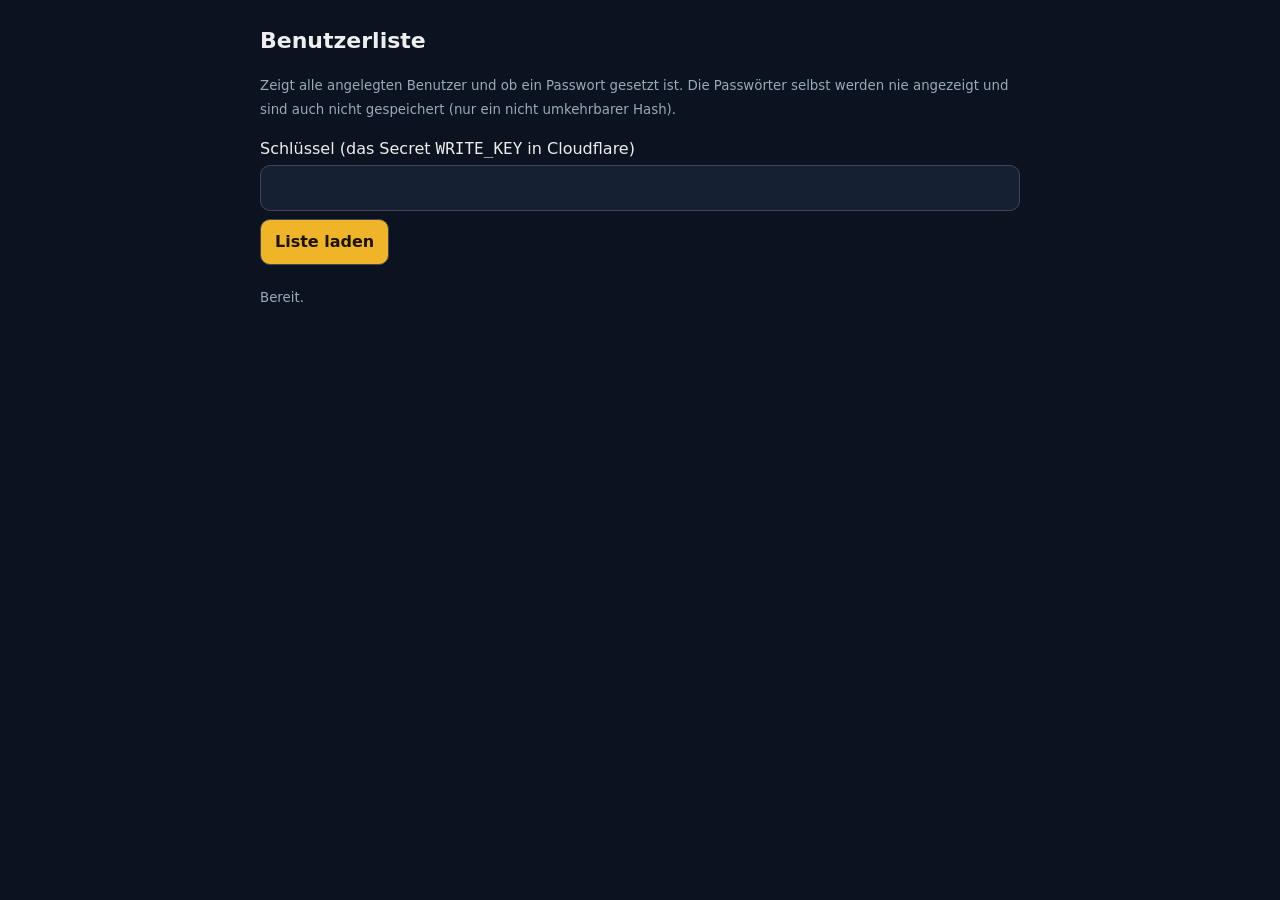
<file: benutzer-liste.html>
<!doctype html>
<html lang="de"><head><meta charset="utf-8"><meta name="viewport" content="width=device-width,initial-scale=1">
<title>Benutzerliste</title>
<style>
body{font:16px/1.5 system-ui;max-width:760px;margin:24px auto;padding:0 16px;background:#0b1220;color:#eee}
input,button{font:inherit;padding:10px 14px;border-radius:10px;border:1px solid #445;background:#162033;color:#eee;margin:4px 0}
input{width:100%;box-sizing:border-box}
button{background:#f0b429;color:#1b1404;font-weight:700;cursor:pointer;margin-right:6px}button.sec{background:#162033;color:#eee}button.del{background:#7f1d1d;color:#fff;padding:6px 12px;margin:0}
table{width:100%;border-collapse:collapse;margin-top:12px}th,td{padding:8px 10px;border-bottom:1px solid #26334d;text-align:left}th{color:#9ab;font-weight:600}
.ja{color:#f0b429;font-weight:700}.nein{color:#7bd88f}small{color:#9ab}h1{font-size:22px}.sys td:first-child{color:#9ab}
</style></head><body>
<h1>Benutzerliste</h1>
<p><small>Zeigt alle angelegten Benutzer und ob ein Passwort gesetzt ist. Die Passwörter selbst werden nie angezeigt und sind auch nicht gespeichert (nur ein nicht umkehrbarer Hash).</small></p>
<label>Schlüssel (das Secret <code>WRITE_KEY</code> in Cloudflare)
<input id="key" type="password" autocomplete="off"></label>
<button id="go" type="button">Liste laden</button>
<button id="csv" class="sec" type="button" hidden>Als Datei speichern (CSV)</button>
<p id="msg"><small>Bereit.</small></p>
<table id="tab" hidden><thead><tr><th>Benutzer</th><th>Passwort</th><th>Verknüpft</th><th>Zuletzt geändert</th><th></th></tr></thead><tbody></tbody></table>
<script>
const $=id=>document.getElementById(id);
const BASE=/github\.io$/.test(location.hostname)?"https://musik.carag.workers.dev":"";
let rows=[];
const fmt=s=>s?new Date(s).toLocaleString("de-AT",{dateStyle:"medium",timeStyle:"short"}):"–";
async function load(){
  $("msg").textContent="Bitte warten …";
  try{
    const r=await fetch(BASE+"/api/users",{headers:{"x-write-key":$("key").value}});
    const j=await r.json().catch(()=>({}));
    if(!r.ok||!j.ok){$("msg").textContent=j.fehler||("Fehler "+r.status);return;}
    rows=j.benutzer; const tb=$("tab").querySelector("tbody"); tb.replaceChildren();
    rows.forEach(u=>{const tr=document.createElement("tr"); if(u.system)tr.className="sys";
      [u.name+(u.system?" (Voreinstellung)":""),u.passwort?"ja":"nein",u.verknuepft||"–",fmt(u.geaendert)].forEach((t,i)=>{const td=document.createElement("td");td.textContent=t;if(i===1)td.className=u.passwort?"ja":"nein";tr.append(td);});
      const tdx=document.createElement("td");
      if(!u.system){const b=document.createElement("button");b.type="button";b.className="del";b.textContent="Löschen";b.onclick=()=>del(u.name);tdx.append(b);}
      tr.append(tdx); tb.append(tr);});
    $("tab").hidden=false; $("csv").hidden=false;
    $("msg").textContent=j.anzahl+" Einträge (Stand "+new Date().toLocaleString("de-AT")+")";
  }catch(e){$("msg").textContent="Server nicht erreichbar.";}
}
async function del(name){
  if(!$("key").value){$("msg").textContent="Bitte oben zuerst den Schlüssel (WRITE_KEY) eingeben.";return;}
  if(!confirm("Benutzer „"+name+"“ wirklich löschen?\nDer Benutzer und seine Voreinstellungen werden auf dem Server gelöscht."))return;
  try{
    const r=await fetch(BASE+"/user/"+encodeURIComponent(name),{method:"DELETE",headers:{"x-write-key":$("key").value}});
    const j=await r.json().catch(()=>({}));
    if(!r.ok){$("msg").textContent=r.status===401?"Schlüssel falsch.":(j.fehler||"Löschen fehlgeschlagen ("+r.status+").");return;}
    await load(); $("msg").textContent="„"+name+"“ gelöscht. "+$("msg").textContent;
  }catch(e){$("msg").textContent="Server nicht erreichbar.";}
}
$("go").onclick=load; $("key").addEventListener("keydown",e=>{if(e.key==="Enter")load();});
$("csv").onclick=()=>{
  const lines=["Benutzer;Passwort;Verknüpft;Zuletzt geändert",...rows.map(u=>[u.name,u.passwort?"ja":"nein",u.verknuepft,u.geaendert].join(";"))];
  const a=document.createElement("a");a.href=URL.createObjectURL(new Blob(["﻿"+lines.join("\r\n")],{type:"text/csv"}));a.download="benutzer.csv";a.click();
};
</script></body></html>
</file>
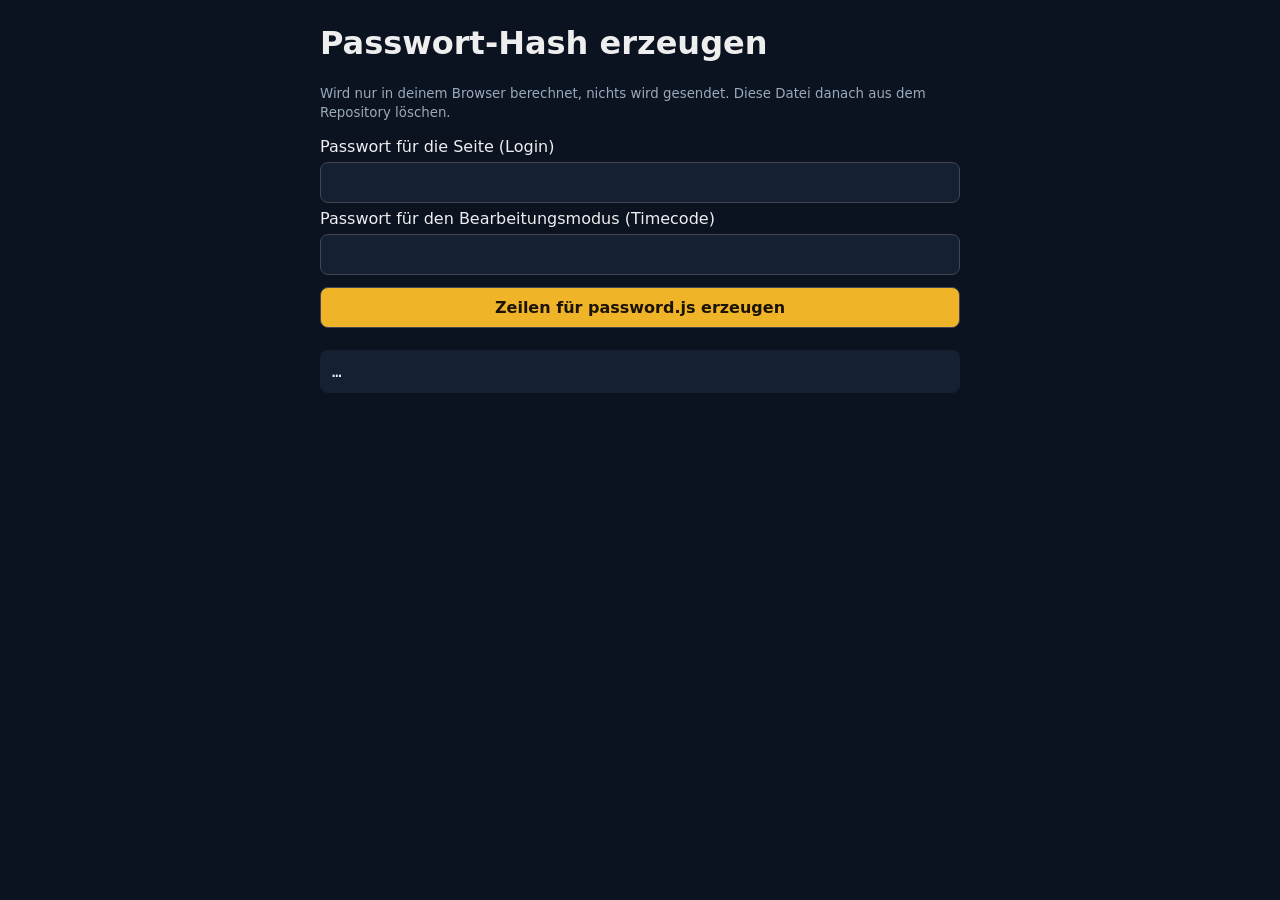
<file: passwort-hash.html>
<!doctype html>
<html lang="de"><head><meta charset="utf-8"><meta name="viewport" content="width=device-width,initial-scale=1">
<title>Passwort-Hash</title>
<style>body{font:16px system-ui;max-width:640px;margin:24px auto;padding:0 16px;background:#0b1220;color:#eee}input,button{font:inherit;padding:10px;border-radius:8px;border:1px solid #445;background:#162033;color:#eee;width:100%;box-sizing:border-box;margin:6px 0}button{background:#f0b429;color:#1b1404;font-weight:700;cursor:pointer}pre{background:#162033;padding:12px;border-radius:8px;white-space:pre-wrap;word-break:break-all}small{color:#9ab}</style></head><body>
<h1>Passwort-Hash erzeugen</h1>
<p><small>Wird nur in deinem Browser berechnet, nichts wird gesendet. Diese Datei danach aus dem Repository löschen.</small></p>
<label>Passwort für die Seite (Login)<input id="a" type="text" autocomplete="off"></label>
<label>Passwort für den Bearbeitungsmodus (Timecode)<input id="t" type="text" autocomplete="off"></label>
<button id="go" type="button">Zeilen für password.js erzeugen</button>
<pre id="out">…</pre>
<script>
async function h(x){const b=await crypto.subtle.digest("SHA-256",new TextEncoder().encode("jw-musik:"+x));return [...new Uint8Array(b)].map(v=>v.toString(16).padStart(2,"0")).join("")}
document.getElementById("go").onclick=async()=>{const a=document.getElementById("a").value,t=document.getElementById("t").value;
document.getElementById("out").textContent=
 (a?`window.APP_PASSWORD_HASH = "${await h(a)}";\n`:"")+(t?`window.TIMECODE_PASSWORD_HASH = "${await h(t)}";\n`:"")+"\n// Die alten Zeilen window.APP_PASSWORD = ... und window.TIMECODE_PASSWORD = ... löschen!";};
</script></body></html>
</file>
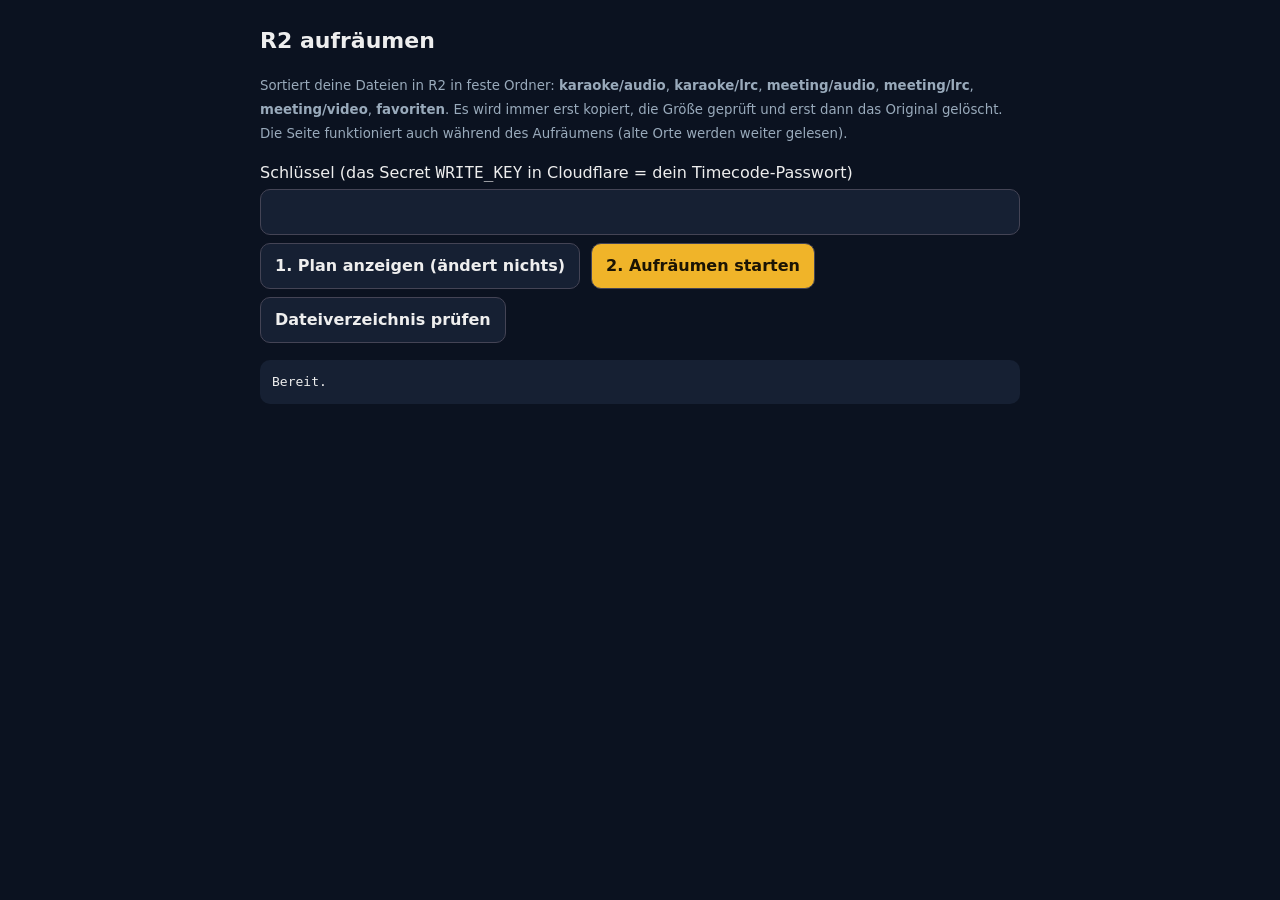
<file: r2-aufraeumen.html>
<!doctype html>
<html lang="de"><head><meta charset="utf-8"><meta name="viewport" content="width=device-width,initial-scale=1">
<title>R2 aufräumen</title>
<style>
body{font:16px/1.5 system-ui;max-width:760px;margin:24px auto;padding:0 16px;background:#0b1220;color:#eee}
input,button{font:inherit;padding:10px 14px;border-radius:10px;border:1px solid #445;background:#162033;color:#eee;margin:4px 0}
input{width:100%;box-sizing:border-box}
button{background:#f0b429;color:#1b1404;font-weight:700;cursor:pointer;margin-right:6px}button.sec{background:#162033;color:#eee}button:disabled{opacity:.5}
pre{background:#162033;padding:12px;border-radius:10px;white-space:pre-wrap;word-break:break-all;max-height:50vh;overflow:auto;font-size:13px}
small{color:#9ab}h1{font-size:22px}
</style></head><body>
<h1>R2 aufräumen</h1>
<p><small>Sortiert deine Dateien in R2 in feste Ordner: <b>karaoke/audio</b>, <b>karaoke/lrc</b>, <b>meeting/audio</b>, <b>meeting/lrc</b>, <b>meeting/video</b>, <b>favoriten</b>. Es wird immer erst kopiert, die Größe geprüft und erst dann das Original gelöscht. Die Seite funktioniert auch während des Aufräumens (alte Orte werden weiter gelesen).</small></p>
<label>Schlüssel (das Secret <code>WRITE_KEY</code> in Cloudflare = dein Timecode-Passwort)
<input id="key" type="password" autocomplete="off"></label>
<button id="plan" class="sec" type="button">1. Plan anzeigen (ändert nichts)</button>
<button id="run" type="button">2. Aufräumen starten</button>
<button id="idx" class="sec" type="button">Dateiverzeichnis prüfen</button>
<pre id="out">Bereit.</pre>
<script>
const $=id=>document.getElementById(id), out=t=>{$("out").textContent=t};
const hdr=()=>({"x-write-key":$("key").value});
async function call(path,opt={}){const r=await fetch(path,{...opt,headers:{...hdr(),...(opt.headers||{})}});const j=await r.json().catch(()=>({}));if(!r.ok||j.ok===false)throw new Error(j.fehler||("Fehler "+r.status));return j}
$("plan").onclick=async()=>{try{const j=await call("/api/r2-plan");out(j.anzahl+" Dateien werden verschoben:\n\n"+j.verschieben.map(m=>m.from+"\n   → "+m.to).join("\n")+(j.unveraendert_gelassen.length?"\n\nNicht zugeordnet (bleiben liegen):\n"+j.unveraendert_gelassen.join("\n"):""))}catch(e){out("⚠ "+e.message)}};
$("run").onclick=async()=>{
  if(!confirm("Dateien in R2 jetzt verschieben?"))return; $("run").disabled=true; let log="",total=0;
  try{ for(let i=0;i<500;i++){ const j=await call("/api/r2-run?limit=6",{method:"POST"}); total+=j.erledigt.length;
      log+=j.erledigt.map(m=>"✓ "+m.from+" → "+m.to).join("\n")+(j.erledigt.length?"\n":"")+j.probleme.map(m=>"⚠ "+m.from+": "+m.fehler).join("\n")+(j.probleme.length?"\n":"");
      out("Erledigt: "+total+" | noch offen: "+j.verbleibend+"\n\n"+log);
      if(!j.erledigt.length||j.verbleibend<=0)break; }
    out("Fertig. Verschoben: "+total+"\n\n"+log); }catch(e){out("⚠ "+e.message+"\n\n"+log)} $("run").disabled=false};
$("idx").onclick=async()=>{try{const r=await fetch("/api/media-index?refresh=1");const j=await r.json();out(JSON.stringify(j.anzahl,null,1)+"\n\nMeeting-Audio: "+Object.keys(j.meeting.audio).join(", ")+"\nVideos: "+Object.keys(j.meeting.video).join(", ")+"\nMeeting-Texte: "+Object.keys(j.meeting.lrc).join(", ")+"\nKaraoke-Audio: "+Object.keys(j.karaoke.audio).length+" Lieder")}catch(e){out("⚠ "+e.message)}};
</script></body></html>
</file>
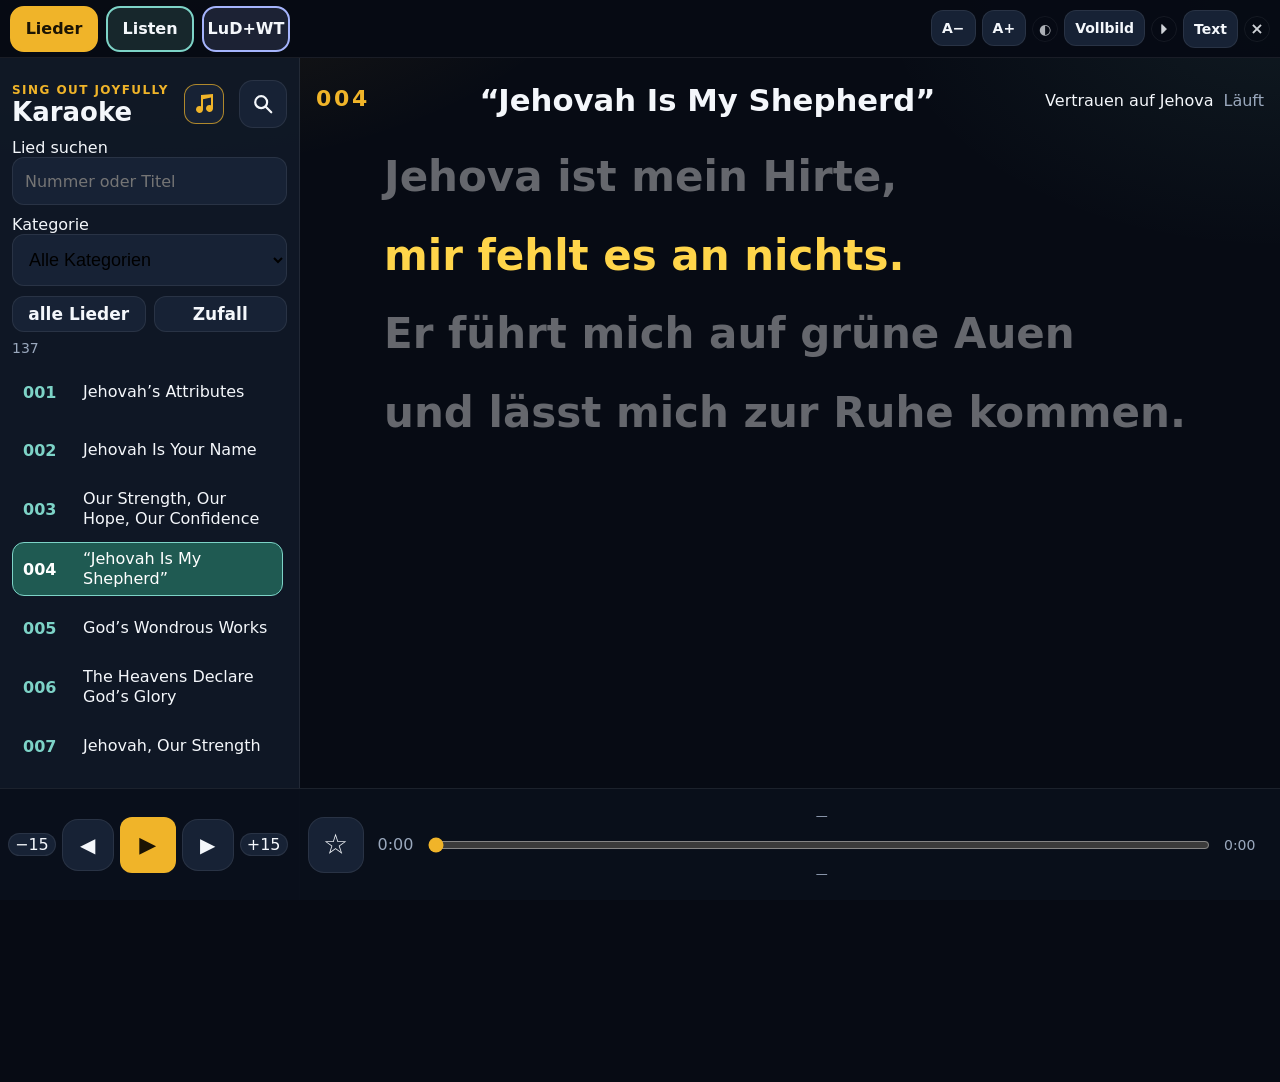
<file: vorschau.html>
<!DOCTYPE html>
<html lang="de">
<head>
<meta charset="UTF-8" />
<meta name="viewport" content="width=device-width, initial-scale=1" />
<meta name="robots" content="noindex" />
<title>Design-Vorschau</title>
<link rel="stylesheet" href="style.css" />
<link rel="stylesheet" href="skins.css" />
<link rel="stylesheet" href="skins2.css" />
<link rel="stylesheet" href="skins3.css" />
<link rel="stylesheet" href="skins4.css" />
<link rel="stylesheet" href="skins5.css" />
<link rel="stylesheet" href="covers.css" />
<link rel="stylesheet" href="v116.css" />
<link rel="stylesheet" href="v118.css" />
<link rel="stylesheet" href="v119.css" />
<link rel="stylesheet" href="v124.css" />
<link rel="stylesheet" href="v125.css" />
<link rel="stylesheet" href="v126.css" />
<link rel="stylesheet" href="v128.css" />
<link rel="stylesheet" href="v130.css" />
<link rel="stylesheet" href="v131.css" />
<link rel="stylesheet" href="v148.css" />
<style>
#toTopBtn,.tags-mini,.egg{display:none!important} html,body{overflow:hidden} body *{pointer-events:none} #loginGate,#titleIntro{display:none!important}
.pv-hide{display:none!important}
.pv-stage-car{position:relative;width:100%;height:100%;min-height:300px;perspective:1400px;overflow:hidden}
.pv-stage-car .sc-item{position:absolute;left:50%;top:50%;object-fit:cover;border-radius:3.5%;box-shadow:0 18px 50px rgba(0,0,0,.55);background:var(--panel-2)}
.pv-cv{background:linear-gradient(135deg,var(--panel-2),var(--accent));display:block}
.pv-over{position:fixed;inset:0;z-index:9000;overflow:hidden;background:var(--bg)}
@media (max-width:760px){ body.pv-start:not(.pv-side) aside, body.pv-kar:not(.pv-side) aside, body.pv-play:not(.pv-side) aside { display:none!important } }
.pv-over.cg .cg-body{overflow:hidden}
.pv-set{position:fixed;inset:0;z-index:9000;display:grid;place-items:center;background:var(--bg);overflow:hidden}
.pv-set .login-card{max-height:96%;overflow:hidden;width:min(94%,760px)}
</style>
</head>
<body class="no-verbar tesla-tab-list">
<header class="topbar">
    <div class="tb-main">
      <button id="menuToggle" class="lieder-toggle" type="button" aria-expanded="true">Lieder</button>
      <button id="eigeneToggle" class="lieder-toggle" type="button" aria-pressed="false">Listen</button>
      <button id="ludwtToggle" class="lieder-toggle" type="button" aria-pressed="false">LuD+WT</button>
    </div>
    <div class="tb-tools">
    <div id="listTools" class="list-tools" hidden>
      <button id="listSmaller" class="ghost" type="button" aria-label="Liste kleiner">A−</button>
      <button id="listLarger" class="ghost" type="button" aria-label="Liste größer">A+</button>
      <button id="coverGalleryBtn" class="ghost cover-gal-btn" type="button" aria-label="Cover-Galerie" title="Cover-Galerie"><svg viewBox="0 0 24 24" width="22" height="22" aria-hidden="true" fill="currentColor"><path d="M3 3h8v8H3zm10 0h8v8h-8zM3 13h8v8H3zm10 0h8v8h-8z"/></svg></button>
      <button id="splitLeft" class="ghost" type="button" aria-label="Liste schmaler">←</button>
      <button id="splitRight" class="ghost" type="button" aria-label="Liste breiter">→</button>
    </div>
    <div id="favTools" class="fav-tools-main" hidden>
      <button id="syncFav" class="chip" type="button">Einstellungen</button>
    </div>
    <div class="top-actions">
      <button id="smallerBtn" class="ghost" type="button" aria-label="Schrift kleiner">A−</button>
      <button id="largerBtn" class="ghost" type="button" aria-label="Schrift größer">A+</button>
      <button id="themeBtn" class="ghost" type="button" aria-label="Design wechseln" title="Design wechseln">◐</button>
      <button id="remoteBtn" class="ghost" type="button" hidden title="Sync mit anderem Gerät (Fernsteuerung)">Sync</button>
      <button id="fullscreenBtn" class="ghost" type="button">Vollbild</button>
      <button id="autoStartBtn" class="ghost auto-ico" type="button" aria-pressed="false" aria-label="Autoplay beim Öffnen">⏵</button>
      <button id="refreshBtn" class="ghost" type="button" hidden>Neu laden</button>
      <a id="lyricsLink" class="ghost text-link" href="https://www.jw.org/en/library/music-songs/sing-out-joyfully/" target="_blank" rel="noopener">Text</a>
      <button id="closeSidebar" class="ghost x-ico" type="button" aria-label="Auswahlliste ausblenden" title="Auswahlliste ausblenden">×</button>
      <button id="logoutBtn" class="ghost" type="button" hidden>Logout</button>
    </div>
    </div>
  </header>
  <div class="app">
    <aside id="sidebar" class="sidebar">
      <header class="brand">
        <div>
          <p class="eyebrow">Sing Out Joyfully</p>
          <h1><button id="homeBtn" class="home-link" type="button">Karaoke</button><button id="ludwtSingle" class="mode-ico" type="button" aria-pressed="false" aria-label="Lieder einzeln abspielen (danach stoppen)" title="Lieder einzeln: nach jedem Lied stoppen. Aus: alle der Reihe nach.">■</button><button id="listRepeat" class="mode-ico" type="button" aria-pressed="true" aria-label="Liste wiederholen" title="Liste nach dem Ende wiederholen (auch im Zufallsmodus)">↻</button></h1>
        </div>
        <button id="playerToggle" class="ghost player-icon" type="button" aria-label="Player" aria-pressed="true"></button>
        <button id="lyricSearchToggle" class="ghost" type="button" aria-label="im Liedtext suchen"><svg viewBox="0 0 24 24" width="22" height="22" aria-hidden="true" fill="none" stroke="currentColor" stroke-width="2.4" stroke-linecap="round"><circle cx="10" cy="10" r="6.5"/><path d="M15 15l6 6"/></svg></button>
      </header>

      <div id="playlistBar" class="playlist-bar" hidden>
        <label id="playlistSelectWrap" class="search-wrap" hidden>
          <span class="sr-only">Liste</span>
          <select id="playlistSelect">
            <option value="">Liste wählen</option>
          </select>
        </label>
        <div id="playlistButtons" class="playlist-list"></div>
        <div id="playlistCreateBox" class="playlist-create" hidden>
          <input id="playlistName" type="text" placeholder="Name der Liste" autocomplete="off" />
          <button id="playlistCreate" class="chip" type="button">Erstellen</button>
        </div>
        <div id="playlistEdit" class="edit-tools" hidden>
          <input id="playlistRename" type="text" placeholder="Name ändern" autocomplete="off" />
          <button id="playlistRenameBtn" class="chip" type="button">Umbenennen</button>
          <button id="playlistDelete" class="chip danger" type="button">Löschen</button>
          <button id="playlistDeleteConfirm" class="chip danger" type="button" hidden>Wirklich löschen?</button>
        </div>
      </div>

      <div id="ludwtBar" class="playlist-bar ludwt-bar" hidden>
        <label class="search-wrap">
          <span class="sr-only">Woche</span>
          <select id="ludwtWeek" aria-label="Woche wählen"></select>
        </label>
        <button id="ludwtPlay" class="chip" type="button">▶ Woche abspielen</button>
        <div class="ludwt-nav">
          <button id="ludwtPrev" class="chip" type="button" aria-label="Woche davor"><span class="nv-t">◀ Woche zurück</span><small class="nv-d"></small></button>
          <button id="ludwtNext" class="chip" type="button" aria-label="Woche danach"><span class="nv-t">Woche vor ▶</span><small class="nv-d"></small></button>
        </div>
        <p id="ludwtInfo" class="ludwt-info"></p>
      </div>

      <label id="lyricSearchWrap" class="search-wrap" hidden>
        <span class="sr-only">im Liedtext suchen</span>
        <input id="lyricSearch" type="search" inputmode="search" placeholder="im Liedtext suchen" autocomplete="off" />
      </label>

      <label class="search-wrap">
        <span class="sr-only">Lied suchen</span>
        <input id="songSearch" type="search" inputmode="search" placeholder="Nummer oder Titel" autocomplete="off" />
      </label>

      <label class="search-wrap">
        <span class="sr-only">Kategorie</span>
        <select id="categoryFilter">
          <option value="">Alle Kategorien</option>
        </select>
      </label>
      <div id="categoryList" class="cat-list" hidden></div>
      <div id="sourceFilter" class="source-filter" hidden></div>

      <div class="filters">
        <button id="tagsBtn" class="lang-mini tags-mini" type="button" aria-pressed="false" title="Kleine Kennzeichen (Icons) bei den Liedern: kurz / immer / aus"></button>
        <button id="favoritesToggle" class="chip" type="button" aria-pressed="false">alle Lieder</button>
        <button id="shuffleBtn" class="chip" type="button" aria-pressed="false">Zufall</button>
        <span id="songCount" class="count">137</span>
      </div>

      <ul id="songList" class="song-list" aria-label="Lieder"><li class="song-row"><button type="button" class="song-btn"><strong>001</strong><span>Jehovah’s Attributes</span></button></li><li class="song-row"><button type="button" class="song-btn"><strong>002</strong><span>Jehovah Is Your Name</span></button></li><li class="song-row"><button type="button" class="song-btn"><strong>003</strong><span>Our Strength, Our Hope, Our Confidence</span></button></li><li class="song-row"><button type="button" class="song-btn active"><strong>004</strong><span>“Jehovah Is My Shepherd”</span></button></li><li class="song-row"><button type="button" class="song-btn"><strong>005</strong><span>God’s Wondrous Works</span></button></li><li class="song-row"><button type="button" class="song-btn"><strong>006</strong><span>The Heavens Declare God’s Glory</span></button></li><li class="song-row"><button type="button" class="song-btn"><strong>007</strong><span>Jehovah, Our Strength</span></button></li></ul>
      <label id="sortWrap" class="search-wrap sort-wrap" hidden>
        <span class="sr-only">Sortieren</span>
        <select id="sortSel"><option value="">Sortieren nach … (Standard: Nummer)</option><option value="num">Lied-Nummer</option><option value="name">Name des Liedes</option><option value="cat">Kategorie</option></select>
      </label>
      <div id="listFoot" class="list-foot">
        <button id="footToggle" class="foot-toggle" type="button" aria-expanded="false" aria-label="Weitere Tasten ein-/ausblenden">›</button>
        <div id="footBtns" class="foot-btns" hidden>
          <button id="footSettings" class="chip" type="button">Einstellungen</button>
          <button id="footAdvanced" class="chip" type="button">Erweiterte Optionen</button>
          <button id="footGallery" class="chip" type="button">Galerie</button>
        </div>
      </div>
    </aside>
    <button id="toTopBtn" class="to-top" type="button" aria-label="Nach oben">↑</button>
    <button id="panelShow" class="chip panel-show" type="button" hidden>Panel</button>
    <div id="splitHandle" class="split-handle" hidden></div>

    <main class="stage">
      <section class="now">
        <div class="title-row" id="titleRow" hidden>
          <p id="currentNumber" class="eyebrow song-number">—</p>
          <button id="favoriteBtn" class="star-btn" type="button" aria-pressed="false" aria-label="Favorit" hidden>☆</button>
        </div>
        <h2 id="currentTitle"></h2>
        <div class="meta-row">
          <p id="currentCategory" class="meta"></p>
          <p id="currentStatus"></p>
        </div>
      <div id="versionBar" class="version-bar" hidden>
        <div class="seg" role="group" aria-label="Fassung">
          <button class="seg-btn" type="button" data-ver="karaoke" aria-pressed="true">Karaoke</button>
          <button class="seg-btn" type="button" data-ver="meeting" aria-pressed="false">Instrumental</button>
          <button class="seg-btn" type="button" data-ver="video" aria-pressed="false">Video</button>
          <button class="seg-btn" type="button" data-ver="sung" aria-pressed="false">Zusammenkünfte</button>
        </div>
        <button id="verText" class="seg-btn text-opt" type="button" aria-pressed="false" hidden>Karaoketext anzeigen</button>
        <button id="verView" class="seg-btn text-opt" type="button" aria-pressed="false" hidden>Text statt Video</button>
      </div>
      </section>

      <section id="lyrics" class="lyrics"></section>
    </main>
  </div>

  <footer class="flyer" aria-label="Wiedergabe">
    <div class="transport">
      <button id="back15" class="round" type="button" aria-label="15 Sekunden zurück">−15</button>
      <button id="prevBtn" class="round nav" type="button" aria-label="Vorheriges Lied">◀</button>
      <button id="playBtn" class="round play" type="button" aria-label="Play">▶</button>
      <button id="nextBtn" class="round nav" type="button" aria-label="Nächstes Lied">▶</button>
      <button id="fwd15" class="round" type="button" aria-label="15 Sekunden vor">+15</button>
      <button id="favoriteBtn2" class="round fav2" type="button" aria-pressed="false" aria-label="Favorit">☆</button>
      <div id="bufBar" class="buf-bar" aria-hidden="true"><i></i></div>
    </div>
    <div class="timeline">
      <div class="nav-row"><p id="prevSong" class="nav-song">—</p><button id="waveToggle" class="chip wave-toggle" type="button" hidden>Welle</button></div>
      <div class="bar-row">
        <button id="currentTime" class="time-btn" type="button" title="Lied neu starten">0:00</button>
        <input id="progressBar" type="range" min="0" max="1000" value="0" aria-label="Position" />
        <span id="duration">0:00</span>
      </div>
      <canvas id="spectrum" class="spectrum" hidden></canvas>
      <p id="nextSong" class="nav-song">—</p>
    </div>
  </footer>
<div id="pvOver" class="pv-hide"></div>
<template id="tStart"><div id="startPanel" class="start-panel">
          <p class="eyebrow">Sing Out Joyfully</p>
          <img class="start-image" src="start-bg.png" alt="" />
          <div class="start-actions">
            <button id="playAllBtn" class="chip" type="button">alle Lieder</button>
            <button id="playFavBtn" class="chip" type="button">Favoriten</button>
          </div>
          
          
        </div>
      </template>
<template id="tSet"><form id="codeForm" class="login-card has-ludwt settings-mode topics-on" data-topic="alle">
      <div class="who-badge" aria-label="Sync-Status" data-k="falsefalse"><div class="wbox"><div class="wt">Sync</div><button type="button" class="w " title="nicht eingestellt">Benutzer: <b>–</b></button><button type="button" class="w " title="nicht eingestellt">Favoriten: <b>–</b></button></div></div>
      <div class="code-x-wrap"><button class="code-x" type="button" aria-label="Fenster schließen" title="Fenster schließen">×</button></div>
      <p class="eyebrow">Menü</p>
      
      <h2>Einstellungen</h2>
      <div class="set-tabs" role="tablist">
        <button class="seg-btn" type="button" data-settab="allgemein" aria-pressed="true">Allgemein</button>
        <button class="seg-btn" type="button" data-settab="design" aria-pressed="false">Design</button>
        <button class="seg-btn" type="button" data-grp="daten" aria-pressed="false">Sichern</button>
        <button class="seg-btn" type="button" data-grp="sync" aria-pressed="false">Synchronisieren</button>
        <button class="seg-btn" type="button" data-grp="bewert" aria-pressed="false">Anpassungen</button>
        
        
        
        
      </div><div class="set-search"><input type="search" placeholder="Einstellung suchen …" aria-label="Einstellungen durchsuchen" data-v119="1" value=""></div>
      
      
      
      
      
      
      
      
      
      
      
      
      
      
      
      
      
      
      
      <div data-tab="allgemein" class="set-tabs sub-tabs">
        <button class="seg-btn" type="button" data-sub="einst" aria-pressed="true">Einstellungen</button>
        <button class="seg-btn" type="button" data-sub="vor" aria-pressed="false">Voreinstellungen</button>
        
      </div><nav class="set-topics" data-tab="allgemein" data-sub="einst tesla" aria-label="Themen"><button type="button" class="seg-btn topic-btn" data-topic="alle" aria-pressed="true">Alle anzeigen</button><button type="button" class="seg-btn topic-btn" data-topic="start" aria-pressed="false">Startseite</button><button type="button" class="seg-btn topic-btn" data-topic="liste" aria-pressed="false">Liedliste</button><button type="button" class="seg-btn topic-btn" data-topic="listen" aria-pressed="false">Listen und ähnliche Lieder</button><button type="button" class="seg-btn topic-btn" data-topic="wieder" aria-pressed="false">Wiedergabe</button><button type="button" class="seg-btn topic-btn" data-topic="player" aria-pressed="false">Player und Fernsteuerung</button><button type="button" class="seg-btn topic-btn" data-topic="text" aria-pressed="false">Karaoke-Text</button><button type="button" class="seg-btn topic-btn" data-topic="cover" aria-pressed="false">Cover</button><button type="button" class="seg-btn topic-btn" data-topic="gal" aria-pressed="false">Galerie</button><button type="button" class="seg-btn topic-btn" data-topic="einfach" aria-pressed="false">Einfache Ansicht</button><button type="button" class="seg-btn topic-btn" data-topic="anz" aria-pressed="false">Abstände und Schutz</button><button type="button" class="seg-btn topic-btn" data-topic="ki" aria-pressed="false">KI und Bewertungen</button><button type="button" class="seg-btn topic-btn topic-tesla" data-topic="tesla" aria-pressed="false">Tesla (im Auto)</button><button type="button" class="seg-btn topic-btn" data-topic="sonst" aria-pressed="false">Schnellaktionen</button></nav>
      
      
      
      
      
      
      
      
      
      
      <h3 class="set-grp" data-tab="allgemein" data-sub="einst" data-v128="wieder">Wiedergabe</h3><p class="set-grp-d" data-tab="allgemein" data-sub="einst" data-v128="wieder">Wie Lieder starten, weiterlaufen und gesteuert werden.</p><div class="tp-sec" data-tab="allgemein" data-sub="einst"><div data-tab="allgemein" data-sub="einst" class="autoplay-box" data-topic-box="1">
        <p class="ap-title" data-topics="wieder">Start und Weiterspielen</p>
        <label class="set-row check" data-topics="wieder"><input type="checkbox"> Beim Öffnen automatisch abspielen</label>
        <small class="set-hint" data-topics="wieder">Die Seite startet das zuletzt gehörte Lied von selbst, sobald du sie öffnest. Praktisch im Auto. Mit dem kleinen ⏵ oben rechts schaltest du das jederzeit um. Manche Browser erlauben den Start erst nach einem Tipp.</small>
        <label class="set-row check" data-topics="wieder"><input type="checkbox"> Automatisch nur Karaoke-Lieder spielen</label>
        <small class="set-hint" data-topics="wieder">Mit Haken läuft nach jedem Lied automatisch (in der Reihenfolge der Liste oder im Zufall) nur das nächste Karaoke-Lied weiter. Lieder, zu denen es noch keine Karaoke-MP3 gibt, werden übersprungen; die wählst du von Hand. Ohne Haken laufen auch diese Lieder automatisch mit. Die Tasten ◀ ▶ und die Auswahl in der Liste bleiben immer frei.</small>
      </div><div class="autoplay-box v128-box" data-topic-box="1"><p class="ap-title" data-topics="wieder">Start im Browser (stumm, Tipp, nach App-Wechsel)</p><label class="set-row" data-topics="wieder">Nach Rückkehr in den Browser <select><option value="pause">Pause bleibt Pause</option><option value="auto">wie bisher</option><option value="always">immer weiter</option></select></label><small class="set-hint" data-topics="wieder">Pause bleibt Pause: ein pausiertes Lied startet nach einem App-Wechsel nicht von selbst. Tesla-Standard: wie bisher.</small><label class="set-row check" data-topics="wieder"><input type="checkbox"> Ein Tipp irgendwo startet das Lied, wenn der Browser den Start blockiert</label><label class="set-row check" data-topics="wieder"><input type="checkbox"> Blockiert der Browser den Start: stumm beginnen, erster Tipp schaltet den Ton ein</label><small class="set-hint" data-topics="wieder">Beides auch durch langes Drücken auf die Autoplay-Taste (⏵ oben rechts) einstellbar.</small></div><div class="autoplay-box v128-box" data-topic-box="1"><p class="ap-title" data-topics="wieder">Springen</p><label class="set-row" data-topics="wieder">Springen zurück (Sekunden) <input type="range" class="num-rng" min="1" max="300" step="1" title="Empfohlener Bereich: 1 bis 300" aria-label="Empfohlener Bereich: 1 bis 300"><input type="number" min="1" max="300" inputmode="numeric" data-stp="1"><span class="stp"><button type="button" aria-label="um 1 erhöhen" tabindex="-1"><svg viewBox="0 0 24 24" width="12" height="12" aria-hidden="true"><path d="M5 16l7-8 7 8z" fill="currentColor"></path></svg></button><button type="button" aria-label="um 1 verringern" tabindex="-1"><svg viewBox="0 0 24 24" width="12" height="12" aria-hidden="true"><path d="M5 8l7 8 7-8z" fill="currentColor"></path></svg></button></span></label><label class="set-row" data-topics="wieder">Springen vor (Sekunden) <input type="range" class="num-rng" min="1" max="300" step="1" title="Empfohlener Bereich: 1 bis 300" aria-label="Empfohlener Bereich: 1 bis 300"><input type="number" min="1" max="300" inputmode="numeric" data-stp="1"><span class="stp"><button type="button" aria-label="um 1 erhöhen" tabindex="-1"><svg viewBox="0 0 24 24" width="12" height="12" aria-hidden="true"><path d="M5 16l7-8 7 8z" fill="currentColor"></path></svg></button><button type="button" aria-label="um 1 verringern" tabindex="-1"><svg viewBox="0 0 24 24" width="12" height="12" aria-hidden="true"><path d="M5 8l7 8 7-8z" fill="currentColor"></path></svg></button></span></label><small class="set-hint" data-topics="wieder">So viele Sekunden springt die Taste rechts neben Play vor.</small></div></div><h3 class="set-grp" data-tab="allgemein" data-sub="einst" data-v128="liste">Liedliste</h3><p class="set-grp-d" data-tab="allgemein" data-sub="einst" data-v128="liste">Was in der Liedliste steht und wie sie aussieht.</p><div class="tp-sec" data-tab="allgemein" data-sub="einst"><div data-tab="allgemein" data-sub="einst" class="autoplay-box" data-topic-box="1">
        <p class="ap-title" data-topics="liste">Weitere Lieder</p>
        <label class="set-row check" data-topics="liste"><input type="checkbox"> Weitere Lieder aus den anderen Verzeichnissen (Instrumental, Zusammenkünfte, Video) in der Liste anzeigen</label>
        <small class="set-hint" data-topics="liste">Normalerweise zeigt die Liste nur Lieder mit Karaoke-MP3. Mit dem Haken kommen auch Lieder dazu, die es nur als Instrumental, Zusammenkünfte-Aufnahme oder Video gibt. Dann erscheint bei aktiver Lupe eine Auswahl „Karaoke / Instrumental / Video / Zusammenkünfte“. Diese Lieder sind farblich abgesetzt und lassen sich ganz normal in Wiedergabelisten speichern.</small>
      </div><div data-tab="allgemein" data-sub="einst" class="autoplay-box" data-topic-box="1">
        <p class="ap-title" data-topics="liste">Kennzeichen in der Liste</p>
        <label class="set-row check" data-topics="liste"><input type="checkbox"> Kleine Art-Kennzeichen (K, ♪, ▶, Z) unter den Liedern in der Auswahl anzeigen</label>
        <label class="set-row check" data-topics="liste"><input type="checkbox"> Nur kurz einblenden (beim Start eines Liedes), mit der Maus darüber wieder anzeigen</label>
        <small class="set-hint" data-topics="liste">Die kleinen Buchstaben unter dem Liedtitel zeigen, bei welchen Arten ein Lied vorhanden ist. Im Tesla kannst du sie ausschalten, wenn sie stören. Sie erscheinen nur, wenn „Weitere Lieder“ aktiv ist.</small>
      </div><div data-tab="allgemein" data-sub="einst" class="autoplay-box" data-topic-box="1">
        <p class="ap-title" data-topics="liste">Art-Buttons</p>
        <label class="set-row check" data-topics="liste"><input type="checkbox"> Art-Buttons (Karaoke / Instrumental / Video / Zusammenkünfte) immer anzeigen</label>
        <label class="set-row check" data-topics="liste"><input type="checkbox"> Nur kurz einblenden (beim Start eines Liedes), mit der Maus darüber wieder anzeigen</label>
        <label class="set-row" data-topics="liste">Ausblenden nach (Sekunden; gilt für Art-Buttons und Kennzeichen) <input type="range" class="num-rng" min="1" max="60" step="1" title="Empfohlener Bereich: 1 bis 60" aria-label="Empfohlener Bereich: 1 bis 60"><input type="number" min="1" max="60" inputmode="numeric" data-stp="1"><span class="stp"><button type="button" aria-label="um 1 erhöhen" tabindex="-1"><svg viewBox="0 0 24 24" width="12" height="12" aria-hidden="true"><path d="M5 16l7-8 7 8z" fill="currentColor"></path></svg></button><button type="button" aria-label="um 1 verringern" tabindex="-1"><svg viewBox="0 0 24 24" width="12" height="12" aria-hidden="true"><path d="M5 8l7 8 7-8z" fill="currentColor"></path></svg></button></span></label>
        <small class="set-hint" data-topics="liste">Die Art-Buttons wechseln beim aktuellen Lied zwischen Karaoke, Instrumental, Video und Zusammenkünfte. „Nur kurz einblenden“ blendet sie nach der eingestellten Zeit aus, damit sie nicht stören; ein Tipp oder die Maus darüber zeigt sie wieder. Sonst erscheinen sie nur bei aktiven erweiterten Optionen (Lupe) und im Bearbeitungsmodus.</small>
      </div><div data-tab="allgemein" data-sub="einst" class="autoplay-box" data-topic-box="1">
        <button class="carag-open" type="button" aria-label="Weitere Einstellungen" data-topics="liste"><svg viewBox="0 0 24 24" width="16" height="16" aria-hidden="true"><path fill="currentColor" fill-rule="evenodd" d="M3 2.5l5.2 4h7.6l5.2-4V12c0 5.2-4 9.5-9 9.5S3 17.200 3 12zM8.600 11.200a1.100 1.100 0 100 2.200 1.100 1.100 0 000-2.200zm6.800 0a1.100 1.100 0 100 2.200 1.100 1.100 0 000-2.200zM12 15l-1.400 1.200h2.800z"></path></svg></button>
        <p class="ap-title" data-topics="liste">Favoriten-Stern</p>
        <div class="set-row" data-topics="liste">Anzeigen:
          <label class="fl-mode"><input type="radio" name="favPlace" value="top"> oben</label>
          <label class="fl-mode"><input type="radio" name="favPlace" value="bottom"> unten (Player)</label>
          <label class="fl-mode"><input type="radio" name="favPlace" value="both"> beide</label>
        </div>
        <label class="set-row" data-topics="liste">Tesla-Player (Mediensteuerung):
          <select><option value="off">Keine Taste</option><option value="back">Zurückspringen-Taste = Favorit</option><option value="fwd">Vorspringen-Taste = Favorit</option></select></label>
        <small class="set-hint" data-topics="liste">Der Tesla-eigene Player erlaubt keine eigenen Tasten. Ein ★ vor dem Titel zeigt dort den Favoriten an. Wenn der Tesla eine Springen-Taste anzeigt, kann sie hier als Favoriten-Taste dienen (dann springt sie nicht mehr).</small>
      </div><div data-tab="allgemein" data-sub="einst" class="autoplay-box adv-part" data-topic-box="1">
        <p class="ap-title" data-topics="liste">Größe der Liste</p>
        <label class="set-row" data-topics="liste">Schriftgröße Auswahlfenster <input type="range" class="num-rng" min="10" max="48" step="1" title="Empfohlener Bereich: 10 bis 48" aria-label="Empfohlener Bereich: 10 bis 48"><input type="number" min="10" max="48" inputmode="numeric" data-stp="1"><span class="stp"><button type="button" aria-label="um 1 erhöhen" tabindex="-1"><svg viewBox="0 0 24 24" width="12" height="12" aria-hidden="true"><path d="M5 16l7-8 7 8z" fill="currentColor"></path></svg></button><button type="button" aria-label="um 1 verringern" tabindex="-1"><svg viewBox="0 0 24 24" width="12" height="12" aria-hidden="true"><path d="M5 8l7 8 7-8z" fill="currentColor"></path></svg></button></span></label>
        <small class="set-hint" data-topics="liste">Größe der Schrift in der Liedliste (10 bis 48). Das geht auch mit A− und A+ über der Liste.</small>
        <label class="set-row" data-topics="liste">Breite Auswahlfenster (px) <input type="range" class="num-rng" min="180" max="1200" step="1" title="Empfohlener Bereich: 180 bis 1200" aria-label="Empfohlener Bereich: 180 bis 1200"><input type="number" min="180" max="1200" inputmode="numeric" data-stp="1"><span class="stp"><button type="button" aria-label="um 1 erhöhen" tabindex="-1"><svg viewBox="0 0 24 24" width="12" height="12" aria-hidden="true"><path d="M5 16l7-8 7 8z" fill="currentColor"></path></svg></button><button type="button" aria-label="um 1 verringern" tabindex="-1"><svg viewBox="0 0 24 24" width="12" height="12" aria-hidden="true"><path d="M5 8l7 8 7-8z" fill="currentColor"></path></svg></button></span></label>
        <small class="set-hint" data-topics="liste">Breite der Liedliste in Pixeln (180 bis 1200). Mit den Pfeilen ← → über der Liste geht es auch. Auf dem Handy füllt die Liste meist die ganze Breite.</small>
      </div></div><h3 class="set-grp" data-tab="allgemein" data-sub="einst" data-v128="text">Karaoke-Text</h3><p class="set-grp-d" data-tab="allgemein" data-sub="einst" data-v128="text">Wie der mitlaufende Text aussieht und in welcher Sprache die Musik läuft.</p><div class="tp-sec" data-tab="allgemein" data-sub="einst"><div class="autoplay-box v128-box" data-topic-box="1"><p class="ap-title" data-topics="text">Schrift und Lage</p><label class="set-row" data-topics="text">Schriftgröße Karaoke-Text <input type="range" class="num-rng" min="10" max="200" step="1" title="Empfohlener Bereich: 10 bis 200" aria-label="Empfohlener Bereich: 10 bis 200"><input type="number" min="10" max="200" inputmode="numeric" data-stp="1"><span class="stp"><button type="button" aria-label="um 1 erhöhen" tabindex="-1"><svg viewBox="0 0 24 24" width="12" height="12" aria-hidden="true"><path d="M5 16l7-8 7 8z" fill="currentColor"></path></svg></button><button type="button" aria-label="um 1 verringern" tabindex="-1"><svg viewBox="0 0 24 24" width="12" height="12" aria-hidden="true"><path d="M5 8l7 8 7-8z" fill="currentColor"></path></svg></button></span></label><label class="set-row" data-topics="text">Ausrichtung Karaoke-Text <select><option value="skin">Design</option><option value="left">links</option><option value="center">Mitte</option><option value="right">rechts</option></select></label><small class="set-hint" data-topics="text">„Design“ übernimmt die Ausrichtung des gewählten Designs. Sonst steht der Text immer links, in der Mitte oder rechts.</small><label class="set-row" data-topics="text">Höhe der aktiven Karaoke-Zeile (% von oben, Standard 33) <input type="range" class="num-rng" min="5" max="95" step="1" title="Empfohlener Bereich: 5 bis 95" aria-label="Empfohlener Bereich: 5 bis 95"><input type="number" min="5" max="95" inputmode="numeric" data-stp="1"><span class="stp"><button type="button" aria-label="um 1 erhöhen" tabindex="-1"><svg viewBox="0 0 24 24" width="12" height="12" aria-hidden="true"><path d="M5 16l7-8 7 8z" fill="currentColor"></path></svg></button><button type="button" aria-label="um 1 verringern" tabindex="-1"><svg viewBox="0 0 24 24" width="12" height="12" aria-hidden="true"><path d="M5 8l7 8 7-8z" fill="currentColor"></path></svg></button></span></label><small class="set-hint" data-topics="text">Wo die gerade gesungene Zeile auf dem Bildschirm steht, in Prozent von oben. Kleiner = weiter oben, dann siehst du mehr kommende Zeilen.</small></div><div class="autoplay-box v128-box" data-topic-box="1"><p class="ap-title" data-topics="text">Sprache der Musik</p><label class="set-row" data-topics="text">Sprache der Musik <select><option value="en">Englisch</option><option value="de">Deutsch</option></select></label><label class="set-row check" data-topics="text"><input type="checkbox"> Warnen, wenn Cover und Musik verschiedene Sprachen haben</label><small class="set-hint" data-topics="text">Ein Hinweisfenster erscheint, wenn du ein deutsches Cover mit englischer Musik (oder umgekehrt) kombinierst. Es bietet an, die passende Serie oder Sprache zu wählen.</small></div><div class="autoplay-box v128-box" data-topic-box="1"><p class="ap-title" data-topics="text">Schriftfarben</p><button class="tz-btn tz-small" type="button" data-topics="text">Karaoke-Schriftfarben im Reiter „Design“ ändern</button><small class="set-hint" data-topics="text">Aktive Zeile und übrige Zeilen: Reiter „Design“ → Karaoke-Schriftfarbe.</small></div></div><h3 class="set-grp" data-tab="allgemein" data-sub="einst" data-v128="cover">Cover</h3><p class="set-grp-d" data-tab="allgemein" data-sub="einst" data-v128="cover">Welche Cover gezeigt werden.</p><div class="tp-sec" data-tab="allgemein" data-sub="einst"><div class="autoplay-box v128-box" data-topic-box="1"><p class="ap-title" data-topics="cover">Cover</p><label class="set-row" data-topics="cover">Cover anzeigen <select><option value="neu">Neu</option><option value="alt">Alt</option></select></label><label class="set-row" data-topics="cover">Cover-Ordner <select><option value="edel">Goldrahmen · Deutsch</option><option value="edel_eng">Goldrahmen · Englisch</option><option value="modern">Modern · Englisch</option><option value="modern_de">Modern · Deutsch</option><option value="alt">Original (altes Bild)</option></select></label><small class="set-hint" data-topics="cover">Welche Cover-Serie überall angezeigt wird (Player, Galerie, Sperrbildschirm). Fehlt in der gewählten Serie ein Cover, erscheint das alte Bild. In der Cover-Galerie kannst du die Serie auch schnell umschalten.</small><label class="set-row check cover-flip-row" data-topics="cover"><input type="checkbox"> Tippen auf das Cover im Player wechselt (mit Drehung) zum Karaoke-Text</label><small class="set-hint" data-topics="cover">Ein Tipp auf das Cover dreht es um und zeigt den Text; noch einmal tippen zeigt wieder das Cover. Sichtbar bei aktiver Lupe.</small></div></div><h3 class="set-grp" data-tab="allgemein" data-sub="einst" data-v128="gal">Galerie</h3><p class="set-grp-d" data-tab="allgemein" data-sub="einst" data-v128="gal">Cover-Galerie: Ansichten Raster, Liste und Karussell, Größe und Position.</p><div class="tp-sec" data-tab="allgemein" data-sub="einst"><div class="autoplay-box v128-box" data-topic-box="1"><p class="ap-title" data-topics="gal">Galerie</p><label class="set-row" data-topics="gal">Galerie: Lieder ohne Karaoke <select><option value="1">Dunkler</option><option value="0">Normal</option></select></label><label class="set-row" data-topics="gal">Stärke des Abdunkelns (0–100) <input type="range" min="0" max="100" step="5"></label><small class="set-hint" data-topics="gal">In der Galerie (Raster, Liste, Karussell) werden Cover von Liedern, die es in der gewählten Sprache nicht als Karaoke gibt, dunkler und blasser gezeigt.</small><label class="set-row" data-topics="gal">Galerie: kleines Cover unten <select><option value="player">Player</option><option value="none">Nichts</option></select></label></div><div class="autoplay-box v128-box" data-topic-box="1"><p class="ap-title" data-topics="gal">Ansichten: Größe und Position</p><small class="set-hint" data-topics="gal">Lange auf Raster, Liste oder Karussell drücken (in der Galerie oben): Fenster zum Verschieben (Pfeile) und für die Größe der Cover. Hier kannst du die Werte auch eintippen.</small><div class="set-row v130-pos" data-topics="gal">Raster: <span> rechts </span><input type="text" inputmode="numeric" title="nach rechts (px)" aria-label="Raster nach rechts (px)" style="width: 5.5em;" value="0"><span> runter </span><input type="text" inputmode="numeric" title="nach unten (px)" aria-label="Raster nach unten (px)" style="width: 5.5em;" value="0"></div><div class="set-row v130-pos" data-topics="gal">Liste: <span> rechts </span><input type="text" inputmode="numeric" title="nach rechts (px)" aria-label="Liste nach rechts (px)" style="width: 5.5em;" value="0"><span> runter </span><input type="text" inputmode="numeric" title="nach unten (px)" aria-label="Liste nach unten (px)" style="width: 5.5em;" value="0"></div><div class="set-row v130-pos" data-topics="gal">Karussell: <span> rechts </span><input type="text" inputmode="numeric" title="nach rechts (px)" aria-label="Karussell nach rechts (px)" style="width: 5.5em;" value="0"><span> runter </span><input type="text" inputmode="numeric" title="nach unten (px)" aria-label="Karussell nach unten (px)" style="width: 5.5em;" value="0"></div><button class="tz-btn tz-small" type="button" data-topics="gal">Anpassen-Fenster öffnen (Pfeile, Größe)</button><small class="set-hint" data-topics="gal">Versatz in Pixel je Ansicht. In der Galerie: lange auf Raster, Liste oder Karussell drücken.</small></div></div><h3 class="set-grp" data-tab="allgemein" data-sub="einst" data-v128="start">Startseite</h3><p class="set-grp-d" data-tab="allgemein" data-sub="einst" data-v128="start">Was vor dem ersten Lied zu sehen ist.</p><div class="tp-sec" data-tab="allgemein" data-sub="einst"><div class="autoplay-box v128-box" data-topic-box="1"><p class="ap-title" data-topics="start">Anzeige und Wechsel</p><p class="set-grp-d" data-topics="start">Was die Startseite zeigt, solange kein Lied läuft</p><label class="set-row" data-topics="start">Anzeige <select><option value="image">Bild</option><option value="chor">Video (Chor)</option><option value="carousel">Karussell</option><option value="fade">Überblenden</option><option value="float">Schweben</option></select></label><label class="set-row" data-topics="start">Cover-Ordner für die Startseite <select><option value="cur">Nur der gewählte Cover-Ordner</option><option value="all">Alle Ordner abwechselnd</option><option value="list">Bestimmte Ordner …</option></select></label><label class="set-row" data-topics="start">Reihenfolge der Covers <select><option value="seq">nach Liednummer</option><option value="rand">Zufall</option></select></label></div><div class="autoplay-box v128-box" data-topic-box="1"><p class="ap-title" data-topics="start">Größe der Ansichten</p><p class="set-grp-d" data-topics="start">Größe der Ansichten (30–100 % des freien Platzes)</p><label class="set-row" data-topics="start">Bild <input type="range" class="num-rng" min="30" max="100" step="5" title="Empfohlener Bereich: 30 bis 100" aria-label="Empfohlener Bereich: 30 bis 100"><input type="number" min="30" max="100" step="5" inputmode="numeric" data-stp="1"><span class="stp"><button type="button" aria-label="um 1 erhöhen" tabindex="-1"><svg viewBox="0 0 24 24" width="12" height="12" aria-hidden="true"><path d="M5 16l7-8 7 8z" fill="currentColor"></path></svg></button><button type="button" aria-label="um 1 verringern" tabindex="-1"><svg viewBox="0 0 24 24" width="12" height="12" aria-hidden="true"><path d="M5 8l7 8 7-8z" fill="currentColor"></path></svg></button></span></label><label class="set-row" data-topics="start">Video (Chor) <input type="range" class="num-rng" min="30" max="100" step="5" title="Empfohlener Bereich: 30 bis 100" aria-label="Empfohlener Bereich: 30 bis 100"><input type="number" min="30" max="100" step="5" inputmode="numeric" data-stp="1"><span class="stp"><button type="button" aria-label="um 1 erhöhen" tabindex="-1"><svg viewBox="0 0 24 24" width="12" height="12" aria-hidden="true"><path d="M5 16l7-8 7 8z" fill="currentColor"></path></svg></button><button type="button" aria-label="um 1 verringern" tabindex="-1"><svg viewBox="0 0 24 24" width="12" height="12" aria-hidden="true"><path d="M5 8l7 8 7-8z" fill="currentColor"></path></svg></button></span></label><label class="set-row" data-topics="start">Karussell <input type="range" class="num-rng" min="30" max="100" step="5" title="Empfohlener Bereich: 30 bis 100" aria-label="Empfohlener Bereich: 30 bis 100"><input type="number" min="30" max="100" step="5" inputmode="numeric" data-stp="1"><span class="stp"><button type="button" aria-label="um 1 erhöhen" tabindex="-1"><svg viewBox="0 0 24 24" width="12" height="12" aria-hidden="true"><path d="M5 16l7-8 7 8z" fill="currentColor"></path></svg></button><button type="button" aria-label="um 1 verringern" tabindex="-1"><svg viewBox="0 0 24 24" width="12" height="12" aria-hidden="true"><path d="M5 8l7 8 7-8z" fill="currentColor"></path></svg></button></span></label><label class="set-row" data-topics="start">Überblenden <input type="range" class="num-rng" min="30" max="100" step="5" title="Empfohlener Bereich: 30 bis 100" aria-label="Empfohlener Bereich: 30 bis 100"><input type="number" min="30" max="100" step="5" inputmode="numeric" data-stp="1"><span class="stp"><button type="button" aria-label="um 1 erhöhen" tabindex="-1"><svg viewBox="0 0 24 24" width="12" height="12" aria-hidden="true"><path d="M5 16l7-8 7 8z" fill="currentColor"></path></svg></button><button type="button" aria-label="um 1 verringern" tabindex="-1"><svg viewBox="0 0 24 24" width="12" height="12" aria-hidden="true"><path d="M5 8l7 8 7-8z" fill="currentColor"></path></svg></button></span></label><label class="set-row" data-topics="start">Schweben <input type="range" class="num-rng" min="30" max="100" step="5" title="Empfohlener Bereich: 30 bis 100" aria-label="Empfohlener Bereich: 30 bis 100"><input type="number" min="30" max="100" step="5" inputmode="numeric" data-stp="1"><span class="stp"><button type="button" aria-label="um 1 erhöhen" tabindex="-1"><svg viewBox="0 0 24 24" width="12" height="12" aria-hidden="true"><path d="M5 16l7-8 7 8z" fill="currentColor"></path></svg></button><button type="button" aria-label="um 1 verringern" tabindex="-1"><svg viewBox="0 0 24 24" width="12" height="12" aria-hidden="true"><path d="M5 8l7 8 7-8z" fill="currentColor"></path></svg></button></span></label><button type="button" class="chip" data-topics="start">Standardwerte wiederherstellen</button></div><div class="autoplay-box v128-box" data-topic-box="1"><p class="ap-title" data-topics="start">Beim Öffnen der Startseite</p><label class="set-row" data-topics="start">Diese Ansicht zeigen <select><option value="first">immer das erste Bild (Standard)</option><option value="image">Bild</option><option value="chor">Video (Chor)</option><option value="carousel">Karussell</option><option value="fade">Überblenden</option><option value="float">Schweben</option><option value="last">zuletzt gewählte Ansicht</option><option value="random">Zufall</option></select></label><small class="set-hint" data-topics="start">Gilt, wenn die Startseite über das × (lange drücken), die Schnellaktion oder nach der ersten Anmeldung geöffnet wird.</small></div><div class="autoplay-box v128-box" data-topic-box="1"><p class="ap-title" data-topics="start">Position der Ansichten</p><div class="set-row v130-pos" data-topics="start">Bild: <span> rechts </span><input type="text" inputmode="numeric" title="nach rechts (px)" aria-label="Bild nach rechts (px)" style="width: 5.5em;" value="0"><span> runter </span><input type="text" inputmode="numeric" title="nach unten (px)" aria-label="Bild nach unten (px)" style="width: 5.5em;" value="0"></div><div class="set-row v130-pos" data-topics="start">Video: <span> rechts </span><input type="text" inputmode="numeric" title="nach rechts (px)" aria-label="Video nach rechts (px)" style="width: 5.5em;" value="0"><span> runter </span><input type="text" inputmode="numeric" title="nach unten (px)" aria-label="Video nach unten (px)" style="width: 5.5em;" value="0"></div><div class="set-row v130-pos" data-topics="start">Karussell: <span> rechts </span><input type="text" inputmode="numeric" title="nach rechts (px)" aria-label="Karussell nach rechts (px)" style="width: 5.5em;" value="0"><span> runter </span><input type="text" inputmode="numeric" title="nach unten (px)" aria-label="Karussell nach unten (px)" style="width: 5.5em;" value="0"></div><div class="set-row v130-pos" data-topics="start">Überblenden: <span> rechts </span><input type="text" inputmode="numeric" title="nach rechts (px)" aria-label="Überblenden nach rechts (px)" style="width: 5.5em;" value="0"><span> runter </span><input type="text" inputmode="numeric" title="nach unten (px)" aria-label="Überblenden nach unten (px)" style="width: 5.5em;" value="0"></div><div class="set-row v130-pos" data-topics="start">Schweben: <span> rechts </span><input type="text" inputmode="numeric" title="nach rechts (px)" aria-label="Schweben nach rechts (px)" style="width: 5.5em;" value="0"><span> runter </span><input type="text" inputmode="numeric" title="nach unten (px)" aria-label="Schweben nach unten (px)" style="width: 5.5em;" value="0"></div><button class="tz-btn tz-small" type="button" data-topics="start">Anpassen-Fenster öffnen (Pfeile, Größe)</button><small class="set-hint" data-topics="start">Versatz in Pixel (rechts / runter, auch negativ). Auf der Startseite erreichst du dasselbe, wenn du lange auf eine Ansicht drückst.</small></div><div class="autoplay-box v128-box" data-topic-box="1"><p class="ap-title" data-topics="start">Chor-GIF</p><label class="set-row check" data-topics="start"><input type="checkbox"> Startseite: GIF „Chor“ statt des Bildes zeigen</label></div></div><h3 class="set-grp" data-tab="allgemein" data-sub="einst" data-v128="player">Player und Fernsteuerung</h3><p class="set-grp-d" data-tab="allgemein" data-sub="einst" data-v128="player">Player-Anordnung, Übertragen auf andere Geräte, Mithören.</p><div class="tp-sec" data-tab="allgemein" data-sub="einst"><div class="autoplay-box v128-box" data-topic-box="1"><p class="ap-title" data-topics="player">Player</p><label class="set-row" data-topics="player">Player: Anordnung <select><option value="auto">Auto</option><option value="fill">Im Bild</option><option value="split">Geteilt</option></select></label><small class="set-hint" data-topics="player">„Im Bild“: Titel und Tasten liegen über dem Cover. „Geteilt“ (Bild links, Player rechts): das Cover steht frei links, der Player getrennt rechts (ab ca. 640 px Breite). Die Taste oben im Player wechselt zwischen beiden.</small><label class="set-row" data-topics="player">Symbol „Auf anderem Gerät abspielen“ (Cast) <select><option value="always">Immer anzeigen</option><option value="lupe">Nur bei aktiver Lupe</option><option value="off">Aus</option></select></label><small class="set-hint" data-topics="player">Das Symbol steht in der Titelzeile neben ☆ und ＋. Es erscheint nur, wenn der Browser Übertragen kann (Chrome auf Android/Computer, Safari/AirPlay) – im Tesla-Browser gibt es diese Funktion nicht.</small><div class="set-row v130-tempo" data-topics="player">Tempo (1 = normal) <input type="range" class="num-rng" min="0.1" max="4" step="0.05" title="Empfohlener Bereich: 0.1 bis 4" aria-label="Empfohlener Bereich: 0.1 bis 4"><input type="number" min="0.1" max="4" step="0.05" data-stp="1" style="width: 5em;"><span class="stp"><button type="button" aria-label="um 1 erhöhen" tabindex="-1"><svg viewBox="0 0 24 24" width="12" height="12" aria-hidden="true"><path d="M5 16l7-8 7 8z" fill="currentColor"></path></svg></button><button type="button" aria-label="um 1 verringern" tabindex="-1"><svg viewBox="0 0 24 24" width="12" height="12" aria-hidden="true"><path d="M5 8l7 8 7-8z" fill="currentColor"></path></svg></button></span><button class="chip" type="button">Normal (1x)</button></div><small class="set-hint" data-topics="player">Regler oder Zahl (0,1 bis 4). Gilt für alle Lieder, bis du auf „Normal“ stellst. Ist das Tempo nicht 1x, steht es im Player in Orange. Auch: Lupe an, linken Timecode lang drücken.</small></div><div class="autoplay-box v128-box" data-topic-box="1"><p class="ap-title" data-topics="player">Tasten im Tesla-Player (unter den Fahrzeug-Infos)</p><label class="set-row" data-topics="player">Die kleinen Tasten sollen sein <select><option value="step">Lied vor / Lied zurück (Standard)</option><option value="seek">Vor- / Zurückspulen</option></select></label><small class="set-hint" data-topics="player">Standard: die Tasten funktionieren so, wie sie angezeigt werden – Lied vor und Lied zurück. Auch nach dem Ändern am besten ein Lied neu wählen.</small><label class="set-row check" data-topics="player"><input type="checkbox"> Lange gedrückt halten = vor- bzw. zurückspulen</label><small class="set-hint" data-topics="player">Kurz drücken wechselt das Lied (mit kurzer Verzögerung von etwa 0,4 s), gehalten spult. Aus: Taste wirkt sofort, kein Spulen.</small></div><div class="autoplay-box v128-box" data-topic-box="1"><p class="ap-title" data-topics="player">Fernsteuerung</p><label class="set-row" data-topics="player">Fernsteuerung: Abfrage im Ruhezustand (Sekunden) <input type="range" class="num-rng" min="2" max="60" step="1" title="Empfohlener Bereich: 2 bis 60" aria-label="Empfohlener Bereich: 2 bis 60"><input type="number" min="2" max="60" inputmode="numeric" data-stp="1"><span class="stp"><button type="button" aria-label="um 1 erhöhen" tabindex="-1"><svg viewBox="0 0 24 24" width="12" height="12" aria-hidden="true"><path d="M5 16l7-8 7 8z" fill="currentColor"></path></svg></button><button type="button" aria-label="um 1 verringern" tabindex="-1"><svg viewBox="0 0 24 24" width="12" height="12" aria-hidden="true"><path d="M5 8l7 8 7-8z" fill="currentColor"></path></svg></button></span></label></div></div><h3 class="set-grp" data-tab="allgemein" data-sub="einst" data-v128="listen">Listen und ähnliche Lieder</h3><p class="set-grp-d" data-tab="allgemein" data-sub="einst" data-v128="listen">Eigene und thematische Wiedergabelisten, ähnliche Lieder mit Prozent und Füllstand.</p><div class="tp-sec" data-tab="allgemein" data-sub="einst"><div data-tab="allgemein" data-sub="einst" class="autoplay-box" data-topic-box="1">
        <p class="ap-title" data-topics="listen">Mithören (anderes Gerät)</p>
        <label class="set-row check" data-topics="listen"><input type="checkbox"> Mithören ruckelfrei: nur beim Drücken auf Play synchronisieren, dann läuft das Lied hier selbstständig weiter</label>
        <small class="set-hint" data-topics="listen">Ohne Haken wird laufend nachgeführt (genauer, kann auf dem Handy stocken). Mit Haken springt dieses Gerät beim Play-Druck und beim Liedwechsel einmal zur richtigen Stelle und spielt dann ohne Eingriffe.</small>
      </div><div class="autoplay-box v128-box" data-topic-box="1"><p class="ap-title" data-topics="listen">Ähnliche Lieder</p><label class="set-row check" data-topics="listen"><input type="checkbox"> Knopf „Ähnliche Lieder“ in der Titelzeile des Players zeigen</label><small class="set-hint" data-topics="listen">Tippen: ähnliche Lieder spielen als Nächstes, wie eine Wiedergabeliste. Auch unter „Listen“ gibt es „Ähnliche Lieder“ mit Prozentwerten.</small><label class="set-row" data-topics="listen">Genauigkeit (Mindest-Ähnlichkeit) <select><option value="auto">Automatik – immer die ähnlichsten N Lieder</option><option value="60">sehr genau – nur sehr ähnliche (ab 60 %)</option><option value="45">genau (ab 45 %)</option><option value="30">normal (ab 30 %)</option><option value="22">locker (ab 22 %)</option><option value="15">sehr locker (ab 15 %)</option></select></label><small class="set-hint" data-topics="listen">Je strenger, desto weniger Lieder. In „Listen“ gibt es dafür zusätzlich einen Schieberegler.</small><label class="set-row" data-topics="listen">Automatik: Anzahl der ähnlichsten Lieder <input type="range" class="num-rng" min="1" max="60" step="1" title="Empfohlener Bereich: 1 bis 60" aria-label="Empfohlener Bereich: 1 bis 60"><input type="number" min="1" max="60" step="1" data-stp="1"><span class="stp"><button type="button" aria-label="um 1 erhöhen" tabindex="-1"><svg viewBox="0 0 24 24" width="12" height="12" aria-hidden="true"><path d="M5 16l7-8 7 8z" fill="currentColor"></path></svg></button><button type="button" aria-label="um 1 verringern" tabindex="-1"><svg viewBox="0 0 24 24" width="12" height="12" aria-hidden="true"><path d="M5 8l7 8 7-8z" fill="currentColor"></path></svg></button></span></label><small class="set-hint" data-topics="listen">Gilt bei Genauigkeit „Automatik“, z. B. die 10 oder 5 ähnlichsten.</small><label class="set-row check" data-topics="listen"><input type="checkbox"> Prozentzahl bei jedem Lied anzeigen</label><label class="set-row check" data-topics="listen"><input type="checkbox"> Zeilen als Füllstand färben (von links, wie ein liegendes Glas)</label><small class="set-hint" data-topics="listen">Jede Zeile wird zur Ähnlichkeit in Prozent von links gefüllt – gut lesbar im Auto. Aus: nur die Prozentzahl.</small><label class="set-row" data-topics="listen">Deckung der Farbe beim Bezugslied (%) <input type="range" class="num-rng" min="0" max="100" step="1" title="Empfohlener Bereich: 0 bis 100" aria-label="Empfohlener Bereich: 0 bis 100"><input type="number" min="0" max="100" step="1" data-stp="1"><span class="stp"><button type="button" aria-label="um 1 erhöhen" tabindex="-1"><svg viewBox="0 0 24 24" width="12" height="12" aria-hidden="true"><path d="M5 16l7-8 7 8z" fill="currentColor"></path></svg></button><button type="button" aria-label="um 1 verringern" tabindex="-1"><svg viewBox="0 0 24 24" width="12" height="12" aria-hidden="true"><path d="M5 8l7 8 7-8z" fill="currentColor"></path></svg></button></span></label><label class="set-row" data-topics="listen">Deckung der Füllung bei den anderen Liedern (%) <input type="range" class="num-rng" min="0" max="100" step="1" title="Empfohlener Bereich: 0 bis 100" aria-label="Empfohlener Bereich: 0 bis 100"><input type="number" min="0" max="100" step="1" data-stp="1"><span class="stp"><button type="button" aria-label="um 1 erhöhen" tabindex="-1"><svg viewBox="0 0 24 24" width="12" height="12" aria-hidden="true"><path d="M5 16l7-8 7 8z" fill="currentColor"></path></svg></button><button type="button" aria-label="um 1 verringern" tabindex="-1"><svg viewBox="0 0 24 24" width="12" height="12" aria-hidden="true"><path d="M5 8l7 8 7-8z" fill="currentColor"></path></svg></button></span></label></div><div class="autoplay-box v128-box" data-topic-box="1"><p class="ap-title" data-topics="listen">Eigene Wiedergabelisten</p><label class="set-row" data-topics="listen">Lange drücken auf eine Liste (Sekunden, mind. 2) = Umbenennen/Löschen (nur mit aktiver Lupe) <input type="range" class="num-rng" min="2" max="10" step="1" title="Empfohlener Bereich: 2 bis 10" aria-label="Empfohlener Bereich: 2 bis 10"><input type="number" min="2" max="10" step="1" data-stp="1"><span class="stp"><button type="button" aria-label="um 1 erhöhen" tabindex="-1"><svg viewBox="0 0 24 24" width="12" height="12" aria-hidden="true"><path d="M5 16l7-8 7 8z" fill="currentColor"></path></svg></button><button type="button" aria-label="um 1 verringern" tabindex="-1"><svg viewBox="0 0 24 24" width="12" height="12" aria-hidden="true"><path d="M5 8l7 8 7-8z" fill="currentColor"></path></svg></button></span></label><small class="set-hint" data-topics="listen">Bei aktiver Lupe unter „Listen“ eine eigene Liste lange gedrückt halten: dann erscheinen Umbenennen und Löschen. Sie verschwinden wieder, sobald eine andere Liste gewählt wird.</small></div></div><h3 class="set-grp" data-tab="allgemein" data-sub="einst" data-v128="ki">KI und Bewertungen</h3><p class="set-grp-d" data-tab="allgemein" data-sub="einst" data-v128="ki">KI-Abstimmung, KI-Text beim Lied, Bewertungen und Verlauf.</p><div class="tp-sec" data-tab="allgemein" data-sub="einst"><div class="autoplay-box v128-box" data-topic-box="1"><p class="ap-title" data-topics="ki">KI-Text beim Lied (Scan im ＋-Fenster)</p><label class="set-row" data-topics="ki">Genauigkeit des KI-Scans <select><option value="low">schwach (schnell)</option><option value="normal">normal</option><option value="high">sehr genau (langsam)</option></select></label><small class="set-hint" data-topics="ki">Standard: sehr genau.</small><label class="set-row check" data-topics="ki"><input type="checkbox"> Knopf „KI“ nur zeigen, wenn ein nicht gespeicherter KI-Text vorhanden ist</label><small class="set-hint" data-topics="ki">Ein: nach dem Speichern als Standard verschwindet der Knopf. Aus: der Knopf bleibt, sobald es mehrere Karaoke-Texte gibt (zum Auswählen). Ist ein anderer Text gewählt, leuchtet er farbig.</small><label class="set-row check" data-topics="ki"><input type="checkbox"> KI-Text zuerst verwenden, wenn vorhanden</label><small class="set-hint" data-topics="ki">Dann zeigt die Titelzeile den Knopf „KI“: kurz tippen wechselt zwischen KI-Text und gespeichertem Text, lange drücken speichert den KI-Text als Standard (mit Schlüssel).</small></div><div class="autoplay-box v128-box" data-topic-box="1"><p class="ap-title" data-topics="ki">KI-Sync im Bearbeiten-Modus</p><label class="set-row" data-topics="ki">Genauigkeit der KI-Abstimmung <select><option value="low">schwach (schnell)</option><option value="normal">normal</option><option value="high">sehr genau (langsam)</option></select></label><small class="set-hint" data-topics="ki">Wird auch im Fenster „Zeiten automatisch setzen“ gewählt.</small><label class="set-row check" data-topics="ki"><input type="checkbox"> Auswahl-Knöpfe dauerhaft in der Leiste anzeigen</label></div><div class="autoplay-box v128-box" data-topic-box="1"><p class="ap-title" data-topics="ki">Bewertungen</p><label class="set-row check" data-topics="ki"><input type="checkbox"> Bewertung im ＋-Fenster zeigen</label><label class="set-row check" data-topics="ki"><input type="checkbox"> Korrektur-Status (rot/orange/grün) in der Liedliste zeigen</label><label class="set-row" data-topics="ki">Mein Name für Bewertungen <input type="text" maxlength="40" placeholder="leer = anonym" value=""></label><label class="set-row check" data-topics="ki"><input type="checkbox"> KI-Verlauf: beide Spalten gemeinsam scrollen</label><label class="set-row check" data-topics="ki"><input type="checkbox"> KI-Verlauf: breit anzeigen (großer Bildschirm)</label></div></div><h3 class="set-grp" data-tab="allgemein" data-sub="einst" data-v128="einfach">Einfache Ansicht</h3><p class="set-grp-d" data-tab="allgemein" data-sub="einst" data-v128="einfach">Was ohne Lupe zu sehen ist. Weniger Knöpfe = weniger Ablenkung beim Fahren. Mit aktiver Lupe ist immer alles sichtbar.</p><div class="tp-sec" data-tab="allgemein" data-sub="einst"><div class="autoplay-box v128-box" data-topic-box="1"><p class="ap-title" data-topics="einfach">Knöpfe ohne Lupe sichtbar machen</p><small class="set-hint" data-topics="einfach">Hier legst du fest, welche Knöpfe ohne Lupe sichtbar sind: Ein = der Knopf bleibt auch ohne Lupe sichtbar, Aus = er erscheint nur mit Lupe. So bleibt die Oberfläche ruhig, und du blendest nur ein, was du wirklich brauchst.</small><label class="set-row check" data-topics="einfach"><input type="checkbox"> Hinweis auf die Zweitfunktion (langes Drücken) unter dem Knopf zeigen</label><small class="set-hint" data-topics="einfach">Knöpfe mit einer zweiten Funktion bei langem Drücken bekommen eine eingerückte Zeile darunter.</small><label class="set-row check" data-topics="einfach"><input type="checkbox"> Titelzeile: ＋ (Wiedergabeliste, Bewertung)</label><small class="set-hint sv-lp" data-topics="einfach">↳ Antippen: Wiedergabeliste, Bewertung und KI-Scan.</small><label class="set-row check" data-topics="einfach"><input type="checkbox"> Titelzeile: Sprache der Musik</label><small class="set-hint sv-lp" data-topics="einfach">↳ Lang drücken: Spur (Deutsch/Englisch) und Karaoke-Text wählen.</small><label class="set-row check" data-topics="einfach"><input type="checkbox"> Titelzeile: Übertragen auf anderes Gerät</label><label class="set-row check" data-topics="einfach"><input type="checkbox"> Titelzeile: Knopf „KI“</label><small class="set-hint sv-lp" data-topics="einfach">↳ Lang drücken: KI-Text als Standard speichern oder anderen Karaoke-Text wählen.</small><label class="set-row check" data-topics="einfach"><input type="checkbox"> Liste: Sprache der Musik</label><label class="set-row check" data-topics="einfach"><input type="checkbox"> Liste: Kennzeichen ein/aus</label><label class="set-row check" data-topics="einfach"><input type="checkbox"> Player: Knopf „Welle“</label><label class="set-row check" data-topics="einfach"><input type="checkbox"> Liste: Zufall</label><label class="set-row check" data-topics="einfach"><input type="checkbox"> Liste: alle Lieder / Favoriten</label><label class="set-row check" data-topics="einfach"><input type="checkbox"> Player: Favoriten-Stern unten</label><label class="set-row check" data-topics="einfach"><input type="checkbox"> Player: Springen (−15 / +15)</label><label class="set-row check" data-topics="einfach"><input type="checkbox"> Oben: Schrift A− / A+</label><label class="set-row check" data-topics="einfach"><input type="checkbox"> Oben: Vollbild</label><label class="set-row check" data-topics="einfach"><input type="checkbox"> Oben: Design</label><label class="set-row check" data-topics="einfach"><input type="checkbox"> Oben: Text (Liedtext-Seite)</label><label class="set-row check" data-topics="einfach"><input type="checkbox"> Startseite: Zusatzmenü</label><label class="set-row check" data-topics="einfach"><input type="checkbox"> Autoplay-Symbol: langes Drücken auch ohne Lupe</label><small class="set-hint sv-lp" data-topics="einfach">↳ Das Autoplay-Symbol öffnet bei langem Drücken die Autoplay-Einstellungen.</small></div><div class="autoplay-box v128-box" data-topic-box="1"><p class="ap-title" data-topics="einfach">Weitere Bedienung</p><label class="set-row check" data-topics="einfach"><input type="checkbox"> Lang auf „Pause / Spielt“ drücken: Korrektur-Status (rot/orange/grün) setzen</label><small class="set-hint" data-topics="einfach">Große Tasten für die Fahrt, untereinander wie eine Ampel; derselbe Status wie unter Anpassungen → Bewertungen.</small><small class="set-hint sv-lp" data-topics="einfach">↳ Linker Timecode, lang gedrückt (mit Lupe): Wiedergabe-Tempo einstellen.</small><label class="set-row check" data-topics="einfach"><input type="checkbox"> Lupe und Player-Symbol nur nach langem Drücken</label></div></div><h3 class="set-grp" data-tab="allgemein" data-sub="einst" data-v128="anz">Abstände und Schutz</h3><p class="set-grp-d" data-tab="allgemein" data-sub="einst" data-v128="anz">Platz am Rand, Schutz vor versehentlichem Tippen, Anzeigegröße.</p><div class="tp-sec" data-tab="allgemein" data-sub="einst"><div data-tab="allgemein" data-sub="einst" class="autoplay-box adv-part" data-topic-box="1">
        <p class="ap-title" data-topics="anz">Abstände, Schutz und Anzeigegröße</p>
        <label class="set-row two" data-topics="anz"><span class="lbl">Abstand oben<br>Hauptfenster (px)</span> <input type="range" class="num-rng" min="0" max="300" step="1" title="Empfohlener Bereich: 0 bis 300" aria-label="Empfohlener Bereich: 0 bis 300"><input type="number" min="0" max="300" inputmode="numeric" data-stp="1"><span class="stp"><button type="button" aria-label="um 1 erhöhen" tabindex="-1"><svg viewBox="0 0 24 24" width="12" height="12" aria-hidden="true"><path d="M5 16l7-8 7 8z" fill="currentColor"></path></svg></button><button type="button" aria-label="um 1 verringern" tabindex="-1"><svg viewBox="0 0 24 24" width="12" height="12" aria-hidden="true"><path d="M5 8l7 8 7-8z" fill="currentColor"></path></svg></button></span></label>
        <small class="set-hint" data-topics="anz">Zusätzlicher Platz am oberen Rand der Hauptseite. Hilfreich, wenn das Gerät oder der Tesla oben etwas verdeckt.</small>
        <label class="set-row two" data-topics="anz"><span class="lbl">Abstand oben<br>Einstellungen (px)</span> <input type="range" class="num-rng" min="0" max="300" step="1" title="Empfohlener Bereich: 0 bis 300" aria-label="Empfohlener Bereich: 0 bis 300"><input type="number" min="0" max="300" inputmode="numeric" data-stp="1"><span class="stp"><button type="button" aria-label="um 1 erhöhen" tabindex="-1"><svg viewBox="0 0 24 24" width="12" height="12" aria-hidden="true"><path d="M5 16l7-8 7 8z" fill="currentColor"></path></svg></button><button type="button" aria-label="um 1 verringern" tabindex="-1"><svg viewBox="0 0 24 24" width="12" height="12" aria-hidden="true"><path d="M5 8l7 8 7-8z" fill="currentColor"></path></svg></button></span></label>
        <small class="set-hint" data-topics="anz">Dasselbe für dieses Einstellungsfenster.</small>
        <label class="set-row check" data-topics="anz"><input type="checkbox"> Lupe und Player-Symbol nur nach langem Drücken (ca. 0,7 s)</label>
        <small class="set-hint" data-topics="anz">Schützt vor versehentlichem Antippen, zum Beispiel beim Fahren: Die Symbole reagieren erst, wenn du sie etwa 0,7 Sekunden hältst.</small>
        <label class="set-row check" data-topics="anz"><input type="checkbox"> Dabei Hinweis „Länger drücken“ und Fortschrittsbalken anzeigen</label>
        <small class="set-hint" data-topics="anz">Zeigt beim Halten einen Hinweis und einen Balken, damit du siehst, wie lange noch.</small>
        <small class="set-hint" data-topics="anz">Fensterbereich dieser Seite: 1280 × 900 px · Bildschirm: 1280 × 900 · Pixeldichte: 1</small>
        <button type="button" class="chip" data-topics="anz">Anzeigegröße genau messen</button>
        <button type="button" class="chip log-copy" data-topics="anz" style="margin: 4px 0px; display: inline-block;">📋 Protokoll kopieren</button><pre class="set-hint" style="white-space:pre-wrap;user-select:text" data-cp="1" data-topics="anz"></pre>
        <small class="set-hint" data-topics="anz">Zeigt die genaue Pixelgröße des sichtbaren Bereichs (ohne Browserleisten) und kopiert das Ergebnis in die Zwischenablage.</small>
      </div><div class="autoplay-box v128-box" data-topic-box="1"><p class="ap-title" data-topics="anz">Größe der Auswahlmenüs</p><label class="set-row" data-topics="anz">Auswahlmenüs und Zahlenfelder <select><option value="auto">automatisch (im Tesla sehr groß)</option><option value="normal">normal</option><option value="gross">groß</option><option value="sehr">sehr groß</option><option value="riesig">riesig</option></select></label><small class="set-hint" data-topics="anz">Gilt für die Auswahlmenüs in den Einstellungen, z. B. „Nach Rückkehr in den Browser“, „Tesla-Player: Taste = Favorit“ oder „Wo steht der Tesla-Knopf“.</small></div></div><h3 class="set-grp" data-tab="allgemein" data-sub="einst" data-v128="sonst">Schnellaktionen</h3><p class="set-grp-d" data-tab="allgemein" data-sub="einst" data-v128="sonst">Seite neu laden, Anmeldefenster, Bearbeitungsmodus und erweiterte Optionen.</p><div class="tp-sec" data-tab="allgemein" data-sub="einst"><div data-tab="allgemein" data-sub="einst" class="autoplay-box tools-box" data-topic-box="1">
        <p class="ap-title" data-topics="sonst">Schnellaktionen</p>
        <div class="adv-btns" data-topics="sonst">

          
          
          
        <button class="chip" type="button">Seite neu laden</button><button class="chip" type="button">Startseite öffnen</button><button class="chip" type="button">Galerie öffnen</button><button class="chip" type="button">Anmeldefenster öffnen</button><button class="chip" type="button">Bearbeitungsmodus (Karaoke-Texte)</button><button class="chip" type="button">Erweiterte Optionen ein/aus</button><button class="chip danger" type="button">Alle Browserdaten löschen</button></div>
        <small class="set-hint" data-topics="sonst">Erweiterte Optionen ein/aus schaltet die Funktionen der Lupe ein oder aus. Bearbeitungsmodus zeigt Werkzeuge zum Korrigieren der Karaoke-Texte. Seite neu laden holt die neueste Version. Anmeldefenster öffnen ändert Voreinstellung und Benutzer. Erweiterte Optionen sind die Funktionen der Lupe: Textsuche, Art-Buttons, Listen-Werkzeuge. Die Tesla-Voreinstellungen findest du unter „Voreinstellungen“.</small>
      </div><div class="autoplay-box v128-box" data-topic-box="1"><p class="ap-title" data-topics="sonst">Einstellungen öffnen</p><label class="set-row" data-topics="sonst">Beim Öffnen der Einstellungen zeigen <select><option value="auto">Tesla: Tesla-Seite, sonst zuletzt besuchte Seite</option><option value="tesla">immer die Tesla-Seite</option><option value="last">die zuletzt besuchte Seite</option></select></label><small class="set-hint" data-topics="sonst">Im Tesla sofort die Tesla-Seite zu zeigen spart Antippen.</small></div></div>
      
      
      
      
      
      
      
      
      
      
      
      
      
      
      
      
      
      
      
      
      
      
      <button class="ghost" type="button">Schließen</button>
    </form></template>
<script>
/* Vorschau-Seite: zeigt die Oberfläche mit einem Design (kein Programmcode der App).
   Aufruf: vorschau.html?t=<id>&s=1&l=0&v=play|start|kar|gal|set&b=<Server-Adresse der Cover> */
(function(){
  var q=new URLSearchParams(location.search), r=document.documentElement, t=q.get("t")||"klassisch", v=q.get("v")||"play";
  if(t!=="klassisch") r.setAttribute("data-theme",t);
  if(q.get("l")==="1") r.setAttribute("data-light","1");
  if(q.get("s")==="1") r.setAttribute("data-skin",t);
  r.setAttribute("data-selsize","normal");
  if(q.get("ly")) r.style.setProperty("--lyrics", q.get("ly")+"px"); if(q.get("ls")) r.style.setProperty("--list-size", q.get("ls")+"px");
  var hd=q.get("hide"); if(hd){ var st=document.createElement("style"); st.textContent=hd.split("|").filter(Boolean).map(function(s){return s+"{display:none!important}";}).join("\n"); document.head.append(st); }
  document.body.classList.add("pv-"+v);
  if(innerWidth<=760&&(v==="play"||v==="start"||v==="kar")){ var ap=document.querySelector(".app"); if(ap) ap.classList.add("sidebar-hidden"); }
  var B=(q.get("b")||"").replace(/\/$/,""), IDS=["003","010","025","051","075","120","139","150"];
  var TIT={"003":"Our Strength, Our Hope","010":"Be Courageous","025":"God’s Kingdom Rules","051":"Jehovah’s Name","075":"Our Hope","120":"Make Me a Pure Heart","139":"Awake, Rise!","150":"Pray for Peace"};
  function cover(id,cls){
    var im=document.createElement("img"); im.className=cls||""; im.alt=""; im.loading="eager";
    im.src=B+"/media/covers_edel/"+id+".jpg";
    im.onerror=function(){ var d=document.createElement("span"); d.className=(cls||"")+" pv-cv"; var fixed=im.style.width; d.style.cssText=im.style.cssText; if(!fixed){ d.style.width="100%"; d.style.aspectRatio="1/1.475"; } d.style.display="flex"; d.style.alignItems="center"; d.style.justifyContent="center"; d.style.color="var(--on-accent)"; d.style.font="800 28px system-ui"; d.textContent=id; if(im.parentNode) im.replaceWith(d); };
    return im;
  }
  /* Seitenleiste ein/aus (Einstellung der App) */
  var sd=q.get("side"); if(sd){ var ap0=document.querySelector(".app"); if(ap0) ap0.classList.toggle("sidebar-hidden", sd==="0"); document.body.classList.toggle("pv-side", sd==="1"); }
  var lyr=document.getElementById("lyrics"), now=document.querySelector(".now"), ttl=document.getElementById("currentTitle"), row=document.getElementById("titleRow");
  function setNow(title,status,cat,num){ ttl.textContent=title; document.getElementById("currentStatus").textContent=status; document.getElementById("currentCategory").textContent=cat; if(num){ row.hidden=false; document.getElementById("currentNumber").textContent=num; } else row.hidden=true; }
  if(v==="play"){
    setNow("“Jehovah Is My Shepherd”","Läuft","Vertrauen auf Jehova","004");
    (function(){
      var dy=(q.get("dyn")||"").split(",").filter(Boolean), tr=document.getElementById("titleRow");
      function mk(tag,cls,txt,id){ var e=document.createElement(tag); if(cls) e.className=cls; if(txt) e.textContent=txt; if(id) e.id=id; return e; }
      if(tr){ tr.hidden=false;
        if(dy.indexOf("pl")>=0) tr.append(mk("button","star-btn","＋","plAddBtn"));
        if(dy.indexOf("lang")>=0) tr.append(mk("button","lang-mini lang-title","EN"));
        if(dy.indexOf("cast")>=0) tr.append(mk("button","lang-mini","⎘ Übertragen","castBtn"));
        if(dy.indexOf("ki")>=0) tr.append(mk("button","lang-mini","KI","kiTextBtn"));
      }
      if(dy.indexOf("langList")>=0){ var sc=document.getElementById("songCount"); if(sc){ var w=mk("span","lang-filters",""); w.append(mk("button","lang-mini","EN"),mk("button","lang-mini","DE")); sc.after(w); } }
      if(q.get("lupe")==="1"){ var lw=document.getElementById("lyricSearchWrap"); if(lw) lw.hidden=false; document.body.classList.add("glass-open"); }
    })();
    lyr.innerHTML='<p class="lyric-line">Jehova ist mein Hirte,</p><p class="lyric-line active">mir fehlt es an nichts.</p><p class="lyric-line">Er führt mich auf grüne Auen</p><p class="lyric-line">und lässt mich zur Ruhe kommen.</p>';
  } else if(v==="start"){
    setNow("Königreichslieder","Bereit","",""); lyr.innerHTML=document.getElementById("tStart").innerHTML;
    var si=lyr.querySelector(".start-image"); if(si) si.onerror=function(){ si.replaceWith(cover("003","start-image")); };
  } else if(v==="kar"){
    setNow("Königreichslieder","Bereit","","");
    var box=document.createElement("div"); box.className="pv-stage-car start-show ss-carousel"; box.style.position="relative"; box.style.left="0"; box.style.top="0"; box.style.transform="none"; box.style.width="100%"; box.style.height="100%";
    lyr.append(box);
    function lay(){
      var W=box.clientWidth||600,H=box.clientHeight||360,ch=Math.min(H*0.9,W*1.475*0.5),cw=ch/1.475,step=Math.min(cw*0.62,W*0.3); box.replaceChildren();
      [-2,-1,0,1,2].forEach(function(d){ var im=cover(IDS[d+3],"sc-item"),ad=Math.abs(d),sg=Math.sign(d);
        im.style.height=ch+"px"; im.style.width=cw+"px"; im.style.zIndex=10-ad; im.style.opacity=ad===0?1:Math.max(0,.85-ad*.22);
        im.style.transform="translate(-50%,-50%) translateX("+(sg*(ad?step*(1+(ad-1)*.55)+cw*.12:0))+"px) translateZ("+(-ad*140)+"px) rotateY("+(-sg*Math.min(52,ad*38))+"deg)"; box.append(im); });
    }
    requestAnimationFrame(function(){ lay(); }); window.addEventListener("resize",lay);
  } else if(v==="gal"){
    var o=document.getElementById("pvOver"); o.className="pv-over cg"; o.style.setProperty("--cg-size","150px");
    var cards=IDS.map(function(id,i){ return '<div class="cg-card'+(i===1?' on':'')+'"><div class="cg-art" data-id="'+id+'"><span class="cg-pl">▶</span></div><div class="cg-meta"><b>'+id+' · '+TIT[id]+'</b><small>Vertrauen auf Jehova</small></div></div>'; }).join("");
    o.innerHTML='<div class="cg-top"><h2 class="cg-title">Cover</h2><input class="cg-search" type="search" placeholder="Nummer, Titel oder Kategorie"><div class="cg-seg"><span class="cg-segbtn" aria-pressed="true">▦</span><span class="cg-segbtn" aria-pressed="false">☰</span><span class="cg-segbtn" aria-pressed="false">◫</span></div><span class="cg-btn">×</span></div><div class="cg-tools"><span class="cg-chip" aria-pressed="true">Alle</span><span class="cg-chip" aria-pressed="false">Favoriten</span><span class="cg-sel">Kategorie: alle</span><span class="cg-count">137 Lieder</span></div><div class="cg-body v-grid"><div class="cg-grid">'+cards+'</div></div>';
    o.querySelectorAll(".cg-art").forEach(function(a){ a.insertBefore(cover(a.dataset.id,"cg-img"),a.firstChild); });
  } else if(v==="set"){
    var o2=document.createElement("div"); o2.className="pv-set login-gate"; o2.id="pvSet";
    o2.innerHTML=document.getElementById("tSet").innerHTML; document.body.append(o2);
  }
  if(v==="gal"||v==="set"){ document.querySelector(".topbar").classList.add("pv-hide"); }
})();
</script>
</body>
</html>
</file>
<file: style.css>
:root {
  --bg: #070b14;
  --panel: #101826;
  --panel-2: #172235;
  --line: rgba(255, 255, 255, 0.08);
  --text: #f4f7fb;
  --muted: #9aa8bd;
  --accent: #f0b429;
  --accent-2: #7dd3c7;
  --shadow: 0 18px 50px rgba(0, 0, 0, 0.35);
  --sidebar: 300px;
  --lyrics: 42px;
  --safe-bottom: env(safe-area-inset-bottom, 0px);
  --flyer-h: 112px;
  --top-off: 0px;
  --set-off: 0px;
  --safe-top: calc(env(safe-area-inset-top, 0px) + var(--top-off, 0px));
  --topbar: calc(58px + var(--safe-top));
  --accent-rgb: 240, 180, 41;
  --accent2-rgb: 125, 211, 199;
  --ink-rgb: 255, 255, 255;
  --accent3: #a5b4fc;
  --bar-bg: rgba(7, 11, 20, 0.96);
  --side-bg: rgba(16, 24, 38, 0.96);
  --flyer-bg: rgba(10, 16, 28, 0.96);
  --on-accent: #1b1404;
  --on-accent-2: #08211d;
  --lyric-active: #ffd54a;
  --sel-bg: #1f5a52;
  --sel-text: #fff;
  --strong: #fff;
  --glow1: rgba(240, 180, 41, 0.12);
  --glow2: rgba(125, 211, 199, 0.08);
  --ok: #5dce7a;
  --info: #8ab4ff;
}

html, body { height: 100%; overflow: hidden; }
.sidebar { height: calc(100vh - var(--topbar) - var(--flyer-h)); overflow: auto; overscroll-behavior: contain; }
.stage { height: calc(100vh - var(--topbar) - var(--flyer-h)); overflow: auto; overscroll-behavior: contain; }
.song-list { padding-bottom: calc(var(--flyer-h) + 28px); }
.song-btn strong, .song-btn span { font-size: var(--list-size, 16px) !important; }
.now { padding-top: 18px; }
.lyrics { overflow-y: auto !important; padding-bottom: calc(var(--flyer-h) + 64px) !important; }
.sidebar { padding-bottom: calc(var(--flyer-h) + 36px); bottom: var(--flyer-h); }
@media (max-width: 860px) {
  .app { grid-template-columns: var(--sidebar) 1fr; }
  .sidebar { position: relative; width: auto; top: auto; bottom: auto; box-shadow: none; }
  .to-top { left: calc(var(--sidebar) - 66px) !important; right: auto !important; }
}
.to-top { left: calc(var(--sidebar) - 66px) !important; right: auto !important; }
@media (max-width: 860px) {
  .to-top { left: calc(min(92vw, 360px) - 68px) !important; right: auto !important; }
}
.list-tools { display: flex; gap: 6px; margin-left: 8px; }
.split-handle {
  position: fixed; top: var(--topbar); bottom: var(--flyer-h); left: var(--sidebar);
  width: 12px; margin-left: -6px; z-index: 65; cursor: col-resize;
}
.split-handle::after { content: ""; position: absolute; inset: 20% 4px; border-radius: 6px; background: rgba(var(--accent-rgb), 0.75); }
html, body { height: 100%; }
body {
  margin: 0;
  background:
    radial-gradient(900px 480px at 10% -10%, var(--glow1), transparent 55%),
    radial-gradient(800px 500px at 100% 0%, var(--glow2), transparent 50%),
    var(--bg);
  color: var(--text);
  font-family: "Segoe UI", system-ui, sans-serif;
}
button, input { font: inherit; color: inherit; }
button { cursor: pointer; }

.lieder-toggle, .topbar .ghost, .star-btn {
  min-height: 40px;
  padding: 0 12px;
  border: 1px solid var(--line);
  border-radius: 12px;
  background: var(--panel-2);
  font-size: 15px;
  font-weight: 800;
  text-decoration: none;
  color: inherit;
  display: inline-flex;
  align-items: center;
}
.topbar {
  position: fixed;
  top: 0;
  left: 0;
  right: 0;
  z-index: 50;
  display: flex;
  align-items: center;
  justify-content: space-between;
  gap: 8px;
  height: var(--topbar);
  padding: calc(6px + var(--safe-top)) calc(10px + env(safe-area-inset-right, 0px)) 6px calc(10px + env(safe-area-inset-left, 0px));
  background: var(--bar-bg);
  border-bottom: 1px solid var(--line);
  flex-wrap: nowrap;
}
.top-actions { display: flex; gap: 6px; margin-left: auto; flex-wrap: nowrap; }
.lieder-toggle, .topbar .ghost {
  min-height: 36px;
  height: 36px;
  padding: 0 10px;
  font-size: 14px;
}
#lyricSearchToggle { min-width: 48px; min-height: 48px; font-size: 28px; border-radius: 14px; }
.start-actions .chip {
  min-height: 72px;
  min-width: 150px;
  font-size: 20px;
  background: var(--accent-2);
  color: var(--on-accent-2);
  border: 0;
}
.title-row, .meta-row { display: flex; align-items: center; justify-content: space-between; gap: 10px; }
.title-row { margin-bottom: 2px; }
.now { display: block; padding-bottom: 4px; }
.now h2 { margin: 0 0 2px; }
.meta-row .meta, #currentStatus { margin: 0; }
#currentStatus { text-align: right; }
.search-wrap select { min-height: 48px; width: 100%; }
[hidden] { display: none !important; }
.to-top {
  position: fixed;
  right: 14px;
  bottom: calc(var(--flyer-h) + 16px);
  z-index: 70;
  width: 52px;
  height: 52px;
  border: 0;
  border-radius: 16px;
  background: var(--accent);
  color: var(--on-accent);
  font-size: 28px;
  font-weight: 800;
  box-shadow: var(--shadow);
}
.app.sidebar-hidden .to-top { display: none; }
@media (min-width: 861px) {
  .to-top { left: calc(var(--sidebar) - 66px); right: auto; }
}
.start-image { width: 100%; height: auto; max-height: none; object-fit: contain; border-radius: 18px; }
.home-link { border: 0; background: transparent; padding: 0; font: inherit; font-weight: 800; }
.lyrics { padding-bottom: calc(var(--flyer-h) + 36px); }
.timeline { flex: 1 1 auto; width: 100%; min-width: 0; }
.bar-row { width: 100%; }
.bar-row input { flex: 1 1 auto; width: 100%; min-width: 80px; }
.start-panel { display: flex; flex-direction: column; align-items: flex-start; gap: 16px; }
.start-panel .eyebrow { font-size: 28px; letter-spacing: 0.08em; }
.start-image { width: 100%; height: auto; max-height: none; object-fit: contain; border-radius: 18px; }
.start-actions { display: flex; flex-direction: row; gap: 12px; }
.flyer {
  left: 0;
  z-index: 55;
  justify-content: flex-start;
  padding-left: 8px;
}
.timeline { flex: 1; width: 100%; min-width: 0; }
.stage { height: calc(100vh - var(--topbar) - var(--flyer-h)); overflow: hidden; }
.lyrics { height: 100%; max-height: 100%; padding-bottom: 8px; }
@media (max-width: 860px) {
  .to-top { left: calc(min(92vw, 360px) - 68px); width: 56px; height: 56px; font-size: 30px; }
  .start-actions { width: 100%; }
  .start-actions .chip { flex: 1; min-width: 0; }
}
#lyricSearchToggle { width: 48px; height: 48px; font-size: 34px; line-height: 1; }
.filters .chip, .count { font-size: 17px; }
#currentStatus.is-play { color: var(--ok); }
#currentStatus.is-pause { color: var(--accent); }
#currentStatus.is-info { color: var(--info); }
.flyer { justify-content: flex-start; }
.timeline { flex-direction: column; align-items: stretch; gap: 2px; }
.bar-row { display: flex; align-items: center; gap: 6px; }
.nav-song { margin: 0; font-size: 12px; color: var(--muted); white-space: nowrap; overflow: hidden; text-overflow: ellipsis; }
.lyrics { height: 100%; padding-bottom: 16px; }
.stage { height: calc(100vh - var(--topbar) - var(--flyer-h)); }
@media (max-width: 860px) {
  .to-top { width: 56px; height: 56px; font-size: 30px; right: 10px; bottom: 10px; }
  .timeline { display: none; }
  .flyer { justify-content: center; }
}
.stage { height: calc(100vh - var(--topbar) - var(--flyer-h)) !important; overflow: hidden; }
.lyrics { height: 100% !important; padding-bottom: calc(var(--flyer-h) + 48px) !important; }
.to-top { display: block; }
.app.sidebar-hidden .to-top { display: none; }
@media (max-width: 860px) {
  .to-top { left: auto; right: 12px; bottom: calc(var(--flyer-h) + 12px); display: block; }
  .timeline { display: flex !important; }
}
.timeline { flex: 1 1 auto !important; width: auto !important; }
.bar-row { width: 100%; }
.bar-row input { width: 100%; flex: 1; }
.stage { min-height: 0; }
@media (max-width: 860px) {
  .flyer { justify-content: center; }
  .timeline { display: none; }
  .sidebar { z-index: 30; }
  .flyer { z-index: 45; }
}
.lieder-toggle[aria-expanded="true"], .star-btn[aria-pressed="true"] {
  background: var(--accent);
  color: var(--on-accent);
}
.star-btn { min-width: 44px; justify-content: center; font-size: 22px; }

.app {
  min-height: 100%;
  display: grid;
  grid-template-columns: var(--sidebar) 1fr;
  padding-top: var(--topbar);
}
.app.sidebar-hidden { grid-template-columns: 1fr; }
.app.sidebar-hidden .sidebar { display: none; }
.app.sidebar-hidden .flyer { left: 0; }

.sidebar {
  display: flex;
  flex-direction: column;
  gap: 10px;
  padding: 10px 12px 12px;
  background: var(--side-bg);
  border-right: 1px solid var(--line);
  min-height: calc(100vh - var(--topbar));
}
.brand, .now, .filters, .now-actions, .transport, .timeline, .now-left {
  display: flex;
  align-items: center;
}
.brand, .now { justify-content: space-between; gap: 10px; }
.brand h1, .now h2 { margin: 0; }
.brand h1 { font-size: 26px; line-height: 1; }
.eyebrow {
  margin: 0 0 2px;
  color: var(--accent);
  font-size: 12px;
  font-weight: 700;
  letter-spacing: 0.12em;
  text-transform: uppercase;
}
.song-number { font-size: 22px; }
.search-wrap input, .ghost, .chip, .round, .cat-chip {
  border: 1px solid var(--line);
  background: var(--panel-2);
  border-radius: 12px;
}
.search-wrap input, .search-wrap select {
  width: 100%;
  min-height: 48px;
  padding: 0 12px;
  font-size: 16px;
  outline: none;
  border: 1px solid var(--line);
  background: var(--panel-2);
  border-radius: 12px;
}
.category-row {
  display: flex;
  flex-wrap: wrap;
  gap: 8px;
}
.cat-chip {
  min-height: 40px;
  padding: 0 12px;
  font-size: 15px;
  font-weight: 700;
}
.cat-chip[aria-pressed="true"] {
  background: var(--accent);
  color: var(--on-accent);
  border-color: transparent;
}
.filters { justify-content: space-between; gap: 8px; }
.chip, .ghost {
  min-height: 36px;
  padding: 0 10px;
  font-size: 14px;
  font-weight: 700;
}
.chip[aria-pressed="true"], .ghost[aria-pressed="true"] {
  background: var(--accent);
  color: var(--on-accent);
  border-color: transparent;
}
.count { color: var(--muted); font-size: 14px; }

.song-list {
  list-style: none;
  margin: 0;
  padding: 0 4px 12px 0;
  overflow: auto;
  flex: 1;
}
.song-btn {
  width: 100%;
  display: grid;
  grid-template-columns: 52px 1fr;
  gap: 8px;
  align-items: center;
  text-align: left;
  min-height: 52px;
  margin-bottom: 6px;
  padding: 6px 10px;
  border: 1px solid transparent;
  border-radius: 12px;
  background: transparent;
}
.song-btn strong { color: var(--accent-2); }
.song-btn span { line-height: 1.25; }
.song-btn.active, .song-btn:hover {
  background: rgba(var(--accent-rgb), 0.12);
  border-color: rgba(var(--accent-rgb), 0.35);
}

.stage {
  min-width: 0;
  min-height: calc(100vh - var(--topbar));
  display: grid;
  grid-template-rows: auto minmax(0, 1fr);
  padding: 8px 16px 0;
}
.now h2 { font-size: clamp(22px, 2.4vw, 36px); line-height: 1.1; }
.now-left { align-items: flex-start; }
.now-actions { flex-direction: column; align-items: flex-end; gap: 6px; }
.tool-row { display: flex; gap: 6px; flex-wrap: wrap; justify-content: flex-end; }
.tool-row .ghost, .text-link {
  min-height: 36px;
  padding: 0 10px;
  font-size: 14px;
  font-weight: 700;
  text-decoration: none;
  display: inline-flex;
  align-items: center;
}
#currentStatus { margin: 0; text-align: right; font-size: 16px; color: var(--muted); }

.lyrics {
  position: relative;
  min-height: 0;
  height: 100%;
  overflow-x: hidden;
  overflow-y: auto;
  padding: 16px 28px 12px 56px;
  scroll-behavior: smooth;
}
.lyric-line {
  margin: 0;
  padding: 10px 8px 10px 12px;
  font-size: var(--lyrics);
  line-height: 1.4;
  font-weight: 650;
  color: rgba(var(--ink-rgb), 0.38);
  overflow: visible;
}
.lyric-line.active { color: var(--lyric-active); font-weight: 800; }
.empty { color: var(--muted); max-width: 28em; }
.favorite-big {
  min-height: 42px;
  min-width: 110px;
  padding: 0 12px;
  border: 0;
  border-radius: 12px;
  background: var(--accent);
  color: var(--on-accent);
  font-size: 15px;
  font-weight: 800;
}
.favorite-big[aria-pressed="true"] { background: var(--accent-2); }

.flyer {
  position: fixed;
  left: 0;
  right: 0;
  bottom: 0;
  z-index: 55;
  display: flex;
  align-items: center;
  gap: 8px;
  min-height: var(--flyer-h);
  padding: 6px 10px calc(6px + var(--safe-bottom));
  background: var(--flyer-bg);
  border-top: 1px solid var(--line);
}
.flyer-modes, .transport, .timeline { display: flex; align-items: center; gap: 6px; }
.timeline { flex: 1; min-width: 120px; }
.round.nav {
  width: 52px;
  height: 52px;
  font-size: 20px;
  border-radius: 16px;
}
.round.play {
  width: 56px;
  height: 56px;
  font-size: 22px;
  background: var(--accent);
  color: var(--on-accent);
  border: 0;
}
.timeline span { min-width: 42px; font-variant-numeric: tabular-nums; font-size: 14px; color: var(--muted); }
.timeline input { flex: 1; height: 24px; accent-color: var(--accent); }

body.pseudo-fullscreen .app { grid-template-columns: 1fr; }
body.pseudo-fullscreen .sidebar { display: none; }
body.pseudo-fullscreen .flyer { left: 0; }

.sidebar { padding-top: 22px; }
.start-actions { flex-wrap: wrap; }
.start-actions .chip { flex: 0 0 auto; min-width: 140px; }
.app, .app.sidebar-hidden { }
@media (max-width: 860px) {
  .app { grid-template-columns: var(--sidebar) 1fr !important; }
  .app.sidebar-hidden { grid-template-columns: 1fr !important; }
  .sidebar { position: relative !important; width: auto !important; top: auto !important; left: auto !important; bottom: auto !important; height: calc(100vh - var(--topbar) - var(--flyer-h)) !important; }
  .stage { width: auto !important; }
}
.lyrics {
  height: calc(100vh - var(--topbar) - 150px - var(--flyer-h)) !important;
  max-height: none !important;
  overflow-y: auto !important;
  padding-bottom: 180px !important;
}
.login-gate {
  position: fixed; inset: 0; z-index: 100;
  display: grid; place-items: center;
  background: var(--bar-bg);
}
.login-card { position: relative; width: min(92vw, 360px); display: flex; flex-direction: column; gap: 12px; }
.login-card .sync-choice { flex-direction: row; flex-wrap: wrap; }
.login-card button, .login-card input { width: auto; }
.meta-i { position: absolute; top: 4px; right: 4px; width: 16px; height: 16px; border-radius: 50%; font-size: 10px; padding: 0; line-height: 16px; }
.player-icon { width: 40px; height: 40px; padding: 0; border: 0; border-radius: 12px; background: url("playeroff.svg") center/cover no-repeat !important; }
.player-icon[aria-pressed="false"] { background-image: url("playeron.svg") !important; }
.nav-row { display: flex; align-items: center; gap: 8px; min-width: 0; }
.nav-row .nav-song { flex: 1 1 auto; min-width: 0; }
.wave-toggle { flex: 0 0 auto; margin-left: auto; min-height: 0 !important; height: 22px; padding: 0 10px !important; font-size: 12px !important; line-height: 1; }
.wave-toggle[hidden] { display: none !important; }
.show-pw-row { font-size: 14px; }
.spectrum[hidden] { display: none !important; }
@media (max-width: 900px) {
  .lyrics { overflow-x: auto !important; overflow-y: auto !important; }
  .lyric-line { display: flex; white-space: nowrap; min-width: max-content; }
}
.col-head { position: sticky; top: 0; z-index: 10; background: var(--bg); display: grid; grid-template-columns: 100px 80px 50px 1fr; gap: 6px; font-size: 11px; color: var(--muted); padding: 6px 0; }
.panel-show { position: fixed; right: 8px; bottom: calc(var(--flyer-h) + 8px); z-index: 97; }
body.edit-mode .lyric-line.active,
body.edit-mode .lyric-line.active .lyric-text { color: var(--accent); }
body.edit-mode .lyrics { padding-left: 4px; padding-right: 4px; }
@media (max-width: 640px) {
  body.edit-mode .lyrics { padding-left: 2px; padding-right: 2px; }
  body.edit-mode .time-edit { width: 72px; font-size: 13px; }
  body.edit-mode .now-btn { min-width: 60px; font-size: 12px; }
}
.col-head { position: sticky; top: 0; z-index: 10; background: var(--bg); display: grid; grid-template-columns: 100px 86px 56px 1fr; gap: 6px; align-items: center; font-size: 11px; color: var(--muted); padding: 6px 0; }
body.player-hidden .stage { height: calc(100vh - var(--topbar)) !important; }
body.player-hidden .lyrics { padding-bottom: 16px !important; }
.edit-panel.hidden-panel { display: none; }
.edit-panel button[aria-pressed="true"] { background: var(--accent); color: var(--on-accent); }
.col-head { display: flex; gap: 6px; font-size: 11px; color: var(--muted); padding: 4px 0; }
.col-head span:nth-child(1) { width: 100px; }
.col-head span:nth-child(2) { width: 80px; }
.col-head span:nth-child(3) { width: 50px; }
@media (min-width: 900px) {
  .spectrum { display: block !important; }
}
  width: min(92vw, 360px);
  display: flex; flex-direction: column; gap: 12px;
  padding: 24px; border-radius: 18px;
  background: var(--panel); border: 1px solid var(--line);
}
.login-card input { min-height: 48px; padding: 0 12px; border-radius: 12px; border: 1px solid var(--line); background: var(--panel-2); color: var(--text); font-size: 16px; }
.sync-link { word-break: break-all; font-size: 12px; background: var(--panel-2); padding: 8px; border-radius: 8px; user-select: all; max-height: 90px; overflow: auto; }
.to-top { z-index: 95 !important; }
@media (max-width: 640px) {
  .to-top { bottom: calc(var(--flyer-h) + 20px) !important; }
  .meta-row { flex-direction: column; align-items: flex-start; }
  .title-row { flex-direction: column; align-items: flex-start; }
}
input[type="range"] { outline: none !important; }
input[type="range"]:focus { outline: none !important; box-shadow: none !important; }
.topbar { overflow-x: auto; }
.title-intro {
  position: fixed; left: 0; right: 0; top: var(--topbar); bottom: var(--flyer-h); z-index: 40;
  display: flex; flex-direction: column; align-items: center; justify-content: flex-start;
  padding-top: 16vh; text-align: center;
  background: var(--bg);
  transition: opacity 1.2s ease;
}
.app.sidebar-hidden .title-intro { left: 0; }
.title-intro h2 { margin: 10px 0 0; font-size: clamp(40px, 6vw, 76px); color: var(--strong); }
.intro-number { margin: 0; color: var(--accent); font-size: 28px; letter-spacing: 0.16em; font-weight: 800; }
.title-intro.is-out { opacity: 0; }
.sidebar { z-index: 60; }
.split-handle, .split-handle::after { display: none !important; }
body.glass-open:not(.is-fullscreen):not(.pseudo-fullscreen) .split-handle { display: block !important; }
body.is-fullscreen .split-handle,
body.pseudo-fullscreen .split-handle,
:fullscreen .split-handle,
:fullscreen .split-handle::after { display: none !important; }
.flyer { z-index: 90 !important; }
/* .topbar { position: relative; } */
.fav-tools-main {
  position: static !important;
  left: auto !important;
  transform: none !important;
  z-index: auto !important;
  display: flex;
  gap: 8px;
  margin: 0;
  flex: 0 0 auto;
}
.flyer { left: 0 !important; right: 0 !important; width: 100% !important; justify-content: flex-start !important; padding: 8px !important; box-sizing: border-box; }
.timeline { position: relative; }
.bar-row, .bar-row input { width: 100% !important; max-width: none !important; flex: 1 1 auto !important; }
.time-btn, #duration { display: inline-flex !important; }
body.bar-half:not(.bar-stack) .bar-row input { max-width: 50% !important; flex: 0 1 50% !important; width: 50% !important; }
body.bar-tight:not(.bar-stack) .time-btn, body.bar-tight:not(.bar-stack) #duration { display: none !important; }
body.bar-stack .flyer { flex-direction: column !important; }
body.bar-stack .timeline, body.bar-stack .bar-row, body.bar-stack .bar-row input { width: 100% !important; max-width: none !important; flex: 1 1 auto !important; }
.player-icon {
  width: 40px; height: 40px; padding: 0; border: 0; border-radius: 12px;
  background: url("playeroff.svg") center/cover no-repeat;
}
.player-icon[aria-pressed="false"] { background-image: url("playeron.svg"); }
body.player-hidden .flyer { display: none !important; }
#lyricSearchToggle[aria-pressed="true"] { background: var(--accent); color: var(--on-accent); }
.time-edit { width: 100px; min-height: 40px; background: var(--panel-2); color: var(--text); border: 1px solid var(--line); border-radius: 8px; padding: 0 6px; font-size: 16px; flex: 0 0 auto; }
.now-btn { min-width: 80px; flex: 0 0 auto; }
.lyric-text { flex: 1; min-width: 0; background: transparent; border: 0; color: var(--text); font-size: inherit; }
body.edit-mode .lyric-line { display: flex; align-items: center; gap: 6px; flex-wrap: wrap; }
.spectrum { width: 100%; height: 80px; background: #1a1a1a; border-radius: 8px; margin-bottom: 6px; cursor: crosshair; }
.meta-i { position: absolute; top: 8px; right: 8px; width: 22px; height: 22px; border-radius: 50%; font-size: 12px; padding: 0; }
@media (max-width: 640px) {
  .round.nav, .round.play, .round.fav2 { height: 28px; min-width: 56px; font-size: 14px; }
  .flyer { min-height: 64px; }
  .brand { padding-right: 8px; }
  #lyricSearchToggle { margin-right: 4px; }
}
body.edit-mode .lyric-line { display: flex; align-items: center; gap: 8px; }
.spectrum { width: 100%; height: 48px; background: var(--bg); border-radius: 8px; margin-top: 6px; }
.time-edit { width: 110px; min-height: 36px; background: var(--panel-2); color: var(--text); border: 1px solid var(--line); border-radius: 8px; padding: 0 6px; font-variant-numeric: tabular-nums; }
.now-btn { min-width: 90px; font-variant-numeric: tabular-nums; }
.edit-panel { position: fixed; right: 8px; bottom: calc(var(--flyer-h) + 12px); z-index: 95; display: flex; flex-direction: column; gap: 6px; background: var(--panel); padding: 10px; border-radius: 12px; }
.edit-panel button { min-height: 36px; }
body.bar-stack .time-btn, body.bar-stack #duration { display: inline-flex !important; }
body.bar-half:not(.bar-stack) .bar-row input { max-width: 50% !important; flex: 0 1 50% !important; width: 50% !important; }
@media (max-width: 640px) {
  .round.nav, .round.play, .round.fav2 { height: 28px; min-width: 56px; font-size: 14px; }
  .flyer { min-height: 64px; }
  .brand { padding-right: 8px; }
  #lyricSearchToggle { margin-right: 4px; }
}
input[type="range"] { outline: none; }
input[type="range"]:focus { outline: none; box-shadow: none; }
@media (max-width: 640px) {
  .flyer { flex-direction: column; }
  .timeline { width: 100% !important; }
}
.sync-choice .chip[aria-pressed="true"] { background: var(--accent); color: var(--on-accent); }
.sync-choice { display: flex; gap: 8px; flex-wrap: wrap; }
#syncQr { width: 180px; height: 180px; margin: 8px auto; background: #fff; }
.start-actions { display: flex; flex-direction: row; flex-wrap: nowrap; gap: 12px; }
.start-actions .chip { flex: 1 1 0; }
.start-panel { padding-bottom: 180px; }
@media (max-width: 900px) {
  .timeline { max-width: 50%; }
}
body.bar-stack .flyer { flex-direction: column; }
body.bar-stack .timeline { width: 100%; }
.song-list { padding-bottom: 240px !important; }
@media (min-width: 700px) {
  .flyer { flex-direction: row !important; align-items: center; justify-content: flex-start; }
}
.cat-list { display: flex; flex-direction: column; gap: 6px; }
.cat-list button { min-height: 52px; text-align: left; padding: 8px 12px; }
.playlist-create { display: flex; gap: 8px; align-items: center; }
.playlist-create input { flex: 1; min-width: 0; }
.playlist-create .chip { flex: 0 0 auto; white-space: nowrap; }
.playlist-list { display: flex; flex-direction: column; gap: 8px; }
.playlist-list button { min-height: 52px; text-align: left; padding: 0 12px; }
.search-wrap select { min-height: 52px; font-size: 18px; }
@media (max-width: 860px) {
  .flyer { flex-direction: column; align-items: stretch; }
  .timeline { width: 100%; }
  .song-list { padding-bottom: 220px !important; }
}
.fav-tools-main { display: flex; gap: 8px; margin: 0 auto; }
.song-list { overflow: visible; flex: none; }
.sidebar { overflow-y: auto !important; }
body.pseudo-fullscreen .split-handle, body:fullscreen .split-handle { display: none !important; }
.remember { display: flex; align-items: center; gap: 8px; }
.edit-tools { display: flex; flex-wrap: wrap; gap: 8px; }
.edit-tools input { flex: 1; min-width: 120px; min-height: 48px; padding: 0 12px; border-radius: 12px; border: 1px solid var(--line); background: var(--panel-2); color: var(--text); }
#menuToggle[aria-expanded="true"] { background: var(--accent); color: var(--on-accent); }
#menuToggle[aria-expanded="false"] { background: var(--panel-2); color: var(--text); }
#eigeneToggle[aria-pressed="true"] { background: var(--accent); color: var(--on-accent); }
#eigeneToggle[aria-pressed="false"] { background: var(--panel-2); color: var(--text); }
body.pseudo-fullscreen .split-handle,
body.pseudo-fullscreen.glass-open .split-handle,
:fullscreen .split-handle,
html:fullscreen .split-handle { display: none !important; }
@media (max-width: 860px) {
  .flyer { flex-direction: column; align-items: center; justify-content: center; }
  .transport { justify-content: center; }
  .timeline { width: 100%; }
}
.time-btn { border: 0; background: transparent; color: var(--muted); font: inherit; font-variant-numeric: tabular-nums; cursor: pointer; min-width: 48px; }
.filters { display: flex; flex-wrap: wrap; align-items: center; gap: 8px; }
.filters .chip { flex: 1 1 120px; }
.fav-tools-main { display: flex; justify-content: center; gap: 10px; margin-bottom: 8px; }
.playlist-bar { display: flex; flex-direction: column; gap: 8px; }
.playlist-create { display: flex; gap: 8px; }
.playlist-create input { flex: 1; min-height: 48px; padding: 0 12px; border-radius: 12px; border: 1px solid var(--line); background: var(--panel-2); color: var(--text); }
.chip.danger { background: #7f1d1d; color: #fff; }
.song-row { display: flex; align-items: center; gap: 6px; }
.song-row .song-btn { flex: 1; }
.sort-btn { min-width: 36px; min-height: 36px; border: 0; border-radius: 10px; background: var(--panel-2); color: var(--text); }
.song-list { padding-bottom: 160px !important; }
.sidebar { padding-bottom: 160px !important; }
.lyric-line { cursor: pointer; }
.topbar {
  justify-content: flex-start !important;
  overflow-x: auto !important;
  overflow-y: hidden !important;
  white-space: nowrap;
  scrollbar-width: thin;
  -webkit-overflow-scrolling: touch;
}

.topbar > * {
  flex-shrink: 0;
}

/* ---------- LuD+WT ---------- */
.ludwt-bar { display: flex; flex-direction: column; gap: 8px; }
.ludwt-info { margin: 0; color: var(--muted); font-size: 13px; }
body.ludwt-mode .sidebar > .search-wrap,
body.ludwt-mode .sidebar > .filters,
body.ludwt-mode #categoryList { display: none !important; }
.song-text { display: flex; flex-direction: column; min-width: 0; }
.song-text small.when { display: block; margin-top: 2px; font-size: 12px; line-height: 1.2; color: var(--muted); white-space: nowrap; overflow: hidden; }
.song-text small.when i { font-style: normal; }
.song-text small.when i.short { display: none; }
.song-text small.when.short-mode i.long { display: none; }
.song-text small.when.short-mode i.short { display: inline; }
.song-btn.missing { opacity: 0.45; cursor: default; }
.song-btn.missing:hover { background: transparent; border-color: transparent; }

.login-card.has-ludwt { width: min(94vw, 560px); max-height: 92vh; overflow-y: auto; padding-right: 4px; }
.ludwt-sync { border-bottom: 1px solid var(--line); padding-bottom: 14px; margin-bottom: 4px; display: flex; flex-direction: column; gap: 6px; }
.ludwt-sync h3 { margin: 0 0 4px; font-size: 18px; }
.ludwt-sync p { margin: 0; }
.ls-line { display: flex; gap: 8px; align-items: baseline; }
.ls-dot { width: 0.7em; height: 0.7em; border-radius: 50%; background: var(--muted); flex: none; }
.ls-dot.ok { background: #4ade80; } .ls-dot.warn { background: #fbbf24; } .ls-dot.bad { background: #f87171; }
.ls-small { color: var(--muted); font-size: 13px; }
.ls-title { margin-top: 6px !important; }
.ls-count { font-weight: 600; }
.ls-msg { font-size: 14px; min-height: 1.2em; }
.ls-msg.ok { color: #4ade80; } .ls-msg.bad { color: #f87171; } .ls-msg.busy { color: #fb923c; }
.ls-dot.busy { background: #fb923c; animation: lsPulse 1.2s ease-in-out infinite; }
@keyframes lsPulse { 50% { opacity: .35; } }
.ls-week { background: var(--panel-2); border: 1px solid var(--line); border-radius: 12px; padding: 8px 10px; margin-bottom: 6px; }
.ls-week.is-now { border-color: rgba(var(--accent-rgb), 0.6); background: rgba(var(--accent-rgb), 0.1); }
.ls-head { display: flex; flex-wrap: wrap; justify-content: space-between; gap: 2px 8px; margin-bottom: 4px; }
.ls-head b { white-space: nowrap; }
.login-card.has-ludwt > * { flex-shrink: 0; }
.ls-head em { font-style: normal; color: var(--accent); font-size: 13px; }
.ls-row { display: flex; flex-wrap: wrap; gap: 6px; align-items: baseline; font-size: 15px; }
.ls-kind { color: var(--muted); min-width: 9em; font-size: 13px; }
.ls-week { display: block; }
.ls-nr { background: var(--line); border-radius: 6px; padding: 0 8px; }
.ls-all { position: relative; max-height: 38vh; overflow-y: auto; overscroll-behavior: contain; padding-right: 2px; }
.ls-toggle { align-self: flex-start; }
.ls-log summary { cursor: pointer; font-size: 14px; }
.ls-run { border-top: 1px solid var(--line); padding: 6px 0; font-size: 13px; }
.ls-err { margin: 6px 0 0 10px; padding: 4px 8px; border-left: 3px solid #f87171; }
.ls-err.hint { border-left-color: #fbbf24; }
.ls-err code { display: block; margin-top: 2px; white-space: pre-wrap; word-break: break-word; color: var(--muted); font-size: 12px; }

/* ===== Phase 5 ===== */

/* Panel-Look für Sync-Fenster und Dialoge */
.login-card, .dlg-card {
  background: var(--panel); border: 1px solid var(--line); border-radius: 18px;
  padding: 20px 18px; box-shadow: 0 18px 50px rgba(0, 0, 0, 0.55);
}
.login-card.has-ludwt { padding: 20px 14px 20px 18px; }
.login-card h2 { margin: 0; font-size: 22px; }
.login-card .eyebrow { margin: 0; }
.dlg-gate { z-index: 140; }
.dlg-card { width: min(92vw, 420px); max-height: 92vh; overflow-y: auto; }
.dlg-body { display: flex; flex-direction: column; gap: 8px; }
.dlg-body p, .dlg-text { margin: 0; line-height: 1.4; }
.dlg-store { font-weight: 700; color: var(--accent-2); }
.dlg-lost { color: #fca5a5; font-weight: 600; }
.dlg-hint { color: var(--muted); font-size: 14px; }
.dlg-actions { display: flex; flex-direction: column; gap: 8px; margin-top: 4px; }
.dlg-actions .chip, .dlg-actions .ghost { width: 100%; min-height: 48px; justify-content: center; text-align: center; }
.dlg-btn { display: flex; flex-direction: column; align-items: center; gap: 2px; padding: 10px 12px; height: auto; }
.dlg-btn strong { font-size: 16px; }
.dlg-dir { font-size: 12px; font-weight: 700; letter-spacing: 0.04em; text-transform: uppercase; opacity: 0.85; }
.dlg-sub { font-size: 12px; opacity: 0.8; font-weight: 400; line-height: 1.3; white-space: normal; }
.dlg-btn.primary { background: var(--accent); color: var(--on-accent); border-color: var(--accent); }
.dlg-btn.up { background: rgba(var(--accent-rgb), 0.16); border-color: var(--accent); color: var(--text); }
.dlg-btn.down { background: rgba(var(--accent2-rgb), 0.14); border-color: var(--accent-2); color: var(--text); }
.dlg-btn.danger { background: rgba(248, 113, 113, 0.14); border-color: #f87171; color: #fecaca; }
.dlg-btn.cancel { background: transparent; }
.toast {
  position: fixed; left: 50%; transform: translateX(-50%); bottom: calc(var(--flyer-h) + 18px); z-index: 150;
  max-width: min(92vw, 520px); padding: 10px 16px; border-radius: 12px; font-size: 14px;
  background: var(--panel-2); border: 1px solid var(--accent-2); color: var(--text); box-shadow: 0 8px 24px rgba(0, 0, 0, 0.5);
}
.toast[hidden] { display: none !important; }

/* LuD+WT-Box im Sync-Fenster: unten, abgesetzt, dezent (reine Information) */
.ludwt-sync {
  order: 99; margin-top: 26px; padding: 12px 12px 12px; border: 1px dashed var(--line); border-radius: 12px;
  background: transparent; border-bottom-width: 1px; opacity: 0.82; position: relative; gap: 4px;
}
.ludwt-sync h3 { font-size: 14px; font-weight: 600; color: var(--muted); margin: 0; }
.ls-top { display: flex; align-items: center; justify-content: space-between; margin: 0 0 2px; }
.ls-note { font-size: 12px !important; color: var(--muted); }
.ls-i { width: 22px; height: 22px; min-height: 0; padding: 0; border-radius: 50%; font-size: 12px; line-height: 20px; flex: none; }
.ludwt-sync .ls-count { font-size: 14px; font-weight: 500; }
.ludwt-sync .ls-small, .ludwt-sync .ls-line { font-size: 12px; }
.ludwt-sync .ls-toggle { min-height: 36px; font-size: 13px; }
.ludwt-sync .ls-week { padding: 6px 8px; }
.ludwt-sync .ls-row { font-size: 13px; }

/* Wochen-Pfeile */
.ludwt-nav { display: flex; gap: 8px; }
.ludwt-nav .chip { flex: 1; min-height: 44px; }
.ludwt-nav .chip:disabled { opacity: 0.35; }

/* Bearbeitungsmodus */
.saved-old { font-size: 10px !important; opacity: 0.7; }
body.edit-mode .time-edit { font-size: 12px !important; }
.offset-wrap { display: flex; align-items: center; gap: 6px; font-size: 12px; color: var(--muted); }
.offset-wrap input { width: 64px; min-height: 32px; border-radius: 8px; border: 1px solid var(--line); background: var(--panel-2); color: var(--text); padding: 0 6px; font-size: 13px; }

/* Neu-laden-Button oben rechts */
#refreshBtn { white-space: nowrap; }

/* Handy quer: Titelzeile ausblenden, mehr Platz für den Text */
@media (orientation: landscape) and (max-height: 480px) and (max-width: 1000px) {
  .stage > .now > *:not(#versionBar) { display: none !important; }
  .stage > .now { padding: 2px 8px !important; }
  .stage > .now:not(:has(#versionBar:not([hidden]))) { display: none !important; }
  .version-bar { padding: 0 !important; }
  .seg-btn { min-height: 30px !important; font-size: 13px !important; padding: 0 10px !important; }
  :root { --flyer-h: 84px; }
  .login-card.has-ludwt, .dlg-card { max-height: 94vh; }
}
@media (orientation: landscape) and (max-height: 380px) and (max-width: 1000px) {
  :root { --flyer-h: 56px; }
  .flyer .nav-song { display: none !important; }
  .flyer .round, .flyer .round.nav, .flyer .round.play, .flyer .round.fav2 { height: 26px !important; min-height: 26px !important; min-width: 44px; font-size: 13px; padding: 0 8px; }
  .flyer { min-height: 0 !important; padding-top: 4px !important; padding-bottom: calc(4px + var(--safe-bottom)) !important; }
  .time-btn, #duration { font-size: 12px; }
}
.ludwt-nav .chip { white-space: nowrap; padding: 0 8px; font-size: 14px; }
.ls-i { display: grid; place-items: center; }

/* ===== Phase 6 ===== */

/* LuD+WT-Box: klar abgesetzt, Überschrift wie „Synchronisieren“ */
#codeForm .ludwt-sync {
  margin-top: 44px; padding: 18px 16px 16px; border: 2px solid rgba(var(--accent2-rgb), 0.45); border-radius: 16px;
  background: rgba(var(--accent2-rgb), 0.05); opacity: 1;
}
#codeForm .ludwt-sync h3 { font-size: 22px; font-weight: 700; color: var(--text); margin: 0; line-height: 1.2; }
.ls-note { color: var(--muted); }

/* Sync-Einstellungen */
.sync-settings { display: flex; flex-direction: column; gap: 8px; padding: 10px 12px; border: 1px solid var(--line); border-radius: 12px; background: var(--panel-2); }
.set-row { display: flex; flex-wrap: wrap; align-items: center; gap: 6px; font-size: 14px; line-height: 1.4; }
.set-row input[type="number"] { width: 64px; min-height: 36px; text-align: center; padding: 0 6px; }
.set-row.check input { width: 20px; min-height: 20px; height: 20px; }
.set-hint { color: var(--muted); font-size: 12px; margin-top: -4px; }
#syncInfo { white-space: pre-line; }

/* Dialog-Details */
.dlg-h { font-weight: 700; margin-top: 6px !important; color: var(--text); }
.dlg-add { color: #86efac; }
.dlg-total { font-weight: 700; color: var(--accent-2); }
.dlg-list { color: var(--muted); font-size: 14px; }
.dlg-table-wrap { overflow-x: auto; }
.dlg-table { width: 100%; border-collapse: collapse; font-size: 14px; font-variant-numeric: tabular-nums; }
.dlg-table th { color: var(--muted); font-weight: 600; font-size: 12px; text-align: right; padding: 4px 6px; border-bottom: 1px solid var(--line); }
.dlg-table td { padding: 5px 6px; text-align: right; border-bottom: 1px solid rgba(var(--ink-rgb), 0.06); }
.dlg-table th:first-child, .dlg-table td:first-child { text-align: left; }
.dlg-table tr td:first-child { max-width: 11em; overflow: hidden; text-overflow: ellipsis; white-space: nowrap; }
.dlg-table td:nth-child(4) { color: #86efac; }
.dlg-table td:nth-child(5) { color: #fca5a5; }

/* Wochen-Buttons mit Datum */
.ludwt-nav .chip { display: flex; flex-direction: column; align-items: center; justify-content: center; gap: 1px; padding: 4px 6px; line-height: 1.15; }
.nv-t { font-size: 14px; font-weight: 700; }
.nv-d { font-size: 11px; font-weight: 400; opacity: 0.75; min-height: 12px; }

/* Farben der kleinen Texte in der LuD+WT-Liste */
.song-text small.when.k-lud { color: var(--accent-2); }
.song-text small.when.k-wt { color: var(--accent); }

/* Drei Hauptbuttons: je eine Farbe, größer, füllen zusammen die Breite der Liste links */
.topbar #menuToggle, .topbar #eigeneToggle, .topbar #ludwtToggle {
  flex: 0 0 min(calc((var(--sidebar, 300px) - 36px) / 3), 31vw) !important;
  justify-content: center; height: 46px !important; min-height: 46px !important; font-size: 16px !important; font-weight: 800;
  border-width: 2px !important; border-radius: 14px !important; color: var(--text); padding: 0 6px !important; white-space: nowrap;
}
.topbar #menuToggle { border-color: var(--accent) !important; background: rgba(var(--accent-rgb), 0.14) !important; }
.topbar #eigeneToggle { border-color: var(--accent-2) !important; background: rgba(var(--accent2-rgb), 0.14) !important; }
.topbar #ludwtToggle { border-color: var(--accent3) !important; background: rgba(165, 180, 252, 0.14) !important; }
.topbar #menuToggle[aria-expanded="true"], .topbar #menuToggle[aria-pressed="true"] { background: var(--accent) !important; color: var(--on-accent) !important; }
.topbar #eigeneToggle[aria-pressed="true"] { background: var(--accent-2) !important; color: var(--on-accent-2) !important; }
.topbar #ludwtToggle[aria-pressed="true"] { background: var(--accent3) !important; color: #141a3d !important; }

/* Bearbeitungsmodus: Spalten exakt unter den Überschriften, alle Schriften gleich groß */
body.edit-mode .lyric-line, .col-head {
  display: grid !important; grid-template-columns: 104px 92px 78px minmax(0, 1fr) !important; column-gap: 8px !important;
  align-items: center !important; flex-wrap: nowrap !important;
}
.col-head { font-size: 13px !important; font-weight: 700; color: var(--muted); padding: 6px 0 !important; }
.col-head span { width: auto !important; }
body.edit-mode .lyric-line { row-gap: 0; padding: 2px 0; }
body.edit-mode .time-edit, body.edit-mode .now-btn, body.edit-mode .lyric-line .chip, body.edit-mode .saved-old, body.edit-mode .time-edit::placeholder {
  font-size: 13px !important; font-family: inherit; font-variant-numeric: tabular-nums;
}
body.edit-mode .time-cell { display: flex; flex-direction: column; gap: 1px; min-width: 0; }
body.edit-mode .time-edit { width: 100% !important; min-height: 38px !important; box-sizing: border-box; }
body.edit-mode .now-btn, body.edit-mode .lyric-line .chip { width: 100% !important; min-width: 0 !important; min-height: 38px; padding: 0 4px; justify-content: center; }
body.edit-mode .saved-old { color: var(--muted); opacity: 0.85; white-space: nowrap; }

/* Handy quer: Menüleiste beim Abspielen / Bearbeiten ausgeblendet, Wischen blendet sie wieder ein */
@media (orientation: landscape) and (max-height: 480px) and (max-width: 1000px) {
  body.chrome-hidden { --topbar: 0px; }
  body.chrome-hidden .topbar { height: 52px; transform: translateY(-110%); transition: transform 0.2s ease; }
  body.chrome-hidden.chrome-peek .topbar { transform: none; z-index: 130; }
  #colHead { display: none !important; }
  .topbar #menuToggle, .topbar #eigeneToggle, .topbar #ludwtToggle { height: 40px !important; min-height: 40px !important; font-size: 14px !important; }
  body.edit-mode .lyric-line { grid-template-columns: 96px 84px 70px minmax(0, 1fr) !important; }
}

/* ===== Phase 7 ===== */

/* Video-Element: für Karaoke/Instrumental unsichtbar (Ton läuft), im Video-Modus im großen Fenster */
#audio { position: fixed; width: 2px; height: 2px; opacity: 0; pointer-events: none; left: 0; bottom: 0; }
body.video-mode #audio {
  opacity: 1; pointer-events: auto; width: auto; height: auto; background: #000; object-fit: contain;
  left: 0; top: var(--topbar); bottom: auto; z-index: 30;
  width: 100vw; height: calc(100vh - var(--topbar) - var(--flyer-h));
}
body.video-mode.sidebar-open #audio { left: var(--sidebar); width: calc(100vw - var(--sidebar)); }

/* Fassungs-Umschalter */
.version-bar { display: flex; flex-wrap: wrap; align-items: center; gap: 8px; padding: 4px 0 8px; }
.seg { display: inline-flex; border: 1px solid var(--line); border-radius: 12px; overflow: hidden; background: var(--panel-2); }
.seg-btn { font: inherit; font-size: 14px; font-weight: 700; min-height: 38px; padding: 0 14px; border: 0; background: transparent; color: var(--text); cursor: pointer; }
.seg .seg-btn + .seg-btn { border-left: 1px solid var(--line); }
.seg-btn[aria-pressed="true"] { background: var(--accent-2); color: var(--on-accent-2); }
.seg-btn:disabled { opacity: 0.35; cursor: default; }
.seg-btn.text-opt { border: 1px dashed var(--line); border-radius: 12px; font-weight: 600; font-size: 13px; color: var(--muted); }
.seg-btn.text-opt[aria-pressed="true"] { background: rgba(var(--accent-rgb), 0.18); color: var(--accent); border-color: var(--accent); }

/* Nur Titel + Bild (Instrumental ohne Text) */
.plain-panel { display: flex; flex-direction: column; align-items: center; justify-content: center; gap: 12px; text-align: center; padding: 8px 12px; min-height: 60%; }
.plain-panel .start-image { max-height: 52vh; max-width: 100%; width: auto; border-radius: 16px; }
.plain-panel h2 { margin: 0; font-size: clamp(26px, 4vw, 48px); line-height: 1.15; }
.plain-hint { margin: 0; color: var(--muted); font-size: 14px; }

/* Kleine Symbole oben rechts: Autoplay und Auswahlliste ausblenden (unauffällig wie das „i“) */
.topbar .top-actions #autoStartBtn, .topbar #closeSidebar {
  width: 26px !important; min-width: 26px !important; height: 26px !important; min-height: 26px !important; padding: 0 !important;
  border-radius: 50% !important; justify-content: center; font-size: 13px !important; line-height: 1; opacity: 0.6; align-self: center;
  background: transparent !important; font-weight: 700;
}
.topbar #autoStartBtn[aria-pressed="true"] { opacity: 1; color: var(--accent); border-color: var(--accent); }
.topbar #closeSidebar { font-size: 16px !important; }
.topbar #autoStartBtn:hover, .topbar #closeSidebar:hover { opacity: 1; }

/* Favoriten-Buttons in der Mitte als eine zusammenhängende Leiste */
.fav-tools-main { display: inline-flex !important; flex: 0 0 auto; border: 1px solid var(--line); border-radius: 12px; overflow: hidden; background: var(--panel-2); gap: 0 !important; margin: 0 8px; }
.fav-tools-main .chip { border: 0 !important; border-radius: 0 !important; background: transparent !important; min-height: 36px !important; height: 36px; padding: 0 12px !important; font-size: 13px !important; font-weight: 700; white-space: nowrap; }
.fav-tools-main .chip + .chip { border-left: 1px solid var(--line) !important; }
.fav-tools-main .chip:hover { background: rgba(var(--ink-rgb), 0.07) !important; }
.fav-tools-main #syncFav { color: var(--accent-2); }

/* Autoplay-Einstellung: eigener Rahmen, klar getrennt vom Synchronisieren */
.autoplay-box { margin-top: 26px; padding: 14px 14px 12px; border: 2px dashed rgba(var(--accent-rgb), 0.6); border-radius: 14px; background: rgba(var(--accent-rgb), 0.06); display: flex; flex-direction: column; gap: 8px; }
.ap-title { margin: 0; font-size: 12px; font-weight: 700; letter-spacing: 0.04em; text-transform: uppercase; color: var(--accent); }


/* ===== Phase 8 ===== */
/* Obere Leiste: Höhe inklusive Rand/Abstand (vorher 71 statt 58 px -> verdeckte die Liste), kein Scrollbalken */
.topbar { box-sizing: border-box !important; height: var(--topbar) !important; min-height: var(--topbar); scrollbar-width: none !important; align-items: center !important; }
.topbar::-webkit-scrollbar { display: none !important; height: 0 !important; }
.topbar #menuToggle, .topbar #eigeneToggle, .topbar #ludwtToggle { z-index: 1; position: relative; }
body.chrome-hidden .topbar { height: 58px !important; }

/* Fassungs-Buttons: eigene Zeile unter dem Titel, immer sichtbar, bricht auf schmalen Bildschirmen um */
.version-bar { display: flex !important; flex-wrap: wrap !important; width: 100%; box-sizing: border-box; clear: both; position: static; }
.version-bar[hidden] { display: none !important; }
.version-bar .seg, .version-bar .seg-btn { flex: 0 0 auto; white-space: nowrap; }
body.video-mode #audio { top: var(--vtop, 130px); height: calc(100vh - var(--vtop, 130px) - var(--flyer-h)); }
body.video-mode .lyrics { visibility: hidden; }
body.video-mode.video-text #audio { opacity: 0; pointer-events: none; width: 2px; height: 2px; top: auto; bottom: 0; }
body.video-mode.video-text .lyrics { visibility: visible; }
body.no-verbar .version-bar { display: none !important; }
@media (orientation: landscape) and (max-height: 480px) and (max-width: 1000px) {
  .version-bar { display: none !important; }
  .stage > .now:not(:has(#versionBar:not([hidden]))) { display: none !important; }
  .stage > .now { display: none !important; }
}
/* Handy hochkant: Auswahlfenster standardmäßig volle Breite */
@media (max-width: 700px) and (orientation: portrait) {
  :root { --sidebar: 100vw; }
  .topbar #menuToggle, .topbar #eigeneToggle, .topbar #ludwtToggle { flex: 0 0 calc((100vw - 36px) / 3 - 4px) !important; }
}
.fav-tools-main[hidden] { display: none !important; }

/* Gespielte Lied in der Liste: Hintergrundfarbe (Hover behält nur den Rahmen) */
.song-btn.active { background: var(--sel-bg) !important; border-color: var(--accent-2) !important; color: var(--sel-text); }
.song-btn.active strong { color: var(--sel-text); }

/* Fassungs-Buttons: eigene Zeile unter Titel/Status, rechtsbündig (Handy: linksbündig, umbrechend) */
.stage > .now { flex-wrap: wrap !important; }
.stage > .now > * { min-width: 0; }
.stage > .now > .version-bar { flex: 0 0 100% !important; width: 100%; justify-content: flex-end; order: 99; padding: 6px 0 4px; }
@media (max-width: 700px) { .stage > .now > .version-bar { justify-content: flex-start; } .version-bar .seg-btn { padding: 0 10px; } }

/* Handy hochkant: Kopfbereich des Liedes kompakter */
@media (max-width: 700px) and (orientation: portrait) {
  .stage > .now { padding: 6px 12px 2px !important; gap: 2px 8px !important; }
  .stage > .now .title-row { flex-direction: row !important; align-items: center !important; justify-content: flex-start !important; gap: 10px !important; margin: 0 !important; }
  .stage > .now .meta-row { flex-direction: row !important; flex-wrap: wrap; align-items: baseline !important; justify-content: flex-start !important; gap: 2px 12px !important; }
  .stage > .now h2 { font-size: 20px !important; line-height: 1.15; flex: 0 0 100%; }
  .stage > .now .song-number { font-size: 14px !important; margin: 0; }
  .stage > .now .star-btn { min-width: 34px !important; min-height: 34px !important; width: 34px; height: 34px; font-size: 18px; }
  .stage > .now .meta, .stage > .now #currentStatus { font-size: 13px !important; }
  .stage > .now > .version-bar { padding: 2px 0 2px; }
  .version-bar .seg-btn { min-height: 34px; font-size: 13px; }
}

/* ===== Themes (html[data-theme]) ===== */
html[data-theme="graphit"] {
  --bg: #171a20; --panel: #20232a; --panel-2: #2b2f38; --line: rgba(255,255,255,0.10); --text: #f4f4f4; --muted: #a2a5ad;
  --accent: #3e6ae1; --accent-rgb: 62, 106, 225; --accent-2: #8fb0ff; --accent2-rgb: 143, 176, 255; --accent3: #c4c7ce;
  --on-accent: #ffffff; --on-accent-2: #0c1530; --lyric-active: #ffffff; --sel-bg: #2f4a9a; --sel-text: #fff; --strong: #fff;
  --bar-bg: rgba(23,26,32,0.97); --side-bg: rgba(32,35,42,0.97); --flyer-bg: rgba(20,22,27,0.98);
  --glow1: rgba(62,106,225,0.10); --glow2: rgba(0,0,0,0); --ok: #5dd68a; --info: #9db8ff;
  color-scheme: dark;
}
html[data-theme="tag"] {
  --bg: #eef0f3; --panel: #ffffff; --panel-2: #e3e6eb; --line: rgba(23,26,32,0.16); --text: #171a20; --muted: #555a63;
  --accent: #3e6ae1; --accent-rgb: 62, 106, 225; --accent-2: #2a4fc0; --accent2-rgb: 42, 79, 192; --accent3: #5a63c8; --ink-rgb: 23, 26, 32;
  --on-accent: #ffffff; --on-accent-2: #ffffff; --lyric-active: #1c3fa8; --sel-bg: #d6e2ff; --sel-text: #0f2a6b; --strong: #171a20;
  --bar-bg: rgba(255,255,255,0.97); --side-bg: rgba(255,255,255,0.98); --flyer-bg: rgba(238,240,243,0.98);
  --glow1: rgba(0,0,0,0); --glow2: rgba(0,0,0,0); --ok: #1a8a47; --info: #2a4fc0; --shadow: 0 10px 30px rgba(23,26,32,0.15);
  color-scheme: light;
}
html[data-theme="amber"] {
  --bg: #000000; --panel: #0b0a08; --panel-2: #17140f; --line: rgba(255,200,120,0.14); --text: #f3e3c3; --muted: #a08e6c;
  --accent: #ffb300; --accent-rgb: 255, 179, 0; --accent-2: #ff9a1f; --accent2-rgb: 255, 154, 31; --accent3: #d9b27a; --ink-rgb: 255, 235, 200;
  --on-accent: #1a1000; --on-accent-2: #1a1000; --lyric-active: #ffcc4d; --sel-bg: #4a3200; --sel-text: #fff1d6; --strong: #fff1d6;
  --bar-bg: rgba(0,0,0,0.98); --side-bg: rgba(8,7,5,0.98); --flyer-bg: rgba(0,0,0,0.98);
  --glow1: rgba(0,0,0,0); --glow2: rgba(0,0,0,0); --ok: #7ad66a; --info: #ffd37a;
  color-scheme: dark;
}
html[data-light] .ls-note, html[data-light] .set-hint { color: var(--muted); }
html[data-light] .dlg-lost, html[data-light] .dlg-table td:nth-child(5) { color: #b91c1c; }
html[data-light] .dlg-add, html[data-light] .dlg-table td:nth-child(4) { color: #15803d; }
html[data-light] .dlg-btn.danger { color: #7f1d1d; }
html[data-light] .chip.danger { color: #fff; }
html[data-light] .topbar #menuToggle[aria-expanded="true"], html[data-light] .topbar #menuToggle[aria-pressed="true"] { color: var(--on-accent) !important; }

/* Themen-Auswahl */
.theme-seg { display: flex; flex-wrap: wrap; gap: 6px; margin-top: 6px; }
.theme-seg .seg-btn { border: 1px solid var(--line); border-radius: 12px; min-height: 38px; }
.theme-seg .seg-btn[aria-pressed="true"] { background: var(--accent); color: var(--on-accent); border-color: var(--accent); }
.topbar .top-actions #themeBtn {
  width: 26px !important; min-width: 26px !important; height: 26px !important; min-height: 26px !important; padding: 0 !important;
  border-radius: 50% !important; justify-content: center; font-size: 14px !important; line-height: 1; opacity: 0.7; align-self: center; background: transparent !important;
}
.topbar .top-actions #themeBtn:hover { opacity: 1; }
/* sanfter Wechsel */
html.theme-fade, html.theme-fade * { transition: background-color .25s ease, color .25s ease, border-color .25s ease !important; }

html[data-theme="mitternacht"] {
  --bg: #0c0a1f; --panel: #151232; --panel-2: #1f1b45; --line: rgba(190,180,255,0.14); --text: #eeeaff; --muted: #9b95c4;
  --accent: #a78bfa; --accent-rgb: 167, 139, 250; --accent-2: #7dd3fc; --accent2-rgb: 125, 211, 252; --accent3: #f0abfc; --ink-rgb: 220, 214, 255;
  --on-accent: #120a30; --on-accent-2: #06202e; --lyric-active: #e9d5ff; --sel-bg: #3b2f7a; --sel-text: #fff; --strong: #fff;
  --bar-bg: rgba(12,10,31,0.97); --side-bg: rgba(21,18,50,0.97); --flyer-bg: rgba(10,8,26,0.98);
  --glow1: rgba(167,139,250,0.14); --glow2: rgba(125,211,252,0.06); --ok: #6ee7a8; --info: #93c5fd;
  color-scheme: dark;
}
html[data-theme="wald"] {
  --bg: #0a1410; --panel: #12211a; --panel-2: #1b3126; --line: rgba(190,235,205,0.13); --text: #eaf5ec; --muted: #8fb09c;
  --accent: #d9b44a; --accent-rgb: 217, 180, 74; --accent-2: #6fcf97; --accent2-rgb: 111, 207, 151; --accent3: #a7d8c0; --ink-rgb: 225, 245, 232;
  --on-accent: #1d1602; --on-accent-2: #072314; --lyric-active: #f3d77a; --sel-bg: #1f5a3c; --sel-text: #fff; --strong: #fff;
  --bar-bg: rgba(10,20,16,0.97); --side-bg: rgba(18,33,26,0.97); --flyer-bg: rgba(8,16,12,0.98);
  --glow1: rgba(217,180,74,0.08); --glow2: rgba(111,207,151,0.07); --ok: #7be0a0; --info: #9bd1ff;
  color-scheme: dark;
}
html[data-theme="sand"] {
  --bg: #f3ead8; --panel: #fffaf0; --panel-2: #eadfc8; --line: rgba(60,40,15,0.18); --text: #2a2118; --muted: #6b5d4a;
  --accent: #c2410c; --accent-rgb: 194, 65, 12; --accent-2: #0f766e; --accent2-rgb: 15, 118, 110; --accent3: #7c5cc4; --ink-rgb: 60, 40, 15;
  --on-accent: #ffffff; --on-accent-2: #ffffff; --lyric-active: #9a3412; --sel-bg: #ffe2c2; --sel-text: #3b1a06; --strong: #2a2118;
  --bar-bg: rgba(255,250,240,0.97); --side-bg: rgba(255,250,240,0.98); --flyer-bg: rgba(243,234,216,0.98);
  --glow1: rgba(0,0,0,0); --glow2: rgba(0,0,0,0); --ok: #15803d; --info: #1d4ed8; --shadow: 0 10px 30px rgba(60,40,15,0.15);
  color-scheme: light;
}

/* ===== Einstellungsfenster mit Reitern ===== */
.set-tabs { display: none; flex-wrap: wrap; gap: 6px; }
#codeForm.settings-mode .set-tabs { display: flex; }
.set-tabs .seg-btn { border: 1px solid var(--line); border-radius: 12px; min-height: 40px; flex: 1 1 auto; }
.set-tabs .seg-btn[aria-pressed="true"] { background: var(--accent); color: var(--on-accent); border-color: var(--accent); }
.tab-off { display: none !important; }
.set-h { margin: 4px 0 0; font-size: 15px; }
.backup-box { display: flex; flex-direction: column; gap: 10px; }
.backup-box .chip { width: 100% !important; justify-content: center; min-height: 48px; }
.theme-modes { display: flex; flex-direction: column; gap: 4px; }
.theme-modes .set-row.check input { width: 20px; min-height: 20px; height: 20px; }
.theme-seg { display: grid; grid-template-columns: repeat(auto-fill, minmax(130px, 1fr)); gap: 6px; margin-top: 6px; }
.theme-opt { display: flex; align-items: center; gap: 8px; text-align: left; }
.theme-sw { display: inline-flex; margin-right: 8px; border-radius: 6px; overflow: hidden; border: 1px solid var(--line); vertical-align: middle; }
.theme-sw i { width: 12px; height: 18px; display: block; }
.theme-opt .theme-sw { margin-right: 0; }
.theme-tbl { width: 100%; border-collapse: collapse; font-size: 14px; }
.theme-tbl th { text-align: center; color: var(--muted); font-size: 12px; padding: 4px; }
.theme-tbl th:first-child { text-align: left; }
.theme-tbl td { padding: 5px 4px; border-top: 1px solid var(--line); }
.theme-tbl td.center { text-align: center; }
.theme-tbl input[type="checkbox"] { width: 22px; height: 22px; min-height: 22px; }
.theme-tbl .rec { display: block; font-size: 10px; color: var(--accent); }
.sun-box { display: flex; flex-direction: column; gap: 8px; padding: 10px 12px; border: 1px solid var(--line); border-radius: 12px; background: var(--panel-2); }
.sun-box .set-row input[type="number"] { width: 70px; }
.sun-box select { min-height: 36px; border-radius: 10px; border: 1px solid var(--line); background: var(--panel); color: var(--text); padding: 0 6px; }

/* Auswahl / alle Lieder bei Wiedergabelisten: immer farbig gefüllt */
#favoritesToggle.filled { background: var(--accent) !important; color: var(--on-accent) !important; border-color: var(--accent) !important; }

/* Player-Symbol in den Farben des Designs */
.player-icon, .player-icon[aria-pressed="false"] { background: var(--panel-2) !important; background-image: none !important; border: 1px solid rgba(var(--accent-rgb), 0.7) !important; position: relative; }
.player-icon::before { content: ""; position: absolute; inset: 7px; background: var(--accent);
  -webkit-mask: var(--pi) center/contain no-repeat; mask: var(--pi) center/contain no-repeat; }
.player-icon { --pi: url("data:image/svg+xml,%3Csvg xmlns='http://www.w3.org/2000/svg' viewBox='0 0 24 24'%3E%3Cpath d='M9 3v11.3A3.5 3.5 0 1 0 11 17.5V7.2l8-1.7v7.8A3.5 3.5 0 1 0 21 16.5V2z' fill='black'/%3E%3C/svg%3E"); }
.player-icon[aria-pressed="false"] { --pi: url("data:image/svg+xml,%3Csvg xmlns='http://www.w3.org/2000/svg' viewBox='0 0 24 24'%3E%3Cpath d='M9 3v11.3A3.5 3.5 0 1 0 11 17.5V7.2l8-1.7v7.8A3.5 3.5 0 1 0 21 16.5V2z' fill='black'/%3E%3Cpath d='M3 4.5 4.5 3 21 19.5 19.5 21z' fill='black' stroke='black' stroke-width='1'/%3E%3C/svg%3E"); opacity: 0.8; }

/* Weitere Lieder (Instrumental / Video): Auswahl und Unterscheidung */
.source-filter { display: flex; flex-wrap: wrap; align-items: center; gap: 6px; margin: 6px 0; }
.source-filter[hidden] { display: none !important; }
.src-label { font-size: 12px; color: var(--muted); }
.src-chip { min-height: 34px !important; padding: 0 10px !important; font-size: 13px !important; }
.src-chip[aria-pressed="true"] { background: var(--accent) !important; color: var(--on-accent) !important; }
.src-chip.src-meeting[aria-pressed="true"] { background: var(--accent3) !important; color: var(--on-accent-2) !important; }
.src-chip.src-video[aria-pressed="true"] { background: var(--accent-2) !important; color: var(--on-accent-2) !important; }
.song-btn { position: relative; }
.src-tags { margin-left: auto; display: inline-flex; gap: 3px; align-self: center; flex: 0 0 auto; }
.src-tags i { font-style: normal; font-size: 10px; font-weight: 800; min-width: 17px; height: 17px; border-radius: 5px; display: inline-flex; align-items: center; justify-content: center; border: 1px solid var(--line); color: var(--muted); }
.src-tags i.t-k { color: var(--accent); border-color: rgba(var(--accent-rgb), 0.5); }
.src-tags i.t-i { color: var(--accent3); border-color: var(--accent3); }
.src-tags i.t-v { color: var(--accent-2); border-color: var(--accent-2); }
.extra-song .song-btn.is-extra { border-left: 4px dashed var(--accent3) !important; background: rgba(var(--ink-rgb), 0.05); border-radius: 6px 12px 12px 6px; }
.extra-song .song-btn.is-extra strong { color: var(--accent3); }
.extra-song .song-btn.is-extra.active { background: var(--sel-bg) !important; }

html[data-theme="rubin"] {
  --bg: #14080a; --panel: #1f0d10; --panel-2: #2c1418; --line: rgba(255,170,170,0.14); --text: #f6e3e3; --muted: #ad8a8c;
  --accent: #ff5a5f; --accent-rgb: 255, 90, 95; --accent-2: #ff9a8b; --accent2-rgb: 255, 154, 139; --accent3: #f2b8a2; --ink-rgb: 255, 225, 225;
  --on-accent: #1a0507; --on-accent-2: #1a0507; --lyric-active: #ff8a8e; --sel-bg: #5a1f26; --sel-text: #fff; --strong: #fff0f0;
  --bar-bg: rgba(20,8,10,0.98); --side-bg: rgba(31,13,16,0.98); --flyer-bg: rgba(16,6,8,0.98);
  --glow1: rgba(255,90,95,0.10); --glow2: rgba(0,0,0,0); --ok: #7ad66a; --info: #ffb4a8;
  color-scheme: dark;
}
html[data-theme="himmel"] {
  --bg: #e6f0fa; --panel: #ffffff; --panel-2: #d6e5f4; --line: rgba(10,50,90,0.18); --text: #0e2238; --muted: #4a6078;
  --accent: #0b7bbf; --accent-rgb: 11, 123, 191; --accent-2: #0a5d92; --accent2-rgb: 10, 93, 146; --accent3: #6b5fd0; --ink-rgb: 10, 50, 90;
  --on-accent: #ffffff; --on-accent-2: #ffffff; --lyric-active: #08507f; --sel-bg: #cfe6f8; --sel-text: #072a44; --strong: #0e2238;
  --bar-bg: rgba(255,255,255,0.97); --side-bg: rgba(255,255,255,0.98); --flyer-bg: rgba(230,240,250,0.98);
  --glow1: rgba(0,0,0,0); --glow2: rgba(0,0,0,0); --ok: #15803d; --info: #0a5d92; --shadow: 0 10px 30px rgba(10,50,90,0.15);
  color-scheme: light;
}

/* Zeitpunkt des Wechsels: je Einstellung eine Zeile */
.sun-box .sun-row { display: flex; flex-wrap: nowrap; align-items: center; gap: 6px; font-size: 14px; white-space: nowrap; overflow-x: auto; scrollbar-width: none; }
.sun-box .sun-row::-webkit-scrollbar { display: none; }
.sun-box .sun-row .lbl { min-width: 96px; font-weight: 600; }
.sun-box .sun-row input[type="number"] { width: 52px !important; min-height: 38px !important; padding: 0 4px !important; font-size: 15px !important; text-align: center; }
.sun-box .sun-row select { min-height: 38px; font-size: 14px; padding: 0 4px; }
.sun-box .sun-row .u { color: var(--muted); font-size: 13px; }

/* Reiter-Leiste kompakter, 6 Reiter */
.set-tabs .seg-btn { font-size: 14px; padding: 0 10px; min-height: 38px; }

/* Fehlende Lieder */
.fl-opts { display: flex; flex-direction: column; gap: 2px; }
.fl-sum { display: flex; flex-wrap: wrap; gap: 6px; }
.fl-pill { padding: 4px 10px; border: 1px solid var(--line); border-radius: 999px; font-size: 13px; background: var(--panel-2); }
.fl-pill em { font-style: normal; color: var(--accent); }
.fl-all { width: 100% !important; justify-content: center; min-height: 44px; }
.fl-cat { border: 1px solid var(--line); border-radius: 12px; background: var(--panel-2); padding: 0 10px; }
.fl-cat > summary { cursor: pointer; padding: 10px 0; font-weight: 700; font-size: 14px; }
.fl-row { display: flex; flex-wrap: wrap; align-items: center; gap: 4px 8px; padding: 7px 0; border-top: 1px solid var(--line); }
.fl-n { color: var(--accent-2); min-width: 34px; }
.fl-t { flex: 1 1 140px; font-size: 14px; }
.fl-chips { display: flex; flex-wrap: wrap; gap: 4px; flex: 1 1 100%; }
.fl-ok, .fl-no { font-size: 12px; padding: 3px 8px; border-radius: 999px; border: 1px solid var(--line); }
.fl-ok { color: var(--ok); border-color: currentColor; }
.fl-no { color: var(--muted); }
.fl-ok.lrc, .fl-no.lrc { border-style: dashed; }
.fl-dl { min-height: 32px !important; padding: 0 10px !important; font-size: 13px !important; }
.set-tabs { flex-wrap: nowrap !important; overflow-x: auto; scrollbar-width: none; gap: 4px; }
.set-tabs::-webkit-scrollbar { display: none; }
.set-tabs .seg-btn { flex: 1 1 auto !important; white-space: nowrap; padding: 0 8px !important; font-size: 13px !important; min-width: 0; }
.fehlend-box, .backup-box, #themeBox { display: flex; flex-direction: column; gap: 10px; }
#fehlendBox.tab-off, #backupBox.tab-off, #themeBox.tab-off { display: none !important; }
.sun-box .sun-row input[type="number"] { width: 48px !important; }
@media (max-width: 560px) {
  .sun-box .sun-row { flex-wrap: wrap; white-space: normal; overflow: visible; }
  .sun-box .sun-row .lbl { flex: 0 0 100%; }
}

/* „Anzeigen“ über den Buttons */
.source-filter { flex-direction: column !important; align-items: flex-start !important; gap: 4px !important; }
.src-chips { display: flex; flex-wrap: wrap; gap: 6px; }
.fl-msg:empty { display: none; }
.fl-msg.ok { color: var(--ok); } .fl-msg.bad { color: #f87171; }
.fehlend-box .ls-top { display: flex; align-items: center; justify-content: space-between; }

.fl-high { padding: 10px 12px; border: 1px solid #f87171; border-radius: 12px; background: rgba(248,113,113,0.10); display: flex; flex-direction: column; gap: 8px; }
.fl-high p { margin: 0; font-size: 13px; }
.fl-high .chip { width: 100% !important; justify-content: center; }

/* Passwort-Anzeige und Tastatur */
.remember input[type=checkbox] { min-height: 0; width: auto; }
.login-gate { top: var(--vvtop, 0px); height: var(--vvh, 100%); bottom: auto; }
.login-card { scroll-padding-bottom: 40vh; }
#codeForm #codeCancel { margin-top: 6px; position: static; flex: 0 0 auto; order: 100; }
#codeForm .ludwt-sync { margin-top: 8px; }
@media (orientation: landscape) and (max-height: 480px) and (max-width: 1000px) {
  .flyer .nav-row .nav-song { display: none !important; }
}

/* Fehlend: Übersicht, Modi, Kategorien */
.fl-dyn { display: flex; flex-direction: column; gap: 10px; }
.fl-grid { display: grid; grid-template-columns: auto 1fr auto auto auto auto; gap: 4px 10px; align-items: center; padding: 8px 10px; border: 1px solid var(--line); border-radius: 12px; background: var(--panel-2); }
.fl-gh { font-size: 11px; color: var(--muted); text-align: center; } .fl-gh.l { text-align: left; }
.fl-gn { font-weight: 700; font-size: 14px; }
.fl-gv { font-size: 13px; text-align: center; font-variant-numeric: tabular-nums; }
.fl-gl { color: var(--accent-2); }
.fl-cb { display: grid; place-items: center; min-width: 34px; min-height: 34px; }
.fl-cb input { width: 20px !important; min-height: 0 !important; height: 20px; accent-color: var(--accent); }
.fl-modes { display: flex; flex-wrap: wrap; gap: 6px 16px; }
.fl-mode { display: inline-flex; align-items: center; gap: 4px; font-size: 14px; }
.fl-mode input { width: 18px !important; min-height: 0 !important; height: 18px; accent-color: var(--accent); }
.fl-help { border: 1px dashed var(--line); border-radius: 12px; padding: 0 10px; }
.fl-help > summary { cursor: pointer; padding: 8px 0; font-size: 13px; font-weight: 600; }
.fl-help p { margin: 0 0 6px; }
.fl-cat > summary { display: flex; flex-direction: column; gap: 4px; }
.fl-cat-counts { display: flex; flex-wrap: wrap; gap: 3px 8px; font-weight: 400; font-size: 12px; }
.fl-cc.full { color: var(--ok); } .fl-cc.part { color: #fbbf24; } .fl-cc.none { color: #f87171; }
.fl-sep { color: var(--muted); padding: 0 2px; }
.fl-lrc { font-size: 12px; color: var(--accent-2); } .fl-lrc.no { opacity: .6; text-decoration: line-through; text-decoration-thickness: 1px; }
.fl-pair { display: inline-flex; align-items: center; gap: 4px; flex-wrap: wrap; }
.fl-status { align-items: center; }
.fl-msg.busy { color: #fb923c; }
.dlg-group { border: 1px solid var(--line); border-radius: 12px; padding: 8px 12px 10px; display: flex; flex-direction: column; gap: 6px; background: rgba(var(--ink-rgb), 0.03); }
.dlg-group p { margin: 0; }
.dlg-group-title { font-size: 12px; font-weight: 700; letter-spacing: .04em; text-transform: uppercase; color: var(--muted); }
.dlg-group.dlg-action { border-color: rgba(var(--accent-rgb), 0.55); background: rgba(var(--accent-rgb), 0.08); }
.dlg-table td.num, .dlg-table th:not(:first-child) { text-align: right; }

.fl-pair { border: 1px solid var(--line); border-radius: 999px; padding: 0 8px 0 0; gap: 2px; }
.fl-pair:not(:has(.fl-sep)) { padding-right: 0; }
.fl-pair.has { border-color: var(--ok); }
.fl-pair.dl { border-color: rgba(var(--accent-rgb), 0.6); }
.fl-pair .fl-ok, .fl-pair .fl-no { border: 0; }
.fl-pair .fl-dl { border: 0 !important; background: transparent !important; }
.src-tags i.t-z { color: var(--ok); border-color: var(--ok); }
.src-chip.src-sung[aria-pressed="true"] { background: var(--ok) !important; color: var(--on-accent-2) !important; }

/* Handy: Einstellungs-Reiter als Raster statt abgeschnittener Zeile */
@media (max-width: 600px) {
  .set-tabs { display: grid !important; grid-template-columns: repeat(3, 1fr); gap: 6px !important; overflow: visible !important; }
  #codeForm:not(.settings-mode) .set-tabs { display: none !important; }
  .set-tabs .seg-btn { min-height: 42px; padding: 0 4px !important; font-size: 14px !important; white-space: normal; }
  .version-bar .seg { max-width: 100%; }
  .version-bar .seg-btn { padding: 0 8px !important; font-size: 12px !important; }
}

.edit-panel { max-height: calc(100vh - var(--topbar) - var(--flyer-h) - 24px); overflow-y: auto; }
.nav-row { width: 100%; box-sizing: border-box; }
.nav-row .wave-toggle { margin-left: auto; }

/* Titel des vorherigen Liedes mittig; Welle-Button rechts über der Endzeit, überlagert nichts */
.nav-row { position: relative; justify-content: center; }
.nav-row .nav-song { flex: 1 1 auto; text-align: center; }
.nav-row .wave-toggle { position: absolute; right: var(--wave-gap, 0px); top: 50%; transform: translateY(-50%); margin: 0; z-index: 3; }
body.edit-mode .panel-show { bottom: calc(var(--flyer-h) + 38px); }
body.edit-mode .edit-panel { bottom: calc(var(--flyer-h) + 40px); max-height: calc(100vh - var(--topbar) - var(--flyer-h) - 52px); }
.fl-cc { border: 1px solid currentColor; border-radius: 999px; padding: 1px 8px; white-space: nowrap; }
.fl-cc .fl-sep { color: inherit; opacity: .6; }

.round.fav2 { width: 56px; height: 56px; font-size: 28px; border-radius: 16px; flex: 0 0 auto; }
.fav2[aria-pressed="true"] { color: var(--accent); }

body.fav-top-off #favoriteBtn { display: none !important; }
body.fav-bottom-off #favoriteBtn2 { display: none !important; }
#favSeekOpt { min-height: 40px; border-radius: 10px; border: 1px solid var(--line); background: var(--panel-2); color: var(--text); font-size: 14px; padding: 0 8px; max-width: 100%; }

/* Lange drücken nötig (Lupe, Player-Symbol): Fortschritt als Füllung */
.hold-guard { position: relative; overflow: hidden; }
.hold-guard::after { content: ""; position: absolute; left: 0; bottom: 0; height: 3px; width: 0; background: var(--accent); }
.hold-guard.holding::after { width: 100%; transition: width 0.7s linear; }
body:not(.hold-hint) .hold-guard::after { display: none; }

/* Tasten mit Lang-Drücken: kein Kontextmenü/Scroll-Abbruch bei Touch */
.hold-guard { touch-action: none; -webkit-touch-callout: none; user-select: none; -webkit-user-select: none; }
#lyricSearchToggle svg { display: block; margin: auto; }
.list-foot { display: flex; flex-wrap: wrap; gap: 8px; margin-top: 300px; padding: 12px 0 240px; }
.song-list { padding-bottom: 8px !important; }
.adv-btns { display: flex; flex-wrap: wrap; gap: 8px; }
.adv-btns .chip { flex: 1 1 200px; min-height: 44px; }
:is(#advBox, #advPlay, #advList, #advView) .set-row input[type="number"] { width: 84px; }

/* Tesla-Größen (ca. 800 px breit): Fortschrittsbalken bis zum Rand, Karaoke-Text umbrechen, Kopfzeile enger */
@media (min-width: 641px) {
  .timeline { max-width: none !important; }
  body.bar-half:not(.bar-stack) .bar-row input { max-width: none !important; flex: 1 1 auto !important; width: 100% !important; }
}
@media (min-width: 700px) and (max-width: 900px) {
  body:not(.edit-mode) .lyric-line { display: block; white-space: normal; min-width: 0; }
  body:not(.edit-mode) .lyrics { overflow-x: hidden !important; }
}
@media (min-width: 700px) and (max-width: 1100px) and (max-height: 700px) {
  .now { padding-top: 6px !important; }
  .stage > .now { margin-top: -4px; }
}
:is(#advBox, #advPlay, #advList, #advView) .set-row input[type="number"] { background: var(--panel-2); color: var(--text); border: 1px solid var(--line); border-radius: 10px; min-height: 40px; text-align: center; font-size: 16px; }
:is(#advBox, #advPlay, #advList, #advView) .set-row { justify-content: space-between; }

.list-foot { align-items: center; gap: 10px; }
.foot-toggle { width: 34px; height: 34px; min-height: 0; padding: 0; border-radius: 10px; border: 1px solid var(--line); background: transparent; color: var(--muted); font-size: 18px; line-height: 1; cursor: pointer; opacity: .6; }
.foot-toggle[aria-expanded="true"] { opacity: 1; }
.foot-btns { display: flex; gap: 8px; flex-wrap: wrap; flex: 1 1 auto; }
.foot-btns[hidden] { display: none !important; }

/* Überraschungen: winzig, nur bei aktiven erweiterten Optionen sichtbar */
.egg { display: none; position: fixed; bottom: calc(var(--flyer-h) + 6px); z-index: 20; width: 22px; height: 22px; padding: 0; border: 0; background: transparent; color: var(--muted); opacity: .28; cursor: pointer; }
.egg-l { left: calc(var(--sidebar) + 10px); }
.egg-r { right: 10px; }
body.glass-open .egg, body.no-song .egg { display: block; }
.egg svg { display: block; margin: auto; }
.egg-modal { position: fixed; inset: 0; z-index: 300; background: #000; display: grid; place-items: center; }
.egg-modal[hidden] { display: none !important; }
.egg-modal video, .egg-modal img { width: 100%; height: 100%; object-fit: cover; }
.egg-modal img[hidden], .egg-modal video[hidden] { display: none !important; }
.egg-close { position: absolute; top: 10px; right: 14px; width: 48px; height: 48px; border-radius: 50%; border: 1px solid rgba(255,255,255,.4); background: rgba(0,0,0,.55); color: #fff; font-size: 28px; line-height: 1; cursor: pointer; }

.carag-box { border: 0; padding: 0; display: flex; flex-direction: column; gap: 10px; }
.carag-sum { cursor: pointer; list-style: none; width: 28px; height: 20px; color: var(--muted); opacity: .25; font-size: 16px; line-height: 20px; text-align: center; }
.carag-sum::-webkit-details-marker { display: none; }
.carag-box[open] { border: 1px dashed var(--line); border-radius: 12px; padding: 8px 12px 12px; }
.carag-box select { min-height: 40px; border-radius: 10px; border: 1px solid var(--line); background: var(--panel-2); color: var(--text); font-size: 14px; padding: 0 8px; max-width: 100%; }

#favBox { position: relative; }
.carag-open { position: absolute; top: 8px; right: 8px; width: 28px; height: 28px; padding: 0; border: 0; background: transparent; color: var(--muted); opacity: .45; cursor: pointer; }
.carag-open svg { display: block; margin: auto; }
.carag-box { border: 1px dashed var(--line); border-radius: 12px; padding: 8px 12px 12px; }

/* Reiter und Voreinstellungen */
.sub-tabs { margin: 2px 0 6px; }
.sub-tabs .seg-btn { min-height: 36px; font-size: .92em; }
#presetBox { position: relative; }
#presetBox .carag-open { position: absolute; top: 8px; right: 8px; }
.user-line { margin: 0 0 6px; font-weight: 700; min-height: 1.2em; }
.user-form { display: flex; flex-wrap: wrap; gap: 6px; margin-bottom: 4px; }
.user-form input { flex: 1 1 140px; min-width: 0; }
.preset-rows { display: grid; gap: 2px; margin: 6px 0; }
#einstHead { margin: 4px 0 2px; }
#codeForm .set-row.check { justify-content: flex-start !important; text-align: left; gap: 10px; }
#codeForm .set-row.check input[type=checkbox] { flex: 0 0 auto; }

.login-more { align-self: flex-start; border: 0; background: transparent; color: var(--muted); font: inherit; font-size: .9em; padding: 4px 0; cursor: pointer; }
.login-extra { display: grid; gap: 8px; padding: 10px; border: 1px dashed var(--line); border-radius: 12px; }
.login-extra[hidden] { display: none !important; }
.login-extra img { border-radius: 6px; vertical-align: middle; }
.login-card .stack, #presetBox .stack { display: grid; gap: 4px; font-size: .92em; text-align: left; }
.login-card .stack small, #presetBox .stack small { color: var(--muted); font-size: .85em; line-height: 1.3; }
.login-card .stack input, #presetBox .stack input, #presetBox .stack select { width: 100%; box-sizing: border-box; min-height: 44px; }
.user-new { display: grid; gap: 8px; margin: 6px 0; }
.login-extra input, #presetBox .stack input, #presetBox .stack select, #presetBox .user-new input { background: var(--panel-2) !important; color: var(--text) !important; border: 1px solid var(--line); border-radius: 12px; padding: 0 12px; }

#codeForm .set-row.check { flex-wrap: nowrap !important; align-items: flex-start; }
#codeForm .set-row.check > span, #codeForm .set-row.check > img { flex: 1 1 auto; min-width: 0; }
#codeForm .set-row.check > input[type=checkbox] { margin-top: 2px; }
.login-card .set-row.check { flex-wrap: nowrap; align-items: center; }
.carag-open.holding { opacity: 1 !important; transform: scale(1.35); transition: transform 1s linear; }
.dlg-details { margin: 6px 0; text-align: left; }
.dlg-details summary { cursor: pointer; font-weight: 700; padding: 6px 0; }
.dlg-details .dlg-table-wrap { max-height: 40vh; overflow: auto; }
.dlg-details .dlg-table td, .dlg-details .dlg-table th { white-space: normal !important; overflow: visible !important; text-overflow: clip !important; max-width: none !important; }

.tesla-row { display: flex; align-items: center; gap: 4px; }
.tesla-row .set-row { flex: 1 1 auto; }
.meta-i-small { flex: 0 0 auto; width: 22px; height: 22px; min-height: 22px !important; padding: 0 !important; border: 1px solid var(--line); border-radius: 50%; background: transparent; color: var(--muted); font-size: 12px; line-height: 1; cursor: pointer; }
.preset-row { display: block; }
.preset-fields { display: flex; flex-wrap: wrap; gap: 8px; margin: 2px 0 6px 30px; }
.preset-fields[hidden] { display: none !important; }
.preset-field { display: inline-flex; align-items: center; gap: 6px; font-size: 13px; color: var(--muted); }
.preset-field input[type=number] { width: 76px; min-height: 36px; text-align: center; padding: 0 6px; background: var(--panel-2); color: var(--text); border: 1px solid var(--line); border-radius: 10px; font-size: 15px; }
.preset-field select { min-height: 36px; padding: 0 8px; background: var(--panel-2); color: var(--text); border: 1px solid var(--line); border-radius: 10px; font-size: 14px; }
.meta-i-small { width: 34px !important; height: 34px !important; min-height: 0 !important; border-radius: 10px !important; font-size: 18px !important; opacity: .6; }
.meta-i-small[aria-expanded="true"] { opacity: 1; }

[hidden] { display: none !important; }
.primary-chip { background: var(--accent); color: var(--on-accent); border-color: var(--accent); }
#presetBox .stack select, #presetBox .stack input { font-size: 14px; }
#presetBox .stack select { min-height: 36px; padding: 0 8px; }
#syncUserBox input, #syncUserBox select, #codeInput { background: var(--panel-2) !important; color: var(--text) !important; border: 1px solid var(--line); border-radius: 12px; padding: 0 12px; box-sizing: border-box; min-height: 44px; width: 100%; font-size: 15px; }
#dialogInput { -webkit-user-select: text; user-select: text; pointer-events: auto; }

/* ---- v82: Lesbarkeit, Abstände, Auswahlfenster ---- */
.login-card input, #dialogForm input, #dialogInput, .login-card input[type=password], .login-card input[type=text] { background: var(--panel-2) !important; color: var(--text) !important; border: 1px solid var(--line) !important; caret-color: var(--text); }
.login-card input::placeholder, #dialogInput::placeholder { color: var(--muted); }
.pw-toggle { align-self: flex-start; border: 0; background: transparent; color: var(--muted); font: inherit; font-size: 13px; padding: 4px 0; cursor: pointer; text-align: left; }
.admin-box { display: grid; gap: 10px; padding: 10px; border: 1px dashed var(--line); border-radius: 12px; }
.admin-box[hidden] { display: none !important; }
#userSel { min-height: 40px !important; font-size: 16px !important; padding: 0 10px; }
/* größere Abstände in Allgemein (Haken-Zeilen der Voreinstellungen bleiben eng) */
#codeForm .autoplay-box { gap: 14px; }
#codeForm .autoplay-box .set-row:not(.check) { margin: 4px 0; }
#codeForm .set-hint { line-height: 1.5; margin: 4px 0 8px; display: block; }
#codeForm .autoplay-box .adv-btns { margin: 6px 0; }
#presetRows .set-row.check, #presetRows .preset-row { margin: 0; }
#presetBox .user-line { margin-bottom: 6px; }
#toolsBox { order: 99; }
/* Sortieren ganz unten, nur bei aktiver Lupe */
.sort-wrap { display: none; margin: 10px 0 4px; }
body.glass-open .sort-wrap:not([hidden]) { display: block; }
/* Auswahl der Designs */
.theme-picker { position: fixed; inset: 0; z-index: 400; display: grid; place-items: center; background: rgba(0,0,0,.55); }
.theme-picker-card { width: min(92vw, 520px); max-height: 86vh; overflow: auto; display: grid; gap: 8px; padding: 14px; border-radius: 16px; background: var(--panel); border: 1px solid var(--line); color: var(--text); }
.theme-picker-title { margin: 0 0 4px; font-weight: 800; }
.theme-pick { display: flex; align-items: center; gap: 12px; padding: 8px 10px; border: 1px solid var(--line); border-radius: 12px; background: var(--panel-2); color: var(--text); font: inherit; text-align: left; cursor: pointer; min-height: 48px; }
.theme-pick[aria-pressed="true"] { border-color: var(--accent); outline: 2px solid var(--accent); }
.theme-prev { position: relative; flex: 0 0 64px; height: 38px; border-radius: 8px; border: 2px solid; overflow: hidden; display: block; }
.theme-prev-card { position: absolute; left: 6px; right: 26px; top: 6px; bottom: 6px; border-radius: 4px; }
.theme-prev-dot { position: absolute; right: 6px; top: 6px; width: 14px; height: 14px; border-radius: 50%; }
.theme-prev-txt { position: absolute; left: 12px; top: 8px; font-size: 14px; font-style: normal; }
.theme-pick-name { font-weight: 700; flex: 0 0 auto; }
.theme-pick-hint { color: var(--muted); flex: 1 1 auto; text-align: right; font-size: 12px; }
.theme-pick-close { margin-top: 4px; min-height: 44px; border: 1px solid var(--line); border-radius: 12px; background: transparent; color: var(--text); font: inherit; cursor: pointer; }
#caragBox { order: 97; }

/* Lupe-Optionen (nur bei aktiver Lupe) */
.mode-ico { margin-left: 8px; vertical-align: middle; display: none; background: transparent; border: 0; color: var(--muted); font-size: 15px; line-height: 1; padding: 2px 6px; cursor: pointer; opacity: .75; }
.mode-ico[aria-pressed="true"] { color: var(--accent); opacity: 1; }
body[data-mode="ludwt"] #ludwtSingle, body[data-mode="playlists"] #listRepeat { display: inline-flex; }
.version-bar.only-ico .seg, .version-bar.only-ico .text-opt { display: none !important; }
.who-badge { position: sticky; top: 0; z-index: 3; height: 0; align-self: stretch; margin: 0 0 -12px; padding: 0; overflow: visible; }
.who-badge .wbox { position: absolute; top: 0; right: 0; padding: 4px 8px; border-radius: 10px; background: var(--panel-2); border: 1px solid var(--line); font-size: 11px; line-height: 1.3; max-width: 55%; }
.who-badge .wt { font-weight: 800; letter-spacing: .06em; text-transform: uppercase; color: var(--muted); }
.who-badge .w { display: block; width: 100%; text-align: left; background: none; border: 0; padding: 0; font: inherit; color: var(--muted); white-space: nowrap; overflow: hidden; text-overflow: ellipsis; cursor: pointer; }
.who-badge .w::before { content: "●"; margin-right: 5px; }
.who-badge .w.ok { color: #3ecf6b; }
.who-badge .w.pend { color: #ff9f2e; }
.who-badge b { font-weight: 700; }
/* Favoriten-Tasten nur, wenn ein Lied ausgewählt ist */
body.no-song #favoriteBtn2, body.no-song #favoriteBtn { display: none !important; }
/* LuD+WT: Lieder, die es nicht als Karaoke gibt */
.song-row.no-karaoke { background: rgba(255, 190, 60, 0.12); border-radius: 12px; }
.song-row.no-karaoke .song-btn { background: transparent; }
/* einzeln abspielen (ohne Lupe): alle Lieder mit Rahmen */
.song-list.single .song-btn:not(.missing) { border: 1px solid rgba(var(--accent-rgb), 0.55); border-radius: 12px; }

#codeInput, #syncPass { min-height: 44px; width: 100%; box-sizing: border-box; font-size: 15px; background: var(--panel-2) !important; color: var(--text) !important; border: 1px solid var(--line); border-radius: 12px; padding: 0 12px; }

.buf-bar { height: 3px; width: 100%; border-radius: 2px; background: var(--line); overflow: hidden; margin: 2px 0; }
.buf-bar i { display: block; height: 100%; width: 0; background: var(--accent-2, #6cc); transition: width .3s linear; }
@keyframes playPulse { 0%, 100% { filter: brightness(1); box-shadow: 0 0 0 0 rgba(255, 159, 46, .7); } 50% { filter: brightness(1.35); box-shadow: 0 0 0 8px rgba(255, 159, 46, 0); } }
.round.play.buffering { animation: playPulse 1s ease-in-out infinite; }

.transport { position: relative; }
.buf-bar { position: absolute; top: calc(100% + 6px); left: 0; width: 100px; margin: 0; display: none; }
.buf-bar.on { display: block; opacity: 1; transition: opacity 1.4s ease; }
.buf-bar.on.fade { opacity: 0; }

/* Abstand oben: am Handy nur im Hochformat */
@media (orientation: landscape) and (max-height: 480px) and (max-width: 1000px) and (pointer: coarse) {
  :root { --top-off: 0px !important; --set-off: 0px !important; }
}
#codeModal { box-sizing: border-box; padding-top: var(--set-off, 0px); }
/* Unterreiter (Einstellungen / Voreinstellungen): nur bei „Allgemein“ und optisch klar untergeordnet */
#codeForm .sub-tabs { display: flex !important; grid-template-columns: none; flex-wrap: nowrap; gap: 16px; margin: 0 0 8px 8px; padding: 0 0 0 10px; border-left: 3px solid var(--accent); overflow: visible !important; }
#codeForm .sub-tabs .seg-btn { flex: 0 0 auto !important; background: transparent !important; border: 0 !important; border-bottom: 2px solid transparent !important; border-radius: 0 !important; min-height: 30px !important; padding: 0 2px !important; font-size: 13px !important; color: var(--muted) !important; }
#codeForm .sub-tabs .seg-btn[aria-pressed="true"] { color: var(--accent) !important; border-bottom-color: var(--accent) !important; }
#codeForm .sub-tabs.tab-off, #codeForm .sub-tabs[hidden], #codeForm:not(.settings-mode) .sub-tabs, #codeForm .set-tabs.tab-off { display: none !important; }

#codeModal .login-card, #codeModal .login-card.has-ludwt { max-height: calc(var(--vvh, 100dvh) - var(--set-off, 0px) - 12px) !important; overflow-y: auto; }
.sys-more-tog { align-self: flex-end; width: auto; opacity: .7; font-size: 15px; padding: 0 8px; min-height: 28px; }

/* Zahlenfelder: Pfeile + / − */
.stp { display: inline-flex; flex-direction: column; margin-left: 6px; vertical-align: middle; }
.stp button { width: 34px; height: 22px; padding: 0; line-height: 1; font-size: 12px; border: 1px solid var(--line); background: var(--panel-2); color: var(--text); border-radius: 6px; cursor: pointer; }
.stp button + button { margin-top: 2px; }

/* eigene Pfeile ersetzen die eingebauten */
input[data-stp]::-webkit-outer-spin-button, input[data-stp]::-webkit-inner-spin-button { -webkit-appearance: none; margin: 0; }
input[data-stp] { -moz-appearance: textfield; appearance: textfield; }

.set-row.two { flex-wrap: nowrap; justify-content: space-between; }
.set-row.two .lbl { flex: 1 1 0; min-width: 0; }
.set-row.two input { flex: 0 0 auto; }
.set-row:has(> input[type="number"]) { flex-wrap: nowrap; justify-content: space-between; }
.set-row:has(> input[type="number"]) input { flex: 0 0 auto; }
/* Zahlenfelder: eine saubere Spalte untereinander, Pfeile direkt rechts daneben */
:is(#advBox, #advPlay, #advList, #advView) .set-row:has(> input[type="number"]) { display: grid; grid-template-columns: minmax(0, 1fr) 88px 36px; column-gap: 6px; align-items: center; }
:is(#advBox, #advPlay, #advList, #advView) .set-row:has(> input[type="number"]) > input { width: 100%; min-width: 0; box-sizing: border-box; text-align: center; }
:is(#advBox, #advPlay, #advList, #advView) .set-row:has(> input[type="number"]) .stp { margin-left: 0; }

/* Die drei Haupt-Buttons sind normale Elemente der Leiste (kein „Kleben“ mehr: sonst verdeckten sie beim Scrollen die anderen Buttons) */
.topbar .tb-main { display: flex; align-items: center; gap: 8px; flex: 0 0 auto; position: static !important; z-index: auto !important; background: none; padding-right: 0; margin-left: 0; }
.topbar .tb-main > * { position: relative; }
/* Verbindung: Play-Taste */
@keyframes netPulse { 0%, 100% { box-shadow: 0 0 0 0 rgba(214, 40, 40, .75); filter: brightness(1); } 50% { box-shadow: 0 0 0 10px rgba(214, 40, 40, 0); filter: brightness(1.25); } }
@keyframes reconPulse { 0%, 100% { box-shadow: 0 0 0 0 rgba(30, 144, 255, .8); filter: brightness(1); } 50% { box-shadow: 0 0 0 10px rgba(30, 144, 255, 0); filter: brightness(1.3); } }
.round.play.net-off { background: #d62828 !important; color: #fff !important; }
.round.play.net-off:not(.reconnecting) { animation: netPulse 1.6s ease-in-out infinite; }
.round.play.reconnecting { background: #1e90ff !important; color: #fff !important; animation: reconPulse 0.9s ease-in-out infinite; }

/* Eingabeleiste direkt über der Tastatur (Handy/iPad) */
.kb-bar { position: fixed; left: 0; right: 0; top: 0; z-index: 400; display: flex; align-items: center; gap: 8px; padding: 8px 10px; background: var(--panel); border-top: 2px solid var(--accent); box-shadow: 0 -8px 24px rgba(0,0,0,.35); box-sizing: border-box; }
.kb-bar[hidden] { display: none !important; }
.kb-label { flex: 0 1 34%; min-width: 0; font-size: 13px; line-height: 1.2; color: var(--muted); overflow: hidden; display: -webkit-box; -webkit-line-clamp: 2; -webkit-box-orient: vertical; }
.kb-bar input { flex: 1 1 auto; min-width: 0; min-height: 44px; font-size: 18px; padding: 0 12px; border-radius: 12px; border: 1px solid var(--line); background: var(--panel-2); color: var(--text); box-sizing: border-box; }
.kb-bar button { min-height: 44px; min-width: 44px; border-radius: 12px; border: 1px solid var(--line); background: var(--panel-2); color: var(--text); font-size: 15px; }
.kb-bar .kb-ok { background: var(--accent); color: var(--on-accent); border-color: var(--accent); font-weight: 700; padding: 0 16px; }

/* ---------- Fernsteuerung (Sync) ---------- */
#remoteBtn[hidden], .rm-gate[hidden], .rc-panel[hidden], .rm-badge[hidden] { display: none !important; }
.rm-gate { z-index: 140; background: rgba(0,0,0,.72); }
.rm-card { position: relative; width: min(92vw, 380px); display: flex; flex-direction: column; gap: 12px; padding: 22px 18px 18px; border-radius: 18px; background: var(--panel, #101826); border: 1px solid var(--line); color: var(--text); box-shadow: 0 18px 50px rgba(0,0,0,.5); }
.rm-card h2 { margin: 0; font-size: 22px; }
.rm-eyebrow { margin: 0; font-size: 12px; letter-spacing: .12em; text-transform: uppercase; color: var(--muted); }
.rm-hint { margin: 0; font-size: 14px; color: var(--muted); }
.rm-x { position: absolute; top: 8px; right: 8px; width: 36px; height: 36px; border: 0; border-radius: 10px; background: transparent; color: var(--muted); font-size: 18px; }
.rm-choice { display: flex; flex-direction: column; gap: 4px; align-items: flex-start; text-align: left; width: 100%; padding: 14px; border-radius: 14px; border: 2px solid var(--accent); background: rgba(var(--accent-rgb), .12); color: var(--text); }
.rm-choice + .rm-choice { border-color: var(--accent-2); background: rgba(var(--accent2-rgb), .12); }
.rm-choice b { font-size: 18px; } .rm-choice small { font-size: 13px; color: var(--muted); }
.rm-code { font: 800 44px/1.1 ui-monospace, Menlo, Consolas, monospace; letter-spacing: .18em; text-align: center; padding: 14px 0; border-radius: 14px; background: rgba(255,255,255,.06); }
.rm-input { width: 100%; font: 700 28px ui-monospace, Menlo, Consolas, monospace; letter-spacing: .15em; text-align: center; text-transform: uppercase; min-height: 56px; border-radius: 12px; border: 2px solid var(--accent); background: var(--panel-2); color: var(--text); }
.rm-card .chip { width: 100%; min-height: 48px; justify-content: center; }
.rm-card .primary-chip { background: var(--accent); color: var(--on-accent, #fff); }
/* Verbindungs-Button: grün / rot / orange pulsierend */
.rm-badge { position: fixed; z-index: 160; right: 10px; bottom: 10px; display: flex; align-items: center; gap: 8px; min-height: 42px; padding: 0 14px; border-radius: 21px; border: 2px solid #fff; color: #fff; font-weight: 800; font-size: 14px; box-shadow: 0 6px 20px rgba(0,0,0,.45); background: #1e9e4a; }
.rm-badge .rb-dot { width: 12px; height: 12px; border-radius: 50%; background: #fff; }
.rm-badge[data-st="off"] { background: #d62828; }
.rm-badge[data-st="retry"] { background: #f08a00; animation: rbPulse 1s ease-in-out infinite; }
@keyframes rbPulse { 0%,100% { box-shadow: 0 0 0 0 rgba(240,138,0,.85); } 50% { box-shadow: 0 0 0 12px rgba(240,138,0,0); } }
body.rc-on .rm-badge { top: calc(var(--safe-top, 0px) + 8px); bottom: auto; }
/* Fernbedienung */
.rc-panel { position: fixed; inset: 0; z-index: 130; overflow-y: auto; padding: calc(var(--safe-top, 0px) + 12px) 14px 24px; background: var(--bg, #0b1220); color: var(--text); display: flex; flex-direction: column; gap: 12px; }
.rc-top { display: flex; align-items: baseline; gap: 10px; padding-right: 220px; } .rc-top small { color: var(--accent); } .rc-top small.warn { color: #f08a00; }
.rc-now { padding: 12px; border-radius: 16px; background: var(--panel); border: 1px solid var(--line); }
.rc-num { font-size: 12px; letter-spacing: .12em; color: var(--accent); font-weight: 800; }
.rc-title { margin: 4px 0; font-size: 24px; } .rc-sub { color: var(--muted); font-size: 14px; }
.rc-bar { display: flex; align-items: center; gap: 10px; } .rc-bar input { flex: 1; min-width: 0; height: 36px; }
.rc-tr { display: flex; gap: 8px; justify-content: center; align-items: center; }
.rc-btn { min-width: 56px; height: 56px; border-radius: 16px; border: 1px solid var(--line); background: var(--panel-2); color: var(--text); font-size: 20px; font-weight: 800; }
.rc-btn.rc-play { min-width: 84px; height: 68px; background: var(--accent); color: var(--on-accent, #fff); font-size: 28px; }
.rc-btn.on, .rc-chip.on, .rc-tab.on { background: var(--accent); color: var(--on-accent, #fff); }
.rc-tr2 .rc-btn { height: 46px; font-size: 16px; }
.rc-vers, .rc-tabs, .rc-actions { display: flex; flex-wrap: wrap; gap: 8px; }
.rc-chip, .rc-tab { min-height: 42px; padding: 0 14px; border-radius: 21px; border: 1px solid var(--line); background: var(--panel-2); color: var(--text); font-weight: 700; }
.rc-tab { flex: 1; border-radius: 12px; }
.rc-q { width: 100%; min-height: 46px; border-radius: 12px; border: 1px solid var(--line); background: var(--panel-2); color: var(--text); padding: 0 12px; font-size: 16px; }
.rc-list { display: flex; flex-direction: column; gap: 6px; }
.rc-song { display: flex; gap: 12px; align-items: center; text-align: left; min-height: 50px; padding: 6px 12px; border-radius: 12px; border: 1px solid var(--line); background: var(--panel); color: var(--text); }
.rc-song strong { min-width: 34px; color: var(--accent); } .rc-song.on { border-color: var(--accent); background: rgba(var(--accent-rgb), .16); }
/* Design-Auswahl: drei Reiter, alle Designs, Vorschau */
.theme-picker-card { width: min(94vw, 560px); max-height: 88vh; display: flex; flex-direction: column; gap: 10px; overflow: hidden; }
.theme-picker-body { display: grid; gap: 8px; overflow-y: auto; min-height: 0; padding-right: 2px; }
.theme-tabs { display: flex; gap: 6px; }
.theme-tab { flex: 1; min-height: 44px; border-radius: 12px; border: 1px solid var(--line); background: var(--panel-2); color: var(--text); font: inherit; font-weight: 800; }
.theme-tab[aria-selected="true"] { background: var(--accent); color: var(--on-accent, #fff); border-color: var(--accent); }
.theme-sub { margin: 6px 0 0; font-size: 12px; letter-spacing: .08em; text-transform: uppercase; color: var(--muted); }
.theme-pick { display: grid; grid-template-columns: 84px 1fr; grid-template-areas: "p n" "p h"; column-gap: 12px; row-gap: 2px; text-align: left; align-items: center; }
.theme-pick .theme-prev { grid-area: p; flex: none; width: 84px; height: 52px; }
.theme-pick-name { grid-area: n; align-self: end; } .theme-pick-hint { grid-area: h; text-align: left !important; align-self: start; }
.theme-prev-bar { position: absolute; left: 6px; right: 26px; bottom: 6px; height: 5px; border-radius: 3px; }
.theme-prev-card { bottom: 16px; }
.theme-prev-txt { top: 10px; }
.theme-picker-body { display: flex; flex-direction: column; flex: 1 1 auto; }
.theme-picker-body > * { flex: 0 0 auto; }
.theme-pick { min-height: 66px; }
.rc-kind { font-style: normal; font-size: 11px; font-weight: 800; color: var(--muted); min-width: 74px; }
.rc-song { flex-wrap: nowrap; } .rc-song span { min-width: 0; }
.shown-row2 { display: flex !important; align-items: center; gap: 6px; flex-wrap: nowrap; }
.shown-row2 .shown-lab { flex: 1 1 auto; min-width: 0; display: flex; align-items: center; gap: 6px; overflow-wrap: anywhere; }
.shown-row2 .shown-tab { flex: 0 0 auto; width: auto; min-height: 36px; }
.shown-row2 .shown-mv { flex: 0 0 auto; min-width: 36px; min-height: 36px; padding: 0; }

/* Voreinstellungen: Text links (mit Umbruch), Werte immer rechts; grün = gleich, orange = anders */
.preset-row { display: flex !important; align-items: center; gap: 8px; border-left: 4px solid transparent; padding-left: 4px; }
.preset-row > .set-row { flex: 1 1 0; min-width: 0; overflow-wrap: anywhere; word-break: normal; }
.preset-row > .preset-fields { flex: 0 1 auto; max-width: 62%; margin: 0 !important; justify-content: flex-end; }
.preset-field { white-space: nowrap; }
.pr-rsame { border-left-color: #1e9e4a; } .pr-rdiff { border-left-color: #f08a00; background: rgba(240,138,0,.08); }
.preset-field input.pr-same, .preset-field select.pr-same { border-color: #1e9e4a !important; }
.preset-field input.pr-diff, .preset-field select.pr-diff { border-color: #f08a00 !important; box-shadow: 0 0 0 1px #f08a00; }
.pr-view { display: flex; gap: 8px; margin: 6px 0; } .pr-view .chip { flex: 1; min-height: 44px; justify-content: center; }
.pr-view .chip[aria-pressed="true"] { background: var(--accent); color: var(--on-accent, #fff); }
.pr-legend { display: block; margin: 4px 0; color: var(--muted); }
.pr-dot { display: inline-block; width: 10px; height: 10px; border-radius: 50%; vertical-align: middle; } .pr-dot.same { background: #1e9e4a; } .pr-dot.diff { background: #f08a00; }
.preset-row > .preset-fields { flex-direction: column; align-items: flex-end; gap: 4px; max-width: 55%; }

/* Fernbedienung: gewähltes Lied orange (Pause) bzw. grün (spielt), Puffer, Freigabe-Knopf */
.rc-song.on { border-color: #f08a00; background: rgba(240,138,0,.18); } .rc-song.on strong { color: #f08a00; }
.rc-song.on.playing { border-color: #1e9e4a; background: rgba(30,158,74,.2); } .rc-song.on.playing strong { color: #1e9e4a; }
.rc-bar { flex-wrap: wrap; } .rc-bar .rc-buf { flex: 1 0 100%; }
.rc-buf { position: relative; height: 22px; border-radius: 8px; background: rgba(255,255,255,.08); overflow: hidden; }
.rc-buf-fill { position: absolute; left: 0; top: 0; bottom: 0; width: 0; background: #1e9e4a; opacity: .55; transition: width .6s; }
.rc-buf-fill[data-st="low"] { background: #f08a00; animation: rbPulse2 1s ease-in-out infinite; } .rc-buf-fill[data-st="full"] { opacity: .8; }
@keyframes rbPulse2 { 50% { opacity: .9; } }
.rc-buf-txt { position: relative; display: block; font-size: 12px; line-height: 22px; padding: 0 8px; color: var(--text); white-space: nowrap; overflow: hidden; text-overflow: ellipsis; }
.rm-headrow { display: flex; align-items: center; justify-content: flex-start; gap: 10px; margin: 0 0 2px; }
.rm-headrow h2 { margin: 0; }
.rm-sync { width: 36px; height: 36px; min-height: 36px; padding: 0; border-radius: 50%; border: 1px solid var(--line); background: transparent; color: var(--muted); font-size: 21px; line-height: 1; opacity: .85; cursor: pointer; }
.rm-sync:hover { opacity: 1; color: var(--text); }
.rm-unlock { position: fixed; z-index: 170; left: 50%; transform: translateX(-50%); bottom: 70px; max-width: 92vw; min-height: 52px; padding: 0 18px; border-radius: 26px; border: 2px solid #fff; background: #f08a00; color: #fff; font-weight: 800; font-size: 16px; box-shadow: 0 8px 24px rgba(0,0,0,.5); animation: rbPulse 1s ease-in-out infinite; }
.rm-unlock[hidden] { display: none !important; }

#duration { cursor: pointer; user-select: none; -webkit-user-select: none; min-width: 48px; text-align: right; padding: 8px 0 8px 6px; }
.pr-rsame { background: rgba(30,158,74,.10); } .pr-rdiff { background: rgba(240,138,0,.16) !important; }
.preset-field input.pr-same, .preset-field select.pr-same { background: rgba(30,158,74,.18) !important; }
.preset-field input.pr-diff, .preset-field select.pr-diff { background: rgba(240,138,0,.25) !important; }

/* Obere Leiste: die drei Hauptbuttons bleiben immer sichtbar, alle übrigen Werkzeuge liegen in einer eigenen Zeile (Handy hochkant) */
.topbar .tb-tools { display: contents; }
@media (max-width: 700px) and (orientation: portrait) {
  :root { --topbar: calc(104px + var(--safe-top)); }
  .topbar { flex-wrap: wrap !important; align-content: center; row-gap: 6px; overflow: hidden !important; padding-top: calc(5px + var(--safe-top)) !important; padding-bottom: 5px !important; }
  .topbar .tb-main { flex: 0 0 100%; width: 100%; box-sizing: border-box; }
  .topbar .tb-tools { display: flex; flex: 0 0 100%; width: 100%; align-items: center; gap: 8px; overflow-x: auto; overflow-y: hidden; scrollbar-width: none; -webkit-overflow-scrolling: touch; min-height: 40px; }
  .topbar .tb-tools::-webkit-scrollbar { display: none; }
  .topbar .tb-tools > * { flex: 0 0 auto; }
  .topbar .top-actions { display: flex; align-items: center; gap: 8px; flex: 0 0 auto; }
  .topbar #menuToggle, .topbar #eigeneToggle, .topbar #ludwtToggle { flex: 1 1 0 !important; min-width: 0; }
  .topbar .tb-main { gap: 6px; }
}

/* Ausrichtung des Karaoke-Textes (Einstellung): überschreibt die Vorgabe des Designs */
html[data-lalign="left"] body:not(.edit-mode) .lyric-line { text-align: left !important; justify-content: flex-start !important; }
html[data-lalign="center"] body:not(.edit-mode) .lyric-line { text-align: center !important; justify-content: center !important; }
html[data-lalign="right"] body:not(.edit-mode) .lyric-line { text-align: right !important; justify-content: flex-end !important; }
html[data-lalign] body:not(.edit-mode) .lyric-line { transform-origin: var(--lal-origin, center) !important; }
html[data-lalign="left"] { --lal-origin: left center; }
html[data-lalign="right"] { --lal-origin: right center; }
:is(#advBox, #advPlay, #advList, #advView) .set-row:has(> select#advAlign), :is(#advBox, #advPlay, #advList, #advView) .set-row:has(> select#advCover) { display: grid; grid-template-columns: minmax(0, 1fr) 88px 36px; column-gap: 6px; align-items: center; }
:is(#advBox, #advPlay, #advList, #advView) select#advAlign, :is(#advBox, #advPlay, #advList, #advView) select#advCover { grid-column: 2; width: 100%; min-width: 0; box-sizing: border-box; min-height: 40px; padding: 0 4px; text-align: center; text-align-last: center; }

/* ---------- Designs: Gruppen, eigene Reiter, Unterreiter ---------- */
.theme-subtabs { margin: 6px 0 10px; }
.theme-fam { border: 1px solid var(--line); border-radius: 14px; padding: 10px; margin: 8px 0; background: var(--panel-2); }
.theme-fam-head { display: flex; align-items: center; gap: 12px; }
.theme-fam-head .theme-prev { flex: 0 0 auto; }
.theme-fam-txt { display: flex; flex-direction: column; gap: 2px; min-width: 0; }
.theme-fam-txt b { font-size: 16px; }
.theme-fam-txt small { color: var(--muted); font-size: 12px; }
.theme-fam-chips { display: flex; flex-wrap: wrap; gap: 6px; margin-top: 10px; }
.theme-chip { display: inline-flex; align-items: center; gap: 6px; min-height: 38px; padding: 0 12px 0 8px; border-radius: 999px; border: 1px solid var(--line); background: var(--panel); color: var(--text); font-size: 14px; cursor: pointer; }
.theme-chip[aria-pressed="true"] { border-color: var(--accent); box-shadow: 0 0 0 2px rgba(var(--accent-rgb), .35); font-weight: 700; }
.shown-fam { border: 1px solid var(--line); border-radius: 12px; margin: 6px 0; padding: 4px 8px; }
.shown-fam > summary { cursor: pointer; padding: 8px 2px; font-weight: 700; display: flex; align-items: center; gap: 8px; }
.tab-mg-row { display: flex; gap: 8px; align-items: center; }
.tab-mg-row input[type="text"] { flex: 1 1 auto; min-width: 0; }
.tab-manager { margin: 8px 0 12px; }
.theme-embedded { max-height: none; }
.theme-seg { display: flex; flex-wrap: wrap; gap: 6px; }
:is(#advBox, #advPlay, #advList, #advView) select#advAlign, :is(#advBox, #advPlay, #advList, #advView) select#advCover { background: var(--panel-2); color: var(--text); border: 1px solid var(--line); border-radius: 10px; font-size: 16px; }
:is(#advBox, #advPlay, #advList, #advView) .set-row:has(> select#advAlign), :is(#advBox, #advPlay, #advList, #advView) .set-row:has(> select#advCover) { min-height: 46px; }
body:not(.glass-open) :is(#advBox, #advPlay, #advList, #advView) .set-row:has(> select#advCover) { display: none !important; }
.topbar .tb-main { min-width: max-content; } .topbar .tb-main > .lieder-toggle { flex-shrink: 0 !important; }

/* Obere Leiste: die drei Hauptbuttons bekommen eine feste Breite passend zum Auswahlfenster – so können sie nie unter/über die folgenden Buttons rutschen, auch wenn das Auswahlfenster breit gezogen ist */
@media (min-width: 701px), (orientation: landscape) {
  .topbar .tb-main { flex: 0 0 auto; width: calc(var(--sidebar, 300px) - 20px); min-width: 0; max-width: calc(100vw - 20px); box-sizing: border-box; overflow: visible; }
  .topbar .tb-main > .lieder-toggle { flex: 1 1 0 !important; min-width: 0; width: auto; box-sizing: border-box; padding-left: 4px !important; padding-right: 4px !important; overflow: hidden; text-overflow: ellipsis; }
  .topbar .tb-tools, .topbar > .tb-tools > * { position: relative; z-index: 1; }
}
.rc-btn.rc-listen.on { background: var(--accent); color: var(--on-accent); border-color: var(--accent); }
body:not(.glass-open) :is(#advBox, #advPlay, #advList, #advView) .cover-flip-row { display: none !important; }

/* aktive (vorne angebotene) Designs farbig hinterlegt */
.theme-pick.is-shown, .theme-chip.is-shown { background: rgba(var(--accent-rgb), .22) !important; border-color: rgba(var(--accent-rgb), .6) !important; }
.theme-fam.has-shown { background: rgba(var(--accent-rgb), .08); border-color: rgba(var(--accent-rgb), .45); }
.theme-pick[aria-pressed="true"], .theme-chip[aria-pressed="true"] { box-shadow: 0 0 0 2px var(--accent); }
.theme-legend i { display: inline-block; width: 14px; height: 14px; border-radius: 4px; vertical-align: -2px; border: 1px solid var(--line); }
.theme-legend .lg-on { background: rgba(var(--accent-rgb), .35); }
.theme-legend .lg-cur { box-shadow: 0 0 0 2px var(--accent); }
.shown-row2:has(input:checked) { background: rgba(var(--accent-rgb), .12); border-radius: 10px; }

/* Skin-Einstellungen (⚙ in „Alle Designs“) */
.theme-gear { margin-left: 6px; padding: 0 6px; border-radius: 8px; opacity: .6; cursor: pointer; display: inline-block; }
.theme-gear:hover, .theme-gear:focus-visible { opacity: 1; background: rgba(128,128,128,.25); }
.theme-gear.on { opacity: 1; color: var(--accent); }
.theme-pick .theme-gear { position: absolute; top: 6px; right: 8px; margin: 0; }
.theme-pick { position: relative; }
.sk-ed { width: min(96vw, 620px); }
.sk-ed-body { overflow: auto; display: grid; gap: 8px; align-content: start; }
.sk-ed-btns { display: flex; flex-wrap: wrap; gap: 8px; }
.sk-ed-rows { display: grid; gap: 4px; }
.sk-ed-sep { margin-top: 14px; }
.sk-ed-cols { display: flex; flex-wrap: wrap; gap: 12px; }
.sk-col { display: grid; gap: 4px; justify-items: center; font-size: 13px; }
.sk-col input[type=color] { width: 54px; height: 40px; padding: 0; border: 1px solid var(--line); border-radius: 8px; background: transparent; }

/* nur kurz einblenden */
.src-tags, .version-bar { transition: opacity .5s; }
body.tags-fade:not(.fade-peek) .src-tags { opacity: 0; }
body.tags-fade #songList li:hover .src-tags, body.tags-fade .src-tags:hover, body.tags-fade li:hover .src-tags { opacity: 1; }
#userName.un-new { border-color: #f59e0b !important; background: rgba(245,158,11,.14) !important; }
#userName.un-ex { border-color: #22c55e !important; background: rgba(34,197,94,.14) !important; }
.un-state { display: block; min-height: 1em; }
.sk-man-row { display: flex; align-items: center; gap: 8px; padding: 4px 0; }
.sk-man-row input[type=text] { flex: 1 1 auto; min-width: 0; }
.sk-man-name { flex: 1 1 auto; }
.sk-man-tag { opacity: .7; white-space: nowrap; }
.sk-man-users { display: grid; gap: 2px; }

/* Handy: Fenster bleiben vollflächig; unten Platz für die Tastatur, damit das Eingabefeld hochscrollen kann */
.login-gate { top: 0 !important; height: 100% !important; bottom: 0 !important; }
#codeModal .login-card, #codeModal .login-card.has-ludwt { max-height: calc(100dvh - var(--set-off, 0px) - 12px) !important; padding-bottom: calc(14px + var(--kb, 0px)); }

/* Skin-Editor: Benutzerstatus, Farbvorschau, Verwalten-Seite */
.sk-ed input.sk-new { border-color: #f0a030 !important; box-shadow: 0 0 0 2px rgba(240,160,48,.35); }
.sk-ed input.sk-exist { border-color: #3ecf6b !important; box-shadow: 0 0 0 2px rgba(62,207,107,.35); }
.sk-stat { font-size: 13px; } .sk-stat.ok { color: #3ecf6b; } .sk-stat.new { color: #f0a030; }
.sk-prev { border-radius: 12px; overflow: hidden; border: 1px solid var(--line); background: var(--bg); color: var(--text); }
.sk-prev-bar { display: flex; justify-content: space-between; padding: 8px 12px; background: var(--bar-bg); color: var(--text); }
.sk-prev-body { padding: 10px 12px; background: var(--panel); }
.sk-prev-body p { margin: 4px 0; color: var(--text); } .sk-prev-body .sk-prev-m { color: var(--muted); }
.sk-prev-body button { border: 0; border-radius: 10px; padding: 8px 14px; background: var(--accent); color: var(--on-accent); font-weight: 700; }
.sk-prev-body .sk-prev-2 { background: var(--accent-2); color: var(--on-accent-2); }

/* Rückfragen (Benutzer anlegen, Schlüssel, Löschen) liegen über den Design-Fenstern */
.dlg-gate { z-index: 700 !important; }
.sk-ed-body { grid-auto-rows: max-content; }
.sk-prev { min-height: 120px; }
.sk-ed input[type=text], .sk-ed input[list] { background: var(--panel-2); color: var(--text); border: 1px solid var(--line); border-radius: 10px; min-height: 40px; padding: 0 10px; }

/* Vorschau-Leiste (Skin-Editor) und Einmal-Sync-Taste */
.sk-pvbar { position: fixed; left: 8px; right: 8px; bottom: calc(8px + env(safe-area-inset-bottom, 0px)); z-index: 650; display: flex; flex-wrap: wrap; align-items: center; gap: 8px 14px; padding: 10px 12px; border-radius: 14px; background: #14161c; color: #f2f3f6; border: 1px solid rgba(255,255,255,.25); box-shadow: 0 8px 30px rgba(0,0,0,.55); }
.sk-pvbar .sk-col { color: #f2f3f6; }
.sk-pvcols { display: flex; flex-wrap: wrap; gap: 10px; }
.sk-pvend { margin-left: auto; background: #f0b429 !important; color: #111 !important; font-weight: 700; }
.rc-btn.rc-synconce { flex: 0 0 auto; min-width: 48px; padding: 0 12px; font-size: 20px; }
.rc-btn.rc-synconce.on { background: var(--accent); color: var(--on-accent); border-color: var(--accent); }

/* Pop-up „Neue Lieder“ */
.nl-card { width: min(94vw, 520px); }
.nl-list { display: grid; gap: 6px; overflow: auto; max-height: 56vh; }
.nl-row { display: flex; align-items: center; gap: 10px; padding: 6px 8px; border-radius: 10px; background: var(--panel-2); }
.nl-txt { display: grid; min-width: 0; } .nl-txt small { opacity: .7; }
.nl-play { min-width: 44px; min-height: 40px; }
.nl-btns { display: flex; gap: 8px; justify-content: flex-end; flex-wrap: wrap; }
.nl-pop { z-index: 600; }

/* Art-Buttons und Kennzeichen: nach der eingestellten Zeit ausblenden (auch bei aktiver Lupe); Maus darüber oder Antippen blendet sie wieder ein */
body.verbar-fade .version-bar, body.tags-fade .src-tags { transition: opacity .5s ease; }
body.verbar-fade:not(.fade-peek) .version-bar { opacity: 0; }
@media (hover: hover) { body.verbar-fade .version-bar:hover { opacity: 1; } }

/* Fenster und Auswahllisten immer undurchsichtig (gut lesbar, auch in Glas-Designs) */
.login-card, .theme-picker-card, .dlg-card, .rm-card, .nl-card, .sk-ed, #codeModal .login-card, #ludwtPopup .login-card {
  background-color: var(--bg, #0b0e16) !important; background-image: linear-gradient(var(--panel, #101826), var(--panel, #101826)) !important;
  backdrop-filter: none !important; -webkit-backdrop-filter: none !important; opacity: 1 !important;
}
.theme-picker { background-color: rgba(0,0,0,.62) !important; backdrop-filter: none !important; -webkit-backdrop-filter: none !important; }
.theme-picker-card .theme-pick, .theme-picker-card .theme-fam, .theme-picker-card .theme-chip { background-color: var(--panel-2, #172235); }
.login-gate .preset-row, .login-gate .set-row { background-color: transparent; }

.sk-pvtools { display: flex; gap: 6px; }
.sk-pvbar.right { left: auto; right: 8px; top: 70px; bottom: auto; width: 150px; flex-direction: column; align-items: stretch; max-height: calc(100vh - 90px); overflow: auto; }
.sk-pvbar.right .sk-pvcols { flex-direction: row; flex-wrap: wrap; }
.sk-pvbar.right .sk-pvend { margin-left: 0; }
.sk-pvsample { padding: 8px 12px; border-radius: 10px; background: var(--panel); color: var(--text); flex: 1 1 180px; }
.sk-pvsample p { margin: 2px 0; color: var(--text); } .sk-pvsample .m { color: var(--muted); }

.sk-pvsample { flex: 1 1 200px; padding: 8px 12px; border-radius: 10px; border: 2px solid; }
.sk-pvsample p { margin: 2px 0; font-weight: 600; }
.sk-pvbar.right .sk-pvsample { flex: 0 0 auto; }
.sk-sb { display: flex; gap: 8px; margin-top: 6px; } .sk-sb button { border: 0; border-radius: 10px; padding: 8px 14px; font-weight: 700; }

/* Vorschau-Leiste rechts: feste, schmale Breite – nichts ragt über den Rand */
.sk-pvbar { box-sizing: border-box; max-width: calc(100vw - 16px); }
.sk-pvbar.right { left: auto !important; right: 8px; width: min(190px, calc(100vw - 16px)); overflow-x: hidden; overflow-y: auto; }
.sk-pvbar.right > * { min-width: 0; max-width: 100%; box-sizing: border-box; }
.sk-pvbar.right .sk-pvsample { flex: 0 0 auto; width: 100%; }
.sk-pvbar.right .sk-pvsample p { overflow-wrap: anywhere; }
.sk-pvbar.right .sk-sb { flex-wrap: wrap; }
.sk-pvbar.right .sk-sb button { flex: 1 1 70px; padding: 8px 6px; }
.sk-pvbar.right .sk-pvtools { flex-wrap: wrap; }
.sk-pvbar.right .sk-pvcols { display: grid; grid-template-columns: repeat(3, minmax(0, 1fr)); gap: 6px; }
.sk-pvbar.right .sk-col { min-width: 0; font-size: 11px; text-align: center; }
.sk-pvbar.right .sk-col input[type=color] { width: 100%; max-width: 54px; }
.sk-pvbar.right .chip { white-space: normal; text-align: center; }

/* v113: Beispiel-Box in der Vorschau nur so breit wie nötig */
.sk-pvbar .sk-pvsample { flex: 0 1 auto; width: fit-content; max-width: 100%; }
.sk-pvbar.right .sk-pvsample { width: 100%; }

/* v114: Themen-Überschriften und Kurztexte in den Voreinstellungen, Hilfetext im Anmeldefenster */
.pr-group { margin: 14px 0 4px; padding-bottom: 3px; border-bottom: 1px solid var(--line); font-weight: 800; font-size: 13px; letter-spacing: .06em; text-transform: uppercase; color: var(--accent); }
.pr-group:first-child { margin-top: 4px; }
.pr-tip { color: var(--muted); font-size: 12px; font-weight: 400; line-height: 1.3; }
.login-help { display: grid; gap: 2px; padding: 8px 10px; border-radius: 10px; background: var(--panel-2); }
.login-help .set-hint { margin: 2px 0; font-size: 12.5px; line-height: 1.4; }

/* v114: Themen-Überschriften in den Einstellungen */
.set-grp { margin: 18px 0 0; padding: 6px 2px 0; font-size: 17px; font-weight: 800; color: var(--text); border-top: 2px solid var(--accent); }
.set-grp-d { margin: 0 0 4px; color: var(--muted); font-size: 13px; line-height: 1.4; }
#codeForm .set-grp:first-of-type { margin-top: 6px; }

/* v114: Handy hochkant: Cover oben rechts in der Zeile der Liednummer, Kategorie und Status untereinander */
@media (max-width: 700px) and (orientation: portrait) {
  .stage > .now { display: grid !important; grid-template-columns: auto minmax(0, 1fr) auto; align-items: center; column-gap: 10px; row-gap: 2px; }
  .stage > .now > .title-row { grid-column: 1; grid-row: 1 / span 2; }
  .stage > .now > h2 { grid-column: 1 / -1; grid-row: 3; }
  .stage > .now > .meta-row { display: contents; }
  .stage > .now #currentCategory { grid-column: 2; grid-row: 1; align-self: end; }
  .stage > .now #currentStatus { grid-column: 2; grid-row: 2; align-self: start; }
  .stage > .now #currentCategory, .stage > .now #currentStatus { justify-self: start; text-align: left; margin: 0; min-width: 0; overflow-wrap: anywhere; }
  .stage > .now .cover-thumb { grid-column: 3; grid-row: 1 / span 2; margin: 0; justify-self: end; align-self: start; }
  .stage > .now > .version-bar { grid-column: 1 / -1; grid-row: 4; }
}

/* v114: Anmeldefenster darf höher sein als der Bildschirm und scrollt dann (Hilfetext, zusätzliche Felder) */
#loginGate { display: flex; overflow-y: auto; -webkit-overflow-scrolling: touch; overscroll-behavior: contain; }
#loginGate:not([hidden]) { display: flex; }
#loginGate > .login-card { margin: auto; flex: 0 0 auto; box-sizing: border-box; }
#loginGate { padding: 12px 0; box-sizing: border-box; }

/* v115: „Wofür ist was?“ einklappbar, Öffnen-Button auffällig, Cover-Ordner in der Galerie */
.login-help { padding: 0; overflow: hidden; }
.login-help .help-head { display: flex; align-items: center; gap: 8px; width: 100%; box-sizing: border-box; min-height: 44px; padding: 8px 12px; border: 0; background: transparent; color: var(--accent); font: inherit; font-size: 1.02em; font-weight: 800; text-align: left; cursor: pointer; }
.login-help .help-arrow { display: inline-grid; place-items: center; width: 24px; height: 24px; border-radius: 50%; background: var(--accent); color: var(--bg, #000); font-size: 13px; }
.login-help .help-body { display: grid; gap: 2px; padding: 0 12px 10px; }
.login-help .help-body[hidden] { display: none !important; }
.login-card .login-open { min-height: 52px; width: 100%; font-size: 1.12em; font-weight: 800; letter-spacing: .04em; background: linear-gradient(180deg, #f8d778, #f0b429) !important; color: #101010 !important; border: 0 !important; border-radius: 14px; box-shadow: 0 4px 16px rgba(240, 180, 41, .45); cursor: pointer; }
.login-card .login-open:hover, .login-card .login-open:focus-visible { filter: brightness(1.1); }
.login-card .login-open:active { transform: translateY(1px); }
.cg-dir { font-weight: 700; border-color: var(--accent); }

/* v116: Handy hochkant: „＋ Liste“ neben dem Stern */
@media (max-width: 700px) and (orientation: portrait) { .stage > .now > .title-row { display: flex; align-items: center; gap: 6px; } }
</file>
<file: skins.css>
/* Skins: zusätzliche Designs (Farben + Form der Tasten, Schalter, Fortschrittsbalken). Die bisherigen Designs bleiben unverändert. */

html[data-theme="sk-studio"] {
  --bg: #0b1220; --panel: #121b2e; --panel-2: #1a2540; --line: rgba(255,255,255,.14); --text: #eaf2ff; --muted: #8ea3c4;
  --accent: #4cc9f0; --accent-rgb: 76, 201, 240; --accent-2: #b5a4ff; --accent2-rgb: 181, 164, 255; --accent3: #7ef0c8; --ink-rgb: 255, 255, 255;
  --on-accent: #04202b; --on-accent-2: #04202b; --lyric-active: #bff0ff; --sel-bg: #1e4a66; --sel-text: #eaf2ff; --strong: #eaf2ff;
  --bar-bg: color-mix(in srgb, #0b1220 94%, transparent); --side-bg: color-mix(in srgb, #121b2e 96%, transparent); --flyer-bg: color-mix(in srgb, #0b1220 96%, transparent);
  --glow1: rgba(76, 201, 240, .12); --glow2: rgba(181, 164, 255, .08); --ok: #3ecf6b; --info: #7ef0c8;
  color-scheme: dark;
}

html[data-theme="sk-retro"] {
  --bg: #1a1410; --panel: #261d16; --panel-2: #33271d; --line: rgba(217,164,65,.25); --text: #f2e6d0; --muted: #a89478;
  --accent: #d9a441; --accent-rgb: 217, 164, 65; --accent-2: #c8663c; --accent2-rgb: 200, 102, 60; --accent3: #8fae6b; --ink-rgb: 255, 255, 255;
  --on-accent: #1c1305; --on-accent-2: #1c1305; --lyric-active: #ffd27a; --sel-bg: #5a3c14; --sel-text: #f2e6d0; --strong: #f2e6d0;
  --bar-bg: color-mix(in srgb, #1a1410 94%, transparent); --side-bg: color-mix(in srgb, #261d16 96%, transparent); --flyer-bg: color-mix(in srgb, #1a1410 96%, transparent);
  --glow1: rgba(217, 164, 65, .12); --glow2: rgba(200, 102, 60, .08); --ok: #3ecf6b; --info: #8fae6b;
  color-scheme: dark;
}

html[data-theme="sk-neon"] {
  --bg: #05060d; --panel: #0b0d1c; --panel-2: #12152b; --line: rgba(0,240,255,.35); --text: #e8f7ff; --muted: #7f8fb3;
  --accent: #00f0ff; --accent-rgb: 0, 240, 255; --accent-2: #ff2bd6; --accent2-rgb: 255, 43, 214; --accent3: #b6ff3b; --ink-rgb: 255, 255, 255;
  --on-accent: #00161a; --on-accent-2: #00161a; --lyric-active: #7ffbff; --sel-bg: #06303a; --sel-text: #e8f7ff; --strong: #e8f7ff;
  --bar-bg: color-mix(in srgb, #05060d 94%, transparent); --side-bg: color-mix(in srgb, #0b0d1c 96%, transparent); --flyer-bg: color-mix(in srgb, #05060d 96%, transparent);
  --glow1: rgba(0, 240, 255, .12); --glow2: rgba(255, 43, 214, .08); --ok: #3ecf6b; --info: #b6ff3b;
  color-scheme: dark;
}

html[data-theme="sk-papier"] {
  --bg: #f6f2ea; --panel: #fffdf8; --panel-2: #ebe5d8; --line: rgba(29,27,23,.28); --text: #1d1b17; --muted: #6b6558;
  --accent: #1d1b17; --accent-rgb: 29, 27, 23; --accent-2: #b4442b; --accent2-rgb: 180, 68, 43; --accent3: #3b6b5a; --ink-rgb: 23, 26, 32;
  --on-accent: #fffdf8; --on-accent-2: #fffdf8; --lyric-active: #b4442b; --sel-bg: #e4dcc8; --sel-text: #1d1b17; --strong: #1d1b17;
  --bar-bg: color-mix(in srgb, #f6f2ea 94%, transparent); --side-bg: color-mix(in srgb, #fffdf8 96%, transparent); --flyer-bg: color-mix(in srgb, #f6f2ea 96%, transparent);
  --glow1: rgba(29, 27, 23, .12); --glow2: rgba(180, 68, 43, .08); --ok: #3ecf6b; --info: #3b6b5a;
  color-scheme: light;
}

html[data-theme="sk-kontur"] {
  --bg: #fff6d6; --panel: #ffffff; --panel-2: #ffe58a; --line: #111111; --text: #111111; --muted: #444444;
  --accent: #ff3d81; --accent-rgb: 255, 61, 129; --accent-2: #2d6bff; --accent2-rgb: 45, 107, 255; --accent3: #00a35e; --ink-rgb: 23, 26, 32;
  --on-accent: #ffffff; --on-accent-2: #ffffff; --lyric-active: #d4155f; --sel-bg: #ffd0e2; --sel-text: #111111; --strong: #111111;
  --bar-bg: color-mix(in srgb, #fff6d6 94%, transparent); --side-bg: color-mix(in srgb, #ffffff 96%, transparent); --flyer-bg: color-mix(in srgb, #fff6d6 96%, transparent);
  --glow1: rgba(255, 61, 129, .12); --glow2: rgba(45, 107, 255, .08); --ok: #3ecf6b; --info: #00a35e;
  color-scheme: light;
}

html[data-theme="tx-nacht"] {
  --bg: #0e0f12; --panel: #17181c; --panel-2: #22242a; --line: rgba(255,255,255,.16); --text: #f5f6f8; --muted: #a3a7b0;
  --accent: #e82127; --accent-rgb: 232, 33, 39; --accent-2: #8ab4ff; --accent2-rgb: 138, 180, 255; --accent3: #c9cdd4; --ink-rgb: 255, 255, 255;
  --on-accent: #ffffff; --on-accent-2: #ffffff; --lyric-active: #ffffff; --sel-bg: #5a1417; --sel-text: #f5f6f8; --strong: #f5f6f8;
  --bar-bg: color-mix(in srgb, #0e0f12 94%, transparent); --side-bg: color-mix(in srgb, #17181c 96%, transparent); --flyer-bg: color-mix(in srgb, #0e0f12 96%, transparent);
  --glow1: rgba(232, 33, 39, .12); --glow2: rgba(138, 180, 255, .08); --ok: #3ecf6b; --info: #c9cdd4;
  color-scheme: dark;
}

html[data-theme="tx-tag"] {
  --bg: #f2f4f7; --panel: #ffffff; --panel-2: #e1e5ea; --line: rgba(16,18,22,.28); --text: #101216; --muted: #4c525c;
  --accent: #1c5fe0; --accent-rgb: 28, 95, 224; --accent-2: #0f3d99; --accent2-rgb: 15, 61, 153; --accent3: #5a63c8; --ink-rgb: 23, 26, 32;
  --on-accent: #ffffff; --on-accent-2: #ffffff; --lyric-active: #0f3d99; --sel-bg: #cfe0ff; --sel-text: #101216; --strong: #101216;
  --bar-bg: color-mix(in srgb, #f2f4f7 94%, transparent); --side-bg: color-mix(in srgb, #ffffff 96%, transparent); --flyer-bg: color-mix(in srgb, #f2f4f7 96%, transparent);
  --glow1: rgba(28, 95, 224, .12); --glow2: rgba(15, 61, 153, .08); --ok: #3ecf6b; --info: #5a63c8;
  color-scheme: light;
}

html[data-theme="tx-kontrast"] {
  --bg: #000000; --panel: #0a0a0a; --panel-2: #1a1a1a; --line: rgba(255,255,255,.45); --text: #ffffff; --muted: #bdbdbd;
  --accent: #ffd400; --accent-rgb: 255, 212, 0; --accent-2: #00e5ff; --accent2-rgb: 0, 229, 255; --accent3: #7dff7d; --ink-rgb: 255, 255, 255;
  --on-accent: #000000; --on-accent-2: #000000; --lyric-active: #ffd400; --sel-bg: #3a3200; --sel-text: #ffffff; --strong: #ffffff;
  --bar-bg: color-mix(in srgb, #000000 94%, transparent); --side-bg: color-mix(in srgb, #0a0a0a 96%, transparent); --flyer-bg: color-mix(in srgb, #000000 96%, transparent);
  --glow1: rgba(255, 212, 0, .12); --glow2: rgba(0, 229, 255, .08); --ok: #3ecf6b; --info: #7dff7d;
  color-scheme: dark;
}

html[data-theme="hy-amoled"] {
  --bg: #000000; --panel: #0c0c0e; --panel-2: #17171b; --line: rgba(255,255,255,.10); --text: #f2f2f4; --muted: #8d8d96;
  --accent: #5eead4; --accent-rgb: 94, 234, 212; --accent-2: #a78bfa; --accent2-rgb: 167, 139, 250; --accent3: #fda4af; --ink-rgb: 255, 255, 255;
  --on-accent: #002a24; --on-accent-2: #002a24; --lyric-active: #99f6e4; --sel-bg: #0f3b36; --sel-text: #f2f2f4; --strong: #f2f2f4;
  --bar-bg: color-mix(in srgb, #000000 94%, transparent); --side-bg: color-mix(in srgb, #0c0c0e 96%, transparent); --flyer-bg: color-mix(in srgb, #000000 96%, transparent);
  --glow1: rgba(94, 234, 212, .12); --glow2: rgba(167, 139, 250, .08); --ok: #3ecf6b; --info: #fda4af;
  color-scheme: dark;
}

html[data-theme="hy-pastell"] {
  --bg: #f3effb; --panel: #ffffff; --panel-2: #e6def7; --line: rgba(42,36,64,.14); --text: #2a2440; --muted: #6d6588;
  --accent: #8b5cf6; --accent-rgb: 139, 92, 246; --accent-2: #ec7fb1; --accent2-rgb: 236, 127, 177; --accent3: #4fb7a5; --ink-rgb: 23, 26, 32;
  --on-accent: #ffffff; --on-accent-2: #ffffff; --lyric-active: #6d3fe0; --sel-bg: #ddd0fb; --sel-text: #2a2440; --strong: #2a2440;
  --bar-bg: color-mix(in srgb, #f3effb 94%, transparent); --side-bg: color-mix(in srgb, #ffffff 96%, transparent); --flyer-bg: color-mix(in srgb, #f3effb 96%, transparent);
  --glow1: rgba(139, 92, 246, .12); --glow2: rgba(236, 127, 177, .08); --ok: #3ecf6b; --info: #4fb7a5;
  color-scheme: light;
}

html[data-theme="hy-sunset"] {
  --bg: #1b0f1f; --panel: #2a1630; --panel-2: #3a1f3f; --line: rgba(255,184,107,.22); --text: #fff1ea; --muted: #c9a3b0;
  --accent: #ff7a45; --accent-rgb: 255, 122, 69; --accent-2: #ffb86b; --accent2-rgb: 255, 184, 107; --accent3: #ff5d8f; --ink-rgb: 255, 255, 255;
  --on-accent: #2a0d00; --on-accent-2: #2a0d00; --lyric-active: #ffd2a8; --sel-bg: #6a2a2a; --sel-text: #fff1ea; --strong: #fff1ea;
  --bar-bg: color-mix(in srgb, #1b0f1f 94%, transparent); --side-bg: color-mix(in srgb, #2a1630 96%, transparent); --flyer-bg: color-mix(in srgb, #1b0f1f 96%, transparent);
  --glow1: rgba(255, 122, 69, .12); --glow2: rgba(255, 184, 107, .08); --ok: #3ecf6b; --info: #ff5d8f;
  color-scheme: dark;
}

html[data-theme="an-disco"] {
  --bg: #12002b; --panel: #1d0a44; --panel-2: #2c1066; --line: rgba(255,255,255,.22); --text: #ffffff; --muted: #cdb6ff;
  --accent: #ff2ea6; --accent-rgb: 255, 46, 166; --accent-2: #00e5ff; --accent2-rgb: 0, 229, 255; --accent3: #ffe14d; --ink-rgb: 255, 255, 255;
  --on-accent: #ffffff; --on-accent-2: #ffffff; --lyric-active: #ffe14d; --sel-bg: #5a1d7a; --sel-text: #ffffff; --strong: #ffffff;
  --bar-bg: color-mix(in srgb, #12002b 94%, transparent); --side-bg: color-mix(in srgb, #1d0a44 96%, transparent); --flyer-bg: color-mix(in srgb, #12002b 96%, transparent);
  --glow1: rgba(255, 46, 166, .12); --glow2: rgba(0, 229, 255, .08); --ok: #3ecf6b; --info: #ffe14d;
  color-scheme: dark;
}

html[data-theme="an-aquarium"] {
  --bg: #021b33; --panel: #05284a; --panel-2: #0a3a66; --line: rgba(127,211,255,.25); --text: #e6faff; --muted: #8fc7de;
  --accent: #2ee6c5; --accent-rgb: 46, 230, 197; --accent-2: #ffb347; --accent2-rgb: 255, 179, 71; --accent3: #7fd3ff; --ink-rgb: 255, 255, 255;
  --on-accent: #012a24; --on-accent-2: #012a24; --lyric-active: #9ff5e6; --sel-bg: #0d5a7a; --sel-text: #e6faff; --strong: #e6faff;
  --bar-bg: color-mix(in srgb, #021b33 94%, transparent); --side-bg: color-mix(in srgb, #05284a 96%, transparent); --flyer-bg: color-mix(in srgb, #021b33 96%, transparent);
  --glow1: rgba(46, 230, 197, .12); --glow2: rgba(255, 179, 71, .08); --ok: #3ecf6b; --info: #7fd3ff;
  color-scheme: dark;
}

html[data-theme="an-weltall"] {
  --bg: #05030f; --panel: #0d0a24; --panel-2: #17123a; --line: rgba(142,202,230,.22); --text: #f1eeff; --muted: #9a92c9;
  --accent: #ffb703; --accent-rgb: 255, 183, 3; --accent-2: #8ecae6; --accent2-rgb: 142, 202, 230; --accent3: #f72585; --ink-rgb: 255, 255, 255;
  --on-accent: #1d1300; --on-accent-2: #1d1300; --lyric-active: #ffd166; --sel-bg: #2a2266; --sel-text: #f1eeff; --strong: #f1eeff;
  --bar-bg: color-mix(in srgb, #05030f 94%, transparent); --side-bg: color-mix(in srgb, #0d0a24 96%, transparent); --flyer-bg: color-mix(in srgb, #05030f 96%, transparent);
  --glow1: rgba(255, 183, 3, .12); --glow2: rgba(142, 202, 230, .08); --ok: #3ecf6b; --info: #f72585;
  color-scheme: dark;
}


/* ===== Generische Skin-Regeln ===== */
html[data-skin] body { font-family: var(--sk-font, "Segoe UI", system-ui, sans-serif); }
html[data-skin] .round, html[data-skin] .chip, html[data-skin] .ghost, html[data-skin] .lieder-toggle, html[data-skin] .star-btn, html[data-skin] .seg-btn, html[data-skin] .time-btn {
  border-radius: var(--sk-r, 14px); background: var(--sk-btn, var(--panel-2)); border: var(--sk-bd, 1px solid var(--line)); box-shadow: var(--sk-sh, none); color: var(--text);
  transition: transform .12s ease, box-shadow .2s ease, background .2s ease; backdrop-filter: var(--sk-blur, none); -webkit-backdrop-filter: var(--sk-blur, none);
}
html[data-skin] .round:active, html[data-skin] .chip:active, html[data-skin] .lieder-toggle:active { transform: var(--sk-press, scale(.94)); }
html[data-skin] .topbar #menuToggle, html[data-skin] .topbar #eigeneToggle, html[data-skin] .topbar #ludwtToggle { border-radius: var(--sk-r, 14px) !important; box-shadow: var(--sk-sh, none); }
html[data-skin] .seg-btn[aria-pressed="true"], html[data-skin] .chip[aria-pressed="true"] { background: var(--accent) !important; color: var(--on-accent) !important; border-color: var(--accent) !important; }
html[data-skin] .round.play { background: var(--sk-play-bg, var(--accent)); color: var(--on-accent); border: var(--sk-play-bd, 0); border-radius: var(--sk-play-r, var(--sk-r, 18px)); box-shadow: var(--sk-play-sh, 0 6px 18px rgba(var(--accent-rgb), .35)); font-size: 0; position: relative; }
html[data-skin] .round.play::before { content: var(--ic-play, "▶"); font-size: var(--sk-ic, 24px); line-height: 1; }
html[data-skin] body.is-playing .round.play::before { content: var(--ic-pause, "❚❚"); }
html[data-skin] #prevBtn, html[data-skin] #nextBtn, html[data-skin] #favoriteBtn2 { font-size: 0; }
html[data-skin] #prevBtn::before { content: var(--ic-prev, "◀"); font-size: var(--sk-ic2, 20px); }
html[data-skin] #nextBtn::before { content: var(--ic-next, "▶"); font-size: var(--sk-ic2, 20px); }
html[data-skin] #favoriteBtn2::before { content: var(--ic-fav, "☆"); font-size: var(--sk-ic3, 26px); }
html[data-skin] #favoriteBtn2[aria-pressed="true"]::before { content: var(--ic-fav-on, "★"); color: var(--accent); }
html[data-skin] #back15, html[data-skin] #fwd15 { font-family: var(--sk-mono, inherit); }
/* Fortschrittsbalken */
html[data-skin] #progressBar { -webkit-appearance: none; appearance: none; height: var(--sk-thumb, 20px); background: transparent; cursor: pointer; }
html[data-skin] #progressBar::-webkit-slider-runnable-track { height: var(--sk-track, 6px); border-radius: var(--sk-track-r, 999px); background: var(--sk-track-bg, var(--panel-2)); border: var(--sk-track-bd, 0); }
html[data-skin] #progressBar::-moz-range-track { height: var(--sk-track, 6px); border-radius: var(--sk-track-r, 999px); background: var(--sk-track-bg, var(--panel-2)); border: var(--sk-track-bd, 0); }
html[data-skin] #progressBar::-webkit-slider-thumb { -webkit-appearance: none; width: var(--sk-thumb, 20px); height: var(--sk-thumb, 20px); margin-top: calc((var(--sk-track, 6px) - var(--sk-thumb, 20px)) / 2); border-radius: var(--sk-thumb-r, 50%); background: var(--sk-thumb-bg, var(--accent)); border: var(--sk-thumb-bd, 0); box-shadow: var(--sk-thumb-sh, 0 0 0 4px rgba(var(--accent-rgb), .25)); }
html[data-skin] #progressBar::-moz-range-thumb { width: var(--sk-thumb, 20px); height: var(--sk-thumb, 20px); border-radius: var(--sk-thumb-r, 50%); background: var(--sk-thumb-bg, var(--accent)); border: var(--sk-thumb-bd, 0); box-shadow: var(--sk-thumb-sh, 0 0 0 4px rgba(var(--accent-rgb), .25)); }
/* Lieder in der Liste */
html[data-skin] .song-btn { border-radius: var(--sk-list-r, 12px); border: var(--sk-list-bd, 1px solid transparent); }
html[data-skin] .song-btn:hover { background: rgba(var(--accent-rgb), .10); }
html[data-skin] .flyer { box-shadow: var(--sk-flyer-sh, none); border-top: var(--sk-flyer-bd, 1px solid var(--line)); }
html[data-skin] .topbar { border-bottom: var(--sk-flyer-bd, 1px solid var(--line)); backdrop-filter: var(--sk-blur, none); -webkit-backdrop-filter: var(--sk-blur, none); }
html[data-skin] select, html[data-skin] input[type="text"], html[data-skin] input[type="search"], html[data-skin] input[type="password"], html[data-skin] input[type="number"] { border-radius: var(--sk-in-r, 12px); }
html[data-skin] input[type="checkbox"] { accent-color: var(--accent); }
html[data-skin] .buf-bar i { background: var(--accent-2); }

html[data-theme="sk-studio"] {
  --sk-font: "SF Pro Display", "Segoe UI", system-ui, sans-serif; --sk-r: 999px; --sk-btn: rgba(255,255,255,.07); --sk-bd: 1px solid rgba(255,255,255,.16); --sk-blur: blur(14px);
  --sk-sh: inset 0 1px 0 rgba(255,255,255,.12), 0 6px 18px rgba(0,0,0,.25); --sk-play-bg: linear-gradient(135deg, #4cc9f0, #7ef0c8); --sk-play-r: 50%; --sk-play-sh: 0 8px 26px rgba(76,201,240,.45);
  --ic-play: "▶"; --ic-pause: "❚❚"; --ic-prev: "‹‹"; --ic-next: "››"; --ic-fav: "♡"; --ic-fav-on: "♥"; --sk-ic: 22px; --sk-ic2: 22px;
  --sk-track: 3px; --sk-track-bg: rgba(255,255,255,.18); --sk-thumb: 16px; --sk-thumb-bg: #fff; --sk-thumb-sh: 0 0 0 5px rgba(76,201,240,.35), 0 0 14px rgba(76,201,240,.8);
  --sk-list-r: 16px; --sk-in-r: 999px; --sk-flyer-sh: 0 -10px 30px rgba(0,0,0,.35);
}

html[data-theme="sk-retro"] {
  --sk-font: Georgia, "Times New Roman", serif; --sk-mono: ui-monospace, Menlo, Consolas, monospace; --sk-r: 6px; --sk-btn: linear-gradient(#4a3a2a, #2d2218); --sk-bd: 1px solid #6b5436;
  --sk-sh: inset 0 1px 0 rgba(255,225,170,.25), inset 0 -3px 0 rgba(0,0,0,.45), 0 3px 0 #0e0a06; --sk-press: translateY(2px); --sk-play-bg: linear-gradient(#e8bb5e, #b98622); --sk-play-r: 6px; --sk-play-bd: 1px solid #fff2c4; --sk-play-sh: inset 0 -4px 0 rgba(0,0,0,.35), 0 4px 0 #0e0a06;
  --ic-play: "►"; --ic-pause: "▮▮"; --ic-prev: "◄◄"; --ic-next: "►►"; --ic-fav: "☆"; --ic-fav-on: "★"; --sk-ic: 24px; --sk-ic2: 17px;
  --sk-track: 12px; --sk-track-r: 3px; --sk-track-bg: repeating-linear-gradient(90deg, #3a2c1e 0 6px, #1b140d 6px 8px); --sk-track-bd: 1px solid #6b5436; --sk-thumb: 26px; --sk-thumb-r: 3px; --sk-thumb-bg: linear-gradient(#f3d38a, #b98622); --sk-thumb-bd: 2px solid #1b140d; --sk-thumb-sh: 0 2px 0 #0e0a06;
  --sk-list-r: 4px; --sk-in-r: 4px; --sk-flyer-bd: 3px double #6b5436;
}

html[data-theme="sk-neon"] {
  --sk-font: "Rajdhani", "Segoe UI", system-ui, sans-serif; --sk-mono: ui-monospace, Consolas, monospace; --sk-r: 10px; --sk-btn: transparent; --sk-bd: 1.5px solid #00f0ff; --sk-sh: 0 0 10px rgba(0,240,255,.45), inset 0 0 10px rgba(0,240,255,.15);
  --sk-play-bg: transparent; --sk-play-bd: 2px solid #ff2bd6; --sk-play-sh: 0 0 16px rgba(255,43,214,.7), inset 0 0 14px rgba(255,43,214,.35); --sk-play-r: 14px; --sk-press: scale(.9);
  --ic-play: "▷"; --ic-pause: "‖"; --ic-prev: "◁◁"; --ic-next: "▷▷"; --ic-fav: "◇"; --ic-fav-on: "◆"; --sk-ic: 28px; --sk-ic2: 17px;
  --sk-track: 2px; --sk-track-r: 0; --sk-track-bg: #00f0ff; --sk-thumb: 14px; --sk-thumb-r: 2px; --sk-thumb-bg: #ff2bd6; --sk-thumb-sh: 0 0 12px #ff2bd6, 0 0 24px #ff2bd6;
  --sk-list-bd: 1px solid rgba(0,240,255,.2); --sk-flyer-bd: 1px solid #00f0ff; --sk-flyer-sh: 0 -4px 22px rgba(0,240,255,.25);
}

html[data-theme="sk-papier"] {
  --sk-font: Georgia, "Iowan Old Style", serif; --sk-r: 2px; --sk-btn: transparent; --sk-bd: 1px solid #1d1b17; --sk-sh: none; --sk-play-bg: #1d1b17; --sk-play-r: 2px; --sk-play-sh: none;
  --ic-play: "▷"; --ic-pause: "▯▯"; --ic-prev: "←"; --ic-next: "→"; --ic-fav: "○"; --ic-fav-on: "●"; --sk-ic: 22px; --sk-ic2: 22px;
  --sk-track: 1px; --sk-track-r: 0; --sk-track-bg: #1d1b17; --sk-thumb: 11px; --sk-thumb-bg: #b4442b; --sk-thumb-sh: none; --sk-list-r: 0; --sk-list-bd: 0 solid transparent; --sk-in-r: 0; --sk-flyer-bd: 1px solid #1d1b17;
}

html[data-theme="sk-kontur"] {
  --sk-font: "Arial Black", "Segoe UI", system-ui, sans-serif; --sk-r: 10px; --sk-btn: #ffffff; --sk-bd: 3px solid #111; --sk-sh: 4px 4px 0 #111; --sk-press: translate(3px, 3px); --sk-play-bg: #ff3d81; --sk-play-bd: 3px solid #111; --sk-play-sh: 5px 5px 0 #111; --sk-play-r: 12px;
  --ic-play: "▶"; --ic-pause: "■■"; --ic-prev: "|◀"; --ic-next: "▶|"; --ic-fav: "✚"; --ic-fav-on: "✔"; --sk-ic: 26px; --sk-ic2: 17px;
  --sk-track: 14px; --sk-track-r: 6px; --sk-track-bg: #ffffff; --sk-track-bd: 3px solid #111; --sk-thumb: 28px; --sk-thumb-r: 8px; --sk-thumb-bg: #2d6bff; --sk-thumb-bd: 3px solid #111; --sk-thumb-sh: 3px 3px 0 #111;
  --sk-list-r: 8px; --sk-list-bd: 2px solid transparent; --sk-in-r: 8px; --sk-flyer-bd: 3px solid #111;
}

html[data-theme="tx-nacht"] {
  --sk-r: 18px; --sk-btn: #22242a; --sk-bd: 1px solid rgba(255,255,255,.18); --sk-play-bg: #e82127; --sk-play-r: 22px; --sk-play-sh: 0 4px 14px rgba(232,33,39,.35); --flyer-h: 136px;
  --ic-play: "▶"; --ic-pause: "❚❚"; --ic-prev: "◀"; --ic-next: "▶"; --ic-fav: "☆"; --ic-fav-on: "★"; --sk-ic: 34px; --sk-ic2: 28px; --sk-ic3: 34px;
  --sk-track: 12px; --sk-track-bg: #3a3d46; --sk-thumb: 34px; --sk-thumb-bg: #ffffff; --sk-thumb-sh: 0 0 0 5px rgba(232,33,39,.55); --sk-list-r: 14px; --sk-in-r: 14px;
}

html[data-theme="tx-tag"] {
  --sk-r: 18px; --sk-btn: #e1e5ea; --sk-bd: 2px solid rgba(16,18,22,.35); --sk-play-bg: #1c5fe0; --sk-play-r: 22px; --sk-play-sh: 0 4px 14px rgba(28,95,224,.35); --flyer-h: 136px;
  --ic-play: "▶"; --ic-pause: "❚❚"; --ic-prev: "◀"; --ic-next: "▶"; --ic-fav: "☆"; --ic-fav-on: "★"; --sk-ic: 34px; --sk-ic2: 28px; --sk-ic3: 34px;
  --sk-track: 12px; --sk-track-bg: #b9c1cc; --sk-thumb: 34px; --sk-thumb-bg: #1c5fe0; --sk-thumb-sh: 0 0 0 5px rgba(28,95,224,.3); --sk-list-r: 14px; --sk-in-r: 14px;
}

html[data-theme="tx-kontrast"] {
  --sk-r: 14px; --sk-btn: #000; --sk-bd: 3px solid #fff; --sk-play-bg: #ffd400; --sk-play-bd: 3px solid #fff; --sk-play-r: 20px; --sk-play-sh: none; --flyer-h: 140px;
  --ic-play: "▶"; --ic-pause: "❚❚"; --ic-prev: "◀"; --ic-next: "▶"; --ic-fav: "☆"; --ic-fav-on: "★"; --sk-ic: 36px; --sk-ic2: 30px; --sk-ic3: 36px;
  --sk-track: 18px; --sk-track-r: 6px; --sk-track-bg: #333; --sk-track-bd: 2px solid #fff; --sk-thumb: 38px; --sk-thumb-r: 8px; --sk-thumb-bg: #ffd400; --sk-thumb-bd: 3px solid #000; --sk-thumb-sh: 0 0 0 3px #fff;
  --sk-list-r: 10px; --sk-list-bd: 2px solid rgba(255,255,255,.35); --sk-in-r: 10px; --sk-flyer-bd: 3px solid #fff;
}

html[data-theme="hy-amoled"] {
  --sk-r: 16px; --sk-btn: #17171b; --sk-bd: 0; --sk-play-bg: #5eead4; --sk-play-r: 50%; --sk-play-sh: 0 0 0 6px rgba(94,234,212,.15); --sk-ic: 20px;
  --ic-play: "▶"; --ic-pause: "❚❚"; --ic-prev: "‹"; --ic-next: "›"; --ic-fav: "♡"; --ic-fav-on: "♥"; --sk-ic2: 30px; --sk-ic3: 24px;
  --sk-track: 4px; --sk-track-bg: #2a2a31; --sk-thumb: 18px; --sk-thumb-bg: #5eead4; --sk-thumb-sh: 0 0 0 4px rgba(94,234,212,.2); --sk-list-r: 14px; --sk-in-r: 14px; --sk-flyer-bd: 0 solid transparent;
}

html[data-theme="hy-pastell"] {
  --sk-r: 22px; --sk-btn: #ffffff; --sk-bd: 0; --sk-sh: 0 6px 16px rgba(139,92,246,.18); --sk-play-bg: linear-gradient(135deg, #8b5cf6, #ec7fb1); --sk-play-r: 26px; --sk-play-sh: 0 10px 22px rgba(139,92,246,.4);
  --ic-play: "▶"; --ic-pause: "❚❚"; --ic-prev: "❮"; --ic-next: "❯"; --ic-fav: "♡"; --ic-fav-on: "♥"; --sk-ic: 22px; --sk-ic2: 20px;
  --sk-track: 8px; --sk-track-bg: #d9cdf5; --sk-thumb: 22px; --sk-thumb-bg: #ffffff; --sk-thumb-bd: 4px solid #8b5cf6; --sk-thumb-sh: 0 4px 10px rgba(139,92,246,.4); --sk-list-r: 18px; --sk-in-r: 18px; --sk-flyer-sh: 0 -8px 24px rgba(139,92,246,.18);
}

html[data-theme="hy-sunset"] {
  --sk-r: 20px; --sk-btn: rgba(255,255,255,.08); --sk-bd: 1px solid rgba(255,184,107,.3); --sk-play-bg: linear-gradient(135deg, #ff7a45, #ff5d8f); --sk-play-r: 28px; --sk-play-sh: 0 8px 22px rgba(255,93,143,.45);
  --ic-play: "▶"; --ic-pause: "❚❚"; --ic-prev: "«"; --ic-next: "»"; --ic-fav: "☆"; --ic-fav-on: "★"; --sk-ic: 22px; --sk-ic2: 28px;
  --sk-track: 6px; --sk-track-bg: linear-gradient(90deg, rgba(255,122,69,.6), rgba(255,93,143,.25)); --sk-thumb: 20px; --sk-thumb-bg: #ffb86b; --sk-thumb-sh: 0 0 0 5px rgba(255,184,107,.28); --sk-list-r: 16px; --sk-in-r: 16px;
}

html[data-theme="an-disco"] {
  --sk-font: "Trebuchet MS", "Segoe UI", system-ui, sans-serif; --sk-r: 16px; --sk-btn: rgba(255,255,255,.1); --sk-bd: 2px solid rgba(255,255,255,.35); --sk-play-bg: conic-gradient(from 0deg, #ff2ea6, #ffe14d, #00e5ff, #8a2eff, #ff2ea6); --sk-play-r: 50%; --sk-play-bd: 3px solid #fff; --sk-play-sh: 0 0 22px rgba(255,46,166,.8);
  --ic-play: "▶"; --ic-pause: "❚❚"; --ic-prev: "◀◀"; --ic-next: "▶▶"; --ic-fav: "♫"; --ic-fav-on: "♥"; --sk-ic: 24px; --sk-ic2: 18px;
  --sk-track: 10px; --sk-track-r: 6px; --sk-track-bg: repeating-linear-gradient(45deg, #ff2ea6 0 10px, #00e5ff 10px 20px, #ffe14d 20px 30px); --sk-thumb: 30px; --sk-thumb-r: 50%; --sk-thumb-bg: url("data:image/svg+xml,%3Csvg%20xmlns=%22http://www.w3.org/2000/svg%22%20viewBox=%220%200%2040%2040%22%3E%3Ccircle%20cx=%2220%22%20cy=%2220%22%20r=%2219%22%20fill=%22%23ffe14d%22/%3E%3Cpath%20d=%22M15%2027%20V11%20L28%208%20V24%22%20stroke=%22%2312002b%22%20stroke-width=%223%22%20fill=%22none%22/%3E%3Ccircle%20cx=%2212.5%22%20cy=%2227%22%20r=%224%22%20fill=%22%2312002b%22/%3E%3Ccircle%20cx=%2225.5%22%20cy=%2224%22%20r=%224%22%20fill=%22%2312002b%22/%3E%3C/svg%3E") center/contain no-repeat; --sk-thumb-sh: none; --sk-list-bd: 1px solid rgba(255,255,255,.18); --sk-in-r: 14px;
}

html[data-theme="an-aquarium"] {
  --sk-font: "Trebuchet MS", "Segoe UI", system-ui, sans-serif; --sk-r: 999px; --sk-btn: radial-gradient(circle at 30% 25%, rgba(255,255,255,.55), rgba(255,255,255,.08) 45%, rgba(46,230,197,.12)); --sk-bd: 1.5px solid rgba(190,245,255,.6); --sk-sh: inset 0 0 12px rgba(255,255,255,.25);
  --sk-play-bg: radial-gradient(circle at 32% 26%, #ffffff 0 8%, #8ff7e2 22%, #2ee6c5 60%, #0aa391); --sk-play-r: 50%; --sk-play-bd: 2px solid rgba(255,255,255,.7); --sk-play-sh: 0 0 22px rgba(46,230,197,.6), inset -6px -8px 14px rgba(0,60,70,.35);
  --ic-play: "▶"; --ic-pause: "❚❚"; --ic-prev: "◀"; --ic-next: "▶"; --ic-fav: "🐟"; --ic-fav-on: "🐠"; --sk-ic: 22px; --sk-ic2: 18px; --sk-ic3: 24px;
  --sk-track: 10px; --sk-track-r: 8px; --sk-track-bg: radial-gradient(circle, rgba(255,255,255,.65) 0 2px, transparent 3px) 0 0/14px 10px repeat-x, rgba(127,211,255,.22); --sk-thumb: 46px; --sk-thumb-r: 0; --sk-thumb-bg: url("data:image/svg+xml,%3Csvg%20xmlns=%22http://www.w3.org/2000/svg%22%20viewBox=%220%200%2064%2040%22%3E%3Cpath%20d=%22M4%2020%20C14%204%2036%204%2046%2020%20C36%2036%2014%2036%204%2020%20Z%22%20fill=%22%23ff9a2e%22/%3E%3Cpath%20d=%22M44%2020%20L62%206%20L58%2020%20L62%2034%20Z%22%20fill=%22%23ff6b1a%22/%3E%3Ccircle%20cx=%2216%22%20cy=%2216%22%20r=%223.2%22%20fill=%22%23fff%22/%3E%3Ccircle%20cx=%2215.2%22%20cy=%2216%22%20r=%221.5%22%20fill=%22%23012%22/%3E%3Cpath%20d=%22M22%2010%20C26%2018%2026%2024%2022%2030%22%20stroke=%22%23ffd29a%22%20stroke-width=%222%22%20fill=%22none%22/%3E%3C/svg%3E") center/contain no-repeat; --sk-thumb-sh: none; --sk-list-r: 18px; --sk-in-r: 18px;
}

html[data-theme="an-weltall"] {
  --sk-font: "Trebuchet MS", "Segoe UI", system-ui, sans-serif; --sk-r: 14px; --sk-btn: rgba(142,202,230,.1); --sk-bd: 1px solid rgba(142,202,230,.4); --sk-press: scale(1.18) rotate(-4deg);
  --sk-play-bg: radial-gradient(circle at 34% 30%, #ffe08a, #ffb703 45%, #c46a00 80%); --sk-play-r: 50%; --sk-play-bd: 0; --sk-play-sh: 0 0 24px rgba(255,183,3,.55), inset -8px -8px 14px rgba(90,40,0,.45);
  --ic-play: "▶"; --ic-pause: "❚❚"; --ic-prev: "◀"; --ic-next: "▶"; --ic-fav: "✧"; --ic-fav-on: "✦"; --sk-ic: 22px; --sk-ic2: 18px; --sk-ic3: 28px;
  --sk-track: 3px; --sk-track-r: 0; --sk-track-bg: repeating-linear-gradient(90deg, rgba(142,202,230,.8) 0 3px, transparent 3px 12px); --sk-thumb: 50px; --sk-thumb-r: 0; --sk-thumb-bg: url("data:image/svg+xml,%3Csvg%20xmlns=%22http://www.w3.org/2000/svg%22%20viewBox=%220%200%2064%2040%22%3E%3Cpath%20d=%22M2%2020%20L14%2012%20L8%2020%20L14%2028%20Z%22%20fill=%22%23ff7b00%22/%3E%3Cpath%20d=%22M12%2014%20L46%2014%20C56%2014%2062%2018%2062%2020%20C62%2022%2056%2026%2046%2026%20L12%2026%20Z%22%20fill=%22%23f1eeff%22/%3E%3Ccircle%20cx=%2240%22%20cy=%2220%22%20r=%224.4%22%20fill=%22%238ecae6%22%20stroke=%22%2317123a%22%20stroke-width=%221.4%22/%3E%3Cpath%20d=%22M24%2014%20L18%204%20L32%2014%20Z%20M24%2026%20L18%2036%20L32%2026%20Z%22%20fill=%22%23f72585%22/%3E%3C/svg%3E") center/contain no-repeat; --sk-thumb-sh: none; --sk-list-r: 12px; --sk-in-r: 12px;
}


/* ===== Animationen (nur bei „Bewegung erlaubt“) ===== */
@media (prefers-reduced-motion: no-preference) {
  /* --- Disco --- */
  @keyframes discoBg { 0% { background-position: 0% 50%; } 50% { background-position: 100% 50%; } 100% { background-position: 0% 50%; } }
  @keyframes discoSpin { to { transform: rotate(360deg); } }
  @keyframes discoHop { 0% { transform: translateY(0) scale(1); } 100% { transform: translateY(-5px) scale(1.06); } }
  @keyframes discoGlow { 0%,100% { filter: hue-rotate(0deg) brightness(1); } 50% { filter: hue-rotate(90deg) brightness(1.25); } }
  @keyframes discoStripe { to { background-position: 60px 0; } }
  @keyframes discoRow { to { background-position: 200% 0; } }
  @keyframes sparkle { 0% { background-position: 0 0, 40px 60px, 90px 20px; } 100% { background-position: 0 -400px, 40px -340px, 90px -380px; } }
  html[data-theme="an-disco"] body { background: linear-gradient(120deg, #12002b, #3d0a6b 35%, #00324a 70%, #12002b); background-size: 300% 300%; animation: discoBg 16s ease infinite; }
  html[data-theme="an-disco"] body::after { content: ""; position: fixed; inset: 0; pointer-events: none; z-index: 2; opacity: .55;
    background-image: radial-gradient(circle, rgba(255,255,255,.9) 0 1.5px, transparent 2.5px), radial-gradient(circle, rgba(255,46,166,.9) 0 2px, transparent 3px), radial-gradient(circle, rgba(0,229,255,.9) 0 1.5px, transparent 2.5px);
    background-size: 120px 120px, 170px 170px, 210px 210px; animation: sparkle 18s linear infinite; }
  html[data-theme="an-disco"] .round.play { animation: discoGlow 2.4s linear infinite; }
  html[data-theme="an-disco"] body.is-playing .round.play { animation: discoGlow 1.2s linear infinite, discoHop .45s ease-in-out infinite alternate; }
  html[data-theme="an-disco"] body.is-playing .round.nav, html[data-theme="an-disco"] body.is-playing #back15 { animation: discoHop .45s ease-in-out infinite alternate; animation-delay: .15s; }
  html[data-theme="an-disco"] body.is-playing #fwd15, html[data-theme="an-disco"] body.is-playing #favoriteBtn2 { animation: discoHop .45s ease-in-out infinite alternate; animation-delay: .3s; }
  html[data-theme="an-disco"] #progressBar::-webkit-slider-runnable-track { animation: discoStripe 1.2s linear infinite; }
  html[data-theme="an-disco"] #progressBar::-webkit-slider-thumb { animation: discoSpin 3s linear infinite; }
  html[data-theme="an-disco"] .song-btn.active { border: 2px solid transparent !important; background: linear-gradient(var(--sel-bg), var(--sel-bg)) padding-box, linear-gradient(90deg, #ff2ea6, #ffe14d, #00e5ff, #ff2ea6) border-box !important; background-size: auto, 300% 100% !important; animation: discoRow 3s linear infinite; }
  html[data-theme="an-disco"] .lieder-toggle[aria-pressed="true"], html[data-theme="an-disco"] .topbar #menuToggle[aria-expanded="true"] { animation: discoGlow 2s linear infinite; }

  /* --- Aquarium --- */
  @keyframes bubbles { 0% { background-position: 10px 100%, 80px 120%, 150px 110%; } 100% { background-position: 10px -300px, 80px -340px, 150px -320px; } }
  @keyframes floaty { 0%,100% { transform: translateY(0); } 50% { transform: translateY(-4px); } }
  @keyframes swim { 0%,100% { transform: translateY(-2px) rotate(-4deg); } 50% { transform: translateY(2px) rotate(4deg); } }
  @keyframes wave { to { background-position-x: 120px; } }
  @keyframes ripple { 0% { transform: scale(1); opacity: .7; } 100% { transform: scale(1.7); opacity: 0; } }
  @keyframes rays { 0%,100% { opacity: .35; } 50% { opacity: .7; } }
  html[data-theme="an-aquarium"] body { background: radial-gradient(900px 500px at 70% -10%, rgba(127,211,255,.25), transparent 60%), linear-gradient(180deg, #04345c, #021b33 60%, #010d1a); }
  html[data-theme="an-aquarium"] body::after { content: ""; position: fixed; inset: 0; pointer-events: none; z-index: 2; opacity: .6;
    background-image: radial-gradient(circle at 35% 30%, rgba(255,255,255,.85) 0 2px, rgba(190,245,255,.35) 3px 7px, transparent 8px), radial-gradient(circle at 35% 30%, rgba(255,255,255,.85) 0 2px, rgba(190,245,255,.3) 3px 5px, transparent 6px), radial-gradient(circle at 35% 30%, rgba(255,255,255,.85) 0 1.5px, rgba(190,245,255,.3) 2px 4px, transparent 5px);
    background-size: 90px 160px, 140px 230px, 200px 310px; background-repeat: repeat-x; animation: bubbles 14s linear infinite; }
  html[data-theme="an-aquarium"] .flyer::before { content: ""; position: absolute; left: 0; right: 0; top: -12px; height: 12px; pointer-events: none;
    background: url("data:image/svg+xml,%3Csvg xmlns='http://www.w3.org/2000/svg' width='120' height='12' viewBox='0 0 120 12'%3E%3Cpath d='M0 6 Q15 0 30 6 T60 6 T90 6 T120 6 V12 H0Z' fill='%232ee6c5' fill-opacity='.35'/%3E%3C/svg%3E") repeat-x; animation: wave 4s linear infinite; }
  html[data-theme="an-aquarium"] .round.play { animation: floaty 3.2s ease-in-out infinite; }
  html[data-theme="an-aquarium"] .round.play::after { content: ""; position: absolute; inset: -2px; border-radius: 50%; border: 2px solid rgba(190,245,255,.8); opacity: 0; pointer-events: none; }
  html[data-theme="an-aquarium"] body.is-playing .round.play::after { animation: ripple 1.6s ease-out infinite; }
  html[data-theme="an-aquarium"] body.is-playing .round.nav, html[data-theme="an-aquarium"] body.is-playing .round.fav2 { animation: floaty 2.6s ease-in-out infinite; }
  html[data-theme="an-aquarium"] #progressBar::-webkit-slider-thumb { animation: swim 1.6s ease-in-out infinite; }
  html[data-theme="an-aquarium"] #progressBar::-moz-range-thumb { animation: swim 1.6s ease-in-out infinite; }
  html[data-theme="an-aquarium"] .song-btn.active { box-shadow: 0 0 0 2px rgba(46,230,197,.7), 0 0 18px rgba(46,230,197,.5); animation: rays 2.4s ease-in-out infinite; }
  html[data-theme="an-aquarium"] .lieder-toggle { animation: floaty 4s ease-in-out infinite; }
  html[data-theme="an-aquarium"] .lieder-toggle:nth-child(2) { animation-delay: .7s; } html[data-theme="an-aquarium"] .lieder-toggle:nth-child(3) { animation-delay: 1.4s; }

  /* --- Weltall --- */
  @keyframes twinkle { 0%,100% { opacity: .35; } 50% { opacity: 1; } }
  @keyframes drift { to { background-position: -300px 300px, -200px 200px, -120px 120px; } }
  @keyframes orbit { to { transform: rotate(360deg); } }
  @keyframes thrust { 0%,100% { transform: translateX(0) rotate(0); } 50% { transform: translateX(2px) rotate(2deg); } }
  @keyframes pop { 0% { transform: scale(1); } 50% { transform: scale(1.12); } 100% { transform: scale(1); } }
  @keyframes glowPulse { 0%,100% { box-shadow: 0 0 0 1px rgba(255,183,3,.5), 0 0 8px rgba(255,183,3,.3); } 50% { box-shadow: 0 0 0 2px rgba(255,183,3,.9), 0 0 22px rgba(255,183,3,.7); } }
  html[data-theme="an-weltall"] body { background: radial-gradient(800px 500px at 15% 0%, rgba(114,9,183,.35), transparent 60%), radial-gradient(700px 500px at 100% 100%, rgba(247,37,133,.2), transparent 60%), #05030f; }
  html[data-theme="an-weltall"] body::after { content: ""; position: fixed; inset: 0; pointer-events: none; z-index: 2;
    background-image: radial-gradient(circle, #fff 0 1px, transparent 1.6px), radial-gradient(circle, #8ecae6 0 1.2px, transparent 2px), radial-gradient(circle, #ffd166 0 1px, transparent 1.8px);
    background-size: 130px 130px, 210px 210px, 310px 310px; background-position: 10px 20px, 90px 70px, 40px 150px; animation: drift 90s linear infinite, twinkle 3.4s ease-in-out infinite; opacity: .8; }
  html[data-theme="an-weltall"] .round.play::after { content: ""; position: absolute; inset: -9px; border-radius: 50%; border: 2px solid rgba(142,202,230,.55); border-top-color: #f72585; pointer-events: none; transform: rotate(0); }
  html[data-theme="an-weltall"] body.is-playing .round.play::after { animation: orbit 2.2s linear infinite; }
  html[data-theme="an-weltall"] body.is-playing .round.play { animation: pop 1.6s ease-in-out infinite; }
  html[data-theme="an-weltall"] #progressBar::-webkit-slider-thumb { animation: thrust .35s ease-in-out infinite; }
  html[data-theme="an-weltall"] #progressBar::-moz-range-thumb { animation: thrust .35s ease-in-out infinite; }
  html[data-theme="an-weltall"] .song-btn.active { animation: glowPulse 2s ease-in-out infinite; }
  html[data-theme="an-weltall"] .round:active, html[data-theme="an-weltall"] .lieder-toggle:active { transition-timing-function: cubic-bezier(.34, 1.56, .64, 1); }
  html[data-theme="an-weltall"] .lieder-toggle[aria-pressed="true"], html[data-theme="an-weltall"] .topbar #menuToggle[aria-expanded="true"] { animation: glowPulse 2.4s ease-in-out infinite; }
}

html[data-skin] .topbar #menuToggle, html[data-skin] .topbar #eigeneToggle, html[data-skin] .topbar #ludwtToggle { color: var(--text); }
</file>
<file: skins2.css>
/* Zwei zusätzliche Skins: „Bibliothek“ (sk-jwl, Stil einer Bibliotheks-App: flach, Blau/Violett, Material-Tasten)
   und „Aurora Pro“ (sk-pro, Premium: Glas, schwebender Player, große Typografie).
   Alle anderen Designs und der bisherige Aufbau bleiben unverändert: Die Regeln gelten nur für diese beiden Skins. */

/* ============================================================
   1) BIBLIOTHEK  (sk-jwl) und seine Farbvarianten (sk-jwl-*)
   ============================================================ */
html[data-theme^="sk-jwl"] {
  --panel-2: #f4f4f6; --line: rgba(0,0,0,.12); --ink-rgb: 23, 26, 32; --on-accent: #ffffff; --on-accent-2: #ffffff; --accent3: #3d8f8a;
  --side-bg: var(--panel); --flyer-bg: var(--panel);
  --glow1: rgba(0,0,0,0); --glow2: rgba(0,0,0,0); --ok: #2e9e5b; --info: var(--accent);
  --sk-font: "Noto Sans", "Roboto", "Segoe UI", system-ui, sans-serif;
  --sk-r: 4px; --sk-btn: var(--panel); --sk-bd: 1px solid var(--line); --sk-sh: 0 1px 2px rgba(0,0,0,.14); --sk-press: scale(.97);
  --sk-play-bg: var(--accent); --sk-play-r: 50%; --sk-play-bd: 0; --sk-play-sh: 0 3px 8px rgba(0,0,0,.35);
  --ic-play: "▶"; --ic-pause: "❚❚"; --ic-prev: "⏮"; --ic-next: "⏭"; --ic-fav: "☆"; --ic-fav-on: "★"; --sk-ic: 24px; --sk-ic2: 20px; --sk-ic3: 24px;
  --sk-track: 3px; --sk-track-r: 0; --sk-thumb: 16px; --sk-thumb-bg: var(--accent); --sk-thumb-sh: 0 1px 4px rgba(0,0,0,.4);
  --sk-list-r: 0; --sk-list-bd: 0 solid transparent; --sk-in-r: 4px; --sk-flyer-bd: 0 solid transparent; --sk-flyer-sh: 0 -2px 8px rgba(0,0,0,.18);
  --jw-sep: rgba(0,0,0,.08); --jw-sub: #4a4a50; --jw-bar-fg: #ffffff; --jw-card-sh: 0 1px 3px rgba(0,0,0,.18);
}
/* Farben: Bibliothek (Original) und Varianten – 2 mit weißem Hintergrund, 3 dunkle */
html[data-theme="sk-jwl"] { --bg: #ececee; --panel: #ffffff; --text: #2b2b2e; --muted: #6a6a72; --strong: #1b1b1e; --accent: #4a6da7; --accent-rgb: 74, 109, 167; --accent-2: #6c4a9c; --accent2-rgb: 108, 74, 156;
  --bar-bg: #4a6da7; --sel-bg: #dbe6f6; --sel-text: #1d2b45; --lyric-active: #1d3f78; --jw-tint2: #e9f0fb; --jw-hover: #f1f4fa; --jw-in-bd: #9aa7bf; --sk-track-bg: #c9cfdb; color-scheme: light; }
html[data-theme="sk-jwl-petrol"] { --bg: #ffffff; --panel: #ffffff; --panel-2: #f3f6f7; --text: #22282b; --muted: #5d696e; --strong: #14191b; --accent: #0f6e8c; --accent-rgb: 15, 110, 140; --accent-2: #b4532a; --accent2-rgb: 180, 83, 42;
  --bar-bg: #0f6e8c; --sel-bg: #d3ecf4; --sel-text: #0d2a33; --lyric-active: #0a4f66; --jw-tint2: #e6f4f8; --jw-hover: #eff8fa; --jw-in-bd: #86b2c0; --sk-track-bg: #c3d9e0; --jw-sep: rgba(0,0,0,.1); color-scheme: light; }
html[data-theme="sk-jwl-beere"] { --bg: #ffffff; --panel: #ffffff; --panel-2: #f8f3f4; --text: #2a2224; --muted: #6f5f63; --strong: #1a1214; --accent: #b3264a; --accent-rgb: 179, 38, 74; --accent-2: #5b3d8f; --accent2-rgb: 91, 61, 143;
  --bar-bg: #b3264a; --sel-bg: #f9dde4; --sel-text: #3a0d18; --lyric-active: #8a1634; --jw-tint2: #fdeff2; --jw-hover: #fdf4f6; --jw-in-bd: #cfa0ab; --sk-track-bg: #e6cbd2; --jw-sep: rgba(0,0,0,.1); color-scheme: light; }
html[data-theme="sk-jwl-nacht"] { --bg: #101114; --panel: #1b1c21; --panel-2: #25262c; --line: rgba(255,255,255,.14); --text: #e7e8ec; --muted: #9a9ca8; --strong: #ffffff; --accent: #7ea2e6; --accent-rgb: 126, 162, 230; --accent-2: #b093e8; --accent2-rgb: 176, 147, 232; --on-accent: #0b1220; --on-accent-2: #10091f;
  --bar-bg: #2a3a58; --sel-bg: #263553; --sel-text: #ffffff; --lyric-active: #a9c3f5; --jw-tint2: #1f2a40; --jw-hover: #23242b; --jw-in-bd: #5d6a85; --sk-track-bg: #3a3d48; --jw-sep: rgba(255,255,255,.09); --jw-sub: #c3c5cf; --jw-card-sh: 0 1px 3px rgba(0,0,0,.6); --sk-sh: 0 1px 2px rgba(0,0,0,.5); color-scheme: dark; }
html[data-theme="sk-jwl-schiefer"] { --bg: #16191c; --panel: #20262a; --panel-2: #2a3136; --line: rgba(255,255,255,.14); --text: #e4eaec; --muted: #94a3a8; --strong: #ffffff; --accent: #4fc6b5; --accent-rgb: 79, 198, 181; --accent-2: #8ed0f0; --accent2-rgb: 142, 208, 240; --on-accent: #05211d; --on-accent-2: #07202c;
  --bar-bg: #1f4a47; --sel-bg: #1f4a47; --sel-text: #ffffff; --lyric-active: #7fe3d3; --jw-tint2: #1d3a38; --jw-hover: #262e33; --jw-in-bd: #587a78; --sk-track-bg: #39454b; --jw-sep: rgba(255,255,255,.09); --jw-sub: #bfcdd1; --jw-card-sh: 0 1px 3px rgba(0,0,0,.6); --sk-sh: 0 1px 2px rgba(0,0,0,.5); color-scheme: dark; }
html[data-theme="sk-jwl-burgund"] { --bg: #151012; --panel: #231a1d; --panel-2: #2e2226; --line: rgba(255,255,255,.14); --text: #efe6e8; --muted: #a8949a; --strong: #ffffff; --accent: #e5849a; --accent-rgb: 229, 132, 154; --accent-2: #d9b36b; --accent2-rgb: 217, 179, 107; --on-accent: #2a0a14; --on-accent-2: #241a05;
  --bar-bg: #5a1f33; --sel-bg: #4a1c2b; --sel-text: #ffffff; --lyric-active: #f3a9ba; --jw-tint2: #3a1a25; --jw-hover: #2b2024; --jw-in-bd: #8a5a68; --sk-track-bg: #48353b; --jw-sep: rgba(255,255,255,.09); --jw-sub: #d2bfc4; --jw-card-sh: 0 1px 3px rgba(0,0,0,.6); --sk-sh: 0 1px 2px rgba(0,0,0,.5); color-scheme: dark; }

html[data-theme^="sk-jwl"] body { background: var(--bg); letter-spacing: 0; }
/* obere Leiste: einfarbig, helle Beschriftung (alle Knöpfe gleich lesbar, auch „Einstellungen“) */
html[data-theme^="sk-jwl"] .topbar { background: var(--bar-bg); border-bottom: 0; box-shadow: 0 2px 6px rgba(0,0,0,.3); color: var(--jw-bar-fg); }
html[data-theme^="sk-jwl"] .topbar .ghost, html[data-theme^="sk-jwl"] .topbar .chip, html[data-theme^="sk-jwl"] .topbar .text-link {
  background: transparent !important; border: 0 !important; box-shadow: none !important; color: var(--jw-bar-fg) !important; border-radius: 4px; font-weight: 700; letter-spacing: .02em;
}
html[data-theme^="sk-jwl"] .topbar .ghost:hover, html[data-theme^="sk-jwl"] .topbar .chip:hover { background: rgba(255,255,255,.18) !important; }
html[data-theme^="sk-jwl"] .topbar .fav-tools-main { background: rgba(255,255,255,.14) !important; border: 1px solid rgba(255,255,255,.55) !important; border-radius: 6px; }
html[data-theme^="sk-jwl"] .topbar .fav-tools-main #syncFav, html[data-theme^="sk-jwl"] .topbar .fav-tools-main .chip { color: #fff !important; font-size: 13px !important; text-shadow: 0 1px 2px rgba(0,0,0,.35); }
html[data-theme^="sk-jwl"] .topbar #menuToggle, html[data-theme^="sk-jwl"] .topbar #eigeneToggle, html[data-theme^="sk-jwl"] .topbar #ludwtToggle {
  background: transparent !important; color: var(--jw-bar-fg) !important; border: 0 !important; border-bottom: 3px solid transparent !important; border-radius: 0 !important;
  box-shadow: none !important; text-transform: uppercase; font-size: 14px !important; letter-spacing: .06em; font-weight: 700;
}
html[data-theme^="sk-jwl"] .topbar #menuToggle[aria-expanded="true"], html[data-theme^="sk-jwl"] .topbar #eigeneToggle[aria-pressed="true"], html[data-theme^="sk-jwl"] .topbar #ludwtToggle[aria-pressed="true"] { border-bottom-color: #fff !important; background: rgba(255,255,255,.14) !important; }
/* Auswahlfenster: Liste mit feinen Trennlinien */
html[data-theme^="sk-jwl"] .sidebar { background: var(--panel); border-right: 1px solid var(--jw-sep); }
html[data-theme^="sk-jwl"] .brand h1, html[data-theme^="sk-jwl"] .brand .eyebrow { color: var(--accent); }
html[data-theme^="sk-jwl"] .song-btn { border-bottom: 1px solid var(--jw-sep) !important; margin-bottom: 0 !important; padding: 8px 12px; background: var(--panel); }
html[data-theme^="sk-jwl"] .song-btn strong { color: var(--accent); font-weight: 700; }
html[data-theme^="sk-jwl"] .song-btn:hover { background: var(--jw-hover); border-color: var(--jw-sep); }
html[data-theme^="sk-jwl"] .song-btn.active { background: var(--sel-bg); box-shadow: inset 4px 0 0 var(--accent); border-color: var(--jw-sep); }
html[data-theme^="sk-jwl"] .search-wrap input, html[data-theme^="sk-jwl"] select, html[data-theme^="sk-jwl"] input[type="text"], html[data-theme^="sk-jwl"] input[type="search"], html[data-theme^="sk-jwl"] input[type="number"], html[data-theme^="sk-jwl"] input[type="password"] {
  background: var(--panel); border: 0; border-bottom: 2px solid var(--jw-in-bd); border-radius: 4px 4px 0 0; color: var(--text);
}
/* Bühne: Karte, ruhige Schrift */
html[data-theme^="sk-jwl"] .stage { background: var(--bg); }
html[data-theme^="sk-jwl"] .now h2 { color: var(--strong); font-weight: 700; }
html[data-theme^="sk-jwl"] .now .eyebrow, html[data-theme^="sk-jwl"] .song-number { color: var(--accent); text-transform: uppercase; letter-spacing: .1em; }
html[data-theme^="sk-jwl"] .lyrics { background: var(--panel); border-radius: 2px; box-shadow: var(--jw-card-sh); margin: 6px 0 0; padding-left: 14px; padding-right: 14px; }
html[data-theme^="sk-jwl"] .lyric-line { color: var(--jw-sub); }
html[data-theme^="sk-jwl"] .lyric-line.active { color: var(--lyric-active); background: var(--jw-tint2); box-shadow: inset 4px 0 0 var(--accent); padding-left: 10px; border-radius: 0; }
html[data-theme^="sk-jwl"] .start-actions .chip { background: var(--accent); color: var(--on-accent); border: 0; box-shadow: 0 2px 5px rgba(0,0,0,.3); text-transform: uppercase; letter-spacing: .06em; font-size: 16px; }
html[data-theme^="sk-jwl"] .seg-btn { text-transform: uppercase; letter-spacing: .05em; font-size: 12.5px; font-weight: 700; }
html[data-theme^="sk-jwl"] .seg-btn[aria-pressed="true"], html[data-theme^="sk-jwl"] .chip[aria-pressed="true"] { background: var(--accent) !important; color: var(--on-accent) !important; }
/* Wiedergabeleiste */
html[data-theme^="sk-jwl"] .flyer { background: var(--panel); }
html[data-theme^="sk-jwl"] .round { background: transparent; border: 0; box-shadow: none; color: var(--jw-sub); }
html[data-theme^="sk-jwl"] .round.play { background: var(--accent); color: var(--on-accent); width: 62px; height: 62px; box-shadow: 0 3px 8px rgba(0,0,0,.35); }
html[data-theme^="sk-jwl"] .round:not(.play):hover { background: rgba(var(--accent-rgb),.14); }
html[data-theme^="sk-jwl"] .nav-song { color: var(--muted); }
html[data-theme^="sk-jwl"] #currentTime, html[data-theme^="sk-jwl"] #duration { color: var(--jw-sub); font-variant-numeric: tabular-nums; }
html[data-theme^="sk-jwl"] .buf-bar i { background: rgba(var(--accent-rgb),.55); }
html[data-theme^="sk-jwl"] .login-card { background: var(--panel); border-radius: 4px; box-shadow: 0 8px 28px rgba(0,0,0,.35); color: var(--text); }
html[data-theme^="sk-jwl"] .login-gate { background: rgba(30,30,40,.55); }
html[data-theme^="sk-jwl"] .login-card h2 { color: var(--accent); }
html[data-theme^="sk-jwl"] .ap-title { color: var(--accent); text-transform: uppercase; letter-spacing: .08em; font-size: 12px; }
html[data-theme^="sk-jwl"] .chip { text-transform: uppercase; letter-spacing: .04em; font-size: 13px; font-weight: 700; }
html[data-theme^="sk-jwl"] .chip.primary-chip, html[data-theme^="sk-jwl"] .login-card .chip[type="submit"] { background: var(--accent); color: var(--on-accent); border: 0; }
html[data-theme^="sk-jwl"] .rc-panel { background: var(--bg); }

/* ============================================================
   2) AURORA PRO  (sk-pro)  – Premium: Glas, Typografie, schwebender Player
   ============================================================ */
html[data-theme^="sk-pro"] {
  --panel: rgba(255,255,255,.045); --panel-2: rgba(255,255,255,.07); --line: rgba(255,255,255,.09); --text: #f3f4fa; --muted: #8b90a6; --ink-rgb: 255, 255, 255;
  --bg: var(--pro-bg); --lyric-active: #ffffff; --sel-bg: rgba(var(--accent-rgb),.28); --sel-text: #fff; --strong: #fff;
  --bar-bg: rgba(10,11,18,.55); --side-bg: rgba(255,255,255,.035); --flyer-bg: rgba(16,18,28,.58);
  --glow1: rgba(var(--accent-rgb),.22); --glow2: rgba(var(--accent2-rgb),.12);
  --flyer-h: 132px;
  --sk-font: "Inter", "SF Pro Display", "Segoe UI Variable Display", "Segoe UI", system-ui, sans-serif;
  --sk-r: 999px; --sk-btn: rgba(255,255,255,.06); --sk-bd: 1px solid rgba(255,255,255,.1); --sk-blur: blur(18px) saturate(160%);
  --sk-sh: inset 0 1px 0 rgba(255,255,255,.08); --sk-press: scale(.95);
  --sk-play-bg: linear-gradient(135deg, var(--accent) 0%, var(--accent-2) 100%); --sk-play-r: 50%; --sk-play-bd: 0; --sk-play-sh: 0 10px 34px rgba(var(--accent-rgb),.55), inset 0 1px 0 rgba(255,255,255,.4);
  --ic-play: "▶"; --ic-pause: "❚❚"; --ic-prev: "⏮"; --ic-next: "⏭"; --ic-fav: "♡"; --ic-fav-on: "♥"; --sk-ic: 26px; --sk-ic2: 18px; --sk-ic3: 24px;
  --sk-track: 4px; --sk-track-bg: rgba(255,255,255,.14); --sk-thumb: 16px; --sk-thumb-bg: #fff; --sk-thumb-sh: 0 0 0 6px rgba(var(--accent-rgb),.35), 0 0 22px rgba(var(--accent-rgb),.9);
  --sk-list-r: 16px; --sk-list-bd: 1px solid transparent; --sk-in-r: 14px; --sk-flyer-bd: 1px solid rgba(255,255,255,.1);
  --pro-bad1: #ff5d73; --pro-bad2: #ff8a5c; --ok: #3ee08a; --info: #8bb4ff;
  color-scheme: dark;
}
/* Farbvarianten: nur die Grundfarben ändern sich, Aufbau und Form bleiben gleich */
html[data-theme="sk-pro"] { --pro-bg: #07080d; --accent: #8b7cff; --accent-rgb: 139, 124, 255; --accent-2: #35e0c2; --accent2-rgb: 53, 224, 194; --accent3: #ff8fb8; --accent3-rgb: 255, 143, 184; --on-accent: #0b0820; --on-accent-2: #04231d; --pro-l1: #b9b0ff; --pro-l2: #8ff0dd; }
html[data-theme="sk-pro-gold"] { --pro-bg: #0a0805; --accent: #f2c36b; --accent-rgb: 242, 195, 107; --accent-2: #ff9a4d; --accent2-rgb: 255, 154, 77; --accent3: #ffe3a6; --accent3-rgb: 255, 227, 166; --on-accent: #1d1303; --on-accent-2: #2a1203; --pro-l1: #ffe2a3; --pro-l2: #ffb77a; --info: #f2c36b; }
html[data-theme="sk-pro-rose"] { --pro-bg: #0c0509; --accent: #ff5d9e; --accent-rgb: 255, 93, 158; --accent-2: #ffa24d; --accent2-rgb: 255, 162, 77; --accent3: #c58bff; --accent3-rgb: 197, 139, 255; --on-accent: #2a0414; --on-accent-2: #2a1203; --pro-l1: #ffb3d1; --pro-l2: #ffc990; --info: #ff8fbf; }
html[data-theme="sk-pro-ozean"] { --pro-bg: #040a12; --accent: #3da8ff; --accent-rgb: 61, 168, 255; --accent-2: #2ee8ff; --accent2-rgb: 46, 232, 255; --accent3: #7c8bff; --accent3-rgb: 124, 139, 255; --on-accent: #02101f; --on-accent-2: #021a20; --pro-l1: #a8d6ff; --pro-l2: #9ff3ff; --info: #3da8ff; }
html[data-theme="sk-pro-smaragd"] { --pro-bg: #040c09; --accent: #2fe08a; --accent-rgb: 47, 224, 138; --accent-2: #c6f25a; --accent2-rgb: 198, 242, 90; --accent3: #3ad7d0; --accent3-rgb: 58, 215, 208; --on-accent: #02180d; --on-accent-2: #1a2203; --pro-l1: #a6f5c9; --pro-l2: #e0fa9a; --info: #2fe08a; }
html[data-theme="sk-pro-platin"] { --pro-bg: #08090b; --accent: #d9dde6; --accent-rgb: 217, 221, 230; --accent-2: #8fa0bd; --accent2-rgb: 143, 160, 189; --accent3: #ffffff; --accent3-rgb: 255, 255, 255; --on-accent: #0c0e12; --on-accent-2: #0c0e12; --pro-l1: #ffffff; --pro-l2: #b9c4d8; --info: #b9c4d8; }
html[data-theme^="sk-pro"] body {
  background:
    radial-gradient(1100px 620px at 8% -12%, rgba(var(--accent-rgb),.30), transparent 60%),
    radial-gradient(900px 560px at 108% 4%, rgba(var(--accent2-rgb),.16), transparent 58%),
    radial-gradient(900px 700px at 50% 120%, rgba(var(--accent3-rgb),.12), transparent 60%),
    var(--pro-bg);
  letter-spacing: -.005em; -webkit-font-smoothing: antialiased;
}
/* obere Leiste: Glas, Hauptbuttons als eine zusammenhängende Pille */
html[data-theme^="sk-pro"] .topbar { background: rgba(10,11,18,.55); border-bottom: 1px solid rgba(255,255,255,.07); backdrop-filter: blur(24px) saturate(170%); -webkit-backdrop-filter: blur(24px) saturate(170%); }
html[data-theme^="sk-pro"] .topbar .tb-main { gap: 2px; padding: 4px; border-radius: 999px; background: rgba(255,255,255,.05); border: 1px solid rgba(255,255,255,.08); }
html[data-theme^="sk-pro"] .topbar #menuToggle, html[data-theme^="sk-pro"] .topbar #eigeneToggle, html[data-theme^="sk-pro"] .topbar #ludwtToggle {
  background: transparent !important; border: 0 !important; border-radius: 999px !important; box-shadow: none !important; color: var(--muted) !important;
  font-weight: 650; letter-spacing: .01em; height: 38px !important; min-height: 38px !important;
}
html[data-theme^="sk-pro"] .topbar #menuToggle[aria-expanded="true"], html[data-theme^="sk-pro"] .topbar #eigeneToggle[aria-pressed="true"], html[data-theme^="sk-pro"] .topbar #ludwtToggle[aria-pressed="true"] {
  background: linear-gradient(135deg, rgba(var(--accent-rgb),.95), rgba(var(--accent2-rgb),.85)) !important; color: var(--on-accent) !important; box-shadow: 0 6px 20px rgba(var(--accent-rgb),.45) !important;
}
html[data-theme^="sk-pro"] .topbar .ghost, html[data-theme^="sk-pro"] .topbar .text-link { background: rgba(255,255,255,.05); border: 1px solid rgba(255,255,255,.08); border-radius: 999px; color: var(--text); font-weight: 600; }
html[data-theme^="sk-pro"] .topbar .ghost:hover { background: rgba(255,255,255,.12); }
/* Auswahlfenster: schwebende Glas-Karte */
html[data-theme^="sk-pro"] .sidebar {
  margin: 10px 0 0 10px; border: 1px solid rgba(255,255,255,.08); border-radius: 26px; background: rgba(255,255,255,.035);
  backdrop-filter: blur(22px) saturate(150%); -webkit-backdrop-filter: blur(22px) saturate(150%);
  box-shadow: 0 24px 60px rgba(0,0,0,.45), inset 0 1px 0 rgba(255,255,255,.06);
  height: calc(100vh - var(--topbar) - var(--flyer-h) - 6px) !important; min-height: 0 !important; padding: 16px 14px 12px; box-sizing: border-box;
}
html[data-theme^="sk-pro"] .brand h1 { font-size: 30px; font-weight: 800; letter-spacing: -.035em; background: linear-gradient(120deg, #fff 20%, var(--pro-l1) 70%, var(--pro-l2)); -webkit-background-clip: text; background-clip: text; color: transparent; }
html[data-theme^="sk-pro"] .brand h1 .home-link { color: inherit; }
html[data-theme^="sk-pro"] .brand .eyebrow, html[data-theme^="sk-pro"] .eyebrow { color: var(--accent-2); letter-spacing: .16em; font-size: 11px; font-weight: 700; text-transform: uppercase; }
html[data-theme^="sk-pro"] .song-btn { border-radius: 16px; margin-bottom: 4px; padding: 8px 12px; background: transparent; transition: background .2s, transform .15s; }
html[data-theme^="sk-pro"] .song-btn strong { font-variant-numeric: tabular-nums; font-weight: 700; background: linear-gradient(135deg, var(--pro-l1), var(--pro-l2)); -webkit-background-clip: text; background-clip: text; color: transparent; }
html[data-theme^="sk-pro"] .song-btn:hover { background: rgba(255,255,255,.06); border-color: transparent; }
html[data-theme^="sk-pro"] .song-btn.active { background: linear-gradient(135deg, rgba(var(--accent-rgb),.28), rgba(var(--accent2-rgb),.14)); border-color: rgba(255,255,255,.14); box-shadow: 0 8px 24px rgba(var(--accent-rgb),.22); }
html[data-theme^="sk-pro"] .search-wrap input, html[data-theme^="sk-pro"] select, html[data-theme^="sk-pro"] input[type="text"], html[data-theme^="sk-pro"] input[type="search"], html[data-theme^="sk-pro"] input[type="number"], html[data-theme^="sk-pro"] input[type="password"] {
  background: rgba(255,255,255,.06); border: 1px solid rgba(255,255,255,.1); color: var(--text); border-radius: 14px;
}
html[data-theme^="sk-pro"] input:focus, html[data-theme^="sk-pro"] select:focus { outline: 0; border-color: rgba(var(--accent-rgb),.8); box-shadow: 0 0 0 4px rgba(var(--accent-rgb),.22); }
/* Bühne: große Typografie, Liedtext wie in einem Premium-Musikplayer */
html[data-theme^="sk-pro"] .stage { padding: 14px 24px 0; }
html[data-theme^="sk-pro"] .now h2 { font-size: clamp(26px, 3.4vw, 52px); font-weight: 800; letter-spacing: -.04em; line-height: 1.04; background: linear-gradient(120deg, #fff 30%, var(--pro-l1) 80%); -webkit-background-clip: text; background-clip: text; color: transparent; }
html[data-theme^="sk-pro"] .song-number { color: var(--accent-2); letter-spacing: .2em; font-weight: 800; }
html[data-theme^="sk-pro"] .meta, html[data-theme^="sk-pro"] #currentStatus { color: var(--muted); }
html[data-theme^="sk-pro"] body:not(.edit-mode) .lyrics { overflow-x: hidden !important; text-align: center; scroll-behavior: smooth; mask-image: linear-gradient(to bottom, transparent 0, #000 7%, #000 88%, transparent 100%); -webkit-mask-image: linear-gradient(to bottom, transparent 0, #000 7%, #000 88%, transparent 100%); }
html[data-theme^="sk-pro"] body:not(.edit-mode) .lyric-line { justify-content: center; opacity: .45; filter: blur(.4px); white-space: normal !important; min-width: 0 !important; overflow-wrap: anywhere; transition: opacity .35s, filter .35s, transform .35s; transform-origin: center; font-weight: 700; letter-spacing: -.02em; }
html[data-theme^="sk-pro"] body:not(.edit-mode) .lyric-line.active { opacity: 1; filter: none; transform: scale(1.04); color: #fff; text-shadow: 0 0 34px rgba(var(--accent-rgb),.75), 0 0 2px rgba(255,255,255,.4); background: none; }
html[data-theme^="sk-pro"] .start-actions .chip { background: linear-gradient(135deg, var(--accent), var(--accent-2)); color: var(--on-accent); border: 0; border-radius: 22px; font-weight: 800; box-shadow: 0 14px 40px rgba(var(--accent-rgb),.45); }
html[data-theme^="sk-pro"] .start-image { border-radius: 28px; box-shadow: 0 30px 80px rgba(0,0,0,.55); }
html[data-theme^="sk-pro"] .seg { background: rgba(255,255,255,.05); border-radius: 999px; padding: 3px; border: 1px solid rgba(255,255,255,.08); }
html[data-theme^="sk-pro"] .seg .seg-btn { border: 0; background: transparent; color: var(--muted); }
html[data-theme^="sk-pro"] .seg-btn[aria-pressed="true"], html[data-theme^="sk-pro"] .chip[aria-pressed="true"] { background: linear-gradient(135deg, var(--accent), var(--accent-2)) !important; color: var(--on-accent) !important; border-color: transparent !important; box-shadow: 0 6px 18px rgba(var(--accent-rgb),.4); }
/* Wiedergabe: schwebendes Dock */
html[data-theme^="sk-pro"] .flyer {
  left: 50% !important; right: auto !important; transform: translateX(-50%); width: min(1000px, calc(100vw - 20px)) !important; bottom: calc(10px + var(--safe-bottom));
  min-height: 0; padding: 12px 22px !important; border-radius: 32px; border: 1px solid rgba(255,255,255,.12);
  background: linear-gradient(180deg, rgba(34,36,52,.62), rgba(14,15,24,.72));
  backdrop-filter: blur(30px) saturate(180%); -webkit-backdrop-filter: blur(30px) saturate(180%);
  box-shadow: 0 34px 90px rgba(0,0,0,.65), 0 0 0 1px rgba(0,0,0,.4), inset 0 1px 0 rgba(255,255,255,.12);
}
html[data-theme^="sk-pro"] .round { background: rgba(255,255,255,.07); border: 1px solid rgba(255,255,255,.1); box-shadow: inset 0 1px 0 rgba(255,255,255,.1); }
html[data-theme^="sk-pro"] .round:hover { background: rgba(255,255,255,.14); }
html[data-theme^="sk-pro"] .round.play { width: 72px; height: 72px; border: 0; }
html[data-theme^="sk-pro"] .round.nav { border-radius: 50%; }
html[data-theme^="sk-pro"] .nav-song { color: var(--muted); font-size: 13px; }
html[data-theme^="sk-pro"] #currentTime, html[data-theme^="sk-pro"] #duration { font-variant-numeric: tabular-nums; color: var(--muted); font-weight: 600; }
html[data-theme^="sk-pro"] .buf-bar { background: transparent; }
html[data-theme^="sk-pro"] .buf-bar i { background: linear-gradient(90deg, var(--accent), var(--accent-2)); }
/* Fenster (Einstellungen, Anmeldung, Dialoge): Glas-Blatt */
html[data-theme^="sk-pro"] .login-gate { background: rgba(4,5,10,.62); backdrop-filter: blur(22px) saturate(140%); -webkit-backdrop-filter: blur(22px) saturate(140%); }
html[data-theme^="sk-pro"] .login-card { background: linear-gradient(180deg, rgba(34,36,52,.82), rgba(16,17,27,.9)); border: 1px solid rgba(255,255,255,.12); border-radius: 30px; box-shadow: 0 40px 120px rgba(0,0,0,.7), inset 0 1px 0 rgba(255,255,255,.1); padding: 24px 22px; }
html[data-theme^="sk-pro"] .login-card h2 { font-size: 28px; font-weight: 800; letter-spacing: -.03em; }
html[data-theme^="sk-pro"] .ap-title { color: var(--accent-2); letter-spacing: .14em; text-transform: uppercase; font-size: 11px; font-weight: 800; }
html[data-theme^="sk-pro"] .set-tabs { background: rgba(255,255,255,.05); border-radius: 999px; padding: 4px; border: 1px solid rgba(255,255,255,.08); }
html[data-theme^="sk-pro"] .set-tabs .seg-btn { border: 0; background: transparent; color: var(--muted); }
html[data-theme^="sk-pro"] .chip.primary-chip, html[data-theme^="sk-pro"] .login-card .chip[type="submit"] { background: linear-gradient(135deg, var(--accent), var(--accent-2)); color: var(--on-accent); border: 0; font-weight: 800; box-shadow: 0 10px 28px rgba(var(--accent-rgb),.4); }
html[data-theme^="sk-pro"] .chip.danger { background: linear-gradient(135deg, var(--pro-bad1), var(--pro-bad2)); color: #fff; border: 0; }
html[data-theme^="sk-pro"] .to-top { background: linear-gradient(135deg, var(--accent), var(--accent-2)); color: var(--on-accent); border: 0; box-shadow: 0 10px 28px rgba(var(--accent-rgb),.5); }
html[data-theme^="sk-pro"] *::-webkit-scrollbar { width: 8px; height: 8px; }
html[data-theme^="sk-pro"] *::-webkit-scrollbar-thumb { background: rgba(255,255,255,.16); border-radius: 8px; }
html[data-theme^="sk-pro"] *::-webkit-scrollbar-track { background: transparent; }
/* Handy hochkant: Dock volle Breite, Auswahlfenster ohne Seitenrand */
@media (max-width: 700px) {
  html[data-theme^="sk-pro"] .flyer { width: calc(100vw - 14px) !important; padding: 10px 12px !important; border-radius: 26px; }
  html[data-theme^="sk-pro"] .sidebar { margin: 8px 8px 0; }
  html[data-theme^="sk-pro"] .stage { padding: 10px 14px 0; }
}
/* Fernbedienung im Skin */
html[data-theme^="sk-pro"] .rc-panel { background: radial-gradient(900px 500px at 10% -10%, rgba(var(--accent-rgb),.28), transparent 60%), var(--pro-bg); }
html[data-theme^="sk-pro"] .rc-now, html[data-theme^="sk-pro"] .rc-song { background: rgba(255,255,255,.05); border-color: rgba(255,255,255,.09); border-radius: 18px; }

/* ============================================================
   3) TESLA-SKINS (tx-blau, tx-karte, tx-energie): Tesla-Bildschirm-Look – große Tasten, weiche Kacheln, ruhige Farben
   ============================================================ */
html[data-theme="tx-blau"], html[data-theme="tx-karte"], html[data-theme="tx-energie"], html[data-theme="tx-bernstein"], html[data-theme="tx-violett"], html[data-theme="tx-rot"] {
  --sk-r: 18px; --sk-bd: 1px solid rgba(255,255,255,.14); --sk-play-r: 22px; --flyer-h: 136px;
  --ic-play: "▶"; --ic-pause: "❚❚"; --ic-prev: "◀"; --ic-next: "▶"; --ic-fav: "☆"; --ic-fav-on: "★"; --sk-ic: 34px; --sk-ic2: 28px; --sk-ic3: 34px;
  --sk-track: 12px; --sk-thumb: 34px; --sk-thumb-bg: #ffffff; --sk-list-r: 14px; --sk-in-r: 14px;
  --ink-rgb: 255, 255, 255; --on-accent: #ffffff; --on-accent-2: #ffffff; --lyric-active: #ffffff; --strong: #f5f6f8; --sel-text: #f5f6f8;
  --line: rgba(255,255,255,.14); --text: #f2f4f7; --muted: #a2a9b5; --ok: #3ecf6b; color-scheme: dark;
}
html[data-theme="tx-blau"] {
  --bg: #171a20; --panel: #1f232b; --panel-2: #2b303a; --accent: #3e6ae1; --accent-rgb: 62, 106, 225; --accent-2: #8ab4ff; --accent2-rgb: 138, 180, 255; --accent3: #c9cdd4;
  --sel-bg: #1f3166; --bar-bg: color-mix(in srgb, #171a20 94%, transparent); --side-bg: color-mix(in srgb, #1f232b 96%, transparent); --flyer-bg: color-mix(in srgb, #171a20 96%, transparent);
  --glow1: rgba(62,106,225,.14); --glow2: rgba(138,180,255,.08); --info: #8ab4ff;
  --sk-btn: #2b303a; --sk-play-bg: #3e6ae1; --sk-play-sh: 0 4px 16px rgba(62,106,225,.45); --sk-track-bg: #3a404c; --sk-thumb-sh: 0 0 0 5px rgba(62,106,225,.55);
}
html[data-theme="tx-karte"] {
  --bg: #121a26; --panel: #1a2536; --panel-2: #25354a; --accent: #4fc3f7; --accent-rgb: 79, 195, 247; --accent-2: #ffd166; --accent2-rgb: 255, 209, 102; --accent3: #b8c7dc;
  --on-accent: #04202e; --sel-bg: #19445c; --bar-bg: color-mix(in srgb, #121a26 94%, transparent); --side-bg: color-mix(in srgb, #1a2536 96%, transparent); --flyer-bg: color-mix(in srgb, #121a26 96%, transparent);
  --glow1: rgba(79,195,247,.14); --glow2: rgba(255,209,102,.08); --info: #4fc3f7; --line: rgba(160,200,255,.18);
  --sk-btn: #25354a; --sk-bd: 1px solid rgba(160,200,255,.22); --sk-play-bg: #4fc3f7; --sk-play-sh: 0 4px 16px rgba(79,195,247,.4); --sk-track-bg: #33465e; --sk-thumb-sh: 0 0 0 5px rgba(79,195,247,.5);
}
html[data-theme="tx-energie"] {
  --bg: #0f1512; --panel: #172019; --panel-2: #223027; --accent: #3ecf6b; --accent-rgb: 62, 207, 107; --accent-2: #9be7b4; --accent2-rgb: 155, 231, 180; --accent3: #c4d4c9;
  --on-accent: #04170a; --sel-bg: #1c4a2c; --bar-bg: color-mix(in srgb, #0f1512 94%, transparent); --side-bg: color-mix(in srgb, #172019 96%, transparent); --flyer-bg: color-mix(in srgb, #0f1512 96%, transparent);
  --glow1: rgba(62,207,107,.14); --glow2: rgba(155,231,180,.08); --info: #9be7b4;
  --sk-btn: #223027; --sk-play-bg: #3ecf6b; --sk-play-sh: 0 4px 16px rgba(62,207,107,.4); --sk-track-bg: #34483a; --sk-thumb-sh: 0 0 0 5px rgba(62,207,107,.5);
}
html[data-theme="tx-bernstein"] {
  --bg: #15110a; --panel: #201a10; --panel-2: #32281a; --accent: #ffb020; --accent-rgb: 255, 176, 32; --accent-2: #ffd98a; --accent2-rgb: 255, 217, 138; --accent3: #cfd2d8;
  --on-accent: #1f1300; --sel-bg: #593e0b; --bar-bg: color-mix(in srgb, #15110a 94%, transparent); --side-bg: color-mix(in srgb, #201a10 96%, transparent); --flyer-bg: color-mix(in srgb, #15110a 96%, transparent);
  --glow1: rgba(255, 176, 32,.14); --glow2: rgba(255, 217, 138,.08); --info: #ffd98a;
  --sk-btn: #32281a; --sk-play-bg: #ffb020; --sk-play-sh: 0 4px 16px rgba(255, 176, 32,.4); --sk-track-bg: #4c350a; --sk-thumb-sh: 0 0 0 5px rgba(255, 176, 32,.5);
}
html[data-theme="tx-violett"] {
  --bg: #14101f; --panel: #1c1730; --panel-2: #2b2446; --accent: #a78bfa; --accent-rgb: 167, 139, 250; --accent-2: #d3c6ff; --accent2-rgb: 211, 198, 255; --accent3: #cfd2d8;
  --on-accent: #ffffff; --sel-bg: #3a3158; --bar-bg: color-mix(in srgb, #14101f 94%, transparent); --side-bg: color-mix(in srgb, #1c1730 96%, transparent); --flyer-bg: color-mix(in srgb, #14101f 96%, transparent);
  --glow1: rgba(167, 139, 250,.14); --glow2: rgba(211, 198, 255,.08); --info: #d3c6ff;
  --sk-btn: #2b2446; --sk-play-bg: #a78bfa; --sk-play-sh: 0 4px 16px rgba(167, 139, 250,.4); --sk-track-bg: #322a4b; --sk-thumb-sh: 0 0 0 5px rgba(167, 139, 250,.5);
}
html[data-theme="tx-rot"] {
  --bg: #1a0f10; --panel: #241517; --panel-2: #35201f; --accent: #ff5a5f; --accent-rgb: 255, 90, 95; --accent-2: #ffb0b3; --accent2-rgb: 255, 176, 179; --accent3: #cfd2d8;
  --on-accent: #ffffff; --sel-bg: #591f21; --bar-bg: color-mix(in srgb, #1a0f10 94%, transparent); --side-bg: color-mix(in srgb, #241517 96%, transparent); --flyer-bg: color-mix(in srgb, #1a0f10 96%, transparent);
  --glow1: rgba(255, 90, 95,.14); --glow2: rgba(255, 176, 179,.08); --info: #ffb0b3;
  --sk-btn: #35201f; --sk-play-bg: #ff5a5f; --sk-play-sh: 0 4px 16px rgba(255, 90, 95,.4); --sk-track-bg: #4c1b1c; --sk-thumb-sh: 0 0 0 5px rgba(255, 90, 95,.5);
}

/* ============================================================
   4) ATELIER (sk-atelier) – ganz anderer Aufbau:
      Player als senkrechte Leiste links, Auswahlliste als „Index“ rechts, Zeitleiste als schmaler Streifen unten,
      Serifenschrift, Champagner auf Obsidian, feine Linien statt Flächen
   ============================================================ */
html[data-theme^="sk-atelier"] {
  --bg: #0b0b0d; --panel: #111114; --panel-2: #17171b; --line: rgba(var(--accent-rgb),.2); --text: #ece6da; --muted: #8f897d; --ink-rgb: 236, 230, 218;
  --accent: #d6bd8f; --accent-rgb: 214, 189, 143; --accent-2: #8fb7a8; --accent2-rgb: 143, 183, 168; --accent3: #e7d9bd; --on-accent: #17120a; --on-accent-2: #0a1612;
  --lyric-active: #f6efe0; --sel-bg: rgba(var(--accent-rgb),.12); --sel-text: #f6efe0; --strong: #f6efe0;
  --bar-bg: var(--bg); --side-bg: transparent; --flyer-bg: var(--bg); --glow1: rgba(var(--accent-rgb),.10); --glow2: rgba(var(--accent2-rgb),.06); --ok: #8fd1a5; --info: #d6bd8f;
  --flyer-h: 84px;
  --sk-font: "Inter", "Helvetica Neue", "Segoe UI", system-ui, sans-serif;
  --at-serif: "Cormorant Garamond", "Playfair Display", "Iowan Old Style", "Palatino Linotype", Palatino, Georgia, serif;
  --sk-r: 0; --sk-btn: transparent; --sk-bd: 1px solid rgba(var(--accent-rgb),.35); --sk-sh: none; --sk-press: scale(.96);
  --sk-play-bg: var(--accent); --sk-play-r: 50%; --sk-play-bd: 0; --sk-play-sh: 0 0 0 7px rgba(var(--accent-rgb),.10), 0 12px 40px rgba(var(--accent-rgb),.25);
  --ic-play: "▶"; --ic-pause: "❚❚"; --ic-prev: "◁"; --ic-next: "▷"; --ic-fav: "♡"; --ic-fav-on: "♥"; --sk-ic: 22px; --sk-ic2: 17px; --sk-ic3: 22px;
  --sk-track: 2px; --sk-track-r: 0; --sk-track-bg: rgba(var(--accent-rgb),.22); --sk-thumb: 13px; --sk-thumb-bg: var(--accent); --sk-thumb-sh: 0 0 0 5px rgba(var(--accent-rgb),.18);
  --sk-list-r: 0; --sk-list-bd: 0 solid transparent; --sk-in-r: 0; --sk-flyer-bd: 0 solid transparent; --sk-flyer-sh: none;
  color-scheme: dark;
}
html[data-theme^="sk-atelier"] body {
  background: radial-gradient(1200px 520px at 50% -18%, rgba(var(--accent-rgb),.10), transparent 62%), radial-gradient(800px 500px at 100% 110%, rgba(var(--accent2-rgb),.06), transparent 60%), var(--bg);
  -webkit-font-smoothing: antialiased;
}
/* Kopfzeile: nur Schrift, wie ein Magazin-Menü */
html[data-theme^="sk-atelier"] .topbar { background: color-mix(in srgb, var(--bg) 92%, transparent); border-bottom: 1px solid var(--line); }
html[data-theme^="sk-atelier"] .topbar .ghost, html[data-theme^="sk-atelier"] .topbar .chip, html[data-theme^="sk-atelier"] .topbar .text-link {
  background: transparent !important; border: 0 !important; box-shadow: none !important; border-radius: 0 !important; color: var(--muted) !important;
  font-size: 11.5px !important; font-weight: 600; letter-spacing: .16em; text-transform: uppercase;
}
html[data-theme^="sk-atelier"] .topbar .ghost:hover, html[data-theme^="sk-atelier"] .topbar .chip:hover, html[data-theme^="sk-atelier"] .topbar .text-link:hover { color: var(--accent) !important; }
html[data-theme^="sk-atelier"] .topbar .fav-tools-main { border: 1px solid var(--line) !important; background: transparent !important; border-radius: 0 !important; }
html[data-theme^="sk-atelier"] .topbar .fav-tools-main #syncFav { color: var(--accent) !important; }
html[data-theme^="sk-atelier"] .topbar #menuToggle, html[data-theme^="sk-atelier"] .topbar #eigeneToggle, html[data-theme^="sk-atelier"] .topbar #ludwtToggle {
  background: transparent !important; border: 0 !important; border-bottom: 1px solid transparent !important; border-radius: 0 !important; box-shadow: none !important;
  color: var(--muted) !important; font-family: var(--at-serif); font-style: italic; font-size: 19px !important; font-weight: 500; letter-spacing: .01em; text-transform: none;
}
html[data-theme^="sk-atelier"] .topbar #menuToggle[aria-expanded="true"], html[data-theme^="sk-atelier"] .topbar #eigeneToggle[aria-pressed="true"], html[data-theme^="sk-atelier"] .topbar #ludwtToggle[aria-pressed="true"] {
  color: var(--accent) !important; border-bottom-color: var(--accent) !important; background: transparent !important;
}
/* Auswahl: Verzeichnis ohne Kästen */
html[data-theme^="sk-atelier"] .sidebar { background: transparent; border-right: 0; border-left: 1px solid var(--line); }
html[data-theme^="sk-atelier"] .brand h1 { font-family: var(--at-serif); font-weight: 500; font-style: italic; font-size: 34px; letter-spacing: -.01em; color: var(--text); }
html[data-theme^="sk-atelier"] .brand h1 .home-link { color: inherit; }
html[data-theme^="sk-atelier"] .brand .eyebrow, html[data-theme^="sk-atelier"] .eyebrow { color: var(--accent); letter-spacing: .26em; font-size: 10px; font-weight: 600; text-transform: uppercase; }
html[data-theme^="sk-atelier"] .song-btn { background: transparent; border: 0 !important; border-bottom: 1px solid rgba(var(--accent-rgb),.12) !important; border-radius: 0; margin: 0 !important; padding: 10px 6px; box-shadow: none; }
html[data-theme^="sk-atelier"] .song-btn strong { font-family: var(--at-serif); font-size: 19px; font-weight: 500; color: var(--accent); font-variant-numeric: lining-nums; }
html[data-theme^="sk-atelier"] .song-btn:hover { background: rgba(var(--accent-rgb),.05); }
html[data-theme^="sk-atelier"] .song-btn.active { background: transparent; box-shadow: inset 2px 0 0 var(--accent); padding-left: 12px; }
html[data-theme^="sk-atelier"] .song-btn.active strong, html[data-theme^="sk-atelier"] .song-btn.active span { color: var(--lyric-active); }
html[data-theme^="sk-atelier"] .search-wrap input, html[data-theme^="sk-atelier"] select, html[data-theme^="sk-atelier"] input[type="text"], html[data-theme^="sk-atelier"] input[type="search"], html[data-theme^="sk-atelier"] input[type="number"], html[data-theme^="sk-atelier"] input[type="password"] {
  background: transparent; border: 0; border-bottom: 1px solid rgba(var(--accent-rgb),.45); border-radius: 0; color: var(--text);
}
html[data-theme^="sk-atelier"] input:focus, html[data-theme^="sk-atelier"] select:focus { outline: 0; border-bottom-color: var(--accent); box-shadow: 0 1px 0 var(--accent); }
/* Bühne: große Serifen-Überschrift, Liedtext linksbündig wie im Buch */
html[data-theme^="sk-atelier"] .stage { padding: 18px 44px 0; }
html[data-theme^="sk-atelier"] .now h2 { font-family: var(--at-serif); font-weight: 400; font-size: clamp(34px, 4.6vw, 72px); line-height: 1; letter-spacing: -.02em; color: var(--text); }
html[data-theme^="sk-atelier"] .song-number { font-family: var(--sk-font); color: var(--accent); letter-spacing: .3em; font-size: 11px; font-weight: 600; text-transform: uppercase; }
html[data-theme^="sk-atelier"] .meta, html[data-theme^="sk-atelier"] #currentStatus { color: var(--muted); letter-spacing: .04em; }
html[data-theme^="sk-atelier"] .lyrics { font-family: var(--at-serif); border-top: 1px solid var(--line); margin-top: 12px; padding-left: 28px; }
html[data-theme^="sk-atelier"] body:not(.edit-mode) .lyric-line { font-family: var(--at-serif); font-weight: 500; letter-spacing: 0; line-height: 1.32; color: rgba(var(--ink-rgb),.34); padding-left: 18px; border-left: 1px solid transparent; transition: color .3s, border-color .3s; }
html[data-theme^="sk-atelier"] body:not(.edit-mode) .lyric-line.active { color: var(--lyric-active); font-weight: 600; border-left-color: var(--accent); }
html[data-theme^="sk-atelier"] .start-actions .chip, html[data-theme^="sk-atelier"] .chip { background: transparent; color: var(--accent); border: 1px solid rgba(var(--accent-rgb),.5); border-radius: 0; letter-spacing: .16em; text-transform: uppercase; font-size: 11.5px; font-weight: 600; box-shadow: none; }
html[data-theme^="sk-atelier"] .chip:hover { background: rgba(var(--accent-rgb),.1); }
html[data-theme^="sk-atelier"] .chip[aria-pressed="true"], html[data-theme^="sk-atelier"] .seg-btn[aria-pressed="true"], html[data-theme^="sk-atelier"] .chip.primary-chip, html[data-theme^="sk-atelier"] .login-card .chip[type="submit"] { background: var(--accent) !important; color: var(--on-accent) !important; border-color: var(--accent) !important; }
html[data-theme^="sk-atelier"] .seg, html[data-theme^="sk-atelier"] .set-tabs { border: 1px solid var(--line); border-radius: 0; background: transparent; }
html[data-theme^="sk-atelier"] .seg-btn { border-radius: 0; letter-spacing: .1em; text-transform: uppercase; font-size: 11.5px; }
html[data-theme^="sk-atelier"] .ap-title { color: var(--accent); letter-spacing: .24em; text-transform: uppercase; font-size: 10.5px; font-weight: 600; }
html[data-theme^="sk-atelier"] .login-gate { background: color-mix(in srgb, var(--bg) 78%, #000); backdrop-filter: blur(10px); -webkit-backdrop-filter: blur(10px); }
html[data-theme^="sk-atelier"] .login-card { background: var(--panel); border: 1px solid rgba(var(--accent-rgb),.4); border-radius: 0; box-shadow: 0 40px 100px var(--at-shadow, rgba(0,0,0,.75)); }
html[data-theme^="sk-atelier"] .login-card h2 { font-family: var(--at-serif); font-style: italic; font-weight: 500; font-size: 30px; }
html[data-theme^="sk-atelier"] .buf-bar i { background: var(--accent); }
html[data-theme^="sk-atelier"] .nav-song { color: var(--muted); font-family: var(--at-serif); font-style: italic; font-size: 15px; }
html[data-theme^="sk-atelier"] #currentTime, html[data-theme^="sk-atelier"] #duration { color: var(--accent); font-family: var(--at-serif); font-size: 18px; font-variant-numeric: lining-nums tabular-nums; font-weight: 600; }
html[data-theme^="sk-atelier"] .round { background: transparent; border: 1px solid rgba(var(--accent-rgb),.35); box-shadow: none; color: var(--text); }
html[data-theme^="sk-atelier"] .round:hover { border-color: var(--accent); color: var(--accent); }
html[data-theme^="sk-atelier"] .round.play { border: 0; color: var(--on-accent); }
html[data-theme^="sk-atelier"] .round.nav, html[data-theme^="sk-atelier"] .round.fav2 { border-radius: 50%; }
html[data-theme^="sk-atelier"] .flyer { background: var(--bg); border-top: 1px solid var(--line); }
html[data-theme^="sk-atelier"] *::-webkit-scrollbar { width: 6px; height: 6px; }
html[data-theme^="sk-atelier"] *::-webkit-scrollbar-thumb { background: rgba(var(--accent-rgb),.28); }
html[data-theme^="sk-atelier"] *::-webkit-scrollbar-track { background: transparent; }
html[data-theme^="sk-atelier"] .rc-panel { background: var(--bg); }

/* Breite Bildschirme: Player-Leiste links (senkrecht), Zeitstreifen unten, Verzeichnis rechts */
@media (min-width: 701px) and (min-height: 520px) {
  html[data-theme^="sk-atelier"] body:not(.player-hidden) .flyer { display: contents; }
  html[data-theme^="sk-atelier"] body:not(.player-hidden) .app { padding-left: 108px; box-sizing: border-box; grid-template-columns: minmax(0, 1fr) var(--sidebar) !important; }
  html[data-theme^="sk-atelier"] body:not(.player-hidden) .app.sidebar-hidden { grid-template-columns: minmax(0, 1fr) !important; }
  html[data-theme^="sk-atelier"] .app .sidebar { grid-column: 2; grid-row: 1; }
  html[data-theme^="sk-atelier"] .app .stage { grid-column: 1; grid-row: 1; }
  html[data-theme^="sk-atelier"] body:not(.player-hidden) .transport {
    position: fixed; left: 0; top: var(--topbar); bottom: var(--flyer-h); width: 108px; box-sizing: border-box; z-index: 91;
    flex-direction: column; justify-content: center; align-items: center; gap: clamp(6px, 1.8vh, 16px); padding: 10px 0; overflow-y: auto; scrollbar-width: none;
    border-right: 1px solid var(--line); background: var(--bg);
  }
  html[data-theme^="sk-atelier"] .transport #favoriteBtn2 { order: 0; }
  html[data-theme^="sk-atelier"] .transport #back15 { order: 1; }
  html[data-theme^="sk-atelier"] .transport #prevBtn { order: 2; }
  html[data-theme^="sk-atelier"] .transport #playBtn { order: 3; width: 78px; height: 78px; }
  html[data-theme^="sk-atelier"] .transport #nextBtn { order: 4; }
  html[data-theme^="sk-atelier"] .transport #fwd15 { order: 5; }
  html[data-theme^="sk-atelier"] .transport #bufBar { order: 6; width: 44px; }
  html[data-theme^="sk-atelier"] .transport .round:not(.play) { width: 48px; height: 48px; flex: 0 0 auto; }
  html[data-theme^="sk-atelier"] body:not(.player-hidden) .timeline {
    position: fixed; left: 108px; right: 0; bottom: 0; height: var(--flyer-h); box-sizing: border-box; z-index: 91; max-width: none !important;
    display: grid; grid-template-columns: minmax(0, 1fr) minmax(0, 1fr); grid-template-areas: "bar bar" "prev next"; align-content: center; row-gap: 4px;
    padding: 8px 44px calc(8px + var(--safe-bottom)); background: var(--bg); border-top: 1px solid var(--line);
  }
  html[data-theme^="sk-atelier"] .timeline .bar-row { grid-area: bar; width: 100%; }
  html[data-theme^="sk-atelier"] .timeline .nav-row { grid-area: prev; }
  html[data-theme^="sk-atelier"] .timeline #nextSong { grid-area: next; text-align: right; }
  html[data-theme^="sk-atelier"] .timeline .spectrum { position: absolute; left: 44px; right: 44px; bottom: 100%; width: calc(100% - 88px); height: 70px; }
  html[data-theme^="sk-atelier"] body.player-hidden .app { padding-left: 0; }
}

/* Atelier: Farbvarianten (Aufbau bleibt gleich) */
html[data-theme="sk-atelier-saphir"] { --bg: #090b11; --panel: #0f121a; --panel-2: #151925; --text: #e6e9f2; --muted: #8790a6; --ink-rgb: 230, 233, 242; --accent: #8fb0ee; --accent-rgb: 143, 176, 238; --accent-2: #d6bd8f; --accent2-rgb: 214, 189, 143; --accent3: #c4d6f7; --on-accent: #0a1020; --on-accent-2: #17120a; --lyric-active: #f2f6ff; --sel-text: #f2f6ff; --strong: #f2f6ff; }
html[data-theme="sk-atelier-rose"] { --bg: #0e090b; --panel: #150e11; --panel-2: #1c1317; --text: #f0e4e7; --muted: #a08990; --ink-rgb: 240, 228, 231; --accent: #e8a9b6; --accent-rgb: 232, 169, 182; --accent-2: #c9b48a; --accent2-rgb: 201, 180, 138; --accent3: #f4cfd7; --on-accent: #1d0c11; --on-accent-2: #17120a; --lyric-active: #fff1f4; --sel-text: #fff1f4; --strong: #fff1f4; }
html[data-theme="sk-atelier-salbei"] { --bg: #090d0b; --panel: #0e1411; --panel-2: #141c18; --text: #e4ece6; --muted: #86988c; --ink-rgb: 228, 236, 230; --accent: #aecfa6; --accent-rgb: 174, 207, 166; --accent-2: #d6bd8f; --accent2-rgb: 214, 189, 143; --accent3: #cfe6c8; --on-accent: #0b150a; --on-accent-2: #17120a; --lyric-active: #f1faee; --sel-text: #f1faee; --strong: #f1faee; }
html[data-theme="sk-atelier-kupfer"] { --bg: #0d0807; --panel: #140d0b; --panel-2: #1b1210; --text: #f0e5df; --muted: #a08c82; --ink-rgb: 240, 229, 223; --accent: #e0925f; --accent-rgb: 224, 146, 95; --accent-2: #9ec3b3; --accent2-rgb: 158, 195, 179; --accent3: #f0c3a4; --on-accent: #1d0d05; --on-accent-2: #0a1612; --lyric-active: #fff2ea; --sel-text: #fff2ea; --strong: #fff2ea; }
html[data-theme="sk-atelier-elfenbein"] { --bg: #f5f0e6; --panel: #efe8da; --panel-2: #e8dfce; --text: #211d16; --muted: #6f675a; --ink-rgb: 33, 29, 22; --accent: #8a6420; --accent-rgb: 138, 100, 32; --accent-2: #3f6f60; --accent2-rgb: 63, 111, 96; --accent3: #6b4c14; --on-accent: #fffaf0; --on-accent-2: #f3fbf7; --lyric-active: #120f09; --sel-bg: rgba(138,100,32,.12); --sel-text: #120f09; --strong: #120f09; --glow1: rgba(138,100,32,.10); --glow2: rgba(63,111,96,.06); --at-shadow: rgba(60,45,20,.35); color-scheme: light; }
html[data-theme="sk-atelier-elfenbein"] body { background: radial-gradient(1200px 520px at 50% -18%, rgba(138,100,32,.10), transparent 62%), #f5f0e6; }
html[data-theme^="sk-atelier"]:not([data-theme="sk-atelier"]) body { background-color: var(--bg); }

/* ===== Schwebend (sk-pro-flug*): Aufbau wie Aurora Pro, aber alle Elemente schweben als eigene Karten ===== */
html[data-theme="sk-pro-flug"] { --pro-bg: #07080d; --accent: #8b7cff; --accent-rgb: 139, 124, 255; --accent-2: #35e0c2; --accent2-rgb: 53, 224, 194; --accent3: #ff8fb8; --accent3-rgb: 255, 143, 184; --on-accent: #0b0820; --on-accent-2: #04231d; --pro-l1: #b9b0ff; --pro-l2: #8ff0dd; }
html[data-theme="sk-pro-flug-gold"] { --pro-bg: #0a0805; --accent: #f2c36b; --accent-rgb: 242, 195, 107; --accent-2: #ff9a4d; --accent2-rgb: 255, 154, 77; --accent3: #ffe3a6; --accent3-rgb: 255, 227, 166; --on-accent: #1d1303; --on-accent-2: #2a1203; --pro-l1: #ffe2a3; --pro-l2: #ffb77a; --info: #f2c36b; }
html[data-theme="sk-pro-flug-ozean"] { --pro-bg: #040a12; --accent: #3da8ff; --accent-rgb: 61, 168, 255; --accent-2: #2ee8ff; --accent2-rgb: 46, 232, 255; --accent3: #7c8bff; --accent3-rgb: 124, 139, 255; --on-accent: #02101f; --on-accent-2: #021a20; --pro-l1: #a8d6ff; --pro-l2: #9ff3ff; --info: #3da8ff; }
html[data-theme^="sk-pro-flug"] { --flug-card: rgba(18,20,32,.58); --flug-bd: 1px solid rgba(255,255,255,.12); --flug-sh: 0 22px 60px rgba(0,0,0,.55), inset 0 1px 0 rgba(255,255,255,.1); --flug-blur: blur(26px) saturate(170%); --flyer-h: 136px; }
html[data-theme^="sk-pro-flug"] .topbar { margin: 10px 12px 0; height: calc(var(--topbar) - 12px) !important; min-height: 0; border: var(--flug-bd); border-radius: 30px; background: var(--flug-card); backdrop-filter: var(--flug-blur); -webkit-backdrop-filter: var(--flug-blur); box-shadow: var(--flug-sh); }
html[data-theme^="sk-pro-flug"] .sidebar { margin: 10px 0 0 12px; border: var(--flug-bd); border-radius: 28px; background: var(--flug-card); box-shadow: var(--flug-sh); }
html[data-theme^="sk-pro-flug"] .stage { padding: 10px 12px 0 14px; display: flex; flex-direction: column; gap: 12px; box-sizing: border-box; }
html[data-theme^="sk-pro-flug"] .now { margin: 0; padding: 16px 22px 14px; border: var(--flug-bd); border-radius: 28px; background: var(--flug-card); backdrop-filter: var(--flug-blur); -webkit-backdrop-filter: var(--flug-blur); box-shadow: var(--flug-sh); flex: 0 0 auto; }
html[data-theme^="sk-pro-flug"] .version-bar { margin: 0 auto; align-self: center; padding: 6px 10px; border: var(--flug-bd); border-radius: 999px; background: var(--flug-card); backdrop-filter: var(--flug-blur); -webkit-backdrop-filter: var(--flug-blur); box-shadow: var(--flug-sh); flex: 0 0 auto; }
html[data-theme^="sk-pro-flug"] body:not(.edit-mode) .lyrics { margin: 0; flex: 1 1 auto; min-height: 0; border: var(--flug-bd); border-radius: 28px; background: var(--flug-card); backdrop-filter: var(--flug-blur); -webkit-backdrop-filter: var(--flug-blur); box-shadow: var(--flug-sh); padding: 14px 18px !important; height: auto !important; }
html[data-theme^="sk-pro-flug"] .flyer { box-shadow: 0 30px 80px rgba(0,0,0,.7), var(--flug-sh); }
/* Verschiebe-Modus */
html[data-theme^="sk-pro-flug"] { --fx: 0px; --fy: 0px; }
html[data-theme^="sk-pro-flug"] .flug-mv { translate: var(--fx, 0px) var(--fy, 0px); scale: var(--fs, 1); }
body.flug-move .flug-mv { outline: 2px dashed var(--accent); outline-offset: 3px; }
.flug-grip { position: fixed; z-index: 640; padding: 6px 12px; border-radius: 999px; background: var(--accent, #8b7cff); color: var(--on-accent, #111); font-weight: 800; font-size: 13px; cursor: grab; touch-action: none; user-select: none; box-shadow: 0 6px 20px rgba(0,0,0,.5); }
.flug-grip:active { cursor: grabbing; }
.flug-ctl { position: fixed; right: 10px; top: 50%; transform: translateY(-50%); z-index: 645; display: none; flex-direction: column; gap: 6px; }
html[data-theme^="sk-pro-flug"] body.glass-open .flug-ctl { display: flex; }
.flug-ctl button { min-width: 44px; min-height: 44px; border-radius: 22px; border: 1px solid rgba(255,255,255,.25); background: rgba(18,20,32,.8); color: #fff; font-size: 18px; padding: 0 12px; backdrop-filter: blur(10px); }
.flug-ctl button.on { background: var(--accent); color: var(--on-accent); font-weight: 800; }

html[data-theme="sk-pro-flug-rose"] { --pro-bg: #0c0509; --accent: #ff5d9e; --accent-rgb: 255, 93, 158; --accent-2: #ffa24d; --accent2-rgb: 255, 162, 77; --accent3: #c58bff; --accent3-rgb: 197, 139, 255; --on-accent: #2a0414; --on-accent-2: #2a1203; --pro-l1: #ffb3d1; --pro-l2: #ffc990; --info: #ff8fbf; }
html[data-theme="sk-pro-flug-smaragd"] { --pro-bg: #040c09; --accent: #2fe08a; --accent-rgb: 47, 224, 138; --accent-2: #c6f25a; --accent2-rgb: 198, 242, 90; --accent3: #3ad7d0; --accent3-rgb: 58, 215, 208; --on-accent: #02180d; --on-accent-2: #1a2203; --pro-l1: #a6f5c9; --pro-l2: #e0fa9a; --info: #2fe08a; }
html[data-theme="sk-pro-flug-platin"] { --pro-bg: #08090b; --accent: #d9dde6; --accent-rgb: 217, 221, 230; --accent-2: #8fa0bd; --accent2-rgb: 143, 160, 189; --accent3: #ffffff; --accent3-rgb: 255, 255, 255; --on-accent: #0c0e12; --on-accent-2: #0c0e12; --pro-l1: #ffffff; --pro-l2: #b9c4d8; --info: #b9c4d8; }
.flug-grip { display: flex; align-items: center; gap: 6px; }
.flug-grip button { min-width: 28px; min-height: 28px; border-radius: 50%; border: 0; background: rgba(0,0,0,.28); color: inherit; font-weight: 900; font-size: 16px; line-height: 1; padding: 0; }
</file>
<file: skins3.css>
/* Zwei weitere Skins: „Streaming“ (sk-stream*, Aufbau wie bei Streamingdiensten für Hi-Res-Musik: schwarz, Fettschrift,
   Fortschritt oben in der Player-Leiste, Liedinfo links/rechts) und „Klang“ (sk-klang*, Karten mit Rundungen, schwarze Seitenleiste,
   Liedtext groß auf Farbfläche, weißer Play-Kreis). Alle anderen Designs bleiben unverändert: Die Regeln gelten nur für diese Skins. */

/* ============================================================
   1) STREAMING  (sk-stream) und Farbvarianten
   ============================================================ */
html[data-theme^="sk-stream"] {
  --bg: #000000; --panel: #0b0b0b; --panel-2: #181818; --line: rgba(255,255,255,.13); --text: #ffffff; --muted: #8c8c8c; --ink-rgb: 255, 255, 255;
  --accent: #00ffff; --accent-rgb: 0, 255, 255; --accent-2: #ffffff; --accent2-rgb: 255, 255, 255; --accent3: #7df9ff; --on-accent: #001818; --on-accent-2: #000000;
  --lyric-active: #ffffff; --sel-bg: rgba(0,255,255,.14); --sel-text: #ffffff; --strong: #ffffff;
  --bar-bg: transparent; --side-bg: #0b0b0b; --flyer-bg: #000000; --glow1: rgba(0,255,255,.16); --glow2: rgba(0,255,255,.04); --ok: #3ecf6b; --info: #00ffff;
  --flyer-h: 104px;
  --sk-font: "Inter", "Helvetica Neue", Arial, system-ui, sans-serif;
  --sk-r: 999px; --sk-btn: transparent; --sk-bd: 1px solid rgba(255,255,255,.24); --sk-sh: none; --sk-press: scale(.95);
  --sk-play-bg: var(--accent); --sk-play-r: 50%; --sk-play-bd: 0; --sk-play-sh: 0 0 0 6px rgba(var(--accent-rgb),.14);
  --ic-play: "▶"; --ic-pause: "❚❚"; --ic-prev: "⏮"; --ic-next: "⏭"; --ic-fav: "♡"; --ic-fav-on: "♥"; --sk-ic: 22px; --sk-ic2: 20px; --sk-ic3: 24px;
  --sk-track: 3px; --sk-track-r: 0; --sk-track-bg: rgba(255,255,255,.2); --sk-thumb: 12px; --sk-thumb-bg: var(--accent); --sk-thumb-sh: 0 0 0 4px rgba(var(--accent-rgb),.2);
  --sk-list-r: 0; --sk-list-bd: 0 solid transparent; --sk-in-r: 999px; --sk-flyer-bd: 0 solid transparent; --sk-flyer-sh: none;
  color-scheme: dark;
}
html[data-theme="sk-stream-violett"] { --bg: #0e0a14; --panel: #140f1d; --panel-2: #1f1830; --text: #f6f0ff; --muted: #9a8db4; --accent: #a238ff; --accent-rgb: 162, 56, 255; --accent-2: #ff4fa0; --accent2-rgb: 255, 79, 160; --accent3: #d3a4ff; --on-accent: #ffffff; --lyric-active: #ffffff; --sel-bg: rgba(162,56,255,.2); --glow1: rgba(162,56,255,.2); --glow2: rgba(255,79,160,.08); --side-bg: #140f1d; --flyer-bg: #0e0a14; --info: #ff4fa0; }
html[data-theme="sk-stream-blau"] { --bg: #06090f; --panel: #0b111b; --panel-2: #141d2c; --text: #eef4ff; --muted: #8497b3; --accent: #2d8cff; --accent-rgb: 45, 140, 255; --accent-2: #ffffff; --accent3: #8cc0ff; --on-accent: #ffffff; --sel-bg: rgba(45,140,255,.2); --glow1: rgba(45,140,255,.2); --glow2: rgba(45,140,255,.05); --side-bg: #0b111b; --flyer-bg: #06090f; --info: #8cc0ff; }
html[data-theme="sk-stream-hell"] {
  --bg: #ffffff; --panel: #f6f6f6; --panel-2: #ececec; --line: rgba(0,0,0,.12); --text: #111111; --muted: #6b6b6b; --ink-rgb: 17, 17, 17;
  --accent: #ff5500; --accent-rgb: 255, 85, 0; --accent-2: #111111; --accent2-rgb: 17, 17, 17; --accent3: #ff8a4a; --on-accent: #ffffff; --on-accent-2: #ffffff;
  --lyric-active: #111111; --sel-bg: rgba(255,85,0,.12); --sel-text: #111111; --strong: #111111; --side-bg: #f6f6f6; --flyer-bg: #ffffff; --glow1: rgba(255,85,0,.10); --glow2: rgba(255,85,0,.03); --info: #ff5500;
  --sk-bd: 1px solid rgba(0,0,0,.22); --sk-track-bg: rgba(0,0,0,.14); color-scheme: light;
}
html[data-theme^="sk-stream"] body { background: radial-gradient(900px 480px at 0% -8%, var(--glow1), transparent 62%), var(--bg); -webkit-font-smoothing: antialiased; }
/* obere Leiste: durchsichtig, Hauptknöpfe als Pillen */
html[data-theme^="sk-stream"] .topbar { background: transparent; border-bottom: 0; }
html[data-theme^="sk-stream"] .topbar .ghost, html[data-theme^="sk-stream"] .topbar .chip, html[data-theme^="sk-stream"] .topbar .text-link { background: transparent; border: 1px solid var(--line); color: var(--text); font-weight: 700; letter-spacing: .06em; font-size: 12px; text-transform: uppercase; }
html[data-theme^="sk-stream"] .topbar .ghost:hover, html[data-theme^="sk-stream"] .topbar .chip:hover { border-color: var(--accent); color: var(--accent); }
html[data-theme^="sk-stream"] .topbar #menuToggle, html[data-theme^="sk-stream"] .topbar #eigeneToggle, html[data-theme^="sk-stream"] .topbar #ludwtToggle { background: transparent; border: 1px solid var(--line); color: var(--muted); font-weight: 800; letter-spacing: .08em; text-transform: uppercase; box-shadow: none; }
html[data-theme^="sk-stream"] .topbar #menuToggle[aria-expanded="true"], html[data-theme^="sk-stream"] .topbar #eigeneToggle[aria-pressed="true"], html[data-theme^="sk-stream"] .topbar #ludwtToggle[aria-pressed="true"] { background: var(--accent) !important; border-color: var(--accent) !important; color: var(--on-accent) !important; }
/* Auswahl: Titelliste mit Haarlinien */
html[data-theme^="sk-stream"] .sidebar { background: var(--side-bg); border-right: 1px solid var(--line); }
html[data-theme^="sk-stream"] .brand h1, html[data-theme^="sk-stream"] .brand h1 .home-link { font-weight: 900; letter-spacing: -.03em; color: var(--text); }
html[data-theme^="sk-stream"] .eyebrow { color: var(--accent); letter-spacing: .2em; font-size: 10.5px; font-weight: 800; text-transform: uppercase; }
html[data-theme^="sk-stream"] .song-btn { background: transparent; border: 0 !important; border-bottom: 1px solid var(--line) !important; border-radius: 0; margin: 0 !important; padding: 12px 16px; box-shadow: none; }
html[data-theme^="sk-stream"] .song-btn strong { color: var(--muted); font-weight: 700; font-variant-numeric: tabular-nums; }
html[data-theme^="sk-stream"] .song-btn span { color: var(--text); font-weight: 600; }
html[data-theme^="sk-stream"] .song-btn:hover { background: rgba(var(--ink-rgb),.05); }
html[data-theme^="sk-stream"] .song-btn.active { background: rgba(var(--accent-rgb),.10); box-shadow: inset 3px 0 0 var(--accent); }
html[data-theme^="sk-stream"] .song-btn.active strong, html[data-theme^="sk-stream"] .song-btn.active span { color: var(--accent); }
html[data-theme="sk-stream-hell"] .song-btn.active strong, html[data-theme="sk-stream-hell"] .song-btn.active span { color: #d44400; }
html[data-theme^="sk-stream"] .search-wrap input, html[data-theme^="sk-stream"] select, html[data-theme^="sk-stream"] input[type="text"], html[data-theme^="sk-stream"] input[type="search"], html[data-theme^="sk-stream"] input[type="number"], html[data-theme^="sk-stream"] input[type="password"] { background: var(--panel-2); border: 1px solid transparent; color: var(--text); border-radius: 999px; padding-left: 16px; }
/* Bühne: riesige Fettschrift links, Nummer als Pille */
html[data-theme^="sk-stream"] .stage { padding: 14px 44px 0; }
html[data-theme^="sk-stream"] .now h2 { font-weight: 900; font-size: clamp(36px, 5.6vw, 92px); line-height: .96; letter-spacing: -.035em; color: var(--text); margin: 6px 0 8px; }
html[data-theme^="sk-stream"] .song-number { display: inline-block; border: 1px solid var(--accent); color: var(--accent); padding: 4px 12px; border-radius: 999px; letter-spacing: .22em; font-size: 11px; font-weight: 800; text-transform: uppercase; }
html[data-theme^="sk-stream"] .meta { color: var(--muted); font-weight: 600; text-transform: uppercase; letter-spacing: .12em; font-size: 12px; }
html[data-theme^="sk-stream"] #currentStatus { color: var(--accent); font-weight: 700; }
html[data-theme^="sk-stream"] .lyrics { border-top: 0; padding-left: 4px; }
html[data-theme^="sk-stream"] body:not(.edit-mode) .lyric-line { font-weight: 800; letter-spacing: -.01em; line-height: 1.22; color: rgba(var(--ink-rgb),.3); transition: color .25s, transform .25s; transform-origin: left center; }
html[data-theme^="sk-stream"] body:not(.edit-mode) .lyric-line.active { color: var(--lyric-active); }
html[data-theme^="sk-stream"] .chip, html[data-theme^="sk-stream"] .start-actions .chip { background: transparent; color: var(--text); border: 1px solid var(--line); border-radius: 999px; font-weight: 700; letter-spacing: .06em; text-transform: uppercase; font-size: 12px; box-shadow: none; }
html[data-theme^="sk-stream"] .chip:hover { border-color: var(--accent); color: var(--accent); }
html[data-theme^="sk-stream"] .chip[aria-pressed="true"], html[data-theme^="sk-stream"] .seg-btn[aria-pressed="true"], html[data-theme^="sk-stream"] .chip.primary-chip, html[data-theme^="sk-stream"] .login-card .chip[type="submit"] { background: var(--accent) !important; color: var(--on-accent) !important; border-color: var(--accent) !important; }
html[data-theme^="sk-stream"] .login-card { background: var(--panel); border: 1px solid var(--line); border-radius: 20px; }
html[data-theme^="sk-stream"] .login-gate { background: rgba(0,0,0,.7); backdrop-filter: blur(8px); -webkit-backdrop-filter: blur(8px); }
html[data-theme="sk-stream-hell"] .login-gate { background: rgba(255,255,255,.7); }
html[data-theme^="sk-stream"] .buf-bar i { background: var(--accent); }
html[data-theme^="sk-stream"] .nav-song { color: var(--muted); font-weight: 600; font-size: 13px; }
html[data-theme^="sk-stream"] #currentTime, html[data-theme^="sk-stream"] #duration, html[data-theme^="sk-stream"] .time-btn { color: var(--muted); font-variant-numeric: tabular-nums; font-weight: 700; font-size: 12px; background: transparent; border: 0; }
html[data-theme^="sk-stream"] .round { background: transparent; border: 0; box-shadow: none; color: var(--text); }
html[data-theme^="sk-stream"] .round:hover { color: var(--accent); }
html[data-theme^="sk-stream"] .round.play { color: var(--on-accent); }
html[data-theme^="sk-stream"] .flyer { background: var(--flyer-bg); border-top: 1px solid var(--line); }
html[data-theme^="sk-stream"] *::-webkit-scrollbar { width: 8px; height: 8px; }
html[data-theme^="sk-stream"] *::-webkit-scrollbar-thumb { background: rgba(var(--ink-rgb),.2); border-radius: 8px; }

/* breite Bildschirme: Fortschritt als dünne Leiste über die ganze Breite oben, darunter Lied links, Tasten Mitte, Lied rechts + Favorit */
@media (min-width: 701px) {
  html[data-theme^="sk-stream"] body:not(.player-hidden) .flyer {
    display: grid !important; grid-template-columns: minmax(0, 1fr) repeat(5, auto) minmax(0, 1fr) auto; grid-template-rows: auto auto; align-items: center;
    column-gap: 10px; row-gap: 4px; padding: 6px 28px calc(8px + var(--safe-bottom, 0px)) !important; box-sizing: border-box; justify-content: stretch !important;
  }
  html[data-theme^="sk-stream"] .flyer .transport, html[data-theme^="sk-stream"] .flyer .timeline { display: contents; }
  html[data-theme^="sk-stream"] .flyer .bar-row { grid-column: 1 / -1; grid-row: 1; width: 100%; }
  html[data-theme^="sk-stream"] .flyer .nav-row { grid-column: 1; grid-row: 2; min-width: 0; justify-content: flex-start; }
  html[data-theme^="sk-stream"] .flyer #back15 { grid-column: 2; grid-row: 2; }
  html[data-theme^="sk-stream"] .flyer #prevBtn { grid-column: 3; grid-row: 2; }
  html[data-theme^="sk-stream"] .flyer #playBtn { grid-column: 4; grid-row: 2; width: 58px; height: 58px; }
  html[data-theme^="sk-stream"] .flyer #nextBtn { grid-column: 5; grid-row: 2; }
  html[data-theme^="sk-stream"] .flyer #fwd15 { grid-column: 6; grid-row: 2; }
  html[data-theme^="sk-stream"] .flyer #nextSong { grid-column: 7; grid-row: 2; text-align: right; min-width: 0; }
  html[data-theme^="sk-stream"] .flyer #favoriteBtn2 { grid-column: 8; grid-row: 2; }
  html[data-theme^="sk-stream"] .flyer #bufBar { position: absolute; left: 0; right: 0; top: 0; height: 2px; width: auto; }
  html[data-theme^="sk-stream"] .flyer .spectrum { position: absolute; left: 28px; right: 28px; bottom: 100%; width: calc(100% - 56px); height: 70px; }
  html[data-theme^="sk-stream"] .flyer .round:not(.play) { width: 46px; height: 46px; }
}

/* ============================================================
   2) KLANG  (sk-klang) und Farbvarianten – Karten, Seitenleiste, Liedtext auf Farbfläche
   ============================================================ */
html[data-theme^="sk-klang"] {
  --bg: #000000; --panel: #121212; --panel-2: #1f1f1f; --line: rgba(255,255,255,.1); --text: #ffffff; --muted: #b3b3b3; --ink-rgb: 255, 255, 255;
  --accent: #1ed760; --accent-rgb: 30, 215, 96; --accent-2: #ffffff; --accent2-rgb: 255, 255, 255; --accent3: #7df0a6; --on-accent: #000000; --on-accent-2: #000000;
  --lyric-active: #ffffff; --sel-bg: rgba(255,255,255,.1); --sel-text: #ffffff; --strong: #ffffff;
  --bar-bg: #000000; --side-bg: #121212; --flyer-bg: #000000; --glow1: rgba(30,215,96,.1); --glow2: rgba(30,215,96,.03); --ok: #1ed760; --info: #1ed760;
  --flyer-h: 92px; --kl-hue: #1ed760;
  --sk-font: "Circular Std", "Inter", "Helvetica Neue", Arial, system-ui, sans-serif;
  --sk-r: 999px; --sk-btn: #1f1f1f; --sk-bd: 0; --sk-sh: none; --sk-press: scale(.96);
  --sk-play-bg: #ffffff; --sk-play-r: 50%; --sk-play-bd: 0; --sk-play-sh: none;
  --ic-play: "▶"; --ic-pause: "❚❚"; --ic-prev: "⏮"; --ic-next: "⏭"; --ic-fav: "♡"; --ic-fav-on: "♥"; --sk-ic: 18px; --sk-ic2: 20px; --sk-ic3: 22px;
  --sk-track: 4px; --sk-track-r: 4px; --sk-track-bg: #4d4d4d; --sk-thumb: 12px; --sk-thumb-bg: #ffffff; --sk-thumb-sh: none;
  --sk-list-r: 8px; --sk-list-bd: 0 solid transparent; --sk-in-r: 999px; --sk-flyer-bd: 0 solid transparent; --sk-flyer-sh: none;
  color-scheme: dark;
}
html[data-theme="sk-klang-blau"] { --accent: #4da3ff; --accent-rgb: 77, 163, 255; --accent3: #a5d0ff; --panel: #0f1520; --panel-2: #1a2434; --glow1: rgba(77,163,255,.1); --ok: #4da3ff; --info: #4da3ff; --kl-hue: #2e6fc4; }
html[data-theme="sk-klang-rosa"] { --accent: #ff5fa2; --accent-rgb: 255, 95, 162; --accent3: #ffa6cb; --panel: #170d12; --panel-2: #2a1520; --glow1: rgba(255,95,162,.1); --ok: #ff5fa2; --info: #ff5fa2; --kl-hue: #b8366f; }
html[data-theme="sk-klang-orange"] { --accent: #ff8a3d; --accent-rgb: 255, 138, 61; --accent3: #ffbf8f; --panel: #16100a; --panel-2: #2a1c10; --glow1: rgba(255,138,61,.1); --ok: #ff8a3d; --info: #ff8a3d; --kl-hue: #b8561a; }
html[data-theme="sk-stream-gruen"] { --bg: #06100b; --panel: #0d1a13; --panel-2: #16281e; --text: #f4fff8; --muted: #8fb3a0; --accent: #22e07a; --accent-rgb: 34, 224, 122; --accent-2: #ffffff; --accent3: #b6f5cf; --on-accent: #04100a; --sel-bg: rgba(34, 224, 122,.2); --glow1: rgba(34, 224, 122,.2); --glow2: rgba(34, 224, 122,.05); --side-bg: #0d1a13; --flyer-bg: #06100b; --info: #b6f5cf; }
html[data-theme="sk-stream-rot"] { --bg: #100608; --panel: #1a0d10; --panel-2: #2a161a; --text: #f4fff8; --muted: #b38f94; --accent: #ff3b4e; --accent-rgb: 255, 59, 78; --accent-2: #ffffff; --accent3: #ffa0a9; --on-accent: #04100a; --sel-bg: rgba(255, 59, 78,.2); --glow1: rgba(255, 59, 78,.2); --glow2: rgba(255, 59, 78,.05); --side-bg: #1a0d10; --flyer-bg: #100608; --info: #ffa0a9; }
html[data-theme="sk-klang-violett"] { --accent: #b388ff; --accent-rgb: 179, 136, 255; --accent3: #d6c0ff; --panel: #120d1a; --panel-2: #201634; --glow1: rgba(179, 136, 255,.1); --ok: #b388ff; --info: #b388ff; --kl-hue: #6a45b8; }
html[data-theme="sk-klang-rot"] { --accent: #ff4d5a; --accent-rgb: 255, 77, 90; --accent3: #ffa3a9; --panel: #170b0c; --panel-2: #2a1416; --glow1: rgba(255, 77, 90,.1); --ok: #ff4d5a; --info: #ff4d5a; --kl-hue: #b8303b; }
html[data-theme^="sk-klang"] body { background: #000; -webkit-font-smoothing: antialiased; }
html[data-theme^="sk-klang"] .topbar { background: #000; border-bottom: 0; }
html[data-theme^="sk-klang"] .topbar .ghost, html[data-theme^="sk-klang"] .topbar .chip, html[data-theme^="sk-klang"] .topbar .text-link { background: var(--panel-2); border: 0; color: var(--text); font-weight: 700; }
html[data-theme^="sk-klang"] .topbar .ghost:hover, html[data-theme^="sk-klang"] .topbar .chip:hover { background: #2a2a2a; }
html[data-theme^="sk-klang"] .topbar #menuToggle, html[data-theme^="sk-klang"] .topbar #eigeneToggle, html[data-theme^="sk-klang"] .topbar #ludwtToggle { background: var(--panel-2); border: 0; color: var(--text); font-weight: 700; box-shadow: none; }
html[data-theme^="sk-klang"] .topbar #menuToggle[aria-expanded="true"], html[data-theme^="sk-klang"] .topbar #eigeneToggle[aria-pressed="true"], html[data-theme^="sk-klang"] .topbar #ludwtToggle[aria-pressed="true"] { background: #ffffff !important; color: #000 !important; }
/* Karten mit Abstand */
html[data-theme^="sk-klang"] .app { padding: 0 8px; gap: 8px; box-sizing: border-box; }
html[data-theme^="sk-klang"] .sidebar { background: var(--panel); border: 0; border-radius: 12px; height: calc(100vh - var(--topbar) - var(--flyer-h) - 8px); }
html[data-theme^="sk-klang"] .stage { background: linear-gradient(180deg, color-mix(in srgb, var(--kl-hue) 62%, #121212) 0%, #121212 58%); border-radius: 12px; padding: 18px 40px 0; height: calc(100vh - var(--topbar) - var(--flyer-h) - 8px); }
html[data-theme^="sk-klang"] .brand h1, html[data-theme^="sk-klang"] .brand h1 .home-link { font-weight: 800; color: var(--text); }
html[data-theme^="sk-klang"] .eyebrow { color: var(--muted); letter-spacing: .1em; font-size: 12px; font-weight: 700; text-transform: none; }
html[data-theme^="sk-klang"] .song-btn { background: transparent; border: 0 !important; border-radius: 8px; margin: 0 6px !important; padding: 9px 12px; box-shadow: none; }
html[data-theme^="sk-klang"] .song-btn strong { color: var(--muted); font-weight: 600; font-variant-numeric: tabular-nums; }
html[data-theme^="sk-klang"] .song-btn span { color: var(--text); font-weight: 600; }
html[data-theme^="sk-klang"] .song-btn:hover { background: var(--panel-2); }
html[data-theme^="sk-klang"] .song-btn.active { background: var(--panel-2); }
html[data-theme^="sk-klang"] .song-btn.active strong, html[data-theme^="sk-klang"] .song-btn.active span { color: var(--accent); }
html[data-theme^="sk-klang"] .search-wrap input, html[data-theme^="sk-klang"] select, html[data-theme^="sk-klang"] input[type="text"], html[data-theme^="sk-klang"] input[type="search"], html[data-theme^="sk-klang"] input[type="number"], html[data-theme^="sk-klang"] input[type="password"] { background: var(--panel-2); border: 1px solid transparent; color: var(--text); border-radius: 999px; padding-left: 16px; }
html[data-theme^="sk-klang"] .now h2 { font-weight: 900; font-size: clamp(30px, 4.4vw, 72px); line-height: 1; letter-spacing: -.03em; margin: 4px 0 6px; color: #fff; }
html[data-theme^="sk-klang"] .song-number { color: #fff; opacity: .8; font-weight: 700; letter-spacing: .08em; font-size: 13px; }
html[data-theme^="sk-klang"] .meta { color: rgba(255,255,255,.75); font-weight: 600; }
html[data-theme^="sk-klang"] #currentStatus { color: #fff; opacity: .85; }
html[data-theme^="sk-klang"] .lyrics { border-top: 0; }
html[data-theme^="sk-klang"] body:not(.edit-mode) .lyric-line { font-weight: 800; line-height: 1.25; letter-spacing: -.01em; color: rgba(0,0,0,.42); transition: color .25s; }
html[data-theme^="sk-klang"] body:not(.edit-mode) .lyric-line.active { color: #fff; }
html[data-theme^="sk-klang"] .chip, html[data-theme^="sk-klang"] .start-actions .chip { background: var(--panel-2); color: var(--text); border: 0; border-radius: 999px; font-weight: 700; box-shadow: none; }
html[data-theme^="sk-klang"] .chip:hover { background: #2a2a2a; }
html[data-theme^="sk-klang"] .chip[aria-pressed="true"], html[data-theme^="sk-klang"] .seg-btn[aria-pressed="true"], html[data-theme^="sk-klang"] .chip.primary-chip, html[data-theme^="sk-klang"] .login-card .chip[type="submit"] { background: var(--accent) !important; color: var(--on-accent) !important; }
html[data-theme^="sk-klang"] .login-card { background: var(--panel); border: 0; border-radius: 16px; box-shadow: 0 24px 80px rgba(0,0,0,.7); }
html[data-theme^="sk-klang"] .login-gate { background: rgba(0,0,0,.72); backdrop-filter: blur(8px); -webkit-backdrop-filter: blur(8px); }
html[data-theme^="sk-klang"] .buf-bar i { background: var(--accent); }
html[data-theme^="sk-klang"] .nav-song { color: var(--muted); font-weight: 600; font-size: 13px; }
html[data-theme^="sk-klang"] #currentTime, html[data-theme^="sk-klang"] #duration, html[data-theme^="sk-klang"] .time-btn { color: var(--muted); font-variant-numeric: tabular-nums; font-size: 12px; background: transparent; border: 0; }
html[data-theme^="sk-klang"] .round { background: transparent; border: 0; box-shadow: none; color: var(--muted); }
html[data-theme^="sk-klang"] .round:hover { color: #fff; }
html[data-theme^="sk-klang"] .round.play { color: #000; }
html[data-theme^="sk-klang"] #favoriteBtn2[aria-pressed="true"]::before { color: var(--accent); }
html[data-theme^="sk-klang"] .flyer { background: #000; border-top: 0; }
html[data-theme^="sk-klang"] *::-webkit-scrollbar { width: 10px; height: 10px; }
html[data-theme^="sk-klang"] *::-webkit-scrollbar-thumb { background: rgba(255,255,255,.22); border-radius: 10px; }
html[data-theme^="sk-klang"] *::-webkit-scrollbar-track { background: transparent; }

/* breite Bildschirme: links Lied, Mitte Tasten + Zeitleiste, rechts nächstes Lied */
@media (min-width: 701px) {
  html[data-theme^="sk-klang"] body:not(.player-hidden) .flyer {
    display: grid !important; grid-template-columns: minmax(0, 1fr) minmax(300px, 620px) minmax(0, 1fr); grid-template-rows: auto auto; align-items: center; justify-content: stretch !important;
    column-gap: 16px; row-gap: 2px; padding: 6px 18px calc(6px + var(--safe-bottom, 0px)) !important; box-sizing: border-box;
  }
  html[data-theme^="sk-klang"] .flyer .transport { grid-column: 2; grid-row: 1; justify-content: center; gap: 14px; position: static; }
  html[data-theme^="sk-klang"] .flyer .timeline { display: contents; }
  html[data-theme^="sk-klang"] .flyer .bar-row { grid-column: 2; grid-row: 2; width: 100%; }
  html[data-theme^="sk-klang"] .flyer .nav-row { grid-column: 1; grid-row: 1 / 3; min-width: 0; padding-left: 52px; justify-content: flex-start; }
  html[data-theme^="sk-klang"] .flyer #nextSong { grid-column: 3; grid-row: 1 / 3; text-align: right; min-width: 0; }
  html[data-theme^="sk-klang"] .flyer #favoriteBtn2 { position: absolute; left: 14px; top: 50%; transform: translateY(-50%); order: 9; }
  html[data-theme^="sk-klang"] .flyer #playBtn { width: 44px; height: 44px; }
  html[data-theme^="sk-klang"] .flyer #bufBar { position: absolute; left: 18px; right: 18px; bottom: 0; height: 2px; width: auto; }
  html[data-theme^="sk-klang"] .flyer .spectrum { position: absolute; left: 18px; right: 18px; bottom: 100%; width: calc(100% - 36px); height: 70px; }
}
</file>
<file: skins4.css>
/* v148: zusätzliche Farbvarianten (Handy, Tesla groß) – abgeleitet von den Grunddesigns */
html[data-theme="tx-orange"] {
  --bg: #0e0f12; --panel: #17181c; --panel-2: #22242a; --line: rgba(255,255,255,.16); --text: #f5f6f8; --muted: #a3a7b0;
  --accent: #ff8a3d; --accent-rgb: 255, 138, 61; --accent-2: #ffd19a; --accent2-rgb: 255, 209, 154; --accent3: #c9cdd4; --ink-rgb: 255, 255, 255;
  --on-accent: #1f0f00; --on-accent-2: #1f0f00; --lyric-active: #ffffff; --sel-bg: #5a2e12; --sel-text: #f5f6f8; --strong: #f5f6f8;
  --bar-bg: color-mix(in srgb, #0e0f12 94%, transparent); --side-bg: color-mix(in srgb, #17181c 96%, transparent); --flyer-bg: color-mix(in srgb, #0e0f12 96%, transparent);
  --glow1: rgba(255, 138, 61, .12); --glow2: rgba(255, 209, 154, .08); --ok: #3ecf6b; --info: #c9cdd4;
  color-scheme: dark;
}

html[data-theme="tx-orange"] {
  --sk-r: 18px; --sk-btn: #22242a; --sk-bd: 1px solid rgba(255,255,255,.18); --sk-play-bg: #ff8a3d; --sk-play-r: 22px; --sk-play-sh: 0 4px 14px rgba(255, 138, 61,.35); --flyer-h: 136px;
  --ic-play: "▶"; --ic-pause: "❚❚"; --ic-prev: "◀"; --ic-next: "▶"; --ic-fav: "☆"; --ic-fav-on: "★"; --sk-ic: 34px; --sk-ic2: 28px; --sk-ic3: 34px;
  --sk-track: 12px; --sk-track-bg: #3a3d46; --sk-thumb: 34px; --sk-thumb-bg: #ffffff; --sk-thumb-sh: 0 0 0 5px rgba(255, 138, 61,.55); --sk-list-r: 14px; --sk-in-r: 14px;
}

html[data-theme="tx-sand"] {
  --bg: #f5efe3; --panel: #ffffff; --panel-2: #e8dcc6; --line: rgba(30,22,12,.28); --text: #101216; --muted: #4c525c;
  --accent: #c2410c; --accent-rgb: 194, 65, 12; --accent-2: #7c2d12; --accent2-rgb: 124, 45, 18; --accent3: #b45309; --ink-rgb: 23, 26, 32;
  --on-accent: #ffffff; --on-accent-2: #ffffff; --lyric-active: #7c2d12; --sel-bg: #fbd9b8; --sel-text: #101216; --strong: #101216;
  --bar-bg: color-mix(in srgb, #f5efe3 94%, transparent); --side-bg: color-mix(in srgb, #ffffff 96%, transparent); --flyer-bg: color-mix(in srgb, #f5efe3 96%, transparent);
  --glow1: rgba(194, 65, 12, .12); --glow2: rgba(124, 45, 18, .08); --ok: #3ecf6b; --info: #b45309;
  color-scheme: light;
}

html[data-theme="tx-sand"] {
  --sk-r: 18px; --sk-btn: #e8dcc6; --sk-bd: 2px solid rgba(30,22,12,.35); --sk-play-bg: #c2410c; --sk-play-r: 22px; --sk-play-sh: 0 4px 14px rgba(194, 65, 12,.35); --flyer-h: 136px;
  --ic-play: "▶"; --ic-pause: "❚❚"; --ic-prev: "◀"; --ic-next: "▶"; --ic-fav: "☆"; --ic-fav-on: "★"; --sk-ic: 34px; --sk-ic2: 28px; --sk-ic3: 34px;
  --sk-track: 12px; --sk-track-bg: #cbbd9f; --sk-thumb: 34px; --sk-thumb-bg: #c2410c; --sk-thumb-sh: 0 0 0 5px rgba(194, 65, 12,.3); --sk-list-r: 14px; --sk-in-r: 14px;
}

html[data-theme="tx-cyan"] {
  --bg: #000000; --panel: #0a0a0a; --panel-2: #1a1a1a; --line: rgba(255,255,255,.45); --text: #ffffff; --muted: #bdbdbd;
  --accent: #00e5ff; --accent-rgb: 0, 229, 255; --accent-2: #ffd400; --accent2-rgb: 255, 212, 0; --accent3: #7dff7d; --ink-rgb: 255, 255, 255;
  --on-accent: #000000; --on-accent-2: #000000; --lyric-active: #00e5ff; --sel-bg: #003a40; --sel-text: #ffffff; --strong: #ffffff;
  --bar-bg: color-mix(in srgb, #000000 94%, transparent); --side-bg: color-mix(in srgb, #0a0a0a 96%, transparent); --flyer-bg: color-mix(in srgb, #000000 96%, transparent);
  --glow1: rgba(0, 229, 255, .12); --glow2: rgba(255, 212, 0, .08); --ok: #3ecf6b; --info: #7dff7d;
  color-scheme: dark;
}

html[data-theme="tx-cyan"] {
  --sk-r: 14px; --sk-btn: #000; --sk-bd: 3px solid #fff; --sk-play-bg: #00e5ff; --sk-play-bd: 3px solid #fff; --sk-play-r: 20px; --sk-play-sh: none; --flyer-h: 140px;
  --ic-play: "▶"; --ic-pause: "❚❚"; --ic-prev: "◀"; --ic-next: "▶"; --ic-fav: "☆"; --ic-fav-on: "★"; --sk-ic: 36px; --sk-ic2: 30px; --sk-ic3: 36px;
  --sk-track: 18px; --sk-track-r: 6px; --sk-track-bg: #333; --sk-track-bd: 2px solid #fff; --sk-thumb: 38px; --sk-thumb-r: 8px; --sk-thumb-bg: #00e5ff; --sk-thumb-bd: 3px solid #000; --sk-thumb-sh: 0 0 0 3px #fff;
  --sk-list-r: 10px; --sk-list-bd: 2px solid rgba(255,255,255,.35); --sk-in-r: 10px; --sk-flyer-bd: 3px solid #fff;
}

html[data-theme="hy-ozean"] {
  --bg: #000000; --panel: #0c0c0e; --panel-2: #17171b; --line: rgba(255,255,255,.10); --text: #f2f2f4; --muted: #8d8d96;
  --accent: #4cc2ff; --accent-rgb: 76, 194, 255; --accent-2: #818cf8; --accent2-rgb: 129, 140, 248; --accent3: #fda4af; --ink-rgb: 255, 255, 255;
  --on-accent: #00212e; --on-accent-2: #00212e; --lyric-active: #bae6fd; --sel-bg: #0c3347; --sel-text: #f2f2f4; --strong: #f2f2f4;
  --bar-bg: color-mix(in srgb, #000000 94%, transparent); --side-bg: color-mix(in srgb, #0c0c0e 96%, transparent); --flyer-bg: color-mix(in srgb, #000000 96%, transparent);
  --glow1: rgba(76, 194, 255, .12); --glow2: rgba(129, 140, 248, .08); --ok: #3ecf6b; --info: #fda4af;
  color-scheme: dark;
}

html[data-theme="hy-ozean"] {
  --sk-r: 16px; --sk-btn: #17171b; --sk-bd: 0; --sk-play-bg: #4cc2ff; --sk-play-r: 50%; --sk-play-sh: 0 0 0 6px rgba(76, 194, 255,.15); --sk-ic: 20px;
  --ic-play: "▶"; --ic-pause: "❚❚"; --ic-prev: "‹"; --ic-next: "›"; --ic-fav: "♡"; --ic-fav-on: "♥"; --sk-ic2: 30px; --sk-ic3: 24px;
  --sk-track: 4px; --sk-track-bg: #2a2a31; --sk-thumb: 18px; --sk-thumb-bg: #4cc2ff; --sk-thumb-sh: 0 0 0 4px rgba(76, 194, 255,.2); --sk-list-r: 14px; --sk-in-r: 14px; --sk-flyer-bd: 0 solid transparent;
}

html[data-theme="hy-minze"] {
  --bg: #eef8f6; --panel: #ffffff; --panel-2: #d6eeea; --line: rgba(18,48,45,.14); --text: #12302d; --muted: #4b6b67;
  --accent: #0d9488; --accent-rgb: 13, 148, 136; --accent-2: #38bdf8; --accent2-rgb: 56, 189, 248; --accent3: #e08a1e; --ink-rgb: 23, 26, 32;
  --on-accent: #ffffff; --on-accent-2: #ffffff; --lyric-active: #0f766e; --sel-bg: #c8efe9; --sel-text: #12302d; --strong: #12302d;
  --bar-bg: color-mix(in srgb, #eef8f6 94%, transparent); --side-bg: color-mix(in srgb, #ffffff 96%, transparent); --flyer-bg: color-mix(in srgb, #eef8f6 96%, transparent);
  --glow1: rgba(13, 148, 136, .12); --glow2: rgba(56, 189, 248, .08); --ok: #3ecf6b; --info: #e08a1e;
  color-scheme: light;
}

html[data-theme="hy-minze"] {
  --sk-r: 22px; --sk-btn: #ffffff; --sk-bd: 0; --sk-sh: 0 6px 16px rgba(13, 148, 136,.18); --sk-play-bg: linear-gradient(135deg, #0d9488, #38bdf8); --sk-play-r: 26px; --sk-play-sh: 0 10px 22px rgba(13, 148, 136,.4);
  --ic-play: "▶"; --ic-pause: "❚❚"; --ic-prev: "❮"; --ic-next: "❯"; --ic-fav: "♡"; --ic-fav-on: "♥"; --sk-ic: 22px; --sk-ic2: 20px;
  --sk-track: 8px; --sk-track-bg: #bfe3de; --sk-thumb: 22px; --sk-thumb-bg: #ffffff; --sk-thumb-bd: 4px solid #0d9488; --sk-thumb-sh: 0 4px 10px rgba(13, 148, 136,.4); --sk-list-r: 18px; --sk-in-r: 18px; --sk-flyer-sh: 0 -8px 24px rgba(13, 148, 136,.18);
}

html[data-theme="hy-wald"] {
  --bg: #0d1a12; --panel: #16281c; --panel-2: #21382a; --line: rgba(217, 249, 157,.22); --text: #f0fff4; --muted: #9ab8a3;
  --accent: #7bd88f; --accent-rgb: 123, 216, 143; --accent-2: #d9f99d; --accent2-rgb: 217, 249, 157; --accent3: #34d399; --ink-rgb: 255, 255, 255;
  --on-accent: #06200f; --on-accent-2: #06200f; --lyric-active: #e7fbc0; --sel-bg: #1f5a35; --sel-text: #f0fff4; --strong: #f0fff4;
  --bar-bg: color-mix(in srgb, #0d1a12 94%, transparent); --side-bg: color-mix(in srgb, #16281c 96%, transparent); --flyer-bg: color-mix(in srgb, #0d1a12 96%, transparent);
  --glow1: rgba(123, 216, 143, .12); --glow2: rgba(217, 249, 157, .08); --ok: #3ecf6b; --info: #34d399;
  color-scheme: dark;
}

html[data-theme="hy-wald"] {
  --sk-r: 20px; --sk-btn: rgba(255,255,255,.08); --sk-bd: 1px solid rgba(217, 249, 157,.3); --sk-play-bg: linear-gradient(135deg, #7bd88f, #34d399); --sk-play-r: 28px; --sk-play-sh: 0 8px 22px rgba(52, 211, 153,.45);
  --ic-play: "▶"; --ic-pause: "❚❚"; --ic-prev: "«"; --ic-next: "»"; --ic-fav: "☆"; --ic-fav-on: "★"; --sk-ic: 22px; --sk-ic2: 28px;
  --sk-track: 6px; --sk-track-bg: linear-gradient(90deg, rgba(123, 216, 143,.6), rgba(52, 211, 153,.25)); --sk-thumb: 20px; --sk-thumb-bg: #d9f99d; --sk-thumb-sh: 0 0 0 5px rgba(217, 249, 157,.28); --sk-list-r: 16px; --sk-in-r: 16px;
}


/* v148: Lesbarkeit – Kontrast-Korrekturen (automatisch geprüft, Ziel mindestens 4,5 : 1 bei Text) */
.topbar .top-actions #autoStartBtn, .topbar #closeSidebar { opacity: .85; }
html[data-theme^="sk-atelier"] .topbar #themeBtn, html[data-theme^="sk-atelier"] .topbar #autoStartBtn, html[data-theme^="sk-atelier"] .topbar #closeSidebar,
html[data-theme^="sk-jwl"] .topbar #autoStartBtn, html[data-theme^="sk-jwl"] .topbar #closeSidebar { opacity: 1 !important; }
html[data-theme="graphit"] .eyebrow, html[data-theme="sk-kontur"] .eyebrow, html[data-theme="sk-stream-hell"] .eyebrow, html[data-theme="sk-stream-violett"] .eyebrow,
html[data-theme="tx-nacht"] .eyebrow, html[data-theme="tx-blau"] .eyebrow, html[data-theme="hy-pastell"] .eyebrow, html[data-theme="hy-minze"] .eyebrow,
html[data-theme="tx-sand"] .eyebrow { color: color-mix(in srgb, var(--accent) 45%, var(--text)); }
/* Tasten auf der zweiten Akzentfarbe (Alle Lieder / Favoriten): dunkle Schrift auf hellen Flächen */
html[data-theme="tx-blau"], html[data-theme="tx-nacht"] { --on-accent-2: #0b1a3a; }
html[data-theme="tx-karte"] { --on-accent-2: #1a1200; }
html[data-theme="tx-energie"] { --on-accent-2: #04170a; }
html[data-theme="tx-bernstein"] { --on-accent-2: #1f1300; }
html[data-theme="tx-violett"] { --on-accent-2: #1a1030; --on-accent: #120a2a; }
html[data-theme="tx-rot"] { --on-accent-2: #2a0000; --on-accent: #200000; }
html[data-theme="an-disco"] { --on-accent-2: #00222a; }
html[data-theme="hy-pastell"] { --on-accent-2: #3a0a24; }
html[data-theme="hy-minze"] { --on-accent-2: #00222e; }
html[data-theme="hy-pastell"] .song-btn strong { color: #b0407a; }
html[data-theme="hy-minze"] .song-btn strong { color: #0e7490; }
html[data-theme="sk-neon"] .round.play { color: #ffd9f7; }
html[data-theme="sk-stream-hell"] #currentStatus:not([class*="is-"]), html[data-theme="sk-stream-violett"] #currentStatus:not([class*="is-"]) { color: color-mix(in srgb, var(--muted) 50%, var(--text)); }
</file>
<file: skins5.css>
/* v149: weitere Farbvarianten der Einzeldesigns (automatisch aus dem Grunddesign abgeleitet, Farbtöne gedreht) */
html[data-theme="sk-studio-violett"] {
  --bg: #1c0b20; --panel: #2a122e; --panel-2: #3b1a40; --line: rgba(255, 255, 255, .14); --text: #faeaff; --muted: #b88ec4;
  --accent: #8e4cf0; --accent-rgb: 142, 76, 240; --accent-2: #ffa4df; --accent2-rgb: 255, 164, 223; --accent3: #7e93f0; --ink-rgb: 255, 255, 255;
  --on-accent: #ffffff; --on-accent-2: #101010; --lyric-active: #d9bfff; --sel-bg: #461e66; --sel-text: #faeaff; --strong: #faeaff;
  --bar-bg: color-mix(in srgb, #1c0b20 94%, transparent); --side-bg: color-mix(in srgb, #2a122e 96%, transparent); --flyer-bg: color-mix(in srgb, #1c0b20 96%, transparent);
  --glow1: rgba(142, 76, 240, .12); --glow2: rgba(255, 164, 223, .08); --ok: #3e8acf; --info: #7e93f0;
  color-scheme: dark;
}
html[data-theme="sk-studio-violett"] {
  --sk-font: "SF Pro Display", "Segoe UI", system-ui, sans-serif; --sk-r: 999px; --sk-btn: rgba(255, 255, 255, .07); --sk-bd: 1px solid rgba(255, 255, 255, .16); --sk-blur: blur(14px);
  --sk-sh: inset 0 1px 0 rgba(255, 255, 255, .12), 0 6px 18px rgba(0, 0, 0, .25); --sk-play-bg: linear-gradient(135deg, #8e4cf0, #7e93f0); --sk-play-r: 50%; --sk-play-sh: 0 8px 26px rgba(142, 76, 240, .45);
  --ic-play: "▶"; --ic-pause: "❚❚"; --ic-prev: "‹‹"; --ic-next: "››"; --ic-fav: "♡"; --ic-fav-on: "♥"; --sk-ic: 22px; --sk-ic2: 22px;
  --sk-track: 3px; --sk-track-bg: rgba(255, 255, 255, .18); --sk-thumb: 16px; --sk-thumb-bg: #ffffff; --sk-thumb-sh: 0 0 0 5px rgba(142, 76, 240, .35), 0 0 14px rgba(142, 76, 240, .8);
  --sk-list-r: 16px; --sk-in-r: 999px; --sk-flyer-sh: 0 -10px 30px rgba(0, 0, 0, .35);
}

html[data-theme="sk-studio-rosa"] {
  --bg: #200b0b; --panel: #2e1212; --panel-2: #401c1a; --line: rgba(255, 255, 255, .14); --text: #ffeaeb; --muted: #c48e91;
  --accent: #f04c92; --accent-rgb: 240, 76, 146; --accent-2: #ffd3a4; --accent2-rgb: 255, 211, 164; --accent3: #ee7ef0; --ink-rgb: 255, 255, 255;
  --on-accent: #101010; --on-accent-2: #101010; --lyric-active: #ffbfdb; --sel-bg: #661e32; --sel-text: #ffeaeb; --strong: #ffeaeb;
  --bar-bg: color-mix(in srgb, #200b0b 94%, transparent); --side-bg: color-mix(in srgb, #2e1212 96%, transparent); --flyer-bg: color-mix(in srgb, #200b0b 96%, transparent);
  --glow1: rgba(240, 76, 146, .12); --glow2: rgba(255, 211, 164, .08); --ok: #9b3ecf; --info: #ee7ef0;
  color-scheme: dark;
}
html[data-theme="sk-studio-rosa"] {
  --sk-font: "SF Pro Display", "Segoe UI", system-ui, sans-serif; --sk-r: 999px; --sk-btn: rgba(255, 255, 255, .07); --sk-bd: 1px solid rgba(255, 255, 255, .16); --sk-blur: blur(14px);
  --sk-sh: inset 0 1px 0 rgba(255, 255, 255, .12), 0 6px 18px rgba(0, 0, 0, .25); --sk-play-bg: linear-gradient(135deg, #f04c92, #ee7ef0); --sk-play-r: 50%; --sk-play-sh: 0 8px 26px rgba(240, 76, 146, .45);
  --ic-play: "▶"; --ic-pause: "❚❚"; --ic-prev: "‹‹"; --ic-next: "››"; --ic-fav: "♡"; --ic-fav-on: "♥"; --sk-ic: 22px; --sk-ic2: 22px;
  --sk-track: 3px; --sk-track-bg: rgba(255, 255, 255, .18); --sk-thumb: 16px; --sk-thumb-bg: #ffffff; --sk-thumb-sh: 0 0 0 5px rgba(240, 76, 146, .35), 0 0 14px rgba(240, 76, 146, .8);
  --sk-list-r: 16px; --sk-in-r: 999px; --sk-flyer-sh: 0 -10px 30px rgba(0, 0, 0, .35);
}

html[data-theme="sk-studio-orange"] {
  --bg: #20200b; --panel: #2e2e12; --panel-2: #3e401a; --line: rgba(255, 255, 255, .14); --text: #fffeea; --muted: #c4c18e;
  --accent: #f0aa4c; --accent-rgb: 240, 170, 76; --accent-2: #d0ffa4; --accent2-rgb: 208, 255, 164; --accent3: #f07e80; --ink-rgb: 255, 255, 255;
  --on-accent: #101010; --on-accent-2: #101010; --lyric-active: #ffe3bf; --sel-bg: #66521e; --sel-text: #fffeea; --strong: #fffeea;
  --bar-bg: color-mix(in srgb, #20200b 94%, transparent); --side-bg: color-mix(in srgb, #2e2e12 96%, transparent); --flyer-bg: color-mix(in srgb, #20200b 96%, transparent);
  --glow1: rgba(240, 170, 76, .12); --glow2: rgba(208, 255, 164, .08); --ok: #cf3e72; --info: #f07e80;
  color-scheme: dark;
}
html[data-theme="sk-studio-orange"] {
  --sk-font: "SF Pro Display", "Segoe UI", system-ui, sans-serif; --sk-r: 999px; --sk-btn: rgba(255, 255, 255, .07); --sk-bd: 1px solid rgba(255, 255, 255, .16); --sk-blur: blur(14px);
  --sk-sh: inset 0 1px 0 rgba(255, 255, 255, .12), 0 6px 18px rgba(0, 0, 0, .25); --sk-play-bg: linear-gradient(135deg, #f0aa4c, #f07e80); --sk-play-r: 50%; --sk-play-sh: 0 8px 26px rgba(240, 170, 76, .45);
  --ic-play: "▶"; --ic-pause: "❚❚"; --ic-prev: "‹‹"; --ic-next: "››"; --ic-fav: "♡"; --ic-fav-on: "♥"; --sk-ic: 22px; --sk-ic2: 22px;
  --sk-track: 3px; --sk-track-bg: rgba(255, 255, 255, .18); --sk-thumb: 16px; --sk-thumb-bg: #ffffff; --sk-thumb-sh: 0 0 0 5px rgba(240, 170, 76, .35), 0 0 14px rgba(240, 170, 76, .8);
  --sk-list-r: 16px; --sk-in-r: 999px; --sk-flyer-sh: 0 -10px 30px rgba(0, 0, 0, .35);
}

html[data-theme="sk-studio-lime"] {
  --bg: #0b200b; --panel: #122e12; --panel-2: #1a401c; --line: rgba(255, 255, 255, .14); --text: #ebffea; --muted: #91c48e;
  --accent: #92f04c; --accent-rgb: 146, 240, 76; --accent-2: #a4ffd3; --accent2-rgb: 164, 255, 211; --accent3: #f0ee7e; --ink-rgb: 255, 255, 255;
  --on-accent: #101010; --on-accent-2: #101010; --lyric-active: #dbffbf; --sel-bg: #32661e; --sel-text: #ebffea; --strong: #ebffea;
  --bar-bg: color-mix(in srgb, #0b200b 94%, transparent); --side-bg: color-mix(in srgb, #122e12 96%, transparent); --flyer-bg: color-mix(in srgb, #0b200b 96%, transparent);
  --glow1: rgba(146, 240, 76, .12); --glow2: rgba(164, 255, 211, .08); --ok: #cf9b3e; --info: #f0ee7e;
  color-scheme: dark;
}
html[data-theme="sk-studio-lime"] {
  --sk-font: "SF Pro Display", "Segoe UI", system-ui, sans-serif; --sk-r: 999px; --sk-btn: rgba(255, 255, 255, .07); --sk-bd: 1px solid rgba(255, 255, 255, .16); --sk-blur: blur(14px);
  --sk-sh: inset 0 1px 0 rgba(255, 255, 255, .12), 0 6px 18px rgba(0, 0, 0, .25); --sk-play-bg: linear-gradient(135deg, #92f04c, #f0ee7e); --sk-play-r: 50%; --sk-play-sh: 0 8px 26px rgba(146, 240, 76, .45);
  --ic-play: "▶"; --ic-pause: "❚❚"; --ic-prev: "‹‹"; --ic-next: "››"; --ic-fav: "♡"; --ic-fav-on: "♥"; --sk-ic: 22px; --sk-ic2: 22px;
  --sk-track: 3px; --sk-track-bg: rgba(255, 255, 255, .18); --sk-thumb: 16px; --sk-thumb-bg: #ffffff; --sk-thumb-sh: 0 0 0 5px rgba(146, 240, 76, .35), 0 0 14px rgba(146, 240, 76, .8);
  --sk-list-r: 16px; --sk-in-r: 999px; --sk-flyer-sh: 0 -10px 30px rgba(0, 0, 0, .35);
}

html[data-theme="sk-studio-gruen"] {
  --bg: #0b2020; --panel: #122e2e; --panel-2: #1a3e40; --line: rgba(255, 255, 255, .14); --text: #eafffe; --muted: #8ec4c1;
  --accent: #4cf0aa; --accent-rgb: 76, 240, 170; --accent-2: #a4d0ff; --accent2-rgb: 164, 208, 255; --accent3: #80f07e; --ink-rgb: 255, 255, 255;
  --on-accent: #101010; --on-accent-2: #101010; --lyric-active: #bfffe3; --sel-bg: #1e6652; --sel-text: #eafffe; --strong: #eafffe;
  --bar-bg: color-mix(in srgb, #0b2020 94%, transparent); --side-bg: color-mix(in srgb, #122e2e 96%, transparent); --flyer-bg: color-mix(in srgb, #0b2020 96%, transparent);
  --glow1: rgba(76, 240, 170, .12); --glow2: rgba(164, 208, 255, .08); --ok: #72cf3e; --info: #80f07e;
  color-scheme: dark;
}
html[data-theme="sk-studio-gruen"] {
  --sk-font: "SF Pro Display", "Segoe UI", system-ui, sans-serif; --sk-r: 999px; --sk-btn: rgba(255, 255, 255, .07); --sk-bd: 1px solid rgba(255, 255, 255, .16); --sk-blur: blur(14px);
  --sk-sh: inset 0 1px 0 rgba(255, 255, 255, .12), 0 6px 18px rgba(0, 0, 0, .25); --sk-play-bg: linear-gradient(135deg, #4cf0aa, #80f07e); --sk-play-r: 50%; --sk-play-sh: 0 8px 26px rgba(76, 240, 170, .45);
  --ic-play: "▶"; --ic-pause: "❚❚"; --ic-prev: "‹‹"; --ic-next: "››"; --ic-fav: "♡"; --ic-fav-on: "♥"; --sk-ic: 22px; --sk-ic2: 22px;
  --sk-track: 3px; --sk-track-bg: rgba(255, 255, 255, .18); --sk-thumb: 16px; --sk-thumb-bg: #ffffff; --sk-thumb-sh: 0 0 0 5px rgba(76, 240, 170, .35), 0 0 14px rgba(76, 240, 170, .8);
  --sk-list-r: 16px; --sk-in-r: 999px; --sk-flyer-sh: 0 -10px 30px rgba(0, 0, 0, .35);
}

html[data-theme="sk-retro-lime"] {
  --bg: #161a10; --panel: #1f2616; --panel-2: #29331d; --line: rgba(118, 217, 65, .25); --text: #dcf2d0; --muted: #8ca878;
  --accent: #76d941; --accent-rgb: 118, 217, 65; --accent-2: #9ec83c; --accent2-rgb: 158, 200, 60; --accent3: #6bae8a; --ink-rgb: 255, 255, 255;
  --on-accent: #101010; --on-accent-2: #101010; --lyric-active: #a7ff7a; --sel-bg: #325a14; --sel-text: #dcf2d0; --strong: #dcf2d0;
  --bar-bg: color-mix(in srgb, #161a10 94%, transparent); --side-bg: color-mix(in srgb, #1f2616 96%, transparent); --flyer-bg: color-mix(in srgb, #161a10 96%, transparent);
  --glow1: rgba(118, 217, 65, .12); --glow2: rgba(158, 200, 60, .08); --ok: #3ea2cf; --info: #6bae8a;
  color-scheme: dark;
}
html[data-theme="sk-retro-lime"] {
  --sk-font: Georgia, "Times New Roman", serif; --sk-mono: ui-monospace, Menlo, Consolas, monospace; --sk-r: 6px; --sk-btn: linear-gradient(#3a4a2a, #232d18); --sk-bd: 1px solid #4d6b36;
  --sk-sh: inset 0 1px 0 rgba(200, 255, 170, .25), inset 0 -3px 0 rgba(0, 0, 0, .45), 0 3px 0 #0a0e06; --sk-press: translateY(2px); --sk-play-bg: linear-gradient(#8be85e, #55b922); --sk-play-r: 6px; --sk-play-bd: 1px solid #d1ffc4; --sk-play-sh: inset 0 -4px 0 rgba(0, 0, 0, .35), 0 4px 0 #0a0e06;
  --ic-play: "►"; --ic-pause: "▮▮"; --ic-prev: "◄◄"; --ic-next: "►►"; --ic-fav: "☆"; --ic-fav-on: "★"; --sk-ic: 24px; --sk-ic2: 17px;
  --sk-track: 12px; --sk-track-r: 3px; --sk-track-bg: repeating-linear-gradient(90deg, #2c3a1e 0 6px, #141b0d 6px 8px); --sk-track-bd: 1px solid #4d6b36; --sk-thumb: 26px; --sk-thumb-r: 3px; --sk-thumb-bg: linear-gradient(#aaf38a, #55b922); --sk-thumb-bd: 2px solid #141b0d; --sk-thumb-sh: 0 2px 0 #0a0e06;
  --sk-list-r: 4px; --sk-in-r: 4px; --sk-flyer-bd: 3px double #4d6b36;
}

html[data-theme="sk-retro-gruen"] {
  --bg: #101a14; --panel: #16261d; --panel-2: #1d3327; --line: rgba(65, 217, 164, .25); --text: #d0f2e6; --muted: #78a894;
  --accent: #41d9a4; --accent-rgb: 65, 217, 164; --accent-2: #3cc866; --accent2-rgb: 60, 200, 102; --accent3: #6b8fae; --ink-rgb: 255, 255, 255;
  --on-accent: #101010; --on-accent-2: #101010; --lyric-active: #7affd2; --sel-bg: #145a3c; --sel-text: #d0f2e6; --strong: #d0f2e6;
  --bar-bg: color-mix(in srgb, #101a14 94%, transparent); --side-bg: color-mix(in srgb, #16261d 96%, transparent); --flyer-bg: color-mix(in srgb, #101a14 96%, transparent);
  --glow1: rgba(65, 217, 164, .12); --glow2: rgba(60, 200, 102, .08); --ok: #6b3ecf; --info: #6b8fae;
  color-scheme: dark;
}
html[data-theme="sk-retro-gruen"] {
  --sk-font: Georgia, "Times New Roman", serif; --sk-mono: ui-monospace, Menlo, Consolas, monospace; --sk-r: 6px; --sk-btn: linear-gradient(#2a4a3a, #182d22); --sk-bd: 1px solid #366b54;
  --sk-sh: inset 0 1px 0 rgba(170, 255, 225, .25), inset 0 -3px 0 rgba(0, 0, 0, .45), 0 3px 0 #060e0a; --sk-press: translateY(2px); --sk-play-bg: linear-gradient(#5ee8bb, #22b986); --sk-play-r: 6px; --sk-play-bd: 1px solid #c4fff2; --sk-play-sh: inset 0 -4px 0 rgba(0, 0, 0, .35), 0 4px 0 #060e0a;
  --ic-play: "►"; --ic-pause: "▮▮"; --ic-prev: "◄◄"; --ic-next: "►►"; --ic-fav: "☆"; --ic-fav-on: "★"; --sk-ic: 24px; --sk-ic2: 17px;
  --sk-track: 12px; --sk-track-r: 3px; --sk-track-bg: repeating-linear-gradient(90deg, #1e3a2c 0 6px, #0d1b14 6px 8px); --sk-track-bd: 1px solid #366b54; --sk-thumb: 26px; --sk-thumb-r: 3px; --sk-thumb-bg: linear-gradient(#8af3d3, #22b986); --sk-thumb-bd: 2px solid #0d1b14; --sk-thumb-sh: 0 2px 0 #060e0a;
  --sk-list-r: 4px; --sk-in-r: 4px; --sk-flyer-bd: 3px double #366b54;
}

html[data-theme="sk-retro-blau"] {
  --bg: #10161a; --panel: #161f26; --panel-2: #1d2933; --line: rgba(65, 118, 217, .25); --text: #d0dcf2; --muted: #788ca8;
  --accent: #4176d9; --accent-rgb: 65, 118, 217; --accent-2: #3c9ec8; --accent2-rgb: 60, 158, 200; --accent3: #8a6bae; --ink-rgb: 255, 255, 255;
  --on-accent: #101010; --on-accent-2: #101010; --lyric-active: #7aa7ff; --sel-bg: #14325a; --sel-text: #d0dcf2; --strong: #d0dcf2;
  --bar-bg: color-mix(in srgb, #10161a 94%, transparent); --side-bg: color-mix(in srgb, #161f26 96%, transparent); --flyer-bg: color-mix(in srgb, #10161a 96%, transparent);
  --glow1: rgba(65, 118, 217, .12); --glow2: rgba(60, 158, 200, .08); --ok: #cf3ea2; --info: #8a6bae;
  color-scheme: dark;
}
html[data-theme="sk-retro-blau"] {
  --sk-font: Georgia, "Times New Roman", serif; --sk-mono: ui-monospace, Menlo, Consolas, monospace; --sk-r: 6px; --sk-btn: linear-gradient(#2a3a4a, #18232d); --sk-bd: 1px solid #364d6b;
  --sk-sh: inset 0 1px 0 rgba(170, 200, 255, .25), inset 0 -3px 0 rgba(0, 0, 0, .45), 0 3px 0 #060a0e; --sk-press: translateY(2px); --sk-play-bg: linear-gradient(#5e8be8, #2255b9); --sk-play-r: 6px; --sk-play-bd: 1px solid #c4d1ff; --sk-play-sh: inset 0 -4px 0 rgba(0, 0, 0, .35), 0 4px 0 #060a0e;
  --ic-play: "►"; --ic-pause: "▮▮"; --ic-prev: "◄◄"; --ic-next: "►►"; --ic-fav: "☆"; --ic-fav-on: "★"; --sk-ic: 24px; --sk-ic2: 17px;
  --sk-track: 12px; --sk-track-r: 3px; --sk-track-bg: repeating-linear-gradient(90deg, #1e2c3a 0 6px, #0d141b 6px 8px); --sk-track-bd: 1px solid #364d6b; --sk-thumb: 26px; --sk-thumb-r: 3px; --sk-thumb-bg: linear-gradient(#8aaaf3, #2255b9); --sk-thumb-bd: 2px solid #0d141b; --sk-thumb-sh: 0 2px 0 #060a0e;
  --sk-list-r: 4px; --sk-in-r: 4px; --sk-flyer-bd: 3px double #364d6b;
}

html[data-theme="sk-retro-violett"] {
  --bg: #14101a; --panel: #1d1626; --panel-2: #271d33; --line: rgba(164, 65, 217, .25); --text: #e6d0f2; --muted: #9478a8;
  --accent: #a441d9; --accent-rgb: 164, 65, 217; --accent-2: #663cc8; --accent2-rgb: 102, 60, 200; --accent3: #ae6b8f; --ink-rgb: 255, 255, 255;
  --on-accent: #ffffff; --on-accent-2: #ffffff; --lyric-active: #d27aff; --sel-bg: #3c145a; --sel-text: #e6d0f2; --strong: #e6d0f2;
  --bar-bg: color-mix(in srgb, #14101a 94%, transparent); --side-bg: color-mix(in srgb, #1d1626 96%, transparent); --flyer-bg: color-mix(in srgb, #14101a 96%, transparent);
  --glow1: rgba(164, 65, 217, .12); --glow2: rgba(102, 60, 200, .08); --ok: #cf6b3e; --info: #ae6b8f;
  color-scheme: dark;
}
html[data-theme="sk-retro-violett"] {
  --sk-font: Georgia, "Times New Roman", serif; --sk-mono: ui-monospace, Menlo, Consolas, monospace; --sk-r: 6px; --sk-btn: linear-gradient(#3a2a4a, #22182d); --sk-bd: 1px solid #54366b;
  --sk-sh: inset 0 1px 0 rgba(225, 170, 255, .25), inset 0 -3px 0 rgba(0, 0, 0, .45), 0 3px 0 #0a060e; --sk-press: translateY(2px); --sk-play-bg: linear-gradient(#bb5ee8, #8622b9); --sk-play-r: 6px; --sk-play-bd: 1px solid #f2c4ff; --sk-play-sh: inset 0 -4px 0 rgba(0, 0, 0, .35), 0 4px 0 #0a060e;
  --ic-play: "►"; --ic-pause: "▮▮"; --ic-prev: "◄◄"; --ic-next: "►►"; --ic-fav: "☆"; --ic-fav-on: "★"; --sk-ic: 24px; --sk-ic2: 17px;
  --sk-track: 12px; --sk-track-r: 3px; --sk-track-bg: repeating-linear-gradient(90deg, #2c1e3a 0 6px, #140d1b 6px 8px); --sk-track-bd: 1px solid #54366b; --sk-thumb: 26px; --sk-thumb-r: 3px; --sk-thumb-bg: linear-gradient(#d38af3, #8622b9); --sk-thumb-bd: 2px solid #140d1b; --sk-thumb-sh: 0 2px 0 #0a060e;
  --sk-list-r: 4px; --sk-in-r: 4px; --sk-flyer-bd: 3px double #54366b;
}

html[data-theme="sk-retro-rosa"] {
  --bg: #1a1016; --panel: #26161f; --panel-2: #331d29; --line: rgba(217, 65, 118, .25); --text: #f2d0dc; --muted: #a8788c;
  --accent: #d94176; --accent-rgb: 217, 65, 118; --accent-2: #c83c9e; --accent2-rgb: 200, 60, 158; --accent3: #ae8a6b; --ink-rgb: 255, 255, 255;
  --on-accent: #101010; --on-accent-2: #ffffff; --lyric-active: #ff7aa7; --sel-bg: #5a1432; --sel-text: #f2d0dc; --strong: #f2d0dc;
  --bar-bg: color-mix(in srgb, #1a1016 94%, transparent); --side-bg: color-mix(in srgb, #26161f 96%, transparent); --flyer-bg: color-mix(in srgb, #1a1016 96%, transparent);
  --glow1: rgba(217, 65, 118, .12); --glow2: rgba(200, 60, 158, .08); --ok: #a2cf3e; --info: #ae8a6b;
  color-scheme: dark;
}
html[data-theme="sk-retro-rosa"] {
  --sk-font: Georgia, "Times New Roman", serif; --sk-mono: ui-monospace, Menlo, Consolas, monospace; --sk-r: 6px; --sk-btn: linear-gradient(#4a2a3a, #2d1823); --sk-bd: 1px solid #6b364d;
  --sk-sh: inset 0 1px 0 rgba(255, 170, 200, .25), inset 0 -3px 0 rgba(0, 0, 0, .45), 0 3px 0 #0e060a; --sk-press: translateY(2px); --sk-play-bg: linear-gradient(#e85e8b, #b92255); --sk-play-r: 6px; --sk-play-bd: 1px solid #ffc4d1; --sk-play-sh: inset 0 -4px 0 rgba(0, 0, 0, .35), 0 4px 0 #0e060a;
  --ic-play: "►"; --ic-pause: "▮▮"; --ic-prev: "◄◄"; --ic-next: "►►"; --ic-fav: "☆"; --ic-fav-on: "★"; --sk-ic: 24px; --sk-ic2: 17px;
  --sk-track: 12px; --sk-track-r: 3px; --sk-track-bg: repeating-linear-gradient(90deg, #3a1e2c 0 6px, #1b0d14 6px 8px); --sk-track-bd: 1px solid #6b364d; --sk-thumb: 26px; --sk-thumb-r: 3px; --sk-thumb-bg: linear-gradient(#f38aaa, #b92255); --sk-thumb-bd: 2px solid #1b0d14; --sk-thumb-sh: 0 2px 0 #0e060a;
  --sk-list-r: 4px; --sk-in-r: 4px; --sk-flyer-bd: 3px double #6b364d;
}

html[data-theme="sk-neon-violett"] {
  --bg: #0d050a; --panel: #1c0b15; --panel-2: #2b1222; --line: rgba(142, 0, 255, .35); --text: #fbe8ff; --muted: #b37fa9;
  --accent: #8e00ff; --accent-rgb: 142, 0, 255; --accent-2: #ffbe2b; --accent2-rgb: 255, 190, 43; --accent3: #3bffe6; --ink-rgb: 255, 255, 255;
  --on-accent: #ffffff; --on-accent-2: #101010; --lyric-active: #c37fff; --sel-bg: #2a063a; --sel-text: #fbe8ff; --strong: #fbe8ff;
  --bar-bg: color-mix(in srgb, #0d050a 94%, transparent); --side-bg: color-mix(in srgb, #1c0b15 96%, transparent); --flyer-bg: color-mix(in srgb, #0d050a 96%, transparent);
  --glow1: rgba(142, 0, 255, .12); --glow2: rgba(255, 190, 43, .08); --ok: #3e5acf; --info: #3bffe6;
  color-scheme: dark;
}
html[data-theme="sk-neon-violett"] {
  --sk-font: "Rajdhani", "Segoe UI", system-ui, sans-serif; --sk-mono: ui-monospace, Consolas, monospace; --sk-r: 10px; --sk-btn: transparent; --sk-bd: 1.5px solid #8e00ff; --sk-sh: 0 0 10px rgba(142, 0, 255, .45), inset 0 0 10px rgba(142, 0, 255, .15);
  --sk-play-bg: transparent; --sk-play-bd: 2px solid #ffbe2b; --sk-play-sh: 0 0 16px rgba(255, 190, 43, .7), inset 0 0 14px rgba(255, 190, 43, .35); --sk-play-r: 14px; --sk-press: scale(.9);
  --ic-play: "▷"; --ic-pause: "‖"; --ic-prev: "◁◁"; --ic-next: "▷▷"; --ic-fav: "◇"; --ic-fav-on: "◆"; --sk-ic: 28px; --sk-ic2: 17px;
  --sk-track: 2px; --sk-track-r: 0; --sk-track-bg: #8e00ff; --sk-thumb: 14px; --sk-thumb-r: 2px; --sk-thumb-bg: #ffbe2b; --sk-thumb-sh: 0 0 12px #ffbe2b, 0 0 24px #ffbe2b;
  --sk-list-bd: 1px solid rgba(142, 0, 255, .2); --sk-flyer-bd: 1px solid #8e00ff; --sk-flyer-sh: 0 -4px 22px rgba(142, 0, 255, .25);
}

html[data-theme="sk-neon-magenta"] {
  --bg: #0d0507; --panel: #1c0b0e; --panel-2: #2b1217; --line: rgba(253, 0, 255, .35); --text: #ffe8f9; --muted: #b37f92;
  --accent: #fd00ff; --accent-rgb: 253, 0, 255; --accent-2: #e4ff2b; --accent2-rgb: 228, 255, 43; --accent3: #3bc3ff; --ink-rgb: 255, 255, 255;
  --on-accent: #101010; --on-accent-2: #101010; --lyric-active: #fa7fff; --sel-bg: #3a0633; --sel-text: #ffe8f9; --strong: #ffe8f9;
  --bar-bg: color-mix(in srgb, #0d0507 94%, transparent); --side-bg: color-mix(in srgb, #1c0b0e 96%, transparent); --flyer-bg: color-mix(in srgb, #0d0507 96%, transparent);
  --glow1: rgba(253, 0, 255, .12); --glow2: rgba(228, 255, 43, .08); --ok: #613ecf; --info: #3bc3ff;
  color-scheme: dark;
}
html[data-theme="sk-neon-magenta"] {
  --sk-font: "Rajdhani", "Segoe UI", system-ui, sans-serif; --sk-mono: ui-monospace, Consolas, monospace; --sk-r: 10px; --sk-btn: transparent; --sk-bd: 1.5px solid #fd00ff; --sk-sh: 0 0 10px rgba(253, 0, 255, .45), inset 0 0 10px rgba(253, 0, 255, .15);
  --sk-play-bg: transparent; --sk-play-bd: 2px solid #e4ff2b; --sk-play-sh: 0 0 16px rgba(228, 255, 43, .7), inset 0 0 14px rgba(228, 255, 43, .35); --sk-play-r: 14px; --sk-press: scale(.9);
  --ic-play: "▷"; --ic-pause: "‖"; --ic-prev: "◁◁"; --ic-next: "▷▷"; --ic-fav: "◇"; --ic-fav-on: "◆"; --sk-ic: 28px; --sk-ic2: 17px;
  --sk-track: 2px; --sk-track-r: 0; --sk-track-bg: #fd00ff; --sk-thumb: 14px; --sk-thumb-r: 2px; --sk-thumb-bg: #e4ff2b; --sk-thumb-sh: 0 0 12px #e4ff2b, 0 0 24px #e4ff2b;
  --sk-list-bd: 1px solid rgba(253, 0, 255, .2); --sk-flyer-bd: 1px solid #fd00ff; --sk-flyer-sh: 0 -4px 22px rgba(253, 0, 255, .25);
}

html[data-theme="sk-neon-rot"] {
  --bg: #0d0b05; --panel: #1c190b; --panel-2: #2b2612; --line: rgba(255, 0, 2, .35); --text: #ffeee8; --muted: #b3a07f;
  --accent: #ff0002; --accent-rgb: 255, 0, 2; --accent-2: #2bff46; --accent2-rgb: 43, 255, 70; --accent3: #773bff; --ink-rgb: 255, 255, 255;
  --on-accent: #101010; --on-accent-2: #101010; --lyric-active: #ff7f84; --sel-bg: #3a0d06; --sel-text: #ffeee8; --strong: #ffeee8;
  --bar-bg: color-mix(in srgb, #0d0b05 94%, transparent); --side-bg: color-mix(in srgb, #1c190b 96%, transparent); --flyer-bg: color-mix(in srgb, #0d0b05 96%, transparent);
  --glow1: rgba(255, 0, 2, .12); --glow2: rgba(43, 255, 70, .08); --ok: #cf3eac; --info: #773bff;
  color-scheme: dark;
}
html[data-theme="sk-neon-rot"] {
  --sk-font: "Rajdhani", "Segoe UI", system-ui, sans-serif; --sk-mono: ui-monospace, Consolas, monospace; --sk-r: 10px; --sk-btn: transparent; --sk-bd: 1.5px solid #ff0002; --sk-sh: 0 0 10px rgba(255, 0, 2, .45), inset 0 0 10px rgba(255, 0, 2, .15);
  --sk-play-bg: transparent; --sk-play-bd: 2px solid #2bff46; --sk-play-sh: 0 0 16px rgba(43, 255, 70, .7), inset 0 0 14px rgba(43, 255, 70, .35); --sk-play-r: 14px; --sk-press: scale(.9);
  --ic-play: "▷"; --ic-pause: "‖"; --ic-prev: "◁◁"; --ic-next: "▷▷"; --ic-fav: "◇"; --ic-fav-on: "◆"; --sk-ic: 28px; --sk-ic2: 17px;
  --sk-track: 2px; --sk-track-r: 0; --sk-track-bg: #ff0002; --sk-thumb: 14px; --sk-thumb-r: 2px; --sk-thumb-bg: #2bff46; --sk-thumb-sh: 0 0 12px #2bff46, 0 0 24px #2bff46;
  --sk-list-bd: 1px solid rgba(255, 0, 2, .2); --sk-flyer-bd: 1px solid #ff0002; --sk-flyer-sh: 0 -4px 22px rgba(255, 0, 2, .25);
}

html[data-theme="sk-neon-gelb"] {
  --bg: #070d05; --panel: #0e1c0b; --panel-2: #172b12; --line: rgba(255, 253, 0, .35); --text: #f9ffe8; --muted: #92b37f;
  --accent: #fffd00; --accent-rgb: 255, 253, 0; --accent-2: #2be4ff; --accent2-rgb: 43, 228, 255; --accent3: #ff3bc3; --ink-rgb: 255, 255, 255;
  --on-accent: #101010; --on-accent-2: #101010; --lyric-active: #fffa7f; --sel-bg: #333a06; --sel-text: #f9ffe8; --strong: #f9ffe8;
  --bar-bg: color-mix(in srgb, #070d05 94%, transparent); --side-bg: color-mix(in srgb, #0e1c0b 96%, transparent); --flyer-bg: color-mix(in srgb, #070d05 96%, transparent);
  --glow1: rgba(255, 253, 0, .12); --glow2: rgba(43, 228, 255, .08); --ok: #cf613e; --info: #ff3bc3;
  color-scheme: dark;
}
html[data-theme="sk-neon-gelb"] {
  --sk-font: "Rajdhani", "Segoe UI", system-ui, sans-serif; --sk-mono: ui-monospace, Consolas, monospace; --sk-r: 10px; --sk-btn: transparent; --sk-bd: 1.5px solid #fffd00; --sk-sh: 0 0 10px rgba(255, 253, 0, .45), inset 0 0 10px rgba(255, 253, 0, .15);
  --sk-play-bg: transparent; --sk-play-bd: 2px solid #2be4ff; --sk-play-sh: 0 0 16px rgba(43, 228, 255, .7), inset 0 0 14px rgba(43, 228, 255, .35); --sk-play-r: 14px; --sk-press: scale(.9);
  --ic-play: "▷"; --ic-pause: "‖"; --ic-prev: "◁◁"; --ic-next: "▷▷"; --ic-fav: "◇"; --ic-fav-on: "◆"; --sk-ic: 28px; --sk-ic2: 17px;
  --sk-track: 2px; --sk-track-r: 0; --sk-track-bg: #fffd00; --sk-thumb: 14px; --sk-thumb-r: 2px; --sk-thumb-bg: #2be4ff; --sk-thumb-sh: 0 0 12px #2be4ff, 0 0 24px #2be4ff;
  --sk-list-bd: 1px solid rgba(255, 253, 0, .2); --sk-flyer-bd: 1px solid #fffd00; --sk-flyer-sh: 0 -4px 22px rgba(255, 253, 0, .25);
}

html[data-theme="sk-neon-gruen"] {
  --bg: #050d0b; --panel: #0b1c19; --panel-2: #122b26; --line: rgba(2, 255, 0, .35); --text: #e8ffee; --muted: #7fb3a0;
  --accent: #02ff00; --accent-rgb: 2, 255, 0; --accent-2: #462bff; --accent2-rgb: 70, 43, 255; --accent3: #ff773b; --ink-rgb: 255, 255, 255;
  --on-accent: #101010; --on-accent-2: #ffffff; --lyric-active: #84ff7f; --sel-bg: #063a0d; --sel-text: #e8ffee; --strong: #e8ffee;
  --bar-bg: color-mix(in srgb, #050d0b 94%, transparent); --side-bg: color-mix(in srgb, #0b1c19 96%, transparent); --flyer-bg: color-mix(in srgb, #050d0b 96%, transparent);
  --glow1: rgba(2, 255, 0, .12); --glow2: rgba(70, 43, 255, .08); --ok: #accf3e; --info: #ff773b;
  color-scheme: dark;
}
html[data-theme="sk-neon-gruen"] {
  --sk-font: "Rajdhani", "Segoe UI", system-ui, sans-serif; --sk-mono: ui-monospace, Consolas, monospace; --sk-r: 10px; --sk-btn: transparent; --sk-bd: 1.5px solid #02ff00; --sk-sh: 0 0 10px rgba(2, 255, 0, .45), inset 0 0 10px rgba(2, 255, 0, .15);
  --sk-play-bg: transparent; --sk-play-bd: 2px solid #462bff; --sk-play-sh: 0 0 16px rgba(70, 43, 255, .7), inset 0 0 14px rgba(70, 43, 255, .35); --sk-play-r: 14px; --sk-press: scale(.9);
  --ic-play: "▷"; --ic-pause: "‖"; --ic-prev: "◁◁"; --ic-next: "▷▷"; --ic-fav: "◇"; --ic-fav-on: "◆"; --sk-ic: 28px; --sk-ic2: 17px;
  --sk-track: 2px; --sk-track-r: 0; --sk-track-bg: #02ff00; --sk-thumb: 14px; --sk-thumb-r: 2px; --sk-thumb-bg: #462bff; --sk-thumb-sh: 0 0 12px #462bff, 0 0 24px #462bff;
  --sk-list-bd: 1px solid rgba(2, 255, 0, .2); --sk-flyer-bd: 1px solid #02ff00; --sk-flyer-sh: 0 -4px 22px rgba(2, 255, 0, .25);
}

html[data-theme="sk-papier-gelb"] {
  --bg: #f0f6ea; --panel: #fbfff8; --panel-2: #e1ebd8; --line: rgba(26, 29, 23, .28); --text: #1a1d17; --muted: #616b58;
  --accent: #1a1d17; --accent-rgb: 26, 29, 23; --accent-2: #b2b42b; --accent2-rgb: 178, 180, 43; --accent3: #3b546b; --ink-rgb: 23, 26, 32;
  --on-accent: #ffffff; --on-accent-2: #101010; --lyric-active: #b2b42b; --sel-bg: #d5e4c8; --sel-text: #1a1d17; --strong: #1a1d17;
  --bar-bg: color-mix(in srgb, #f0f6ea 94%, transparent); --side-bg: color-mix(in srgb, #fbfff8 96%, transparent); --flyer-bg: color-mix(in srgb, #f0f6ea 96%, transparent);
  --glow1: rgba(26, 29, 23, .12); --glow2: rgba(178, 180, 43, .08); --ok: #3ebacf; --info: #3b546b;
  color-scheme: light;
}
html[data-theme="sk-papier-gelb"] {
  --sk-font: Georgia, "Iowan Old Style", serif; --sk-r: 2px; --sk-btn: transparent; --sk-bd: 1px solid #1a1d17; --sk-sh: none; --sk-play-bg: #1a1d17; --sk-play-r: 2px; --sk-play-sh: none;
  --ic-play: "▷"; --ic-pause: "▯▯"; --ic-prev: "←"; --ic-next: "→"; --ic-fav: "○"; --ic-fav-on: "●"; --sk-ic: 22px; --sk-ic2: 22px;
  --sk-track: 1px; --sk-track-r: 0; --sk-track-bg: #1a1d17; --sk-thumb: 11px; --sk-thumb-bg: #b2b42b; --sk-thumb-sh: none; --sk-list-r: 0; --sk-list-bd: 0 solid transparent; --sk-in-r: 0; --sk-flyer-bd: 1px solid #1a1d17;
}

html[data-theme="sk-papier-gruen"] {
  --bg: #eaf6f0; --panel: #f8fffc; --panel-2: #d8ebe2; --line: rgba(23, 29, 26, .28); --text: #171d1a; --muted: #586b62;
  --accent: #171d1a; --accent-rgb: 23, 29, 26; --accent-2: #2bb42d; --accent2-rgb: 43, 180, 45; --accent3: #523b6b; --ink-rgb: 23, 26, 32;
  --on-accent: #ffffff; --on-accent-2: #101010; --lyric-active: #2bb42d; --sel-bg: #c8e4d7; --sel-text: #171d1a; --strong: #171d1a;
  --bar-bg: color-mix(in srgb, #eaf6f0 94%, transparent); --side-bg: color-mix(in srgb, #f8fffc 96%, transparent); --flyer-bg: color-mix(in srgb, #eaf6f0 96%, transparent);
  --glow1: rgba(23, 29, 26, .12); --glow2: rgba(43, 180, 45, .08); --ok: #533ecf; --info: #523b6b;
  color-scheme: light;
}
html[data-theme="sk-papier-gruen"] {
  --sk-font: Georgia, "Iowan Old Style", serif; --sk-r: 2px; --sk-btn: transparent; --sk-bd: 1px solid #171d1a; --sk-sh: none; --sk-play-bg: #171d1a; --sk-play-r: 2px; --sk-play-sh: none;
  --ic-play: "▷"; --ic-pause: "▯▯"; --ic-prev: "←"; --ic-next: "→"; --ic-fav: "○"; --ic-fav-on: "●"; --sk-ic: 22px; --sk-ic2: 22px;
  --sk-track: 1px; --sk-track-r: 0; --sk-track-bg: #171d1a; --sk-thumb: 11px; --sk-thumb-bg: #2bb42d; --sk-thumb-sh: none; --sk-list-r: 0; --sk-list-bd: 0 solid transparent; --sk-in-r: 0; --sk-flyer-bd: 1px solid #171d1a;
}

html[data-theme="sk-papier-tuerkis"] {
  --bg: #eaf0f6; --panel: #f8fbff; --panel-2: #d8e1eb; --line: rgba(23, 26, 29, .28); --text: #171a1d; --muted: #58616b;
  --accent: #171a1d; --accent-rgb: 23, 26, 29; --accent-2: #2bb2b4; --accent2-rgb: 43, 178, 180; --accent3: #6b3b54; --ink-rgb: 23, 26, 32;
  --on-accent: #ffffff; --on-accent-2: #101010; --lyric-active: #2bb2b4; --sel-bg: #c8d5e4; --sel-text: #171a1d; --strong: #171a1d;
  --bar-bg: color-mix(in srgb, #eaf0f6 94%, transparent); --side-bg: color-mix(in srgb, #f8fbff 96%, transparent); --flyer-bg: color-mix(in srgb, #eaf0f6 96%, transparent);
  --glow1: rgba(23, 26, 29, .12); --glow2: rgba(43, 178, 180, .08); --ok: #cf3eba; --info: #6b3b54;
  color-scheme: light;
}
html[data-theme="sk-papier-tuerkis"] {
  --sk-font: Georgia, "Iowan Old Style", serif; --sk-r: 2px; --sk-btn: transparent; --sk-bd: 1px solid #171a1d; --sk-sh: none; --sk-play-bg: #171a1d; --sk-play-r: 2px; --sk-play-sh: none;
  --ic-play: "▷"; --ic-pause: "▯▯"; --ic-prev: "←"; --ic-next: "→"; --ic-fav: "○"; --ic-fav-on: "●"; --sk-ic: 22px; --sk-ic2: 22px;
  --sk-track: 1px; --sk-track-r: 0; --sk-track-bg: #171a1d; --sk-thumb: 11px; --sk-thumb-bg: #2bb2b4; --sk-thumb-sh: none; --sk-list-r: 0; --sk-list-bd: 0 solid transparent; --sk-in-r: 0; --sk-flyer-bd: 1px solid #171a1d;
}

html[data-theme="sk-papier-blau"] {
  --bg: #f0eaf6; --panel: #fcf8ff; --panel-2: #e2d8eb; --line: rgba(26, 23, 29, .28); --text: #1a171d; --muted: #62586b;
  --accent: #1a171d; --accent-rgb: 26, 23, 29; --accent-2: #2d2bb4; --accent2-rgb: 45, 43, 180; --accent3: #6b523b; --ink-rgb: 23, 26, 32;
  --on-accent: #ffffff; --on-accent-2: #ffffff; --lyric-active: #2d2bb4; --sel-bg: #d7c8e4; --sel-text: #1a171d; --strong: #1a171d;
  --bar-bg: color-mix(in srgb, #f0eaf6 94%, transparent); --side-bg: color-mix(in srgb, #fcf8ff 96%, transparent); --flyer-bg: color-mix(in srgb, #f0eaf6 96%, transparent);
  --glow1: rgba(26, 23, 29, .12); --glow2: rgba(45, 43, 180, .08); --ok: #cf533e; --info: #6b523b;
  color-scheme: light;
}
html[data-theme="sk-papier-blau"] {
  --sk-font: Georgia, "Iowan Old Style", serif; --sk-r: 2px; --sk-btn: transparent; --sk-bd: 1px solid #1a171d; --sk-sh: none; --sk-play-bg: #1a171d; --sk-play-r: 2px; --sk-play-sh: none;
  --ic-play: "▷"; --ic-pause: "▯▯"; --ic-prev: "←"; --ic-next: "→"; --ic-fav: "○"; --ic-fav-on: "●"; --sk-ic: 22px; --sk-ic2: 22px;
  --sk-track: 1px; --sk-track-r: 0; --sk-track-bg: #1a171d; --sk-thumb: 11px; --sk-thumb-bg: #2d2bb4; --sk-thumb-sh: none; --sk-list-r: 0; --sk-list-bd: 0 solid transparent; --sk-in-r: 0; --sk-flyer-bd: 1px solid #1a171d;
}

html[data-theme="sk-papier-magenta"] {
  --bg: #f6eaee; --panel: #fff8fa; --panel-2: #ebd8de; --line: rgba(29, 23, 25, .28); --text: #1d1719; --muted: #6b585e;
  --accent: #1d1719; --accent-rgb: 29, 23, 25; --accent-2: #b42b9b; --accent2-rgb: 180, 43, 155; --accent3: #4c6b3b; --ink-rgb: 23, 26, 32;
  --on-accent: #ffffff; --on-accent-2: #ffffff; --lyric-active: #b42b9b; --sel-bg: #e4c8d0; --sel-text: #1d1719; --strong: #1d1719;
  --bar-bg: color-mix(in srgb, #f6eaee 94%, transparent); --side-bg: color-mix(in srgb, #fff8fa 96%, transparent); --flyer-bg: color-mix(in srgb, #f6eaee 96%, transparent);
  --glow1: rgba(29, 23, 25, .12); --glow2: rgba(180, 43, 155, .08); --ok: #a2cf3e; --info: #4c6b3b;
  color-scheme: light;
}
html[data-theme="sk-papier-magenta"] {
  --sk-font: Georgia, "Iowan Old Style", serif; --sk-r: 2px; --sk-btn: transparent; --sk-bd: 1px solid #1d1719; --sk-sh: none; --sk-play-bg: #1d1719; --sk-play-r: 2px; --sk-play-sh: none;
  --ic-play: "▷"; --ic-pause: "▯▯"; --ic-prev: "←"; --ic-next: "→"; --ic-fav: "○"; --ic-fav-on: "●"; --sk-ic: 22px; --sk-ic2: 22px;
  --sk-track: 1px; --sk-track-r: 0; --sk-track-bg: #1d1719; --sk-thumb: 11px; --sk-thumb-bg: #b42b9b; --sk-thumb-sh: none; --sk-list-r: 0; --sk-list-bd: 0 solid transparent; --sk-in-r: 0; --sk-flyer-bd: 1px solid #1d1719;
}

html[data-theme="sk-kontur-orange"] {
  --bg: #e6ffd6; --panel: #ffffff; --panel-2: #b7ff8a; --line: #111111; --text: #111111; --muted: #444444;
  --accent: #ff9b3d; --accent-rgb: 255, 155, 61; --accent-2: #9e2dff; --accent2-rgb: 158, 45, 255; --accent3: #0060a3; --ink-rgb: 23, 26, 32;
  --on-accent: #101010; --on-accent-2: #ffffff; --lyric-active: #d46a15; --sel-bg: #ffe5d0; --sel-text: #111111; --strong: #111111;
  --bar-bg: color-mix(in srgb, #e6ffd6 94%, transparent); --side-bg: color-mix(in srgb, #ffffff 96%, transparent); --flyer-bg: color-mix(in srgb, #e6ffd6 96%, transparent);
  --glow1: rgba(255, 155, 61, .12); --glow2: rgba(158, 45, 255, .08); --ok: #3ebacf; --info: #0060a3;
  color-scheme: light;
}
html[data-theme="sk-kontur-orange"] {
  --sk-font: "Arial Black", "Segoe UI", system-ui, sans-serif; --sk-r: 10px; --sk-btn: #ffffff; --sk-bd: 3px solid #111111; --sk-sh: 4px 4px 0 #111111; --sk-press: translate(3px, 3px); --sk-play-bg: #ff9b3d; --sk-play-bd: 3px solid #111111; --sk-play-sh: 5px 5px 0 #111111; --sk-play-r: 12px;
  --ic-play: "▶"; --ic-pause: "■■"; --ic-prev: "|◀"; --ic-next: "▶|"; --ic-fav: "✚"; --ic-fav-on: "✔"; --sk-ic: 26px; --sk-ic2: 17px;
  --sk-track: 14px; --sk-track-r: 6px; --sk-track-bg: #ffffff; --sk-track-bd: 3px solid #111111; --sk-thumb: 28px; --sk-thumb-r: 8px; --sk-thumb-bg: #9e2dff; --sk-thumb-bd: 3px solid #111111; --sk-thumb-sh: 3px 3px 0 #111111;
  --sk-list-r: 8px; --sk-list-bd: 2px solid transparent; --sk-in-r: 8px; --sk-flyer-bd: 3px solid #111111;
}

html[data-theme="sk-kontur-lime"] {
  --bg: #d6ffef; --panel: #ffffff; --panel-2: #8affd2; --line: #111111; --text: #111111; --muted: #444444;
  --accent: #a1ff3d; --accent-rgb: 161, 255, 61; --accent-2: #ff2d8e; --accent2-rgb: 255, 45, 142; --accent3: #4300a3; --ink-rgb: 23, 26, 32;
  --on-accent: #101010; --on-accent-2: #101010; --lyric-active: #7fd415; --sel-bg: #eaffd0; --sel-text: #111111; --strong: #111111;
  --bar-bg: color-mix(in srgb, #d6ffef 94%, transparent); --side-bg: color-mix(in srgb, #ffffff 96%, transparent); --flyer-bg: color-mix(in srgb, #d6ffef 96%, transparent);
  --glow1: rgba(161, 255, 61, .12); --glow2: rgba(255, 45, 142, .08); --ok: #533ecf; --info: #4300a3;
  color-scheme: light;
}
html[data-theme="sk-kontur-lime"] {
  --sk-font: "Arial Black", "Segoe UI", system-ui, sans-serif; --sk-r: 10px; --sk-btn: #ffffff; --sk-bd: 3px solid #111111; --sk-sh: 4px 4px 0 #111111; --sk-press: translate(3px, 3px); --sk-play-bg: #a1ff3d; --sk-play-bd: 3px solid #111111; --sk-play-sh: 5px 5px 0 #111111; --sk-play-r: 12px;
  --ic-play: "▶"; --ic-pause: "■■"; --ic-prev: "|◀"; --ic-next: "▶|"; --ic-fav: "✚"; --ic-fav-on: "✔"; --sk-ic: 26px; --sk-ic2: 17px;
  --sk-track: 14px; --sk-track-r: 6px; --sk-track-bg: #ffffff; --sk-track-bd: 3px solid #111111; --sk-thumb: 28px; --sk-thumb-r: 8px; --sk-thumb-bg: #ff2d8e; --sk-thumb-bd: 3px solid #111111; --sk-thumb-sh: 3px 3px 0 #111111;
  --sk-list-r: 8px; --sk-list-bd: 2px solid transparent; --sk-in-r: 8px; --sk-flyer-bd: 3px solid #111111;
}

html[data-theme="sk-kontur-gruen"] {
  --bg: #d6e6ff; --panel: #ffffff; --panel-2: #8ab7ff; --line: #111111; --text: #111111; --muted: #444444;
  --accent: #3dff9b; --accent-rgb: 61, 255, 155; --accent-2: #ff9e2d; --accent2-rgb: 255, 158, 45; --accent3: #a30060; --ink-rgb: 23, 26, 32;
  --on-accent: #101010; --on-accent-2: #101010; --lyric-active: #15d46a; --sel-bg: #d0ffe5; --sel-text: #111111; --strong: #111111;
  --bar-bg: color-mix(in srgb, #d6e6ff 94%, transparent); --side-bg: color-mix(in srgb, #ffffff 96%, transparent); --flyer-bg: color-mix(in srgb, #d6e6ff 96%, transparent);
  --glow1: rgba(61, 255, 155, .12); --glow2: rgba(255, 158, 45, .08); --ok: #cf3eba; --info: #a30060;
  color-scheme: light;
}
html[data-theme="sk-kontur-gruen"] {
  --sk-font: "Arial Black", "Segoe UI", system-ui, sans-serif; --sk-r: 10px; --sk-btn: #ffffff; --sk-bd: 3px solid #111111; --sk-sh: 4px 4px 0 #111111; --sk-press: translate(3px, 3px); --sk-play-bg: #3dff9b; --sk-play-bd: 3px solid #111111; --sk-play-sh: 5px 5px 0 #111111; --sk-play-r: 12px;
  --ic-play: "▶"; --ic-pause: "■■"; --ic-prev: "|◀"; --ic-next: "▶|"; --ic-fav: "✚"; --ic-fav-on: "✔"; --sk-ic: 26px; --sk-ic2: 17px;
  --sk-track: 14px; --sk-track-r: 6px; --sk-track-bg: #ffffff; --sk-track-bd: 3px solid #111111; --sk-thumb: 28px; --sk-thumb-r: 8px; --sk-thumb-bg: #ff9e2d; --sk-thumb-bd: 3px solid #111111; --sk-thumb-sh: 3px 3px 0 #111111;
  --sk-list-r: 8px; --sk-list-bd: 2px solid transparent; --sk-in-r: 8px; --sk-flyer-bd: 3px solid #111111;
}

html[data-theme="sk-kontur-cyan"] {
  --bg: #efd6ff; --panel: #ffffff; --panel-2: #d28aff; --line: #111111; --text: #111111; --muted: #444444;
  --accent: #3da1ff; --accent-rgb: 61, 161, 255; --accent-2: #8eff2d; --accent2-rgb: 142, 255, 45; --accent3: #a34300; --ink-rgb: 23, 26, 32;
  --on-accent: #101010; --on-accent-2: #101010; --lyric-active: #157fd4; --sel-bg: #d0eaff; --sel-text: #111111; --strong: #111111;
  --bar-bg: color-mix(in srgb, #efd6ff 94%, transparent); --side-bg: color-mix(in srgb, #ffffff 96%, transparent); --flyer-bg: color-mix(in srgb, #efd6ff 96%, transparent);
  --glow1: rgba(61, 161, 255, .12); --glow2: rgba(142, 255, 45, .08); --ok: #cf533e; --info: #a34300;
  color-scheme: light;
}
html[data-theme="sk-kontur-cyan"] {
  --sk-font: "Arial Black", "Segoe UI", system-ui, sans-serif; --sk-r: 10px; --sk-btn: #ffffff; --sk-bd: 3px solid #111111; --sk-sh: 4px 4px 0 #111111; --sk-press: translate(3px, 3px); --sk-play-bg: #3da1ff; --sk-play-bd: 3px solid #111111; --sk-play-sh: 5px 5px 0 #111111; --sk-play-r: 12px;
  --ic-play: "▶"; --ic-pause: "■■"; --ic-prev: "|◀"; --ic-next: "▶|"; --ic-fav: "✚"; --ic-fav-on: "✔"; --sk-ic: 26px; --sk-ic2: 17px;
  --sk-track: 14px; --sk-track-r: 6px; --sk-track-bg: #ffffff; --sk-track-bd: 3px solid #111111; --sk-thumb: 28px; --sk-thumb-r: 8px; --sk-thumb-bg: #8eff2d; --sk-thumb-bd: 3px solid #111111; --sk-thumb-sh: 3px 3px 0 #111111;
  --sk-list-r: 8px; --sk-list-bd: 2px solid transparent; --sk-in-r: 8px; --sk-flyer-bd: 3px solid #111111;
}

html[data-theme="sk-kontur-violett"] {
  --bg: #ffd6e6; --panel: #ffffff; --panel-2: #ff8ab7; --line: #111111; --text: #111111; --muted: #444444;
  --accent: #9b3dff; --accent-rgb: 155, 61, 255; --accent-2: #2dff9e; --accent2-rgb: 45, 255, 158; --accent3: #60a300; --ink-rgb: 23, 26, 32;
  --on-accent: #ffffff; --on-accent-2: #101010; --lyric-active: #6a15d4; --sel-bg: #e5d0ff; --sel-text: #111111; --strong: #111111;
  --bar-bg: color-mix(in srgb, #ffd6e6 94%, transparent); --side-bg: color-mix(in srgb, #ffffff 96%, transparent); --flyer-bg: color-mix(in srgb, #ffd6e6 96%, transparent);
  --glow1: rgba(155, 61, 255, .12); --glow2: rgba(45, 255, 158, .08); --ok: #bacf3e; --info: #60a300;
  color-scheme: light;
}
html[data-theme="sk-kontur-violett"] {
  --sk-font: "Arial Black", "Segoe UI", system-ui, sans-serif; --sk-r: 10px; --sk-btn: #ffffff; --sk-bd: 3px solid #111111; --sk-sh: 4px 4px 0 #111111; --sk-press: translate(3px, 3px); --sk-play-bg: #9b3dff; --sk-play-bd: 3px solid #111111; --sk-play-sh: 5px 5px 0 #111111; --sk-play-r: 12px;
  --ic-play: "▶"; --ic-pause: "■■"; --ic-prev: "|◀"; --ic-next: "▶|"; --ic-fav: "✚"; --ic-fav-on: "✔"; --sk-ic: 26px; --sk-ic2: 17px;
  --sk-track: 14px; --sk-track-r: 6px; --sk-track-bg: #ffffff; --sk-track-bd: 3px solid #111111; --sk-thumb: 28px; --sk-thumb-r: 8px; --sk-thumb-bg: #2dff9e; --sk-thumb-bd: 3px solid #111111; --sk-thumb-sh: 3px 3px 0 #111111;
  --sk-list-r: 8px; --sk-list-bd: 2px solid transparent; --sk-in-r: 8px; --sk-flyer-bd: 3px solid #111111;
}

html[data-theme="an-weltall-tuerkis"] {
  --bg: #0f0903; --panel: #24160a; --panel-2: #3a2412; --line: rgba(230, 142, 173, .22); --text: #fff7ee; --muted: #c9ac92;
  --accent: #03f3ff; --accent-rgb: 3, 243, 255; --accent-2: #e68ead; --accent2-rgb: 230, 142, 173; --accent3: #3ff725; --ink-rgb: 255, 255, 255;
  --on-accent: #101010; --on-accent-2: #101010; --lyric-active: #66faff; --sel-bg: #664122; --sel-text: #fff7ee; --strong: #fff7ee;
  --bar-bg: color-mix(in srgb, #0f0903 94%, transparent); --side-bg: color-mix(in srgb, #24160a 96%, transparent); --flyer-bg: color-mix(in srgb, #0f0903 96%, transparent);
  --glow1: rgba(3, 243, 255, .12); --glow2: rgba(230, 142, 173, .08); --ok: #9b3ecf; --info: #3ff725;
  color-scheme: dark;
}
html[data-theme="an-weltall-tuerkis"] {
  --sk-font: "Trebuchet MS", "Segoe UI", system-ui, sans-serif; --sk-r: 14px; --sk-btn: rgba(230, 142, 173, .1); --sk-bd: 1px solid rgba(230, 142, 173, .4); --sk-press: scale(1.18) rotate(-4deg);
  --sk-play-bg: radial-gradient(circle at 34% 30%, #8af7ff, #03f3ff 45%, #00c4ab 80%); --sk-play-r: 50%; --sk-play-bd: 0; --sk-play-sh: 0 0 24px rgba(3, 243, 255, .55), inset -8px -8px 14px rgba(0, 90, 70, .45);
  --ic-play: "▶"; --ic-pause: "❚❚"; --ic-prev: "◀"; --ic-next: "▶"; --ic-fav: "✧"; --ic-fav-on: "✦"; --sk-ic: 22px; --sk-ic2: 18px; --sk-ic3: 28px;
  --sk-track: 3px; --sk-track-r: 0; --sk-track-bg: repeating-linear-gradient(90deg, rgba(230, 142, 173, .8) 0 3px, transparent 3px 12px); --sk-thumb: 50px; --sk-thumb-r: 0; --sk-thumb-bg: url("data:image/svg+xml,%3Csvg%20xmlns=%22http://www.w3.org/2000/svg%22%20viewBox=%220%200%2064%2040%22%3E%3Cpath%20d=%22M2%2020%20L14%2012%20L8%2020%20L14%2028%20Z%22%20fill=%22%2300ffd0%22/%3E%3Cpath%20d=%22M12%2014%20L46%2014%20C56%2014%2062%2018%2062%2020%20C62%2022%2056%2026%2046%2026%20L12%2026%20Z%22%20fill=%22%23fff7ee%22/%3E%3Ccircle%20cx=%2240%22%20cy=%2220%22%20r=%224.4%22%20fill=%22%23e68ead%22%20stroke=%22%233a2412%22%20stroke-width=%221.4%22/%3E%3Cpath%20d=%22M24%2014%20L18%204%20L32%2014%20Z%20M24%2026%20L18%2036%20L32%2026%20Z%22%20fill=%22%233ff725%22/%3E%3C/svg%3E") center/contain no-repeat; --sk-thumb-sh: none; --sk-list-r: 12px; --sk-in-r: 12px;
}
@media (prefers-reduced-motion: no-preference) {
html[data-theme="an-weltall-tuerkis"] body { background: radial-gradient(800px 500px at 15% 0%, rgba(183, 172, 9, .35), transparent 60%), radial-gradient(700px 500px at 100% 100%, rgba(63, 247, 37, .2), transparent 60%), #0f0903; }
html[data-theme="an-weltall-tuerkis"] body::after { content: ""; position: fixed; inset: 0; pointer-events: none; z-index: 2;
    background-image: radial-gradient(circle, #ffffff 0 1px, transparent 1.6px), radial-gradient(circle, #e68ead 0 1.2px, transparent 2px), radial-gradient(circle, #66faff 0 1px, transparent 1.8px);
    background-size: 130px 130px, 210px 210px, 310px 310px; background-position: 10px 20px, 90px 70px, 40px 150px; animation: drift 90s linear infinite, twinkle 3.4s ease-in-out infinite; opacity: .8; }
html[data-theme="an-weltall-tuerkis"] .round.play::after { content: ""; position: absolute; inset: -9px; border-radius: 50%; border: 2px solid rgba(230, 142, 173, .55); border-top-color: #3ff725; pointer-events: none; transform: rotate(0); }
html[data-theme="an-weltall-tuerkis"] body.is-playing .round.play::after { animation: orbit 2.2s linear infinite; }
html[data-theme="an-weltall-tuerkis"] body.is-playing .round.play { animation: pop 1.6s ease-in-out infinite; }
html[data-theme="an-weltall-tuerkis"] #progressBar::-webkit-slider-thumb { animation: thrust .35s ease-in-out infinite; }
html[data-theme="an-weltall-tuerkis"] #progressBar::-moz-range-thumb { animation: thrust .35s ease-in-out infinite; }
html[data-theme="an-weltall-tuerkis"] .song-btn.active { animation: glowPulse 2s ease-in-out infinite; }
html[data-theme="an-weltall-tuerkis"] .round:active, html[data-theme="an-weltall-tuerkis"] .lieder-toggle:active { transition-timing-function: cubic-bezier(.34, 1.56, .64, 1); }
html[data-theme="an-weltall-tuerkis"] .lieder-toggle[aria-pressed="true"], html[data-theme="an-weltall-tuerkis"] .topbar #menuToggle[aria-expanded="true"] { animation: glowPulse 2.4s ease-in-out infinite; }
}

html[data-theme="an-disco-gelb"] {
  --bg: #2b0003; --panel: #440a14; --panel-2: #66101f; --line: rgba(255, 255, 255, .22); --text: #ffffff; --muted: #ffb6c3;
  --accent: #ffef2e; --accent-rgb: 255, 239, 46; --accent-2: #9900ff; --accent2-rgb: 153, 0, 255; --accent3: #4dff88; --ink-rgb: 255, 255, 255;
  --on-accent: #101010; --on-accent-2: #ffffff; --lyric-active: #4dff88; --sel-bg: #7a2c1d; --sel-text: #ffffff; --strong: #ffffff;
  --bar-bg: color-mix(in srgb, #2b0003 94%, transparent); --side-bg: color-mix(in srgb, #440a14 96%, transparent); --flyer-bg: color-mix(in srgb, #2b0003 96%, transparent);
  --glow1: rgba(255, 239, 46, .12); --glow2: rgba(153, 0, 255, .08); --ok: #3e5acf; --info: #4dff88;
  color-scheme: dark;
}
html[data-theme="an-disco-gelb"] {
  --sk-font: "Trebuchet MS", "Segoe UI", system-ui, sans-serif; --sk-r: 16px; --sk-btn: rgba(255, 255, 255, .1); --sk-bd: 2px solid rgba(255, 255, 255, .35); --sk-play-bg: conic-gradient(from 0deg, #ffef2e, #4dff88, #9900ff, #ff2e3a, #ffef2e); --sk-play-r: 50%; --sk-play-bd: 3px solid #ffffff; --sk-play-sh: 0 0 22px rgba(255, 239, 46, .8);
  --ic-play: "▶"; --ic-pause: "❚❚"; --ic-prev: "◀◀"; --ic-next: "▶▶"; --ic-fav: "♫"; --ic-fav-on: "♥"; --sk-ic: 24px; --sk-ic2: 18px;
  --sk-track: 10px; --sk-track-r: 6px; --sk-track-bg: repeating-linear-gradient(45deg, #ffef2e 0 10px, #9900ff 10px 20px, #4dff88 20px 30px); --sk-thumb: 30px; --sk-thumb-r: 50%; --sk-thumb-bg: url("data:image/svg+xml,%3Csvg%20xmlns=%22http://www.w3.org/2000/svg%22%20viewBox=%220%200%2040%2040%22%3E%3Ccircle%20cx=%2220%22%20cy=%2220%22%20r=%2219%22%20fill=%22%234dff88%22/%3E%3Cpath%20d=%22M15%2027%20V11%20L28%208%20V24%22%20stroke=%22%232b0003%22%20stroke-width=%223%22%20fill=%22none%22/%3E%3Ccircle%20cx=%2212.5%22%20cy=%2227%22%20r=%224%22%20fill=%22%232b0003%22/%3E%3Ccircle%20cx=%2225.5%22%20cy=%2224%22%20r=%224%22%20fill=%22%232b0003%22/%3E%3C/svg%3E") center/contain no-repeat; --sk-thumb-sh: none; --sk-list-bd: 1px solid rgba(255, 255, 255, .18); --sk-in-r: 14px;
}
@media (prefers-reduced-motion: no-preference) {
html[data-theme="an-disco-gelb"] body { background: linear-gradient(120deg, #2b0003, #6b0c0a 35%, #3d004a 70%, #2b0003); background-size: 300% 300%; animation: discoBg 16s ease infinite; }
html[data-theme="an-disco-gelb"] body::after { content: ""; position: fixed; inset: 0; pointer-events: none; z-index: 2; opacity: .55;
    background-image: radial-gradient(circle, rgba(255, 255, 255, .9) 0 1.5px, transparent 2.5px), radial-gradient(circle, rgba(255, 239, 46, .9) 0 2px, transparent 3px), radial-gradient(circle, rgba(153, 0, 255, .9) 0 1.5px, transparent 2.5px);
    background-size: 120px 120px, 170px 170px, 210px 210px; animation: sparkle 18s linear infinite; }
html[data-theme="an-disco-gelb"] .round.play { animation: discoGlow 2.4s linear infinite; }
html[data-theme="an-disco-gelb"] body.is-playing .round.play { animation: discoGlow 1.2s linear infinite, discoHop .45s ease-in-out infinite alternate; }
html[data-theme="an-disco-gelb"] body.is-playing .round.nav, html[data-theme="an-disco-gelb"] body.is-playing #back15 { animation: discoHop .45s ease-in-out infinite alternate; animation-delay: .15s; }
html[data-theme="an-disco-gelb"] body.is-playing #fwd15, html[data-theme="an-disco-gelb"] body.is-playing #favoriteBtn2 { animation: discoHop .45s ease-in-out infinite alternate; animation-delay: .3s; }
html[data-theme="an-disco-gelb"] #progressBar::-webkit-slider-runnable-track { animation: discoStripe 1.2s linear infinite; }
html[data-theme="an-disco-gelb"] #progressBar::-webkit-slider-thumb { animation: discoSpin 3s linear infinite; }
html[data-theme="an-disco-gelb"] .song-btn.active { border: 2px solid transparent !important; background: linear-gradient(var(--sel-bg), var(--sel-bg)) padding-box, linear-gradient(90deg, #ffef2e, #4dff88, #9900ff, #ffef2e) border-box !important; background-size: auto, 300% 100% !important; animation: discoRow 3s linear infinite; }
html[data-theme="an-disco-gelb"] .lieder-toggle[aria-pressed="true"], html[data-theme="an-disco-gelb"] .topbar #menuToggle[aria-expanded="true"] { animation: discoGlow 2s linear infinite; }
}

html[data-theme="an-aquarium-magenta"] {
  --bg: #330a02; --panel: #4a1005; --panel-2: #66170a; --line: rgba(255, 128, 127, .25); --text: #ffe6e9; --muted: #de8f92;
  --accent: #e62e8c; --accent-rgb: 230, 46, 140; --accent-2: #47d0ff; --accent2-rgb: 71, 208, 255; --accent3: #ff807f; --ink-rgb: 255, 255, 255;
  --on-accent: #101010; --on-accent-2: #101010; --lyric-active: #f59fcb; --sel-bg: #7a0d11; --sel-text: #ffe6e9; --strong: #ffe6e9;
  --bar-bg: color-mix(in srgb, #330a02 94%, transparent); --side-bg: color-mix(in srgb, #4a1005 96%, transparent); --flyer-bg: color-mix(in srgb, #330a02 96%, transparent);
  --glow1: rgba(230, 46, 140, .12); --glow2: rgba(71, 208, 255, .08); --ok: #cc3ecf; --info: #ff807f;
  color-scheme: dark;
}
html[data-theme="an-aquarium-magenta"] {
  --sk-font: "Trebuchet MS", "Segoe UI", system-ui, sans-serif; --sk-r: 999px; --sk-btn: radial-gradient(circle at 30% 25%, rgba(255, 255, 255, .55), rgba(255, 255, 255, .08) 45%, rgba(230, 46, 140, .12)); --sk-bd: 1.5px solid rgba(255, 190, 202, .6); --sk-sh: inset 0 0 12px rgba(255, 255, 255, .25);
  --sk-play-bg: radial-gradient(circle at 32% 26%, #ffffff 0 8%, #f78fc7 22%, #e62e8c 60%, #a30a4f); --sk-play-r: 50%; --sk-play-bd: 2px solid rgba(255, 255, 255, .7); --sk-play-sh: 0 0 22px rgba(230, 46, 140, .6), inset -6px -8px 14px rgba(70, 0, 13, .35);
  --ic-play: "▶"; --ic-pause: "❚❚"; --ic-prev: "◀"; --ic-next: "▶"; --ic-fav: "🐟"; --ic-fav-on: "🐠"; --sk-ic: 22px; --sk-ic2: 18px; --sk-ic3: 24px;
  --sk-track: 10px; --sk-track-r: 8px; --sk-track-bg: radial-gradient(circle, rgba(255, 255, 255, .65) 0 2px, transparent 3px) 0 0/14px 10px repeat-x, rgba(255, 128, 127, .22); --sk-thumb: 46px; --sk-thumb-r: 0; --sk-thumb-bg: url("data:image/svg+xml,%3Csvg%20xmlns=%22http://www.w3.org/2000/svg%22%20viewBox=%220%200%2064%2040%22%3E%3Cpath%20d=%22M4%2020%20C14%204%2036%204%2046%2020%20C36%2036%2014%2036%204%2020%20Z%22%20fill=%22%232ed9ff%22/%3E%3Cpath%20d=%22M44%2020%20L62%206%20L58%2020%20L62%2034%20Z%22%20fill=%22%231afaff%22/%3E%3Ccircle%20cx=%2216%22%20cy=%2216%22%20r=%223.2%22%20fill=%22%23fff%22/%3E%3Ccircle%20cx=%2215.2%22%20cy=%2216%22%20r=%221.5%22%20fill=%22%23012%22/%3E%3Cpath%20d=%22M22%2010%20C26%2018%2026%2024%2022%2030%22%20stroke=%22%239ae9ff%22%20stroke-width=%222%22%20fill=%22none%22/%3E%3C/svg%3E") center/contain no-repeat; --sk-thumb-sh: none; --sk-list-r: 18px; --sk-in-r: 18px;
}
@media (prefers-reduced-motion: no-preference) {
html[data-theme="an-aquarium-magenta"] body { background: radial-gradient(900px 500px at 70% -10%, rgba(255, 128, 127, .25), transparent 60%), linear-gradient(180deg, #5c0f04, #330a02 60%, #1a0601); }
html[data-theme="an-aquarium-magenta"] body::after { content: ""; position: fixed; inset: 0; pointer-events: none; z-index: 2; opacity: .6;
    background-image: radial-gradient(circle at 35% 30%, rgba(255, 255, 255, .85) 0 2px, rgba(255, 190, 202, .35) 3px 7px, transparent 8px), radial-gradient(circle at 35% 30%, rgba(255, 255, 255, .85) 0 2px, rgba(255, 190, 202, .3) 3px 5px, transparent 6px), radial-gradient(circle at 35% 30%, rgba(255, 255, 255, .85) 0 1.5px, rgba(255, 190, 202, .3) 2px 4px, transparent 5px);
    background-size: 90px 160px, 140px 230px, 200px 310px; background-repeat: repeat-x; animation: bubbles 14s linear infinite; }
html[data-theme="an-aquarium-magenta"] .flyer::before { content: ""; position: absolute; left: 0; right: 0; top: -12px; height: 12px; pointer-events: none;
    background: url("data:image/svg+xml,%3Csvg xmlns='http://www.w3.org/2000/svg' width='120' height='12' viewBox='0 0 120 12'%3E%3Cpath d='M0 6 Q15 0 30 6 T60 6 T90 6 T120 6 V12 H0Z' fill='%23e62e8c' fill-opacity='.35'/%3E%3C/svg%3E") repeat-x; animation: wave 4s linear infinite; }
html[data-theme="an-aquarium-magenta"] .round.play { animation: floaty 3.2s ease-in-out infinite; }
html[data-theme="an-aquarium-magenta"] .round.play::after { content: ""; position: absolute; inset: -2px; border-radius: 50%; border: 2px solid rgba(255, 190, 202, .8); opacity: 0; pointer-events: none; }
html[data-theme="an-aquarium-magenta"] body.is-playing .round.play::after { animation: ripple 1.6s ease-out infinite; }
html[data-theme="an-aquarium-magenta"] body.is-playing .round.nav, html[data-theme="an-aquarium-magenta"] body.is-playing .round.fav2 { animation: floaty 2.6s ease-in-out infinite; }
html[data-theme="an-aquarium-magenta"] #progressBar::-webkit-slider-thumb { animation: swim 1.6s ease-in-out infinite; }
html[data-theme="an-aquarium-magenta"] #progressBar::-moz-range-thumb { animation: swim 1.6s ease-in-out infinite; }
html[data-theme="an-aquarium-magenta"] .song-btn.active { box-shadow: 0 0 0 2px rgba(230, 46, 140, .7), 0 0 18px rgba(230, 46, 140, .5); animation: rays 2.4s ease-in-out infinite; }
html[data-theme="an-aquarium-magenta"] .lieder-toggle { animation: floaty 4s ease-in-out infinite; }
html[data-theme="an-aquarium-magenta"] .lieder-toggle:nth-child(2) { animation-delay: .7s; }
html[data-theme="an-aquarium-magenta"] .lieder-toggle:nth-child(3) { animation-delay: 1.4s; }
}


/* Lesbarkeit: kleine Überschriften auf hellen Varianten */
html[data-theme^="sk-kontur-"] .eyebrow, html[data-theme^="sk-papier-"] .eyebrow { color: color-mix(in srgb, var(--accent) 35%, var(--text)); }
html[data-theme^="sk-neon-"] .round.play { color: #f4f4f4; }

/* v155: fünf weitere Farben für „Bibliothek“ (3 weiß, 2 dunkel) */
html[data-theme="sk-jwl-salbei"] { --bg: #ffffff; --panel: #ffffff; --panel-2: #f0f6f3; --text: #22282b; --muted: #5d696e; --strong: #14191b; --accent: #2f7d4f; --accent-rgb: 47, 125, 79; --accent-2: #a8531c; --accent2-rgb: 168, 83, 28;
  --bar-bg: #2f7d4f; --sel-bg: #deeae3; --sel-text: #091910; --lyric-active: #215837; --jw-tint2: #eef5f1; --jw-hover: #f5f8f6; --jw-in-bd: #a1c4b0; --sk-track-bg: #d1e2d8; --jw-sep: rgba(0,0,0,.1); color-scheme: light; }
html[data-theme="sk-jwl-bernstein"] { --bg: #ffffff; --panel: #ffffff; --panel-2: #faf4ee; --text: #22282b; --muted: #5d696e; --strong: #14191b; --accent: #b4600f; --accent-rgb: 180, 96, 15; --accent-2: #2b5f9c; --accent2-rgb: 43, 95, 156;
  --bar-bg: #b4600f; --sel-bg: #f3e6d9; --sel-text: #241303; --lyric-active: #7e430a; --jw-tint2: #f9f2ec; --jw-hover: #fbf7f3; --jw-in-bd: #ddb793; --sk-track-bg: #eedcca; --jw-sep: rgba(0,0,0,.1); color-scheme: light; }
html[data-theme="sk-jwl-lila"] { --bg: #ffffff; --panel: #ffffff; --panel-2: #f5f2f9; --text: #22282b; --muted: #5d696e; --strong: #14191b; --accent: #6a3fb0; --accent-rgb: 106, 63, 176; --accent-2: #0f7a6a; --accent2-rgb: 15, 122, 106;
  --bar-bg: #6a3fb0; --sel-bg: #e7e0f2; --sel-text: #150d23; --lyric-active: #4a2c7b; --jw-tint2: #f3f0f9; --jw-hover: #f8f5fb; --jw-in-bd: #bca9db; --sk-track-bg: #ded5ee; --jw-sep: rgba(0,0,0,.1); color-scheme: light; }
html[data-theme="sk-jwl-wald"] { --bg: #121713; --panel: #232724; --panel-2: #2e332f; --line: rgba(255,255,255,.14); --text: #e8eae8; --muted: #9ca59f; --strong: #ffffff; --accent: #7fd49a; --accent-rgb: 127, 212, 154; --accent-2: #e3a65c; --accent2-rgb: 227, 166, 92; --on-accent: #0b0b0b; --on-accent-2: #0b0b0b;
  --bar-bg: #1f4a2e; --sel-bg: #1a3825; --sel-text: #ffffff; --lyric-active: #a5e1b8; --jw-tint2: #182e1f; --jw-hover: #272c28; --jw-in-bd: #62806d; --sk-track-bg: #414542; --jw-sep: rgba(255,255,255,.09); --jw-sub: #e5f6eb; --jw-card-sh: 0 1px 3px rgba(0,0,0,.6); --sk-sh: 0 1px 2px rgba(0,0,0,.5); color-scheme: dark; }
html[data-theme="sk-jwl-glut"] { --bg: #17130f; --panel: #272420; --panel-2: #332f2c; --line: rgba(255,255,255,.14); --text: #e8eae8; --muted: #9ca59f; --strong: #ffffff; --accent: #f0a35a; --accent-rgb: 240, 163, 90; --accent-2: #8fb4ee; --accent2-rgb: 143, 180, 238; --on-accent: #0b0b0b; --on-accent-2: #0b0b0b;
  --bar-bg: #5a3414; --sel-bg: #432812; --sel-text: #ffffff; --lyric-active: #f4bf8c; --jw-tint2: #352211; --jw-hover: #2c2825; --jw-in-bd: #8c715a; --sk-track-bg: #45423f; --jw-sep: rgba(255,255,255,.09); --jw-sub: #fcedde; --jw-card-sh: 0 1px 3px rgba(0,0,0,.6); --sk-sh: 0 1px 2px rgba(0,0,0,.5); color-scheme: dark; }
</file>
<file: covers.css>
/* Cover: kleines Bild beim Titel, Galerie (Raster · Liste · Karussell), Vollbild „Jetzt läuft“ */
.cover-thumb { margin-left: auto; flex: 0 0 auto; width: auto; height: auto; max-width: 96px; line-height: 0; padding: 0; border: 1px solid var(--line); border-radius: 10px; overflow: hidden; background: var(--panel-2); cursor: pointer; box-shadow: 0 4px 14px rgba(0, 0, 0, .35); transition: transform .15s; }
.cover-thumb:hover { transform: scale(1.06); }
.cover-thumb[hidden] { display: none !important; }
.cover-thumb img { width: auto; height: 46px; max-width: 96px; object-fit: contain; display: block; }
body:not(.glass-open) .cover-thumb, body:not(.glass-open) .cover-gal-btn { display: none !important; }
.cover-gal-btn { flex: 0 0 auto; }
body.cg-open, body.np-open { overflow: hidden; }

/* ===== Galerie ===== */
.cg { position: fixed; inset: 0; z-index: 300; display: flex; flex-direction: column; background: var(--bg, #0b0b0f); color: var(--text, #fff); font-family: inherit; --cg-size: 170px; }
.cg-top { display: flex; align-items: center; gap: 10px; padding: calc(10px + env(safe-area-inset-top, 0px)) 14px 8px; flex-wrap: wrap; }
.cg-title { margin: 0; font-size: 26px; font-weight: 800; letter-spacing: -.02em; margin-right: auto; }
.cg-search { flex: 1 1 220px; max-width: 420px; min-height: 42px; border-radius: 999px; border: 1px solid var(--line); background: var(--panel-2); color: var(--text); padding: 0 16px; font-size: 16px; }
.cg-btn, .cg-segbtn { width: 42px; height: 42px; padding: 10px; border-radius: 50%; border: 1px solid var(--line); background: var(--panel-2); color: var(--text); cursor: pointer; display: inline-flex; align-items: center; justify-content: center; }
.cg-btn:hover, .cg-segbtn:hover { border-color: var(--accent); }
.cg-seg { display: inline-flex; gap: 2px; padding: 3px; border-radius: 999px; background: var(--panel-2); border: 1px solid var(--line); }
.cg-segbtn { border: 0; background: transparent; width: 40px; height: 36px; padding: 8px; border-radius: 999px; }
.cg-segbtn[aria-pressed="true"] { background: var(--accent); color: var(--on-accent, #000); }
.cg-tools { display: flex; align-items: center; gap: 8px; padding: 4px 14px 10px; flex-wrap: wrap; border-bottom: 1px solid var(--line); }
.cg-chip { min-height: 36px; padding: 0 14px; border-radius: 999px; border: 1px solid var(--line); background: var(--panel-2); color: var(--text); font-size: 14px; cursor: pointer; }
.cg-chip[aria-pressed="true"] { background: var(--accent); border-color: var(--accent); color: var(--on-accent, #000); font-weight: 700; }
.cg-sel { min-height: 36px; border-radius: 999px; border: 1px solid var(--line); background: var(--panel-2); color: var(--text); padding: 0 12px; font-size: 14px; max-width: 46vw; }
.cg-size { display: inline-flex; align-items: center; gap: 8px; font-size: 13px; color: var(--muted); }
.cg-size[hidden] { display: none; }
.cg-size input { width: 110px; }
.cg-count { margin-left: auto; font-size: 13px; color: var(--muted); }
.cg-body { flex: 1 1 auto; overflow: auto; overscroll-behavior: contain; padding: 16px 14px 110px; -webkit-overflow-scrolling: touch; }
.cg-empty { text-align: center; color: var(--muted); padding: 60px 0; }

/* Raster */
.cg-grid { display: grid; grid-template-columns: repeat(auto-fill, minmax(var(--cg-size), 1fr)); gap: 18px 16px; align-items: start; }
.cg-card { display: flex; flex-direction: column; gap: 8px; min-width: 0; }
.cg-art { position: relative; display: block; padding: 0; border: 0; border-radius: 12px; overflow: hidden; background: var(--panel-2); cursor: pointer; line-height: 0; box-shadow: 0 8px 22px rgba(0, 0, 0, .35); transition: transform .18s, box-shadow .18s; }
.cg-art:hover { transform: translateY(-3px); box-shadow: 0 14px 30px rgba(0, 0, 0, .5); }
.cg-img { width: 100%; height: auto; display: block; }
.cg-img.old { opacity: .45; filter: grayscale(.6); }
.cg-pl { position: absolute; right: 10px; bottom: 10px; width: 44px; height: 44px; padding: 11px; border-radius: 50%; background: var(--accent); color: var(--on-accent, #000); box-shadow: 0 6px 16px rgba(0, 0, 0, .5); opacity: 0; transform: translateY(8px); transition: opacity .18s, transform .18s; display: block; box-sizing: border-box; }
.cg-art:hover .cg-pl, .cg-card.on .cg-pl, .cg-art:focus-visible .cg-pl { opacity: 1; transform: none; }
@media (hover: none) { .cg-pl { opacity: 1; transform: none; width: 38px; height: 38px; padding: 9px; right: 8px; bottom: 8px; } }
.cg-tag { position: absolute; left: 8px; top: 8px; font-size: 11px; padding: 2px 8px; border-radius: 999px; background: rgba(0, 0, 0, .65); color: #fff; }
.cg-card.on .cg-art { outline: 3px solid var(--accent); outline-offset: 2px; }
.cg-meta { display: flex; flex-direction: column; gap: 2px; text-align: left; background: transparent; border: 0; color: var(--text); padding: 0 2px; cursor: pointer; min-width: 0; }
.cg-meta b { font-size: 14px; line-height: 1.25; display: -webkit-box; -webkit-line-clamp: 2; -webkit-box-orient: vertical; overflow: hidden; }
.cg-meta small { color: var(--muted); font-size: 12px; white-space: nowrap; overflow: hidden; text-overflow: ellipsis; }
.cg-card.on .cg-meta b { color: var(--accent); }
.cg-eq { position: absolute; left: 10px; bottom: 10px; display: inline-flex; gap: 3px; align-items: flex-end; height: 18px; padding: 5px 7px; border-radius: 8px; background: rgba(0, 0, 0, .6); box-sizing: content-box; }
.cg-eq i { width: 3px; height: 14px; background: var(--accent); border-radius: 2px; transform-origin: bottom; transform: scaleY(.3); }
.cg.is-playing .cg-eq i { animation: cgEq .9s ease-in-out infinite; }
.cg-eq i:nth-child(2) { animation-delay: .2s !important; }
.cg-eq i:nth-child(3) { animation-delay: .4s !important; }
@keyframes cgEq { 0%, 100% { transform: scaleY(.25); } 50% { transform: scaleY(1); } }

/* Liste (wie Spotify) */
.cg-list { display: flex; flex-direction: column; max-width: 980px; margin: 0 auto; }
.cg-row { position: relative; display: grid; grid-template-columns: 44px 56px minmax(0, 1fr) 40px 46px; gap: 12px; align-items: center; padding: 6px 8px; border-radius: 10px; }
.cg-row:hover { background: var(--panel-2); }
.cg-row.on { background: rgba(var(--accent-rgb, 240, 180, 41), .14); }
.cg-n { text-align: center; color: var(--muted); font-variant-numeric: tabular-nums; font-size: 15px; }
.cg-row.on .cg-n { color: var(--accent); font-weight: 800; }
.cg-thumb { width: 56px; height: auto; max-height: 84px; line-height: 0; padding: 0; border: 0; border-radius: 8px; overflow: hidden; background: var(--panel-2); cursor: pointer; }
.cg-rowtxt { display: flex; flex-direction: column; text-align: left; gap: 2px; background: transparent; border: 0; color: var(--text); padding: 0; cursor: pointer; min-width: 0; }
.cg-rowtxt b { font-size: 16px; white-space: nowrap; overflow: hidden; text-overflow: ellipsis; }
.cg-row.on .cg-rowtxt b { color: var(--accent); }
.cg-rowtxt small { color: var(--muted); font-size: 13px; }
.cg-star { background: transparent; border: 0; color: var(--accent); font-size: 22px; cursor: pointer; min-height: 40px; }
.cg-rowplay { width: 42px; height: 42px; padding: 10px; border-radius: 50%; border: 0; background: var(--panel-2); color: var(--text); cursor: pointer; }
.cg-row.on .cg-rowplay { background: var(--accent); color: var(--on-accent, #000); }
.cg-row .cg-eq { left: auto; right: 112px; bottom: auto; top: 50%; transform: translateY(-50%); }

/* Karussell */
.cg-body.v-flow { padding: 0 0 110px; display: flex; overflow: hidden; }
.cg-flowwrap { position: relative; flex: 1; min-width: 0; width: 100%; display: flex; flex-direction: column; justify-content: center; min-height: 0; }
.cg-flow { min-width: 0; display: flex; align-items: center; gap: 0; overflow-x: auto; scroll-snap-type: x mandatory; padding: 18px 50vw; scrollbar-width: none; -webkit-overflow-scrolling: touch; perspective: 1100px; }
.cg-flow::-webkit-scrollbar { display: none; }
.cg-fl { --d: 0; --a: 0; flex: 0 0 auto; width: auto; height: auto; line-height: 0; margin: 0 -3vmin; padding: 0; border: 0; border-radius: 14px; overflow: hidden; background: var(--panel-2); scroll-snap-align: center; cursor: pointer;
  transform: translateX(calc(var(--d) * 0px)) rotateY(calc(var(--d) * -38deg)) scale(calc(1 - var(--a) * 0.22)); opacity: calc(1 - var(--a) * 0.45); box-shadow: 0 18px 40px rgba(0, 0, 0, .5); transition: transform .12s linear, opacity .12s linear; }
.cg-fl.on { outline: 3px solid var(--accent); outline-offset: 3px; }
.cg-cap { text-align: center; padding: 4px 20px 0; }
.cg-capn { margin: 0; font-size: 13px; letter-spacing: .14em; text-transform: uppercase; color: var(--accent); font-weight: 700; }
.cg-capt { margin: 4px 0 2px; font-size: clamp(20px, 3.4vmin, 32px); font-weight: 800; cursor: pointer; }
.cg-capc { margin: 0 0 10px; color: var(--muted); }
.cg-bigplay { width: 64px; height: 64px; padding: 16px; border-radius: 50%; border: 0; background: var(--accent); color: var(--on-accent, #000); cursor: pointer; box-shadow: 0 10px 24px rgba(0, 0, 0, .45); }
.cg-arrow { position: absolute; top: 38%; z-index: 2; width: 48px; height: 48px; padding: 13px; border-radius: 50%; border: 1px solid var(--line); background: rgba(0, 0, 0, .45); color: #fff; cursor: pointer; }
.cg-arrow.l { left: 10px; } .cg-arrow.r { right: 10px; }

/* Mini-Player unten */
.cg-mini { position: absolute; left: 0; right: 0; bottom: 0; display: flex; align-items: center; gap: 10px; padding: 8px 14px calc(8px + env(safe-area-inset-bottom, 0px)); background: color-mix(in srgb, var(--panel, #181820) 92%, transparent); backdrop-filter: blur(16px); -webkit-backdrop-filter: blur(16px); border-top: 1px solid var(--line); }
.cg-mini[hidden] { display: none; }
.cg-minithumb { flex: 0 0 auto; width: auto; max-width: 96px; height: 52px; line-height: 0; padding: 0; border: 0; border-radius: 8px; overflow: hidden; cursor: pointer; background: var(--panel-2); }
.cg-minithumb img { width: auto; height: 100%; max-width: 96px; object-fit: contain; display: block; }
.cg-minitxt { flex: 1 1 auto; min-width: 0; display: flex; flex-direction: column; text-align: left; background: transparent; border: 0; color: var(--text); padding: 0; cursor: pointer; }
.cg-minitxt b { white-space: nowrap; overflow: hidden; text-overflow: ellipsis; font-size: 15px; }
.cg-minitxt small { color: var(--muted); font-size: 12px; }
.cg-minibtn { flex: 0 0 auto; width: 40px; height: 40px; padding: 9px; border-radius: 50%; border: 0; background: transparent; color: var(--text); cursor: pointer; }
.cg-minibtn.big { width: 48px; height: 48px; padding: 12px; background: var(--accent); color: var(--on-accent, #000); }
.cg-minibar { position: absolute; left: 0; right: 0; top: -2px; height: 3px; background: transparent; }
.cg-minibar i { display: block; height: 100%; width: 0; background: var(--accent); }

/* ===== Vollbild „Jetzt läuft“ ===== */
.np { position: fixed; inset: 0; z-index: 400; display: flex; flex-direction: column; color: #fff; background: #000; overflow: hidden; }
.np-bg { position: absolute; inset: -40px; background-size: cover; background-position: center; filter: blur(46px) saturate(1.4) brightness(.5); transform: scale(1.1); }
.np-top { position: relative; z-index: 2; display: flex; align-items: center; gap: 10px; padding: calc(10px + env(safe-area-inset-top, 0px)) 14px 6px; }
.np-label { flex: 1; text-align: center; font-size: 12px; letter-spacing: .18em; text-transform: uppercase; opacity: .8; }
.np-tools { display: flex; gap: 8px; }
.np-btn { width: 42px; height: 42px; padding: 10px; border-radius: 50%; border: 0; background: rgba(255, 255, 255, .14); color: #fff; cursor: pointer; }
.np-btn[aria-pressed="true"] { background: #fff; color: #000; }
.np-body { position: relative; z-index: 2; flex: 1 1 auto; display: flex; flex-direction: column; align-items: center; justify-content: center; gap: 18px; padding: 8px 20px calc(20px + env(safe-area-inset-bottom, 0px)); min-height: 0; }
.np-art { flex: 0 1 auto; width: auto; max-width: min(90vw, 760px); line-height: 0; border-radius: 18px; overflow: hidden; box-shadow: 0 30px 70px rgba(0, 0, 0, .65); touch-action: pan-y; background: #111; }
.np-art img { width: auto; height: auto; max-width: min(90vw, 760px); max-height: 52vh; object-fit: contain; display: block; user-select: none; -webkit-user-drag: none; }
.np.no-cover .np-art img { opacity: .6; }
.np-side { width: min(92vw, 560px); display: flex; flex-direction: column; gap: 10px; }
.np-num { margin: 0; font-size: 12px; letter-spacing: .16em; text-transform: uppercase; opacity: .75; }
.np-title { margin: 2px 0; font-size: clamp(22px, 4.4vmin, 38px); line-height: 1.12; font-weight: 800; letter-spacing: -.01em; }
.np-cat { margin: 0; opacity: .7; font-size: 15px; }
.np-line { margin: 0; min-height: 1.4em; font-size: 16px; opacity: .85; font-style: italic; }
.np-prog input { width: 100%; accent-color: #fff; }
.np-times { display: flex; justify-content: space-between; font-size: 12px; opacity: .75; font-variant-numeric: tabular-nums; }
.np-ctl { display: flex; align-items: center; justify-content: center; gap: 14px; }
.np-c { width: 52px; height: 52px; padding: 13px; border-radius: 50%; border: 0; background: transparent; color: #fff; cursor: pointer; font-weight: 700; font-size: 15px; }
.np-c.np-s { padding: 0; opacity: .85; }
.np-c.np-play { width: 76px; height: 76px; padding: 20px; background: #fff; color: #000; box-shadow: 0 10px 28px rgba(0, 0, 0, .5); }
.np-fav { align-self: center; background: transparent; border: 0; color: #fff; font-size: 26px; cursor: pointer; opacity: .9; }
@media (orientation: landscape) and (min-width: 700px) {
  .np-body { flex-direction: row; gap: 5vw; padding: 8px 5vw 20px; }
  .np-art { max-width: 46vw; } .np-art img { max-width: 46vw; max-height: 66vh; }
  .np-side { width: min(48vw, 520px); }
}
/* Cover füllt den ganzen Bildschirm */
.np.fill .np-bg { display: block; }
.np.fill .np-body { position: static; flex-direction: column !important; justify-content: flex-end; align-items: center; gap: 12px; padding: 8px 20px calc(20px + env(safe-area-inset-bottom, 0px)); }
.np.fill .np-art { position: absolute; inset: 0; width: auto; max-width: none; height: auto; border-radius: 0; box-shadow: none; z-index: 0; display: flex; align-items: center; justify-content: center; }
.np.fill .np-art img { max-width: 100vw; max-height: 100vh; width: 100%; height: 100%; object-fit: contain; }
.np.fill::after { content: ""; position: absolute; inset: 0; z-index: 1; pointer-events: none; background: linear-gradient(to top, rgba(0, 0, 0, .88), rgba(0, 0, 0, 0) 58%); }
.np.fill .np-top { position: relative; z-index: 3; background: linear-gradient(to bottom, rgba(0, 0, 0, .55), transparent); }
.np.fill .np-side { position: relative; z-index: 3; width: min(92vw, 720px); color: #fff; text-shadow: 0 2px 12px rgba(0, 0, 0, .7); }
.np.fill .np-title, .np.fill .np-num, .np.fill .np-cat, .np.fill .np-line, .np.fill .np-times, .np.fill .np-fav, .np.fill .np-c:not(.np-play) { color: #fff; }
@media (max-width: 700px) { .cg-title { font-size: 22px; } .cg-row { grid-template-columns: 34px 48px minmax(0, 1fr) 36px 42px; gap: 8px; } .cg-thumb { width: 48px; height: 48px; } .cg-search { order: 5; flex-basis: 100%; max-width: none; } }

.cg-fl img { width: auto; height: auto; max-width: min(70vw, 420px); max-height: 46vmin; display: block; object-fit: contain; }

/* Drehung (180° in zwei Hälften) zwischen Cover und Karaoke-Text */
@keyframes npFlipIn { from { transform: perspective(1400px) rotateY(-90deg); opacity: .2; } to { transform: perspective(1400px) rotateY(0); opacity: 1; } }
@keyframes npFlipOut { from { transform: perspective(1400px) rotateY(0); opacity: 1; } to { transform: perspective(1400px) rotateY(90deg); opacity: .2; } }
.np.flip-in { animation: npFlipIn .32s ease-out both; }
.np.flip-out { animation: npFlipOut .23s ease-in both; }
.stage.flip-in { animation: npFlipIn .4s ease-out both; }
.stage.flip-out { animation: npFlipOut .2s ease-in both; }
@media (prefers-reduced-motion: reduce) { .np.flip-in, .np.flip-out, .stage.flip-in, .stage.flip-out { animation: none; } }

/* v107: Größe in allen Ansichten, Favoriten, Fortschrittsbalken */
.cg-size[hidden] { display: inline-flex; }
.cg-list { --th: clamp(40px, calc(var(--cg-size) * .4), 150px); }
.cg-row { grid-template-columns: 44px var(--th) minmax(0, 1fr) 40px 46px !important; }
.cg-thumb { width: var(--th) !important; max-height: calc(var(--th) * 1.5); }
.cg-rowtxt b { font-size: clamp(14px, calc(var(--cg-size) * .1), 22px); }
.cg-fl img { max-width: min(70vw, calc(var(--cg-size) * 2.6)) !important; max-height: min(46vmin, calc(var(--cg-size) * 2.6)) !important; }
.cg-fv { position: absolute; left: 10px; top: 10px; width: 38px; height: 38px; border-radius: 50%; display: grid; place-items: center; font-size: 22px; line-height: 1; color: var(--accent); background: rgba(0,0,0,.62); opacity: 0; transform: translateY(8px); transition: opacity .18s, transform .18s; cursor: pointer; }
.cg-art:hover .cg-fv, .cg-art:focus-visible .cg-fv { opacity: 1; transform: none; }
@media (hover: none) { .cg-fv { opacity: .9; transform: none; } }
.cg.fav-mark .cg-card.isfav .cg-art, .cg.fav-mark .cg-fl.isfav { box-shadow: 0 0 0 4px #f5c542, 0 8px 22px rgba(0,0,0,.45); }
.cg.fav-mark .cg-card.isfav .cg-art::before { content: "★"; position: absolute; left: 8px; top: 6px; z-index: 2; color: #f5c542; font-size: 20px; line-height: 1; text-shadow: 0 1px 4px #000; }
.cg.fav-mark .cg-row.isfav { box-shadow: inset 4px 0 0 #f5c542; background: rgba(245,197,66,.10); }
.cg.fav-mark .cg-row.isfav .cg-thumb { box-shadow: 0 0 0 3px #f5c542; }
.cg-capfav { margin-left: 10px; background: transparent; border: 0; color: var(--accent); font-size: 28px; cursor: pointer; }
.cg-chip[hidden] { display: none; }
input.cg-minibar { -webkit-appearance: none; appearance: none; position: absolute; left: 0; right: 0; top: -9px; width: 100%; height: 20px; margin: 0; padding: 0; background: transparent; cursor: pointer; --p: 0%; }
input.cg-minibar::-webkit-slider-runnable-track { height: 4px; background: linear-gradient(to right, var(--accent) var(--p), rgba(128,128,128,.35) var(--p)); }
input.cg-minibar::-moz-range-track { height: 4px; background: rgba(128,128,128,.35); }
input.cg-minibar::-moz-range-progress { height: 4px; background: var(--accent); }
input.cg-minibar::-webkit-slider-thumb { -webkit-appearance: none; width: 14px; height: 14px; margin-top: -5px; border-radius: 50%; background: var(--accent); border: 0; }
input.cg-minibar::-moz-range-thumb { width: 14px; height: 14px; border-radius: 50%; background: var(--accent); border: 0; }
</file>
<file: v116.css>
/* v116 */
/* kleiner Sprach-Knopf DE/EN – dezent */
.lang-mini { flex: 0 0 auto; min-width: 26px; height: 20px; padding: 0 5px; border: 1px solid var(--line); border-radius: 6px; background: transparent; color: var(--muted); font: inherit; font-size: 10px; font-weight: 700; letter-spacing: .06em; line-height: 1; opacity: .55; cursor: pointer; }
.lang-mini:hover, .lang-mini:focus-visible { opacity: 1; color: var(--text); }
.filters .lang-filters { margin-left: 6px; align-self: center; }
#titleRow .lang-title, #titleRow .cast-btn { align-self: center; }
.cg-top .lang-gal { align-self: center; }
.np-tools .lang-np { align-self: center; color: #fff; border-color: rgba(255,255,255,.35); }

/* Lied zu Wiedergabeliste */
.pl-add { font-size: 20px; line-height: 1; }
/* Cast-Knopf (Einstellung: aus / nur mit Lupe / immer) */
.cast-btn { display: inline-flex; align-items: center; justify-content: center; opacity: .7; }
body[data-cast="off"] .cast-btn, body[data-cast="lupe"]:not(.glass-open) .cast-btn { display: none; }
.cast-btn.on { border-color: var(--accent); color: var(--accent); }
/* × gedrückt halten: kleines Zeichen, dass etwas passiert */
#closeSidebar.holding { transform: scale(.88); box-shadow: 0 0 0 3px rgba(var(--accent-rgb, 240,180,41), .45); transition: box-shadow 1s linear; }

/* Auswahlfenster Design: Filter-Symbol rechts oben */
.theme-picker-card { position: relative; }
.theme-filter-btn { position: absolute; top: 10px; right: 12px; width: 28px; height: 28px; display: grid; place-items: center; padding: 0; border: 1px solid var(--line); border-radius: 8px; background: transparent; color: var(--muted); cursor: pointer; z-index: 2; }
.theme-filter-btn[aria-pressed="true"] { color: var(--accent); border-color: var(--accent); }

/* Startseite: Pfeil + Leiste oben neben „Königreichslieder“ */
.title-wrap { display: flex; align-items: center; flex-wrap: wrap; gap: 8px 12px; min-width: 0; }
.title-wrap > h2 { margin: 0; }
.start-ctl { display: flex; align-items: center; gap: 8px; min-width: 0; flex: 1 1 auto; }
.start-ctl[hidden] { display: none !important; }
body:not(.start-on) .start-ctl { }
.start-more-btn { flex: 0 0 auto; width: 34px; height: 28px; padding: 0; border: 1px solid var(--line); border-radius: 8px; background: transparent; color: var(--muted); font-size: 15px; line-height: 1; cursor: pointer; }
.start-more-btn:hover, .start-ctl.open .start-more-btn { color: var(--accent); border-color: var(--accent); }
.start-drawer { display: flex; align-items: center; flex-wrap: nowrap; gap: 8px; min-width: 0; overflow-x: auto; scrollbar-width: none; }
.start-drawer::-webkit-scrollbar { display: none; }
.start-drawer[hidden] { display: none !important; }
.start-drawer .seg { display: inline-flex; flex: 0 0 auto; border: 1px solid var(--line); border-radius: 10px; overflow: hidden; }
.start-drawer .seg-btn { flex: 0 0 auto; padding: 5px 11px; border: 0; border-right: 1px solid var(--line); background: transparent; color: var(--muted); font: inherit; font-size: 13px; cursor: pointer; white-space: nowrap; }
.start-drawer .seg-btn:last-child { border-right: 0; }
.start-drawer .seg-btn[aria-pressed="true"] { background: var(--accent); color: #111; font-weight: 700; }
.start-folder { flex: 0 0 auto; display: inline-flex; align-items: center; gap: 6px; padding: 0 4px 0 9px; height: 30px; border: 1px solid var(--line); border-radius: 10px; color: var(--accent); background: rgba(255,255,255,.04); }
.start-folder select { height: 28px; border: 0; background: transparent; color: var(--text); font: inherit; font-size: 13px; padding: 0 2px; max-width: 190px; cursor: pointer; outline: none; }
.start-folder select option { color: #111; }
.start-pick { display: grid; gap: 4px; padding-left: 8px; }
.start-pick[hidden] { display: none !important; }

/* Startseite füllt den freien Platz: Medium oben (wächst), Tasten immer darunter */
#startPanel:not([hidden]) { display: flex; flex-direction: column; align-items: stretch; gap: 12px; padding-bottom: 0 !important; box-sizing: border-box; overflow: hidden; }
#startPanel > .eyebrow { display: none; }
#startPanel .start-media { position: relative; flex: 1 1 0; min-height: 0; display: flex; align-items: center; justify-content: center; transform: translate(var(--dx, 0px), var(--dy, 0px)); }
#startPanel .start-media > .start-image { width: auto; height: auto; max-width: 100%; max-height: 100%; object-fit: contain; transform: scale(var(--ms, 1)); transform-origin: center; }
#startPanel .start-media > video { max-width: 100%; max-height: 100%; transform: scale(var(--ms, 1)); }
#startPanel .start-actions { flex: 0 0 auto; display: flex; flex-wrap: nowrap; gap: 12px; width: 100%; }
#startPanel .start-actions .chip { flex: 1 1 0; min-width: 0; }
#startPanel.show-on .start-media > .start-image, #startPanel.show-on .start-media > video { display: none; }
.start-show { position: absolute; left: 50%; top: 50%; width: calc(100% * var(--ms, 1)); height: calc(100% * var(--ms, 1)); transform: translate(-50%, -50%); overflow: hidden; border-radius: 14px; }
.start-show-empty { margin: 40px 16px; color: var(--muted); }
.start-show img { cursor: pointer; -webkit-user-drag: none; user-select: none; }
/* Überblenden */
.ss-fade .sf-img { position: absolute; inset: 0; width: 100%; height: 100%; object-fit: contain; opacity: 0; transition: opacity var(--sf-ms, 900ms) ease; }
.ss-fade .sf-img.on { opacity: 1; }
/* Karussell */
.ss-carousel { perspective: 1400px; perspective-origin: 50% 50%; }
.ss-carousel .sc-item { position: absolute; left: 50%; top: 50%; object-fit: cover; border-radius: 3.5%; box-shadow: 0 18px 50px rgba(0,0,0,.55); transition: transform var(--sc-ms, 1000ms) cubic-bezier(.22,.7,.2,1), opacity var(--sc-ms, 1000ms) ease; will-change: transform, opacity; }
/* Schweben */
.ss-float { perspective: 900px; perspective-origin: 50% 40%; background: radial-gradient(1000px 600px at 50% 110%, rgba(var(--accent-rgb, 240,180,41), .10), transparent 70%); }
.ss-float .sw-item { position: absolute; left: 0; top: 0; object-fit: cover; border-radius: 3.5%; box-shadow: 0 14px 38px rgba(0,0,0,.5); transition: opacity 900ms ease; will-change: transform; }
@media (prefers-reduced-motion: reduce) { .ss-carousel .sc-item, .ss-fade .sf-img { transition-duration: 1ms; } }

.count-wrap { display: inline-flex; align-items: center; gap: 6px; }

/* v123: Übergänge der Anzeige „Überblenden“ */
.ss-fade .sf-img.sf-away { opacity: 1 !important; transition: transform var(--sf-ms, 900ms) ease-in, opacity var(--sf-ms, 900ms) ease-in; transform: translateX(130%) rotate(16deg); z-index: 5; }
.ss-fade .sf-img.tr-slide { transform: translateX(100%); opacity: 1; transition: transform var(--sf-ms, 900ms) ease, opacity 0s; }
.ss-fade .sf-img.tr-slide.on { transform: none; }
.ss-fade .sf-img.sf-out-slide { transform: translateX(-100%); opacity: 1 !important; transition: transform var(--sf-ms, 900ms) ease; }
.ss-fade .sf-img.tr-zoom { transform: scale(1.35); }
.ss-fade .sf-img.tr-zoom.on { transform: none; transition: opacity var(--sf-ms, 900ms) ease, transform var(--sf-ms, 900ms) ease; }
.ss-fade .sf-img.sf-out-zoom { transform: scale(.8); }
.ss-fade { perspective: 1200px; }
.ss-fade .sf-img.tr-flip { transform: rotateY(-90deg); backface-visibility: hidden; opacity: 1; transition: transform var(--sf-ms, 900ms) ease, opacity 0s; }
.ss-fade .sf-img.tr-flip.on { transform: none; transition-delay: calc(var(--sf-ms, 900ms) * .45); }
.ss-fade .sf-img.sf-out-flip { transform: rotateY(90deg); opacity: 1 !important; backface-visibility: hidden; transition: transform calc(var(--sf-ms, 900ms) * .55) ease-in; }
.ss-fade .sf-mos { position: absolute; inset: 0; width: 100%; height: 100%; cursor: pointer; z-index: 6; }
@media (prefers-reduced-motion: reduce) { .ss-fade .sf-img.sf-away { transition-duration: 1ms; } }

/* v152: Video (Chor) als MP4, Vollbild-Knopf */
#startPanel .start-media > video.start-vid { width: auto; height: auto; max-width: 100%; max-height: 100%; object-fit: contain; border-radius: 18px; background: transparent; transform: scale(var(--ms, 1)); transform-origin: center; }
#startPanel .start-media > .start-image.chor-hide { display: none; }
.start-fs-btn { position: absolute; top: 8px; right: 8px; z-index: 6; width: 40px; height: 40px; border-radius: 12px; border: 1px solid rgba(255,255,255,.28); background: rgba(0,0,0,.45); color: #fff; display: grid; place-items: center; cursor: pointer; opacity: .75; padding: 0; backdrop-filter: blur(6px); }
.start-fs-btn:hover, .start-fs-btn:focus-visible { opacity: 1; background: rgba(0,0,0,.7); }
#startPanel .start-media.fs { position: fixed !important; inset: 0; z-index: 9500; width: 100vw; height: 100vh; height: 100dvh; background: #000; transform: none !important; --ms: 1 !important; --dx: 0px !important; --dy: 0px !important; }
#startPanel .start-media.fs > .start-image, #startPanel .start-media.fs > video.start-vid { width: 100%; height: 100%; max-width: 100%; max-height: 100%; object-fit: contain; border-radius: 0; transform: none; }
#startPanel .start-media.fs > .start-show { width: 100%; height: 100%; border-radius: 0; }
#startPanel .start-media.fs .start-fs-btn { top: max(10px, env(safe-area-inset-top)); right: max(10px, env(safe-area-inset-right)); }
#startPanel .start-media:fullscreen { background: #000; }
html.start-fs-active body { overflow: hidden; }
</file>
<file: v118.css>
/* v118 */
/* Galerie: obere Leiste bricht nicht mehr um (Symbole rechts bleiben sichtbar, z. B. im Tesla) */
.cg-top > * { flex: 0 0 auto; }
.cg-top > .cg-title { flex: 0 1 auto; margin-right: 0; }
.cg-top > .cg-search { flex: 1 1 120px; min-width: 90px; max-width: 420px; }
@media (min-width: 640px) { .cg-top { flex-wrap: nowrap; } .cg-top > .cg-title { margin-right: auto; } }
html, body { overscroll-behavior: none; }
body.cg-open, body.np-open { position: relative; }
/* Lieder ohne Karaoke dunkler zeigen (Stärke über --nk, 0 … 1) */
.cg .nokar .cg-img { filter: brightness(calc(1 - var(--nk, .55) * .7)) grayscale(calc(var(--nk, .55) * .9)); opacity: calc(1 - var(--nk, .55) * .25); }
.cg .nokar .cg-meta b, .cg .nokar .cg-rowtxt b { opacity: calc(1 - var(--nk, .55) * .5); }
/* Zum aktuellen Lied springen */
.cg-jump { position: absolute; right: 14px; bottom: 86px; z-index: 5; display: inline-flex; align-items: center; gap: 8px; height: 44px; padding: 0 16px 0 12px; border: 0; border-radius: 999px; background: var(--accent); color: var(--on-accent, #000); font: inherit; font-weight: 700; font-size: 14px; box-shadow: 0 8px 22px rgba(0,0,0,.45); cursor: pointer; }
.cg-jump svg { width: 22px; height: 22px; flex: 0 0 auto; }
.cg-jump[hidden] { display: none !important; }
/* Player: Bild links, Player rechts (getrennt) */
@media (min-width: 640px) {
  .np.split .np-body { flex-direction: row; gap: 5vw; padding: 8px 5vw 20px; }
  .np.split .np-art { max-width: 46vw; } .np.split .np-art img { max-width: 46vw; max-height: 72vh; }
  .np.split .np-side { width: min(48vw, 520px); }
}
/* Einstellungen: alle Auswahl- und Eingabefelder gleich groß wie „Springen zurück (Sekunden)“ */
:is(#advBox, #advPlay, #advList, #advView) .set-row :is(select, input:not([type="checkbox"]):not([type="radio"]):not([type="range"]):not([type="color"])) { box-sizing: border-box; width: 84px; min-width: 84px; max-width: 84px; flex: 0 0 84px; min-height: 40px; padding: 0 4px; text-align: center; text-align-last: center; font-size: 15px; text-overflow: ellipsis; background: var(--panel-2); color: var(--text); border: 1px solid var(--line); border-radius: 10px; }
:is(#advBox, #advPlay, #advList, #advView) .set-row input[type="range"] { width: 84px; flex: 0 0 84px; }

/* Fehlend: Ausnahmen und Protokoll */
.fl-bulk { display: flex; flex-wrap: wrap; gap: 8px; margin: 6px 0; }
.fl-bulk .chip { min-height: 34px; font-size: 13px; }
.fl-skip { min-height: 30px; padding: 0 10px; font-size: 13px; opacity: .6; }
.fl-skip.on { opacity: 1; border-color: #d9863a; color: #d9863a; }
.fl-log { margin: 14px 0; }
.fl-logpre { max-height: 260px; overflow: auto; white-space: pre-wrap; word-break: break-word; font: 12px/1.45 ui-monospace, Menlo, Consolas, monospace; padding: 10px; border: 1px solid var(--line); border-radius: 10px; background: rgba(0,0,0,.25); user-select: text; }
.fl-inc { margin: 8px 0; }

/* Startseite: Cover-Ordner nur als Symbol + kleines Kürzel (G·D = Goldrahmen Deutsch, M·E = Modern Englisch …) */
.start-folder { position: relative; gap: 4px; padding: 0 8px; min-width: 34px; justify-content: center; }
.start-folder select { position: absolute; inset: 0; width: 100%; height: 100%; opacity: 0; max-width: none; cursor: pointer; }
.start-folder .sf-badge { font-size: 11px; font-weight: 700; letter-spacing: .02em; color: var(--text); white-space: nowrap; pointer-events: none; }

/* Suche in den Einstellungen */
.set-search { margin: 10px 0 6px; }
.set-search input { box-sizing: border-box; width: 100%; min-height: 42px; padding: 0 14px; border-radius: 999px; border: 1px solid var(--line); background: var(--panel-2); color: var(--text); font-size: 16px; }
.set-search-res { margin-top: 6px; max-height: 46vh; overflow: auto; border: 1px solid var(--line); border-radius: 12px; background: var(--panel, #fff); }
.set-hit { display: flex; flex-direction: column; align-items: flex-start; width: 100%; padding: 9px 12px; border: 0; border-bottom: 1px solid var(--line); background: transparent; color: var(--text); font: inherit; text-align: left; cursor: pointer; }
.set-hit b { font-weight: 600; font-size: 14px; }
.set-hit small { color: var(--muted); font-size: 12px; }
.set-hit:hover { background: var(--panel-2); }
.set-flash { outline: 3px solid var(--accent); outline-offset: 3px; border-radius: 8px; transition: outline-color .6s; }

.dlg-pre { margin: 6px 0 0; padding: 8px 10px; max-height: 38vh; overflow: auto; white-space: pre-wrap; word-break: break-word; font: 12px/1.35 ui-monospace, Menlo, monospace; background: var(--panel-2); border: 1px solid var(--line); border-radius: 10px; user-select: text; }

/* Bearbeiten-Panel: bleibt bedienbar auch bei niedrigem Fenster (Tesla) */
.edit-panel { overflow-y: auto; overscroll-behavior: contain; touch-action: pan-y; -webkit-overflow-scrolling: touch; max-height: calc(100vh - var(--topbar, 56px) - var(--flyer-h, 70px) - 24px); }
.edit-panel > button.danger, .edit-panel > button:last-child { order: -2; }
.edit-panel > button.danger { order: -3; }
@media (max-height: 760px) {
  .edit-panel { display: grid !important; grid-template-columns: repeat(2, minmax(0, auto)); align-content: start; gap: 6px; max-width: min(46vw, 260px); }
  .edit-panel > input[type=range], .edit-panel > .offset-wrap { grid-column: 1 / -1; }
  .edit-panel button { min-height: 40px; }
}

/* Handy hochkant ohne Lupe: der Titel steckt im Rahmen „title-wrap“ (Startseiten-Leiste) und gehörte nicht zum Raster */
@media (max-width: 700px) and (orientation: portrait) {
  .stage > .now > .title-wrap { grid-column: 1 / -1; grid-row: 3; min-width: 0; }
  .stage > .now > .title-wrap > h2 { flex: 1 1 auto; min-width: 0; }
}
.dlg-check { display: flex; gap: 8px; align-items: flex-start; margin: 6px 0; font-size: 14px; }
.dlg-check input { margin-top: 3px; }

/* KI-Sync: Fortschritt, Farben, Auswahl */
#aiProg { position: fixed; left: 50%; top: 14px; transform: translateX(-50%); z-index: 400; width: min(92vw, 420px); padding: 10px 14px; border-radius: 14px; background: var(--panel, #111); border: 1px solid var(--accent); box-shadow: 0 8px 30px rgba(0,0,0,.45); color: var(--text); }
#aiProg .ai-prog-t { font-weight: 700; font-size: 14px; margin-bottom: 6px; }
#aiProg .ai-prog-bar { height: 10px; border-radius: 6px; background: var(--panel-2, #333); overflow: hidden; }
#aiProg .ai-prog-bar i { display: block; height: 100%; width: 3%; background: var(--accent); border-radius: 6px; transition: width .4s ease; }
#aiProg .ai-prog-s { display: block; margin-top: 5px; color: var(--muted); font-size: 12px; }
#aiLegend { display: flex; flex-wrap: wrap; gap: 6px; align-items: center; padding: 6px 12px; }
.ai-chip { padding: 3px 9px; border-radius: 999px; font-size: 12px; font-weight: 700; color: #111; }
.ai-chip.ai-d0, .lyric-line.ai-d0 { --aic: #5ccf8a; }
.ai-chip.ai-d1, .lyric-line.ai-d1 { --aic: #f3d44a; }
.ai-chip.ai-d2, .lyric-line.ai-d2 { --aic: #f19a3e; }
.ai-chip.ai-d3, .lyric-line.ai-d3 { --aic: #ef5350; }
.ai-chip.ai-un, .lyric-line.ai-un { --aic: #b07cf0; }
.ai-chip { background: var(--aic); }
.lyric-line[class*="ai-d"], .lyric-line.ai-un { position: relative; box-shadow: inset 6px 0 0 var(--aic); background: color-mix(in srgb, var(--aic) 14%, transparent); }
.lyric-line.ai-un { outline: 2px dashed var(--aic); outline-offset: -3px; }
.lyric-line .ai-delta { margin-left: 10px; padding: 1px 8px; border-radius: 999px; font-size: 12px; font-weight: 700; color: #111; background: var(--aic); white-space: nowrap; vertical-align: middle; }
body.ai-pick .lyric-line { position: relative; }
.time-cell .row-pick { flex: 0 0 auto; width: 22px; height: 22px; margin: 0 6px 0 0; accent-color: var(--accent); cursor: pointer; }
body.edit-mode .time-cell { display: grid; grid-template-columns: auto minmax(0, 1fr); align-items: center; column-gap: 4px; }
body.edit-mode .time-cell > .saved-old { grid-column: 1 / -1; }
.lyric-line .ai-rev { margin-left: 6px; padding: 1px 8px; border-radius: 999px; font-size: 12px; font-weight: 700; border: 1px solid var(--aic); background: transparent; color: var(--text); cursor: pointer; }
#aiLegend .ai-ab { display: inline-flex; gap: 4px; }
#aiLegend .ai-ab .chip[aria-pressed="true"] { background: var(--accent); color: var(--on-accent, #000); }
.dlg-select { display: flex; gap: 8px; align-items: center; justify-content: space-between; margin: 8px 0; font-size: 14px; }
.dlg-select select { min-height: 38px; max-width: 62%; border-radius: 10px; border: 1px solid var(--line); background: var(--panel-2); color: var(--text); font: inherit; }
.dlg-hint { color: var(--muted); font-size: 12px; }
.tempo-box { grid-column: 1 / -1; }
.tempo-box > summary { list-style: none; cursor: pointer; display: inline-flex; align-items: center; }
.tempo-box > summary::-webkit-details-marker { display: none; }
.tempo-row { display: flex; align-items: center; gap: 6px; margin-top: 6px; }
.tempo-row input[type=range] { flex: 1 1 auto; min-width: 70px; }
.tempo-num { width: 64px; min-height: 36px; text-align: center; border-radius: 10px; border: 1px solid var(--line); background: var(--panel-2); color: var(--text); font: inherit; }

/* v123: KI/alt-Schalter je Zeile mit Farbe, Kopfzeile */
.lyric-line .ai-rev { min-width: 44px; padding: 2px 10px; border: 0; background: var(--aic, #5ccf8a); color: #111; font-weight: 800; }
.lyric-line .ai-rev.old { background: #8a8f98; color: #fff; }
.lyric-line.ai-useold { --aic: #8a8f98; box-shadow: inset 6px 0 0 #8a8f98; background: color-mix(in srgb, #8a8f98 22%, transparent); }
.lyric-line.ai-useold .ai-delta { background: #8a8f98; color: #fff; }
#colHead { z-index: 20; background: var(--panel, var(--bg)); box-shadow: 0 2px 6px rgba(0,0,0,.25); border-bottom: 1px solid var(--line); }
#colHead .hd-c1 { display: inline-flex; align-items: center; gap: 6px; }
#colHead #pickAll { width: 22px; height: 22px; accent-color: var(--accent); cursor: pointer; }
#colHead .hd-c4 { display: flex; align-items: center; gap: 10px; }
#colHead .hd-sel { min-height: 30px; padding: 0 10px; font-size: 13px; display: inline-flex; align-items: center; gap: 4px; }
#lyrics #aiLegend { position: sticky; top: 43px; z-index: 19; height: auto; background: var(--panel, var(--bg)); border-bottom: 1px solid var(--line); padding: 6px 6px; }
#lyrics #aiLegend .chip { min-height: 30px; font-size: 12px; padding: 0 10px; }
#lyrics #aiLegend .ai-ab { margin-right: 8px; }
.dlg-select input[type=number] { width: 84px; min-height: 38px; text-align: center; border-radius: 10px; border: 1px solid var(--line); background: var(--panel-2); color: var(--text); font: inherit; }
.dlg-select input[type=range] { flex: 1 1 auto; min-width: 80px; }

/* v123: Schieberegler neben Zahlenfeldern in den Einstellungen */
#codeModal .set-row .num-rng { flex: 1 1 90px; min-width: 70px; max-width: 200px; width: auto; margin: 0 8px 0 auto; accent-color: var(--accent); }
:is(#advBox, #advPlay, #advList, #advView) .set-row input.num-rng[type="range"] { width: auto; flex: 1 1 90px; min-width: 70px; max-width: 200px; }
</file>
<file: v119.css>
/* v119: Einstellungen mit Themen links */
.tp-off { display: none !important; }
.set-topics { display: flex; gap: 6px; overflow-x: auto; flex-wrap: nowrap; padding: 4px 0; position: sticky; top: 0; z-index: 3; background: var(--panel, #111); }
.set-topics .topic-btn { flex: 0 0 auto; white-space: nowrap; }
.set-topics.tab-off { display: none !important; }
.set-topic-head { margin: 6px 0 2px; font-size: 20px; font-weight: 800; color: var(--text); }
.set-topic-head[hidden], .set-topic-head.tab-off { display: none !important; }
@media (min-width: 640px) {
  #codeForm.topics-on { display: grid !important; grid-template-columns: 178px minmax(0, 1fr); column-gap: 16px; row-gap: 0; align-content: start; width: min(96vw, 960px) !important; max-width: 96vw; }
  #codeForm.topics-on > * { grid-column: 2; margin-bottom: 10px; }
  #codeForm.topics-on > :is(#whoBadge, .eyebrow, h2, #setTabs, .set-search, #subTabs, #codeCancel, #codeMessage) { grid-column: 1 / -1; }
  #codeForm.topics-on > #setTopics { grid-column: 1; grid-row: span 400; flex-direction: column; overflow: visible; align-self: start; position: sticky; top: 0; background: transparent; padding: 0; margin-bottom: 0; }
  #codeForm.topics-on > #setTopics .topic-btn { width: 100%; justify-content: flex-start; text-align: left; border-radius: 12px; min-height: 42px; }
  #codeForm.topics-on > #setTopics .topic-btn[data-topic="alle"] { margin-bottom: 8px; border-style: dashed; }
}
.set-topics { flex: 0 0 auto; min-height: 48px; }
.set-topics .topic-btn { min-height: 40px; }
.start-more-btn { display: inline-grid; place-items: center; }
.stp button { display: inline-grid; place-items: center; }

/* v123: Handy hochkant – die Liste/Auswahl nimmt beim Start die ganze Bildschirmbreite ein (kein Streifen der Startseite daneben) */
@media (max-width: 640px) and (orientation: portrait) {
  :root { --sidebar: 100vw; }
  .app:not(.sidebar-hidden) { grid-template-columns: 100% !important; }
  .app:not(.sidebar-hidden) .stage { display: none !important; }
  .app:not(.sidebar-hidden) .sidebar { width: 100vw !important; max-width: 100vw !important; box-sizing: border-box; }
  .to-top { left: auto !important; right: 12px !important; }
  html, body { overflow-x: hidden; max-width: 100vw; }
}
</file>
<file: v124.css>
/* v124 */
/* Kopfbereich im Bearbeiten-Modus: steht über dem scrollenden Text */
#editHead { position: relative; z-index: 15; background: var(--panel, var(--bg)); border-bottom: 1px solid var(--line); padding: 0 4px; }
#editHead .col-head { position: static !important; box-shadow: none; margin: 0; }
#editHead #aiLegend { position: static !important; padding: 4px 2px !important; border: 0 !important; }
#aiTools, #pendBar { display: flex; flex-wrap: wrap; gap: 6px; align-items: center; padding: 4px 2px; }
#aiTools .chip, #pendBar .chip { min-height: 30px; font-size: 12px; padding: 0 10px; }
#aiTools .chip:disabled { opacity: .45; }
#aiTools .ai-sep { font-size: 12px; color: var(--muted); margin-left: 6px; }
#pendBar { background: color-mix(in srgb, #e8a33d 18%, transparent); border-left: 4px solid #e8a33d; font-size: 13px; padding: 6px 8px; margin: 4px 0; border-radius: 6px; }
body.edit-mode.has-edithead .lyrics { box-sizing: border-box; height: 100% !important; max-height: 100% !important; min-height: 0; }
body.edit-mode.has-edithead .stage { overflow: hidden !important; }

.set-row[hidden], small.set-hint[hidden] { display: none !important; }

/* Zahlenfelder mit Schieberegler: Text | Regler | Zahl | Pfeile in EINER Zeile */
:is(#advBox, #advPlay, #advList, #advView, #codeModal) .set-row:has(> input.num-rng) { display: grid !important; grid-template-columns: minmax(0, 1fr) minmax(50px, 84px) 70px 34px; column-gap: 6px; align-items: center; }
:is(#advBox, #advPlay, #advList, #advView, #codeModal) .set-row:has(> input.num-rng) > input.num-rng { width: 100% !important; min-width: 0 !important; max-width: none !important; margin: 0 !important; }
:is(#advBox, #advPlay, #advList, #advView, #codeModal) .set-row:has(> input.num-rng) > input[type="number"] { width: 100% !important; min-width: 0 !important; max-width: none !important; }
:is(#advBox, #advPlay, #advList, #advView, #codeModal) .set-row:has(> input.num-rng) > .stp { margin: 0; flex-direction: column; }
@media (max-width: 420px) {
  :is(#advBox, #advPlay, #advList, #advView, #codeModal) .set-row:has(> input.num-rng) { grid-template-columns: minmax(0, 1fr) minmax(46px, 90px) 64px 34px; column-gap: 4px; }
}

/* Icons-Knopf: klein und unauffällig neben der Sprache */
.tags-mini { display: inline-flex; align-items: center; justify-content: center; min-width: 26px; padding: 0 4px; }
.tags-mini svg .sl { display: none; }
.tags-mini[data-s="aus"] svg .sl { display: block; }
.tags-mini[data-s="aus"] { opacity: .55; }
.tags-mini[data-s="an"] { color: var(--accent); border-color: var(--accent); }
.tags-mini[data-s="an"] svg .tg { fill: currentColor; fill-opacity: .25; }
.tags-mini[data-s="kurz"] svg .tg { stroke-dasharray: 3 2.5; }
/* Icons aus: Platz bleibt frei, damit die Zeilen gleich hoch bleiben */
.src-tags.src-off { visibility: hidden; }
.filters .tags-mini { margin-left: 4px; align-self: center; }
:is(#advBox, #advPlay, #advList, #advView, #codeModal) .set-row[hidden][hidden][hidden][hidden], #codeModal small.set-hint[hidden] { display: none !important; }
</file>
<file: v125.css>
/* v125: Bewertungen, Ampel, KI-Verlauf, Reiter-Gruppen, Bearbeiten-Abstand */
#setTabs [hidden], #grpTabs[hidden] { display: none !important; }
#grpTabs { margin-top: -2px; }
#grpTabs .seg-btn { min-height: 34px; font-size: 13px; }
#bewBox.tab-off, #kihBox.tab-off { display: none !important; }

/* Bearbeiten: erste Textzeile direkt unter den Knöpfen */
body.edit-mode #lyrics { padding-top: 2px !important; margin-top: 0 !important; }
body.edit-mode #lyrics .lyric-line:first-child { margin-top: 0 !important; }
body.edit-mode #aiTools, body.edit-mode #aiLegend, body.edit-mode #editHead { margin-bottom: 2px; }

/* Bewertung im ＋-Fenster */
.rt-box { display: grid; gap: 6px; border: 1px solid var(--line); border-radius: 12px; padding: 10px; margin: 8px 0; text-align: left; }
.rt-row { display: flex; gap: 8px; align-items: center; flex-wrap: wrap; }
.rt-l { min-width: 52px; font-size: 14px; opacity: .8; }
.rt-stars { display: inline-flex; gap: 2px; }
.rt-star { background: none; border: 0; font-size: 28px; line-height: 1; padding: 0 3px; color: var(--muted, #888); opacity: .55; cursor: pointer; min-height: 36px; }
.rt-star.on { color: #f3c53a; opacity: 1; }
.rt-in, .rt-sel { font: inherit; font-size: 14px; padding: 6px 8px; border-radius: 10px; border: 1px solid var(--line); background: transparent; color: inherit; min-width: 0; }
.rt-in { flex: 1 1 140px; width: 100%; box-sizing: border-box; }
.rt-chk { font-size: 14px; white-space: nowrap; }
.rt-avg, .rt-msg { font-size: 12px; opacity: .75; }
.rt-more > summary { cursor: pointer; font-size: 12px; opacity: .6; list-style: none; }
.rt-more > summary::-webkit-details-marker { display: none; }
.rt-more[open] > summary { opacity: .9; }
.rt-more > * + * { margin-top: 6px; }
.rt-send { justify-self: start; }

/* Reiter Bewertungen */
.rt-filters { display: flex; flex-wrap: wrap; gap: 6px; margin: 6px 0; }
.rt-list { display: grid; gap: 6px; }
.rt-card { border: 1px solid var(--line); border-left-width: 6px; border-radius: 10px; padding: 8px; display: grid; gap: 4px; }
.rt-card[data-amp="red"] { border-left-color: #ef5350; background: color-mix(in srgb, #ef5350 10%, transparent); }
.rt-card[data-amp="orange"] { border-left-color: #f19a3e; background: color-mix(in srgb, #f19a3e 10%, transparent); }
.rt-card[data-amp="green"] { border-left-color: #5ccf8a; background: color-mix(in srgb, #5ccf8a 10%, transparent); }
.rt-top { display: flex; gap: 8px; align-items: center; justify-content: space-between; }
.rt-title { background: none; border: 0; color: inherit; font: inherit; text-align: left; padding: 0; cursor: pointer; flex: 1; min-width: 0; }
.rt-title b { color: var(--accent-2, var(--accent)); }
.rt-meta { display: flex; flex-wrap: wrap; gap: 4px 12px; font-size: 12px; opacity: .8; }
.rt-act { display: flex; flex-wrap: wrap; gap: 6px; }
.rt-act .chip { min-height: 30px; font-size: 13px; padding: 0 10px; }
.rt-amp { display: inline-flex; gap: 6px; }
.amp-b { width: 22px; height: 22px; border-radius: 50%; border: 2px solid transparent; padding: 0; opacity: .4; cursor: pointer; min-height: 0; }
.amp-b[aria-pressed="true"] { opacity: 1; border-color: var(--fg, #fff); }
.amp-b[data-c="red"], .amp-dot[data-c="red"] { background: #ef5350; }
.amp-b[data-c="orange"], .amp-dot[data-c="orange"] { background: #f19a3e; }
.amp-b[data-c="green"], .amp-dot[data-c="green"] { background: #5ccf8a; }

/* Ampel in der Liedliste */
.amp-dot { display: inline-block; width: 10px; height: 10px; border-radius: 50%; margin-right: 6px; flex: none; vertical-align: middle; }
.song-row[data-amp="red"] { box-shadow: inset 4px 0 0 #ef5350; }
.song-row[data-amp="orange"] { box-shadow: inset 4px 0 0 #f19a3e; }
.song-row[data-amp="green"] { box-shadow: inset 4px 0 0 #5ccf8a; }

/* KI-Verlauf */
.kv-key { display: grid; gap: 2px; font-size: 13px; margin: 6px 0; }
.kv-grid { display: grid; grid-template-columns: 1fr 1fr; gap: 8px; margin-top: 6px; }
@media (max-width: 560px) { .kv-grid { grid-template-columns: 1fr; } }
.kv-pane { border: 1px solid var(--line); border-radius: 10px; padding: 6px; min-width: 0; display: grid; gap: 4px; align-content: start; }
.kv-pane .rt-sel { width: 100%; box-sizing: border-box; }
.kv-lines { max-height: 46vh; overflow-y: auto; }
.kv-line { display: flex; gap: 8px; padding: 2px 6px; font-size: 13px; opacity: 1 !important; min-height: 0 !important; height: auto !important; }
.kv-line .kv-t { font-variant-numeric: tabular-nums; opacity: .8; flex: none; }
.kv-line .kv-x { min-width: 0; overflow-wrap: anywhere; }
.kv-side { opacity: .6; }
.kv-sum { font-size: 12px; opacity: .85; }
.lyric-line.kv-line.ai-d0 { --aic: #5ccf8a; } .lyric-line.kv-line.ai-d1 { --aic: #f3d44a; } .lyric-line.kv-line.ai-d2 { --aic: #f19a3e; } .lyric-line.kv-line.ai-d3 { --aic: #ef5350; } .lyric-line.kv-line.ai-un { --aic: #b07cf0; }
.rt-wrap .rt-in, .rt-wrap .rt-sel, .rt-box .rt-in, .rt-box .rt-sel { height: auto !important; min-height: 36px !important; width: auto; max-width: 100%; }
.rt-wrap input[type="search"].rt-in, .rt-box .rt-in { width: 100%; }
.rt-wrap .rt-filters .rt-sel { flex: 1 1 130px; }
.rt-wrap input.rt-q { height: 30px !important; min-height: 0 !important; padding: 2px 10px !important; line-height: 1.2; margin-top: 4px; }
.rt-ampbtn { display: inline-flex; align-items: center; gap: 6px; min-height: 40px; padding: 4px 12px; border-radius: 20px; border: 1px solid var(--line); background: transparent; color: inherit; font: inherit; font-size: 14px; cursor: pointer; }
.rt-ampbtn .amp-dot { width: 16px; height: 16px; margin: 0; border: 2px solid var(--muted, #888); background: transparent; }
.rt-ampbtn .amp-dot[data-c="red"], .rt-ampbtn .amp-dot[data-c="orange"], .rt-ampbtn .amp-dot[data-c="green"] { border-color: transparent; }
/* KI-Verlauf v126 */
.kv-line { position: relative; cursor: pointer; flex-wrap: wrap; border: 2px solid transparent; border-radius: 6px; }
.kv-line .kv-d { margin-left: auto; font-size: 11px; opacity: .85; white-space: nowrap; }
.kv-line.kv-sel { border-color: var(--text, #fff); box-shadow: 0 0 0 2px var(--accent, #4a7bff); }
.kv-line.kv-sel .kv-d { font-size: 14px; font-weight: 800; opacity: 1; }
.kv-det { font-size: 13px; padding: 6px 8px; border: 1px dashed var(--line); border-radius: 8px; margin-top: 6px; }
.kv-opts { display: grid; gap: 2px; }
#codeForm.kv-wide { width: min(96vw, 1500px) !important; max-width: 96vw !important; }
#codeForm.kv-wide .kv-lines { max-height: 62vh; }
#codeForm .rt-wrap input.rt-q, #codeForm .rt-wrap input[type="search"].rt-q { height: 30px !important; min-height: 0 !important; max-height: 30px !important; padding: 0 10px !important; line-height: 28px !important; font-size: 14px !important; display: block; box-sizing: border-box; }
.rt-cnts { display: flex; flex-wrap: wrap; gap: 6px 10px; margin: 6px 0; padding: 8px 10px; border: 1px solid var(--line); border-radius: 10px; font-size: 14px; }
.rt-cnt-t { font-weight: 800; }
.rt-cnt b { font-size: 16px; }
.rt-lf { font-weight: 700; }

button.rt-cnt { font: inherit; cursor: pointer; border: 1px solid var(--line); background: transparent; color: inherit; border-radius: 14px; padding: 3px 10px; }
button.rt-cnt.on { background: var(--accent); color: var(--on-accent, #111); border-color: var(--accent); }
.rt-dir { margin: 6px 0 2px; }

.rt-amprow { display: flex; flex-wrap: wrap; gap: 6px 8px; margin: 6px 0; align-items: center; }
.rt-amprow .amp-dot { display: inline-block; width: 12px; height: 12px; border-radius: 50%; margin-right: 6px; vertical-align: -1px; }
button.rt-cnt.on { background: var(--accent, #3b82f6); color: #fff; }
</file>
<file: v126.css>
/* v126 */
.code-x-wrap { position: sticky; top: 0; z-index: 5; height: 0; align-self: stretch; margin: 0 0 -12px; }
.code-x { position: absolute; top: -4px; right: -4px; width: 34px; height: 34px; border-radius: 50%; border: 1px solid var(--line); background: var(--panel-2, rgba(128,128,128,.2)); color: inherit; font-size: 22px; line-height: 1; padding: 0; cursor: pointer; display: grid; place-items: center; }
#codeForm .who-badge .wbox { right: 36px; max-width: 48%; }
.auth-banner { display: grid; gap: 6px; margin: 4px 0 8px; }
.auth-banner.tab-off { display: none !important; }
.auth-row { display: flex; align-items: center; gap: 8px; padding: 8px 10px; border-radius: 10px; border: 2px solid; font-size: 14px; }
.auth-row[data-ok="1"] { border-color: #3fae6a; background: color-mix(in srgb, #3fae6a 16%, transparent); }
.auth-row[data-ok="0"] { border-color: #ef5350; background: color-mix(in srgb, #ef5350 16%, transparent); font-weight: 700; }
.auth-ic { font-size: 18px; font-weight: 900; }
.auth-tx { flex: 1; min-width: 0; }
.ki-text-btn { font-size: 13px !important; font-weight: 800; }
.ki-text-btn[aria-pressed="true"] { color: #fff; background: #3a7bd5; border-color: #3a7bd5; }
.ki-text-btn[aria-pressed="false"] { opacity: .6; }
.ki-scan-box { margin-top: 6px; }

/* v127: Auswahlmenüs zeigen das ganze Wort, wo Platz ist */
#codeForm :is(#advBox, #advPlay, #advList, #advView) .set-row select { width: auto !important; min-width: 84px !important; max-width: 100% !important; flex: 0 1 auto !important; text-overflow: clip; padding: 0 22px 0 10px !important; text-align: left; text-align-last: left; }
#codeForm :is(#advBox, #advPlay, #advList, #advView) .set-row { flex-wrap: wrap; }
</file>
<file: v128.css>
/* v128: Einstellungen nach Themen, Einfache Ansicht, Tesla-Tasten, Korrektur-Status, Handy-Korrekturen */
.v128-gone { display: none !important; }
.tp-sec { display: block; }
.tp-sec:not(:has(> :not(.tp-off))) { display: none !important; }
.tp-sec > .autoplay-box { margin-top: 10px; }
.tp-off { display: none !important; }
#codeForm .v128-box > .ap-title { margin-top: 0; }

/* Tesla-Thema: große Tasten, viel Abstand (wie im Auswahlfenster) */
.tz-box { padding: 12px 14px 160px; }
.tz-box .tz-sub { margin: 20px 0 6px; font-size: 20px; font-weight: 800; color: var(--accent); }
.tz-row { display: flex; align-items: center; justify-content: space-between; gap: 16px; min-height: 76px; padding: 10px 4px; border-bottom: 1px solid var(--line); }
.tz-l { font-size: 22px; line-height: 1.25; font-weight: 600; flex: 1 1 auto; }
.tz-hint { display: block; margin: -4px 4px 8px; color: var(--muted); font-size: 16px; line-height: 1.35; }
.tz-sw, .tz-b, .tz-btn { min-height: 64px; border-radius: 16px; border: 2px solid var(--line); background: var(--panel-2, rgba(255,255,255,.06)); color: var(--text, inherit); font: inherit; font-size: 22px; font-weight: 800; cursor: pointer; }
.tz-sw { min-width: 120px; padding: 0 18px; }
.tz-sw[aria-pressed="true"] { background: var(--accent); color: var(--on-accent, #111); border-color: var(--accent); }
.tz-step { display: inline-flex; align-items: center; gap: 10px; }
.tz-b { width: 64px; min-width: 64px; flex: none; font-size: 30px; padding: 0; }
.tz-v { min-width: 110px; text-align: center; font-size: 22px; font-weight: 800; }
.tz-sel { min-height: 64px; min-width: 200px; border-radius: 16px; font-size: 22px; padding: 0 14px; width: auto; max-width: 60%; }
.tz-btns { display: flex; flex-wrap: wrap; gap: 14px; margin: 8px 0; }
.tz-btn { padding: 0 26px; }
.tz-primary { width: 100%; margin: 6px 0 4px; background: var(--accent); color: var(--on-accent, #111); border-color: var(--accent); }
.tz-small { min-height: 48px; font-size: 16px; width: 100%; }

/* Korrektur-Status */
.amp-badge { display: inline-flex; align-items: center; min-height: 34px; padding: 0 12px; border-radius: 18px; border: 1px solid currentColor; background: transparent; font: inherit; font-size: 13px; font-weight: 800; cursor: pointer; }
.amp-badge[data-c="red"] { color: #ef5350; }
.amp-badge[data-c="orange"] { color: #f19a3e; }
.tz-amp { display: grid; grid-template-columns: repeat(2, 1fr); gap: 14px; margin: 10px 0; }
.tz-ab { display: flex; flex-direction: column; align-items: center; justify-content: center; gap: 8px; min-height: 96px; border-radius: 20px; border: 2px solid var(--line); background: var(--panel-2, rgba(255,255,255,.06)); color: inherit; font: inherit; font-size: 20px; font-weight: 800; cursor: pointer; }
.tz-ab .amp-dot { width: 56px; height: 56px; margin: 0; border-radius: 50%; border: 3px solid var(--muted, #888); background: transparent; }
.tz-ab .amp-dot[data-c="red"] { background: #ef5350; border-color: #ef5350; }
.tz-ab .amp-dot[data-c="orange"] { background: #f19a3e; border-color: #f19a3e; }
.tz-ab .amp-dot[data-c="green"] { background: #5ccf8a; border-color: #5ccf8a; }

/* Liedliste: Punkt und Marker verschieben die Spalten nicht mehr */
.song-btn > .amp-dot { position: absolute; left: 3px; top: 7px; margin: 0; width: 9px; height: 9px; }
.extra-song .song-btn.is-extra { border-left-style: solid !important; }

/* Abstand zwischen +15 und dem unteren Stern */
.transport .round.fav2 { margin-left: 14px; }

/* Titelzeile bricht nicht um (Tesla: KI-Knopf schob die rechten Knöpfe in die 2. Zeile) */
@media (min-width: 701px) { #titleRow { flex-wrap: nowrap !important; gap: 8px; } #titleRow > * { flex: 0 0 auto; } #titleRow > .song-number { min-width: 0; } }

/* Handy: Tastatur offen – obere Leiste bleibt erreichbar */
body.kb-open .topbar { position: fixed; top: var(--kb-top, 0px); left: 0; right: 0; z-index: 200; }
body.kb-open .flyer { display: none; }

/* Handy hochkant: Bearbeiten-Modus, Text nebeneinander statt untereinander */
@media (max-width: 700px) and (orientation: portrait) {
  body.edit-mode .stage > .now { display: flex !important; flex-wrap: wrap; align-items: center; gap: 4px 10px; }
  body.edit-mode .stage > .now > .meta-row { display: flex !important; flex: 1 1 100%; flex-direction: row; flex-wrap: wrap; gap: 2px 12px; order: 3; }
  body.edit-mode .stage > .now #currentCategory, body.edit-mode .stage > .now #currentStatus { width: auto !important; min-width: 0; writing-mode: horizontal-tb !important; overflow-wrap: normal !important; word-break: normal !important; margin: 0; }
  body.edit-mode .stage > .now > h2 { flex: 1 1 100%; order: 2; margin: 2px 0; font-size: 20px; }
  body.edit-mode .stage > .now .cover-thumb { display: none; }
  body.edit-mode #editHead { position: static !important; width: 100% !important; flex: 1 1 100%; order: 5; }
}
/* Handy quer: Bearbeiten-Modus ohne Titelblock und mit weniger Rand */
@media (max-height: 500px) and (orientation: landscape) {
  body.edit-mode .stage > .now { display: none !important; }
  body.edit-mode { --safe-top: 0px; }
  body.edit-mode .flyer { padding-bottom: 2px !important; }
}
</file>
<file: v130.css>
/* v130 */
#subTabs [data-sub="tesla"] { background: #b3261e !important; color: #fff !important; border-radius: 12px; font-weight: 700; font-size: 1.05em; min-height: 48px; padding: 0 18px; border-color: #b3261e; }
#subTabs [data-sub="tesla"][aria-pressed="true"] { outline: 3px solid #fff; box-shadow: 0 0 0 3px #b3261e; }

/* Startseite anpassen */
.start-adj { position: fixed; left: 50%; bottom: calc(var(--flyer-h, 70px) + 12px); transform: translateX(-50%); z-index: 250; width: min(94vw, 460px); padding: 12px; border-radius: 16px; background: var(--panel, #181818); color: var(--text, #fff); border: 2px solid var(--accent, #3b82f6); box-shadow: 0 8px 30px rgba(0,0,0,.55); display: grid; gap: 8px; }
.start-adj .sa-title { font-weight: 800; }
.start-adj .sa-info { font-size: 13px; color: var(--muted, #aaa); }
.start-adj .sa-pad { display: grid; grid-template-columns: repeat(3, 64px); grid-auto-rows: 52px; gap: 6px; justify-content: center; }
.start-adj .sa-mid { display: grid; place-items: center; color: var(--muted, #aaa); }
.start-adj .sa-sz, .start-adj .sa-ft { display: flex; flex-wrap: wrap; gap: 6px; }
.start-adj .sa-b { min-height: 46px; padding: 0 12px; border-radius: 12px; border: 1px solid var(--line, #444); background: var(--panel-2, rgba(255,255,255,.08)); color: inherit; font: inherit; font-weight: 700; cursor: pointer; touch-action: manipulation; flex: 1 1 auto; }
.start-adj .sa-pad .sa-b { font-size: 22px; padding: 0; }
.start-adj .sa-ok { background: var(--accent, #3b82f6); color: #fff; }

/* Tempo-Anzeige */
.tempo-badge { margin: 0 6px; padding: 2px 9px; border-radius: 12px; border: 0; background: #ff9800; color: #111; font: inherit; font-weight: 800; font-size: 14px; cursor: pointer; animation: tempoPulse 2.4s ease-in-out infinite; }
.tempo-badge[hidden] { display: none !important; }
@keyframes tempoPulse { 50% { box-shadow: 0 0 0 4px rgba(255,152,0,.35); } }
/* anderer Karaoke-Text gewählt */
#kiTextBtn[data-pick="1"] { background: #ff9800 !important; color: #111 !important; border-color: #ff9800 !important; }
.lang-mini[data-pick="1"]:not(.tags-mini) { background: #ff9800; color: #111; border-color: #ff9800; }
/* Korrektur-Status: Ampel untereinander */
.tz-amp { grid-template-columns: 1fr !important; gap: 10px !important; max-width: 340px; margin-left: auto; margin-right: auto; }
.tz-amp .tz-ab { flex-direction: row !important; justify-content: flex-start !important; padding: 8px 18px; min-height: 76px; gap: 16px; }
body.sv-hints-off .sv-lp { display: none; }
.sv-lp { margin-left: 26px; }

/* Handy quer: Player so niedrig wie möglich (nur Handy, nicht iPad/Tesla) */
@media (orientation: landscape) and (max-height: 480px) and (max-width: 1000px) and (pointer: coarse) {
  .flyer { padding: 2px 8px calc(2px + env(safe-area-inset-bottom, 0px) * 0.4) !important; gap: 0 !important; flex-wrap: nowrap !important; align-items: center; }
  .flyer .transport { gap: 4px !important; }
  .flyer .transport .round { width: 38px !important; height: 38px !important; min-width: 38px !important; min-height: 38px !important; font-size: 15px !important; }
  .flyer .transport .round.play { width: 44px !important; height: 44px !important; min-width: 44px !important; min-height: 44px !important; }
  .flyer .transport #back15, .flyer .transport #fwd15 { width: 40px !important; height: 26px !important; min-height: 26px !important; font-size: 12px !important; }
  .flyer .timeline { gap: 0 !important; }
  .flyer .nav-row { height: 0 !important; min-height: 0 !important; margin: 0 !important; padding: 0 !important; position: relative; overflow: visible; }
  .flyer .nav-row .wave-toggle { position: absolute; right: 0; bottom: 2px; min-height: 22px !important; padding: 0 10px !important; font-size: 12px !important; }
  .flyer #nextSong { display: none !important; }
  .flyer .bar-row { margin: 0 !important; }
  body { --safe-top: 0px; }
}

/* Favoriten sichern/importieren: nur Code/QR-Auswahl zeigen, nicht die Abgleich-Felder */
#codeForm.fav-export :is(#syncPassToggle, #syncPassStoreRow, #syncUserBox, #syncInfo, #syncLast, label.set-row[data-tab="abgleich"], h3.set-h[data-tab="abgleich"]) { display: none !important; }
#syncQr { display: block; margin: 8px auto; width: 220px; height: 220px; background: #fff; padding: 6px; border-radius: 10px; }
#syncQr[hidden] { display: none !important; }
/* Voreinstellungen: lange Zeilen dürfen nicht über den Rand laufen (iPad/iPhone) */
#presetRows, #presetBox { min-width: 0; max-width: 100%; overflow-x: hidden; }
.preset-row { min-width: 0; }
.preset-field { white-space: normal !important; max-width: 100%; justify-content: flex-end; text-align: right; }
.preset-field select { max-width: 120px; flex: 0 0 auto; }
.preset-row > .preset-fields { min-width: 0; }
.preset-row:has(.preset-field:nth-child(4)) { flex-direction: column !important; align-items: stretch !important; }
.preset-row:has(.preset-field:nth-child(4)) > .preset-fields { max-width: 100% !important; width: 100%; align-items: stretch !important; }
.preset-row:has(.preset-field:nth-child(4)) .preset-field { justify-content: space-between; width: 100%; }

.ls-log-d { margin: 10px 0; font-size: 12px; opacity: .8; }
.ls-log-d summary { cursor: pointer; }

/* Unterreiter „Tesla“: doppelt so groß, farbig, rechtsbündig */
#codeForm .sub-tabs { align-items: center; }
#codeForm .sub-tabs .seg-btn[data-sub="tesla"] { margin-left: auto !important; min-height: 60px !important; padding: 0 22px !important; font-size: 20px !important; font-weight: 800 !important; color: #fff !important; background: #c62828 !important; border: 2px solid #ff8a80 !important; border-radius: 14px !important; box-shadow: 0 2px 8px rgba(198,40,40,.45); }
#codeForm .sub-tabs .seg-btn[data-sub="tesla"][aria-pressed="true"] { background: #e53935 !important; outline: 3px solid #fff; outline-offset: -6px; }

/* Anpassen-Fenster über Galerie/Player */
.start-adj { z-index: 100000 !important; }
.cg-body > * { transform: translate(var(--gdx, 0px), var(--gdy, 0px)); }
/* Tesla-Reiter: blau */
#codeForm .sub-tabs .seg-btn[data-sub="tesla"] { background: #1565c0 !important; border-color: #90caf9 !important; box-shadow: 0 2px 8px rgba(21,101,192,.5) !important; }
#codeForm .sub-tabs .seg-btn[data-sub="tesla"][aria-pressed="true"] { background: #1e88e5 !important; }

/* Tesla-Knopf: Position wählbar */
body.tesla-tab-list #subTabs [data-sub="tesla"] { display: none !important; }
body.tesla-tab-top #setTopics .topic-tesla { display: none !important; }
</file>
<file: v131.css>
.sim-btn{font-size:1.15rem;line-height:1}
body.sim-off #similarBtn{display:none}
.sim-bar{display:flex;flex-wrap:wrap;gap:8px 14px;align-items:center;padding:8px 10px}
.sim-bar select{max-width:100%}
.sim-bar .sim-rng{display:flex;align-items:center;gap:8px;flex:1 1 200px}
.sim-bar input[type=range]{flex:1;min-width:90px}
.sim-pct{margin-left:auto;font-style:normal;font-weight:700;font-size:.85em;padding:2px 8px;border-radius:999px;background:rgba(80,160,255,.18);white-space:nowrap}
.song-btn .sim-pct{flex:none}

/* v131: alle Eingabefelder / Auswahlen in den Einstellungen gleich groß (wie die bisherigen Felder: 40 px hoch, 16 px Schrift) */
#codeForm .set-row select, #codeForm .set-row input[type="text"], #codeForm .set-row input[type="number"],
#codeForm select.tz-sel, #codeForm .v130-pos input, #codeForm .preset-field select, #codeForm .preset-field input:not([type="checkbox"]) {
  background: var(--panel-2); color: var(--text); border: 1px solid var(--line); border-radius: 10px;
  min-height: 40px; font-size: 16px; padding: 0 8px; box-sizing: border-box;
}
#codeForm .set-row input[type="number"], #codeForm .v130-pos input { width: 84px; text-align: center; }
#codeForm .set-row select { max-width: 100%; }
#codeForm .set-row.v130-tempo button.chip, #codeForm .set-row .chip { min-height: 40px; font-size: 14px; }

/* QR-Fenster im Querformat: Link und Protokoll werden nicht mehr zusammengedrückt (Link überlappte das Protokoll) */
#codeForm > #syncQr, #codeForm > #syncLink, #codeForm > #qrLog, #syncQr, #syncLink, #qrLog { flex: 0 0 auto !important; }
#syncLink { min-height: 2.6em; max-height: 90px; overflow: auto; box-sizing: border-box; }
#qrLog { position: static; margin: 12px 0 8px; clear: both; }
#qrLog > pre { max-height: 24vh; overflow: auto; }

/* Handy quer: Player (auch im Bearbeitungsmodus mit Wellenform) deutlich flacher */
@media (orientation: landscape) and (max-height: 480px) and (max-width: 1000px) and (pointer: coarse) {
  .lyrics { padding-bottom: calc(var(--flyer-h) + 6px) !important; }
  .flyer { min-height: 0 !important; }
  .flyer .spectrum { height: 24px !important; min-height: 0 !important; margin: 2px 0 0 !important; }
  body.edit-mode .flyer { padding-top: 2px !important; padding-bottom: 2px !important; }
}

/* Ähnliche Lieder: Knopf im Player (Farbe folgt dem Design) */
#similarBtn.sim-ref { background: var(--accent) !important; color: var(--on-accent, #111) !important; border-color: var(--accent) !important; }
#similarBtn.sim-play { background: color-mix(in srgb, var(--accent) 32%, transparent) !important; border-color: var(--accent) !important; }
.sim-bar .sim-ref { width: 100%; margin: 0; }
.sim-bar .sim-ref select { width: 100%; }
.song-btn.sim-row { border-radius: 12px; }
.sim-bar { padding: 8px 0; }
.sim-bar > label.search-wrap.sim-ref { display: block; padding: 0; margin: 0; flex: 1 1 100%; }
.sim-bar > label.search-wrap.sim-ref select { width: 100%; box-sizing: border-box; }

/* Einstellungssuche: Überschriften erkennbar */
.set-hit { position: relative; }
.set-hit .hit-kind { float: right; font-style: normal; font-size: 11px; padding: 1px 8px; border-radius: 999px; margin-left: 8px; background: color-mix(in srgb, var(--muted, #888) 25%, transparent); }
.set-hit.is-head { border-left: 4px solid var(--accent); }
.set-hit.is-head .hit-kind { background: var(--accent); color: var(--on-accent, #111); font-weight: 700; }
.set-hit.is-head > b { text-transform: uppercase; letter-spacing: .03em; }

/* Genauigkeit-Zeile: Auto-Knopf rutscht in die nächste Zeile, statt zu verschwinden */
.sim-bar { min-width: 0; }
.sim-bar .sim-rng { flex-wrap: wrap; min-width: 0; }
.sim-bar .sim-rng input[type=range] { flex: 1 1 110px; min-width: 80px; }
.sim-bar .sim-rng .chip, .sim-bar .sim-rng output { flex: 0 0 auto; }
.sim-bar .sim-cnt { white-space: nowrap; }
.sim-bar .chip#simPlay { max-width: 100%; }
/* Knopf „Ähnliche Lieder“ mit eigenem Farbton */
#playlistButtons .sim-chip { background: color-mix(in srgb, var(--accent) 24%, var(--panel-2, transparent)); border-color: var(--accent); font-weight: 800; }
#playlistButtons .sim-chip[aria-pressed="true"] { background: var(--accent); color: var(--on-accent, #111); }

/* Handy hochkant: Kategorie/Status nicht mehr Buchstabe für Buchstabe, weniger Leerraum */
@media (max-width: 700px) and (orientation: portrait) {
  .stage > .now > .title-row { grid-column: 1 / 3 !important; grid-row: 1 !important; flex-wrap: wrap; row-gap: 4px; }
  .stage > .now #currentCategory { grid-column: 1 !important; grid-row: 2 !important; align-self: center !important; white-space: nowrap; overflow-wrap: normal !important; }
  .stage > .now #currentStatus { grid-column: 2 !important; grid-row: 2 !important; align-self: center !important; white-space: nowrap; overflow-wrap: normal !important; }
  .stage > .now .cover-thumb { grid-row: 1 / span 2 !important; }
  .lyrics { padding-top: 2px !important; }
  .lyric-line { padding-top: 6px; padding-bottom: 6px; }
  :root { --safe-bottom: calc(env(safe-area-inset-bottom, 0px) * 0.3); }
  html[data-theme^="sk-pro"] .flyer { bottom: 4px !important; }
  body.edit-mode .lyrics { padding-top: 0 !important; }
  body.edit-mode #aiTools, body.edit-mode #aiLegend, body.edit-mode #editHead { margin: 0 0 2px !important; padding-bottom: 2px !important; gap: 4px 6px !important; }
  body.edit-mode #lyrics .lyric-line { padding-top: 3px !important; padding-bottom: 3px !important; margin-top: 0 !important; margin-bottom: 0 !important; min-height: 0 !important; }
  body.edit-mode #lyrics::before, body.edit-mode #lyrics > :first-child:empty { display: none !important; }
  body.edit-mode .stage > .now { margin-bottom: 0; padding-bottom: 0; }
}

/* Handy quer: Cover-Galerie / Karussell kompakt */
@media (orientation: landscape) and (max-height: 480px) and (pointer: coarse) {
  .cg-top { padding: calc(4px + env(safe-area-inset-top, 0px)) 10px 2px; gap: 6px; flex-wrap: nowrap; }
  .cg-top .cg-title { font-size: 18px; }
  .cg-tools { flex-wrap: nowrap; overflow-x: auto; padding: 2px 10px 4px; gap: 6px; scrollbar-width: none; }
  .cg-tools > * { flex: 0 0 auto; }
  .cg-body.v-flow { padding-bottom: 54px; }
  .cg-flow { padding-top: 8px; padding-bottom: 6px; }
  .cg-fl img { max-height: min(calc(100vh - 175px), calc(var(--cg-size, 140px) * 2.6)) !important; }
  .cg-cap { padding: 0 12px; }
  .cg-cap .cg-bigplay, .cg-cap .cg-capc, .cg-cap .cg-capfav { display: none; }
  .cg-capn { display: inline; margin-right: 8px; font-size: 11px; }
  .cg-capt { display: inline; margin: 0; font-size: 15px; }
  .cg-mini { padding: 3px 12px calc(3px + env(safe-area-inset-bottom, 0px) * .3); }
  .cg-minithumb { height: 36px; }
  .cg-minibtn.big { width: 38px; height: 38px; padding: 9px; }
}

/* Cover-Karussell: Hochformat-Handy und Tesla – so groß wie sichtbar möglich */
@media (max-width: 700px) and (orientation: portrait) {
  .cg-fl img { max-height: min(calc(100vh - 340px), calc(var(--cg-size, 170px) * 2.6)) !important; max-width: min(78vw, calc(var(--cg-size, 170px) * 2.6)) !important; }
}
body.tesla-ua .cg-fl img { max-height: min(calc(100vh - 330px), calc(var(--cg-size, 170px) * 2.6)) !important; }

/* Puma-Symbol links: ganz links, wenn die Auswahlliste aus ist */
body:not(.sidebar-open) .egg-l { left: 10px; }

/* Suchfeld der Einstellungen bleibt am Handy immer sichtbar (über den Reitern) */
@media (max-width: 700px) {
  #codeForm .set-search { position: sticky; top: 0; z-index: 8; background: var(--panel, #111); padding: 6px 0; margin: 0; }
  #codeForm .set-topics { top: 52px; z-index: 6; }
}

/* Diagramme */
.st-grid { display: grid; grid-template-columns: repeat(auto-fit, minmax(260px, 1fr)); gap: 12px; margin: 10px 0; }
.st-card { border: 1px solid var(--line, #888); border-radius: 14px; padding: 10px 12px; background: var(--panel-2, transparent); }
.st-card h4 { margin: 0 0 8px; }
.st-pies { display: flex; gap: 14px; flex-wrap: wrap; justify-content: space-around; }
.st-pie { display: flex; flex-direction: column; align-items: center; gap: 4px; }
.st-leg { display: flex; flex-direction: column; gap: 2px; font-size: 12px; }
.st-l i { display: inline-block; width: 10px; height: 10px; border-radius: 3px; margin-right: 2px; box-shadow: inset 0 0 0 1px var(--line, #888); }
.st-wide { margin: 10px 0; }
.st-wide .st-leg { flex-direction: row; flex-wrap: wrap; gap: 10px; margin-top: 8px; }
.st-bar { display: grid; grid-template-columns: 110px 1fr 56px; gap: 8px; align-items: center; margin: 6px 0; }
.st-track { display: flex; height: 18px; border-radius: 9px; overflow: hidden; background: color-mix(in srgb, var(--muted, #888) 18%, transparent); }
.st-track i { display: block; height: 100%; }
.st-bv { text-align: right; font-size: 12px; }
.st-tab { width: 100%; border-collapse: collapse; margin: 8px 0; font-size: 13px; }
.st-tab th, .st-tab td { padding: 4px 6px; border-bottom: 1px solid var(--line, #888); text-align: right; }
.st-tab th:first-child, .st-tab td:first-child { text-align: left; }

/* senkrechte Balken (Höhe = Anzahl) */
.st-vb { display: flex; align-items: flex-end; gap: 6px; margin-top: 12px; padding: 0 2px; border-bottom: 1px solid var(--line, #888); min-height: calc(var(--vh, 120px) + 18px); }
.st-vc { flex: 1 1 0; min-width: 0; display: flex; flex-direction: column; justify-content: flex-end; align-items: stretch; text-align: center; }
.st-vc b { font-size: 12px; line-height: 1.2; }
.st-vbar { border-radius: 5px 5px 0 0; }
.st-vb { position: relative; margin-bottom: 30px; }
.st-vc small { position: static; display: block; height: 0; overflow: visible; font-size: 10px; line-height: 1.1; margin-top: 4px; color: var(--muted, #888); word-break: break-word; }
.st-sec h3 { margin: 14px 0 4px; }

/* Größe der Auswahlmenüs (Einstellung selSize: automatisch / normal / groß / sehr groß / riesig) */
html[data-selsize="gross"] { --sf-h: 52px; --sf-fs: 18px; --sf-n: 96px; --tz-h: 76px; --tz-fs: 26px; --tz-w: 260px; }
html[data-selsize="sehr"] { --sf-h: 64px; --sf-fs: 22px; --sf-n: 112px; --tz-h: 92px; --tz-fs: 30px; --tz-w: 320px; }
html[data-selsize="riesig"] { --sf-h: 76px; --sf-fs: 26px; --sf-n: 128px; --tz-h: 110px; --tz-fs: 36px; --tz-w: 380px; }
html[data-selsize="gross"] #codeForm :is(select:not(.tz-sel), .set-row input[type="number"], .set-row input[type="text"], .preset-field input:not([type="checkbox"])),
html[data-selsize="sehr"] #codeForm :is(select:not(.tz-sel), .set-row input[type="number"], .set-row input[type="text"], .preset-field input:not([type="checkbox"])),
html[data-selsize="riesig"] #codeForm :is(select:not(.tz-sel), .set-row input[type="number"], .set-row input[type="text"], .preset-field input:not([type="checkbox"])) {
  min-height: var(--sf-h) !important; font-size: var(--sf-fs) !important; padding: 0 14px !important; border-radius: 12px !important;
}
html[data-selsize="gross"] #codeForm :is(.set-row input[type="number"], .preset-field input[type="number"]),
html[data-selsize="sehr"] #codeForm :is(.set-row input[type="number"], .preset-field input[type="number"]),
html[data-selsize="riesig"] #codeForm :is(.set-row input[type="number"], .preset-field input[type="number"]) { width: var(--sf-n) !important; }
html[data-selsize="gross"] #codeForm .preset-field select, html[data-selsize="sehr"] #codeForm .preset-field select, html[data-selsize="riesig"] #codeForm .preset-field select { max-width: min(100%, 340px) !important; min-width: 130px; }
html[data-selsize="gross"] #codeForm .set-row select, html[data-selsize="sehr"] #codeForm .set-row select, html[data-selsize="riesig"] #codeForm .set-row select { min-width: 150px; }
html[data-selsize="gross"] .tz-sel, html[data-selsize="sehr"] .tz-sel, html[data-selsize="riesig"] .tz-sel { min-height: var(--tz-h) !important; font-size: var(--tz-fs) !important; min-width: var(--tz-w) !important; max-width: 100% !important; }
html[data-selsize="gross"] .tz-row, html[data-selsize="sehr"] .tz-row, html[data-selsize="riesig"] .tz-row { flex-wrap: wrap; min-height: calc(var(--tz-h) + 20px); }
html[data-selsize="gross"] .tz-row .tz-l, html[data-selsize="sehr"] .tz-row .tz-l, html[data-selsize="riesig"] .tz-row .tz-l { flex: 1 1 260px; }

/* Einstellungsfenster beginnt unter der Kopfleiste, falls diese darüber liegt (Suchfeld nicht verdeckt) */
#codeModal { padding-top: max(var(--set-off, 0px), var(--set-auto, 0px)); }
#codeModal .login-card, #codeModal .login-card.has-ludwt { max-height: calc(var(--vvh, 100dvh) - max(var(--set-off, 0px), var(--set-auto, 0px)) - 12px) !important; }

/* Zeiten übertragen: Auswahlliste */
.zt-tools { display: flex; flex-wrap: wrap; gap: 8px; margin: 8px 0; }
.zt-list { max-height: 52vh; overflow: auto; border: 1px solid var(--line, #888); border-radius: 12px; margin: 6px 0 10px; }
.zt-row { display: grid; grid-template-columns: 28px minmax(0, 1fr) 54px 54px 90px; gap: 4px 8px; align-items: center; padding: 8px 10px; border-bottom: 1px solid var(--line, #888); }
.zt-head { position: sticky; top: 0; background: var(--panel, #fff); font-size: 11px; color: var(--muted, #888); font-weight: 700; z-index: 1; }
.zt-n { text-align: center; font-size: 13px; }
.zt-n.bad { color: #d64545; font-weight: 800; }
.zt-head .zt-n { font-size: 10px; line-height: 1.1; }
.zt-row input { width: 22px; height: 22px; }
.zt-row.warn { background: color-mix(in srgb, var(--accent, #e8912d) 10%, transparent); }
.zt-t { text-align: left; background: none; border: 0; color: inherit; font: inherit; padding: 6px 0; cursor: pointer; min-width: 0; text-decoration: underline; text-decoration-color: color-mix(in srgb, var(--accent, #e8912d) 60%, transparent); text-underline-offset: 3px; }
.zt-bar { height: 22px; padding: 0; border: 0; border-radius: 11px; background: color-mix(in srgb, var(--muted, #888) 20%, transparent); overflow: hidden; cursor: pointer; display: block; }
.zt-bar i { display: block; height: 100%; background: #3b82c4; }
.zt-tab td { vertical-align: top; }
.zt-pc { grid-column: 2 / -1; font-size: 12px; color: var(--muted, #888); }

/* Große Auswahl im Thema Tesla (ersetzt das kleine Systemmenü) */
.tz-pickwrap { display: inline-flex; max-width: 62%; flex: 0 1 auto; }
.tz-pick { display: inline-flex !important; align-items: center; justify-content: space-between; gap: 12px; width: 100%; text-align: left; cursor: pointer; border: 2px solid var(--line); background: var(--panel-2, rgba(255,255,255,.06)); color: var(--text, inherit); min-height: 72px !important; font-size: 24px !important; font-weight: 700; padding: 0 18px !important; border-radius: 16px !important; max-width: 100% !important; }
.tz-pick .tz-pl { flex: 1 1 auto; min-width: 0; white-space: normal; line-height: 1.2; }
.tz-pick .tz-pa { flex: none; font-size: 26px; opacity: .8; }
html[data-selsize="gross"] .tz-pick { min-height: 84px !important; font-size: 28px !important; }
html[data-selsize="sehr"] .tz-pick { min-height: 100px !important; font-size: 32px !important; }
html[data-selsize="riesig"] .tz-pick { min-height: 120px !important; font-size: 38px !important; }
.tz-ov { position: fixed; inset: 0; z-index: 500; background: rgba(0,0,0,.6); display: flex; align-items: center; justify-content: center; padding: 16px; box-sizing: border-box; }
.tz-ovc { width: min(720px, 100%); max-height: 92vh; overflow: auto; background: var(--panel, #1c2230); color: var(--text, #fff); border: 2px solid var(--line, #888); border-radius: 20px; padding: 14px; display: flex; flex-direction: column; gap: 10px; box-sizing: border-box; }
.tz-ovt { margin: 4px 6px 0; font-size: 22px; font-weight: 800; color: var(--accent); }
.tz-opt { min-height: 84px; font: inherit; font-size: 30px; font-weight: 700; text-align: left; padding: 10px 22px; border-radius: 16px; border: 2px solid var(--line, #888); background: var(--panel-2, rgba(255,255,255,.06)); color: inherit; cursor: pointer; }
.tz-opt[aria-pressed="true"] { background: var(--accent); color: var(--on-accent, #111); border-color: var(--accent); }
.tz-cancel { text-align: center; opacity: .85; }
html[data-selsize="sehr"] .tz-opt { min-height: 100px; font-size: 34px; }
html[data-selsize="riesig"] .tz-opt { min-height: 120px; font-size: 40px; }
.zt-row.done { opacity: .55; }

/* Fehlende Lieder: Übersicht (grün = aktuell, blau = neue Lieder, orange = Prüfung fehlgeschlagen) */
.fo-banner { border: 2px solid var(--line, #888); border-radius: 16px; padding: 14px; margin: 10px 0; }
.fo-ok { border-color: #3fae5a; background: color-mix(in srgb, #3fae5a 12%, transparent); }
.fo-new { border-color: #3b82c4; background: color-mix(in srgb, #3b82c4 12%, transparent); }
.fo-warn { border-color: #e8912d; background: color-mix(in srgb, #e8912d 14%, transparent); }
.fo-head { display: flex; align-items: center; gap: 10px; font-size: 18px; }
.fo-sub { margin: 6px 0 10px; font-size: 14px; }
.fo-acts { display: flex; flex-wrap: wrap; gap: 8px; margin-bottom: 12px; }
.fo-go { background: #3b82c4 !important; color: #fff !important; border-color: #3b82c4 !important; }
.fo-tab { display: grid; grid-template-columns: minmax(110px, 1.3fr) 1fr 0.8fr 1.4fr; gap: 6px 8px; align-items: center; font-size: 14px; }
.fo-th { font-size: 11px; font-weight: 700; color: var(--muted, #888); text-transform: uppercase; }
.fo-tab .r { text-align: right; }
.fo-span { grid-column: 2 / -1; color: var(--muted, #888); font-size: 12px; }
.fo-mini { min-height: 36px !important; padding: 0 12px !important; }
.fo-okm { color: #3fae5a; font-weight: 700; }
.fo-grey { color: var(--muted, #888); }
.fo-mem { margin-top: 14px; }
.fo-memt { font-size: 14px; font-weight: 700; margin-bottom: 6px; }
.fo-bar { height: 14px; border-radius: 7px; background: color-mix(in srgb, var(--muted, #888) 22%, transparent); overflow: hidden; display: flex; }
.fo-bar i { display: block; height: 100%; background: #3b82c4; }
.fo-bar i.add { background: repeating-linear-gradient(45deg, #e8912d, #e8912d 6px, #f0b060 6px, #f0b060 12px); }
.fo-mini { white-space: nowrap; font-size: 13px !important; }
.fo-tab { grid-template-columns: minmax(96px, 1.1fr) 0.9fr 0.6fr 1.5fr; }

/* LuD+WT: Übersicht */
.lw-stats { display: grid; grid-template-columns: auto 1fr; gap: 4px 14px; font-size: 14px; margin-top: 8px; }
.lw-sk { color: var(--muted, #888); }
.lw-sv { text-align: right; font-weight: 700; }
.lw-card { border: 1px solid var(--line, #888); border-radius: 14px; padding: 10px 12px; margin: 8px 0; }
.lw-card.is-now { border-color: #3fae5a; background: color-mix(in srgb, #3fae5a 8%, transparent); }
.lw-h { font-weight: 800; margin-bottom: 4px; }
.lw-k { font-size: 12px; font-weight: 700; color: var(--accent); text-transform: uppercase; margin: 8px 0 2px; }
.lw-row { display: grid; grid-template-columns: 34px minmax(0, 1fr) auto; gap: 2px 8px; align-items: center; padding: 4px 0; border-top: 1px solid color-mix(in srgb, var(--line, #888) 50%, transparent); }
.lw-n { font-size: 17px; text-align: right; }
.lw-t { min-width: 0; overflow-wrap: anywhere; }
.lw-p { color: var(--muted, #888); }
.lw-tags { grid-column: 2 / -1; display: flex; gap: 6px; flex-wrap: wrap; }
.lw-tag { font-style: normal; font-size: 12px; font-weight: 800; padding: 1px 7px; border-radius: 6px; background: color-mix(in srgb, #3fae5a 25%, transparent); }
.lw-no { font-size: 12px; color: #e8912d; }
.sim-bar #simOut, .sim-bar #simCnt { user-select: none; -webkit-user-select: none; -webkit-touch-callout: none; cursor: pointer; }
/* v156: „Ähnliche Lieder“-Knopf: ohne Umrahmung, solange nicht aktiv (sonst sieht er ausgewählt aus) */
#similarBtn:not(.sim-ref):not(.sim-play) { border-color: transparent !important; box-shadow: none !important; outline: none !important; }

/* v168: zwei kleinere Größen für Auswahlmenüs und Zahlenfelder (klein, sehr klein) */
html[data-selsize="klein"] { --sf-h: 34px; --sf-fs: 14px; --sf-n: 70px; --tz-h: 52px; --tz-fs: 18px; --tz-w: 170px; }
html[data-selsize="winzig"] { --sf-h: 28px; --sf-fs: 12px; --sf-n: 58px; --tz-h: 42px; --tz-fs: 15px; --tz-w: 140px; }
html[data-selsize="klein"] #codeForm :is(select:not(.tz-sel), .set-row input[type="number"], .set-row input[type="text"], .preset-field input:not([type="checkbox"])),
html[data-selsize="winzig"] #codeForm :is(select:not(.tz-sel), .set-row input[type="number"], .set-row input[type="text"], .preset-field input:not([type="checkbox"])) {
  min-height: var(--sf-h) !important; height: var(--sf-h) !important; font-size: var(--sf-fs) !important; padding: 0 8px !important; border-radius: 8px !important;
}
html[data-selsize="klein"] #codeForm :is(.set-row input[type="number"], .preset-field input[type="number"]),
html[data-selsize="winzig"] #codeForm :is(.set-row input[type="number"], .preset-field input[type="number"]) { width: var(--sf-n) !important; }
html[data-selsize="klein"] .tz-sel, html[data-selsize="winzig"] .tz-sel { min-height: var(--tz-h) !important; height: var(--tz-h) !important; font-size: var(--tz-fs) !important; min-width: var(--tz-w) !important; padding: 0 10px !important; }
html[data-selsize="klein"] .tz-row, html[data-selsize="winzig"] .tz-row { min-height: calc(var(--tz-h) + 12px); }
</file>
